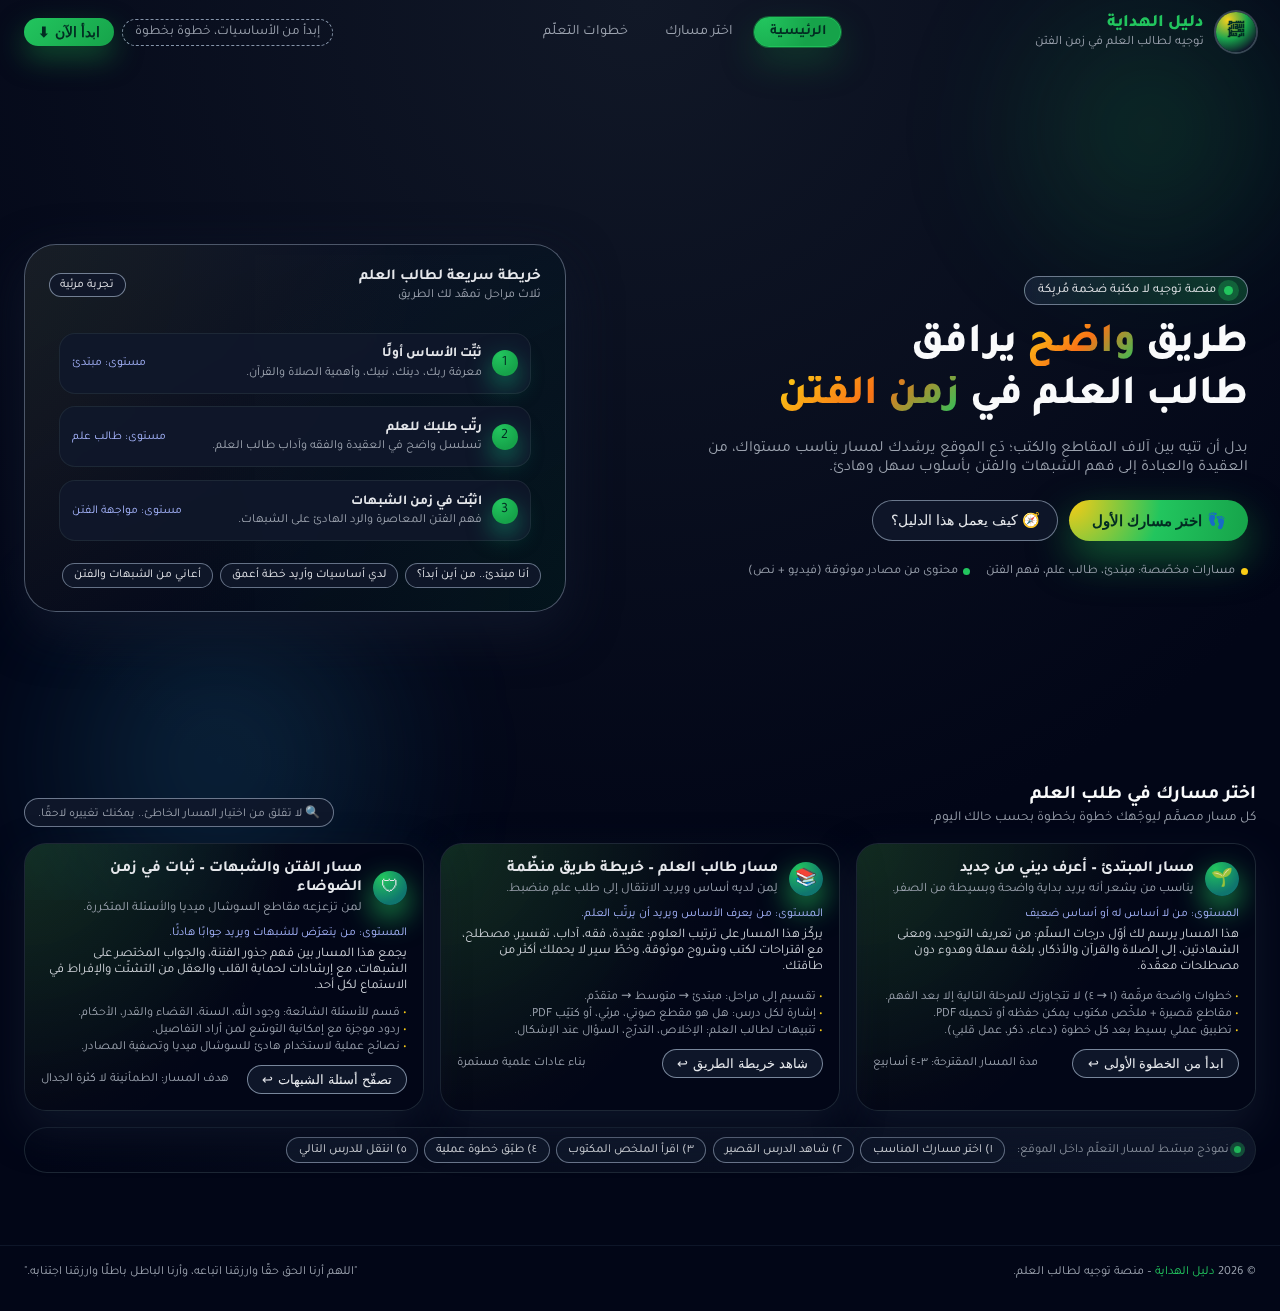
<file: Islamic/index.html>
<!DOCTYPE html>
<html lang="ar" dir="rtl">
<head>
  <meta charset="UTF-8" />
  <title>دليل الهداية – منصة توجيه طالب العلم</title>
  <meta name="viewport" content="width=device-width, initial-scale=1" />
  <link href="https://fonts.googleapis.com/css2?family=Tajawal:wght@400;500;600;700;800&display=swap" rel="stylesheet">
  <style>
    :root {
      --bg-deep: #020617;
      --bg-card: #020817;
      --bg-soft: #0b1120;
      --primary: #22c55e;
      --primary-soft: rgba(34, 197, 94, 0.18);
      --primary-strong: #16a34a;
      --accent-gold: #facc15;
      --text-main: #e5e7eb;
      --text-muted: #9ca3af;
      --border-subtle: #1f2937;
      --shadow-soft: 0 18px 50px rgba(15, 23, 42, 0.9);
      --radius-xl: 22px;
      --radius-2xl: 32px;
      --glass: rgba(15, 23, 42, 0.88);
    }

    * {
      box-sizing: border-box;
      margin: 0;
      padding: 0;
    }

    body {
      font-family: "Tajawal", system-ui, sans-serif;
      background: radial-gradient(circle at top, #111827 0, #020617 60%);
      color: var(--text-main);
      min-height: 100vh;
      overflow-x: hidden;
    }

    a {
      color: inherit;
      text-decoration: none;
    }

    /* ====== Background Ornaments ====== */
    .bg-orbit {
      position: fixed;
      inset: 0;
      pointer-events: none;
      z-index: -1;
      overflow: hidden;
    }

    .bg-orbit::before,
    .bg-orbit::after {
      content: "";
      position: absolute;
      border-radius: 999px;
      filter: blur(65px);
      opacity: 0.65;
      animation: floatSlow 26s infinite alternate ease-in-out;
    }

    .bg-orbit::before {
      width: 420px;
      height: 420px;
      background: radial-gradient(circle, rgba(34, 197, 94, 0.35), transparent 60%);
      top: -80px;
      right: -80px;
    }

    .bg-orbit::after {
      width: 520px;
      height: 520px;
      background: radial-gradient(circle, rgba(56, 189, 248, 0.3), transparent 65%);
      bottom: -120px;
      left: -40px;
      animation-delay: 2s;
    }

   /* نخلي المحتوى أعرض شوي */
.container {
  max-width: 1280px;          /* كانت 1160 */
  margin: 0 auto;
  padding: 0 1.5rem;          /* حافة أكبر شوي */
}

/* نخلي الهيرو أعلى وأعرض */
.hero {
  padding: 3rem 0 2.5rem;     /* تكبير المسافة فوق وتحت */
  display: grid;
  grid-template-columns: minmax(0, 1.4fr) minmax(0, 1.6fr); /* نعطي مساحة أكبر للبوكس اليمين */
  gap: 2.5rem;
  align-items: center;
  min-height: 80vh;           /* تقريبًا يعبي الشاشة */
}

    .nav {
      display: flex;
      align-items: center;
      justify-content: space-between;
      padding: 0.75rem 0;
      gap: 1rem;
    }

    .brand {
      display: flex;
      align-items: center;
      gap: 0.75rem;
    }

    .brand-logo {
      width: 40px;
      height: 40px;
      border-radius: 999px;
      background: radial-gradient(circle at 30% 20%, #facc15, #16a34a 45%, #0f172a 80%);
      display: flex;
      align-items: center;
      justify-content: center;
      color: #022c22;
      font-weight: 800;
      box-shadow: 0 0 0 2px rgba(148, 163, 184, 0.35);
      position: relative;
      overflow: hidden;
    }

    .brand-logo::after {
      content: "";
      position: absolute;
      inset: 0;
      background: linear-gradient(130deg, rgba(255, 255, 255, 0.4), transparent 60%);
      mix-blend-mode: soft-light;
      opacity: 0.5;
    }

    .brand-text {
      display: flex;
      flex-direction: column;
      gap: 0.1rem;
    }

    .brand-title {
      font-size: 1.1rem;
      font-weight: 800;
      letter-spacing: 0.04em;
      color: var(--primary);
    }

    .brand-sub {
      font-size: 0.8rem;
      color: var(--text-muted);
    }

    .nav-links {
      display: flex;
      gap: 0.4rem;
      align-items: center;
      font-size: 0.9rem;
    }

    .nav-links a {
      padding: 0.35rem 0.9rem;
      border-radius: 999px;
      border: 1px solid transparent;
      color: var(--text-muted);
      transition: all 0.18s ease-out;
      position: relative;
      overflow: hidden;
    }

    .nav-links a::before {
      content: "";
      position: absolute;
      inset: 0;
      background: radial-gradient(circle at top, rgba(34, 197, 94, 0.35), transparent 55%);
      opacity: 0;
      transition: opacity 0.18s ease-out;
    }

    .nav-links a span {
      position: relative;
      z-index: 1;
    }

    .nav-links a:hover {
      color: var(--text-main);
      border-color: rgba(148, 163, 184, 0.35);
      background: rgba(15, 23, 42, 0.85);
    }

    .nav-links a:hover::before {
      opacity: 1;
    }

    .nav-links a.active {
      background: radial-gradient(circle at 10% 0, #22c55e, #16a34a 60%);
      color: #022c22;
      border-color: rgba(34, 197, 94, 0.8);
      font-weight: 600;
      box-shadow: 0 0 0 1px rgba(21, 128, 61, 0.7), 0 15px 35px rgba(21, 128, 61, 0.35);
    }

    .nav-cta {
      display: flex;
      align-items: center;
      gap: 0.5rem;
      font-size: 0.85rem;
    }

    .nav-cta-pill {
      padding: 0.25rem 0.75rem;
      border-radius: 999px;
      border: 1px dashed rgba(148, 163, 184, 0.9);
      color: var(--text-muted);
    }

    .nav-cta-btn {
      padding: 0.35rem 0.9rem;
      border-radius: 999px;
      background: linear-gradient(135deg, var(--primary), var(--primary-strong));
      color: #022c22;
      border: none;
      font-weight: 600;
      cursor: pointer;
      box-shadow: 0 12px 28px rgba(21, 128, 61, 0.55);
      font-size: 0.85rem;
      display: inline-flex;
      align-items: center;
      gap: 0.3rem;
      transition: transform 0.12s ease-out, box-shadow 0.12s ease-out;
    }

    .nav-cta-btn:hover {
      transform: translateY(-1px);
      box-shadow: 0 16px 40px rgba(21, 128, 61, 0.7);
    }

    /* ====== Hero ====== */
    main {
      padding-bottom: 3rem;
    }

    .hero {
      padding: 2rem 0 1.5rem;
      display: grid;
      grid-template-columns: minmax(0, 1.7fr) minmax(0, 1.4fr);
      gap: 2rem;
      align-items: center;
    }

    .hero-left {
      position: relative;
      padding-right: 0.5rem;
    }

    .hero-pill {
      display: inline-flex;
      align-items: center;
      gap: 0.5rem;
      padding: 0.35rem 0.85rem;
      border-radius: 999px;
      border: 1px solid rgba(148, 163, 184, 0.7);
      background: radial-gradient(circle at right, rgba(34, 197, 94, 0.25), rgba(15, 23, 42, 0.9));
      font-size: 0.8rem;
      color: #e5e7eb;
      margin-bottom: 0.9rem;
      position: relative;
      overflow: hidden;
    }

    .hero-pill::after {
      content: "";
      position: absolute;
      inset: 0;
      background: linear-gradient(120deg, rgba(255, 255, 255, 0.4), transparent 55%);
      mix-blend-mode: soft-light;
      opacity: 0.5;
    }

    .hero-pill-dot {
      width: 9px;
      height: 9px;
      border-radius: 999px;
      background: var(--primary);
      box-shadow: 0 0 0 6px rgba(34, 197, 94, 0.3);
      animation: pulseDot 1.8s infinite;
    }

    .hero-title {
  font-size: 2.6rem;          /* تكبير النص */
  line-height: 1.25;
  font-weight: 800;
  margin-bottom: 1rem;
  color: #f9fafb;
}


    .hero-title span.highlight {
      background: linear-gradient(135deg, #facc15, #f97316, #22c55e);
      -webkit-background-clip: text;
      background-clip: text;
      color: transparent;
    }

    .hero-subtitle {
      font-size: 0.98rem;
      color: var(--text-muted);
      margin-bottom: 1.4rem;
      max-width: 540px;
    }

    .hero-actions {
      display: flex;
      flex-wrap: wrap;
      gap: 0.7rem;
      margin-bottom: 1.4rem;
    }

    .btn-main {
      padding: 0.7rem 1.4rem;
      border-radius: 999px;
      border: none;
      background: radial-gradient(circle at top left, #facc15, #22c55e 50%, #16a34a 100%);
      color: #022c22;
      font-weight: 700;
      font-size: 0.96rem;
      display: inline-flex;
      align-items: center;
      gap: 0.4rem;
      cursor: pointer;
      box-shadow: 0 17px 40px rgba(21, 128, 61, 0.7);
      transition: transform 0.14s ease-out, box-shadow 0.14s ease-out;
    }

    .btn-main:hover {
      transform: translateY(-2px) scale(1.01);
      box-shadow: 0 20px 45px rgba(22, 163, 74, 0.9);
    }

    .btn-ghost {
      padding: 0.7rem 1.1rem;
      border-radius: 999px;
      border: 1px solid rgba(148, 163, 184, 0.7);
      background: rgba(15, 23, 42, 0.85);
      font-weight: 500;
      color: var(--text-main);
      font-size: 0.9rem;
      display: inline-flex;
      align-items: center;
      gap: 0.4rem;
      cursor: pointer;
      transition: all 0.16s ease-out;
    }

    .btn-ghost:hover {
      border-color: rgba(209, 213, 219, 0.85);
      background: rgba(15, 23, 42, 0.95);
      transform: translateY(-1px);
    }

    .hero-meta {
      display: flex;
      flex-wrap: wrap;
      gap: 1rem;
      font-size: 0.8rem;
      color: var(--text-muted);
    }

    .hero-meta-item {
      display: flex;
      align-items: center;
      gap: 0.35rem;
    }

    .hero-meta-dot {
      width: 7px;
      height: 7px;
      border-radius: 999px;
      background: var(--accent-gold);
    }

    .hero-right {
  position: relative;
}

/* تكبير البوكس */
.hero-panel {
  background: linear-gradient(155deg, var(--glass), #020617);
  border-radius: var(--radius-2xl);
  border: 1px solid rgba(148, 163, 184, 0.5);
  box-shadow: var(--shadow-soft);
  padding: 1.4rem 1.5rem;   /* كانت 1rem */
  position: relative;
  overflow: hidden;
  min-height: 320px;        /* ارتفاع أكبر */
}


    .hero-panel::before {
      content: "";
      position: absolute;
      inset: -50%;
      background-image:
        radial-gradient(circle at 10% 20%, rgba(250, 204, 21, 0.08) 0, transparent 50%),
        radial-gradient(circle at 90% 80%, rgba(34, 197, 94, 0.12) 0, transparent 50%);
      opacity: 0.9;
      pointer-events: none;
    }

    .hero-panel-header {
      display: flex;
      align-items: center;
      justify-content: space-between;
      margin-bottom: 0.7rem;
      position: relative;
      z-index: 1;
    }

    .hero-panel-title {
      font-size: 0.95rem;
      color: #e5e7eb;
      display: flex;
      flex-direction: column;
      gap: 0.15rem;
    }

    .hero-panel-title span:first-child {
      font-weight: 700;
    }

    .hero-panel-title span:last-child {
      font-size: 0.78rem;
      color: #9ca3af;
    }

    .hero-panel-tag {
      padding: 0.25rem 0.65rem;
      border-radius: 999px;
      font-size: 0.75rem;
      border: 1px solid rgba(148, 163, 184, 0.75);
      background: rgba(15, 23, 42, 0.9);
      color: #e5e7eb;
    }

    .hero-steps {
  position: relative;
  z-index: 1;
  margin-top: 1rem;
  padding: 0.9rem 0.6rem 0.6rem;  /* تكبير المسافات الداخلية */
  display: grid;
  gap: 0.8rem;                    /* مسافة أكبر بين الخطوات */
}


    .hero-step {
      display: grid;
      grid-template-columns: auto 1fr auto;
      gap: 0.6rem;
      align-items: center;
      padding: 0.8rem 0.8rem;
      border-radius: 16px;
      background: rgba(15, 23, 42, 0.9);
      border: 1px solid rgba(31, 41, 55, 0.95);
      backdrop-filter: blur(10px);
      transform-origin: right center;
      animation: fadeInUp 0.6s ease-out backwards;
    }

    .hero-step:nth-child(1) { animation-delay: 0.1s; }
    .hero-step:nth-child(2) { animation-delay: 0.25s; }
    .hero-step:nth-child(3) { animation-delay: 0.4s; }

    .hero-step-icon {
      width: 26px;
      height: 26px;
      border-radius: 999px;
      background: radial-gradient(circle at 30% 20%, #22c55e, #16a34a 70%);
      display: flex;
      align-items: center;
      justify-content: center;
      font-size: 0.9rem;
      color: #022c22;
      box-shadow: 0 10px 25px rgba(16, 185, 129, 0.6);
    }

    .hero-step-body {
      display: flex;
      flex-direction: column;
      gap: 0.15rem;
    }

    .hero-step-body strong {
      font-size: 0.85rem;
    }

    .hero-step-body span {
      font-size: 0.78rem;
      color: #9ca3af;
    }

    .hero-step-label {
      font-size: 0.75rem;
      color: #a5b4fc;
    }

    .hero-path-quick {
      position: relative;
      z-index: 1;
      margin-top: 0.75rem;
      display: flex;
      flex-wrap: wrap;
      gap: 0.4rem;
    }

    .path-chip {
      font-size: 0.75rem;
      padding: 0.3rem 0.7rem;
      border-radius: 999px;
      border: 1px solid rgba(148, 163, 184, 0.65);
      background: rgba(15, 23, 42, 0.9);
      color: #e5e7eb;
      cursor: pointer;
      transition: all 0.16s ease-out;
    }

    .path-chip:hover {
      border-color: var(--primary);
      background: rgba(22, 163, 74, 0.08);
      transform: translateY(-1px);
    }

    /* ====== Path Cards Section ====== */
    section {
      padding: 1.5rem 0 1.75rem;
    }

    .section-heading {
      display: flex;
      justify-content: space-between;
      align-items: flex-end;
      margin-bottom: 1rem;
      gap: 1rem;
    }

    .section-title {
      display: flex;
      flex-direction: column;
      gap: 0.2rem;
    }

    .section-title h2 {
      font-size: 1.2rem;
      color: #f9fafb;
    }

    .section-title span {
      font-size: 0.85rem;
      color: var(--text-muted);
    }

    .section-badge {
      font-size: 0.75rem;
      padding: 0.35rem 0.8rem;
      border-radius: 999px;
      border: 1px solid rgba(148, 163, 184, 0.7);
      color: var(--text-muted);
      background: rgba(15, 23, 42, 0.9);
    }

    .paths-grid {
      display: grid;
      grid-template-columns: repeat(auto-fit, minmax(260px, 1fr));
      gap: 1rem;
    }

    .path-card {
      position: relative;
      background: radial-gradient(circle at 0 0, rgba(34, 197, 94, 0.16), #020617 55%);
      border-radius: var(--radius-xl);
      padding: 1rem;
      border: 1px solid rgba(31, 41, 55, 0.95);
      overflow: hidden;
      box-shadow: 0 18px 40px rgba(15, 23, 42, 0.85);
      transform: translateY(0) rotate3d(0, 0, 0, 0deg);
      transform-origin: center;
      transition: transform 0.18s ease-out, box-shadow 0.18s ease-out, border-color 0.18s ease-out;
      cursor: pointer;
    }

    .path-card::before {
      content: "";
      position: absolute;
      inset: -40%;
      background-image: radial-gradient(circle at 0 0, rgba(250, 204, 21, 0.1) 0, transparent 55%);
      opacity: 0.8;
      pointer-events: none;
    }

    .path-card:hover {
      transform: translateY(-4px) rotate3d(1, -1, 0, 6deg);
      box-shadow: 0 26px 55px rgba(15, 23, 42, 0.95);
      border-color: rgba(34, 197, 94, 0.8);
    }

    .path-card-header {
      position: relative;
      z-index: 1;
      display: flex;
      align-items: center;
      gap: 0.7rem;
      margin-bottom: 0.6rem;
    }

    .path-icon {
      width: 34px;
      height: 34px;
      border-radius: 999px;
      background: radial-gradient(circle at 30% 20%, #22c55e, #0f766e 70%);
      display: flex;
      align-items: center;
      justify-content: center;
      font-size: 1.1rem;
      box-shadow: 0 12px 30px rgba(34, 197, 94, 0.8);
    }

    .path-title {
      display: flex;
      flex-direction: column;
      gap: 0.15rem;
    }

    .path-title strong {
      font-size: 0.98rem;
    }

    .path-title span {
      font-size: 0.8rem;
      color: var(--text-muted);
    }

    .path-level {
      position: relative;
      z-index: 1;
      font-size: 0.75rem;
      color: #a5b4fc;
      margin-bottom: 0.4rem;
    }

    .path-body {
      position: relative;
      z-index: 1;
      font-size: 0.82rem;
      color: #d1d5db;
      margin-bottom: 0.7rem;
    }

    .path-bullets {
      position: relative;
      z-index: 1;
      display: flex;
      flex-direction: column;
      gap: 0.2rem;
      margin-bottom: 0.7rem;
      font-size: 0.78rem;
      color: var(--text-muted);
    }

    .path-bullets span::before {
      content: "• ";
      color: var(--accent-gold);
    }

    .path-footer {
      position: relative;
      z-index: 1;
      display: flex;
      justify-content: space-between;
      align-items: center;
      font-size: 0.78rem;
      color: var(--text-muted);
    }

    .path-cta {
      padding: 0.35rem 0.9rem;
      border-radius: 999px;
      border: 1px solid rgba(148, 163, 184, 0.8);
      background: rgba(15, 23, 42, 0.95);
      color: #e5e7eb;
      display: inline-flex;
      align-items: center;
      gap: 0.3rem;
    }

    .path-cta span.arrow {
      transform: translateY(0);
      transition: transform 0.15s ease-out;
    }

    .path-card:hover .path-cta span.arrow {
      transform: translateY(-1px) translateX(-2px);
    }

    /* ====== Steps Strip ====== */
    .steps-strip {
      margin-top: 1rem;
      background: linear-gradient(to left, rgba(15, 23, 42, 0.95), rgba(2, 6, 23, 0.99));
      border-radius: 999px;
      border: 1px solid rgba(31, 41, 55, 0.95);
      padding: 0.6rem 0.9rem;
      display: flex;
      flex-wrap: wrap;
      gap: 0.75rem;
      align-items: center;
      font-size: 0.78rem;
    }

    .steps-label {
      color: var(--text-muted);
      display: flex;
      align-items: center;
      gap: 0.3rem;
    }

    .steps-label-dot {
      width: 7px;
      height: 7px;
      border-radius: 999px;
      background: var(--primary);
      box-shadow: 0 0 0 4px rgba(34, 197, 94, 0.35);
    }

    .steps-pills {
      display: flex;
      flex-wrap: wrap;
      gap: 0.4rem;
    }

    .steps-pills span {
      padding: 0.3rem 0.7rem;
      border-radius: 999px;
      border: 1px solid rgba(148, 163, 184, 0.7);
      background: rgba(15, 23, 42, 0.95);
      color: #e5e7eb;
    }

    /* ====== Modal (Path Details Preview) ====== */
    .modal-backdrop {
      position: fixed;
      inset: 0;
      background: rgba(15, 23, 42, 0.85);
      display: none;
      align-items: center;
      justify-content: center;
      z-index: 50;
      padding: 1rem;
      backdrop-filter: blur(8px);
    }

    .modal-backdrop.visible {
      display: flex;
      animation: fadeIn 0.2s ease-out;
    }

    .modal {
      max-width: 520px;
      width: 100%;
      background: linear-gradient(140deg, #020617, #020817);
      border-radius: 20px;
      border: 1px solid rgba(148, 163, 184, 0.6);
      padding: 1rem 1.1rem;
      box-shadow: 0 25px 70px rgba(15, 23, 42, 0.95);
      position: relative;
      overflow: hidden;
    }

    .modal::before {
      content: "";
      position: absolute;
      inset: -40%;
      background-image:
        radial-gradient(circle at 0 0, rgba(250, 204, 21, 0.12) 0, transparent 50%),
        radial-gradient(circle at 100% 100%, rgba(34, 197, 94, 0.18) 0, transparent 55%);
      opacity: 0.9;
    }

    .modal-content {
      position: relative;
      z-index: 1;
    }

    .modal-header {
      display: flex;
      align-items: center;
      justify-content: space-between;
      margin-bottom: 0.75rem;
      gap: 0.75rem;
    }

    .modal-title-group {
      display: flex;
      flex-direction: column;
      gap: 0.2rem;
    }

    .modal-title-group h3 {
      font-size: 1rem;
      color: #f9fafb;
    }

    .modal-title-group span {
      font-size: 0.8rem;
      color: var(--text-muted);
    }

    .modal-close {
      border-radius: 999px;
      border: 1px solid rgba(148, 163, 184, 0.75);
      width: 28px;
      height: 28px;
      display: flex;
      align-items: center;
      justify-content: center;
      font-size: 1.1rem;
      cursor: pointer;
      background: rgba(15, 23, 42, 0.9);
      color: var(--text-muted);
      transition: all 0.16s ease-out;
    }

    .modal-close:hover {
      background: rgba(15, 23, 42, 1);
      color: #e5e7eb;
    }

    .modal-body {
      font-size: 0.86rem;
      color: #e5e7eb;
      display: grid;
      gap: 0.5rem;
    }

    .modal-body strong {
      color: var(--accent-gold);
    }

    .modal-bullets {
      font-size: 0.8rem;
      color: var(--text-muted);
      display: grid;
      gap: 0.2rem;
      margin-top: 0.35rem;
    }

    .modal-bullets span::before {
      content: "• ";
      color: var(--primary);
    }

    .modal-footer {
      margin-top: 0.8rem;
      display: flex;
      justify-content: space-between;
      align-items: center;
      font-size: 0.8rem;
      color: var(--text-muted);
      flex-wrap: wrap;
      gap: 0.4rem;
    }

    .modal-btn-main {
      padding: 0.55rem 1.1rem;
      border-radius: 999px;
      border: none;
      background: radial-gradient(circle at top left, #facc15, #22c55e 60%, #16a34a 100%);
      color: #022c22;
      font-weight: 700;
      font-size: 0.85rem;
      display: inline-flex;
      align-items: center;
      gap: 0.3rem;
      cursor: pointer;
    }

    /* ====== Footer ====== */
    footer {
      padding: 1.2rem 0 2rem;
      border-top: 1px solid rgba(15, 23, 42, 0.95);
      margin-top: 1.5rem;
    }

    .footer-inner {
      display: flex;
      flex-wrap: wrap;
      justify-content: space-between;
      align-items: center;
      gap: 0.75rem;
      font-size: 0.78rem;
      color: var(--text-muted);
    }

    .footer-inner span.highlight {
      color: var(--primary);
    }

    /* ====== Animations ====== */
    @keyframes pulseDot {
      0% { transform: scale(1); box-shadow: 0 0 0 4px rgba(34, 197, 94, 0.4); }
      50% { transform: scale(1.12); box-shadow: 0 0 0 7px rgba(34, 197, 94, 0); }
      100% { transform: scale(1); box-shadow: 0 0 0 4px rgba(34, 197, 94, 0.4); }
    }

    @keyframes fadeInUp {
      from {
        opacity: 0;
        transform: translateY(12px) scale(0.98);
      }
      to {
        opacity: 1;
        transform: translateY(0) scale(1);
      }
    }

    @keyframes floatSlow {
      0% { transform: translate3d(0, 0, 0); }
      100% { transform: translate3d(24px, -18px, 0); }
    }

    @keyframes fadeIn {
      from { opacity: 0; transform: scale(0.97); }
      to { opacity: 1; transform: scale(1); }
    }

    /* ====== Responsive ====== */
    @media (max-width: 900px) {
      .hero {
        grid-template-columns: minmax(0, 1fr);
      }
      .hero-right {
  position: relative;
  transform: scale(1.03);   /* تكبير بسيط */
  transform-origin: center;
}

    }

    @media (max-width: 640px) {
      .nav {
        flex-wrap: wrap;
      }
      .nav-links {
        display: none;
      }
      .hero-title {
        font-size: 1.7rem;
      }
      .steps-strip {
        border-radius: 18px;
      }
    }
  </style>
</head>
<body>
  <div class="bg-orbit"></div>

  <header>
    <div class="container">
      <nav class="nav">
        <div class="brand">
          <div class="brand-logo">
            ﷽
          </div>
          <div class="brand-text">
            <span class="brand-title">دليل الهداية</span>
            <span class="brand-sub">توجيه لطالب العلم في زمن الفتن</span>
          </div>
        </div>

        <div class="nav-links">
          <a href="#hero" class="active"><span>الرئيسية</span></a>
          <a href="#paths"><span>اختر مسارك</span></a>
          <a href="#steps"><span>خطوات التعلّم</span></a>
        </div>

        <div class="nav-cta">
          <div class="nav-cta-pill">
            إبدأ من الأساسيات، خطوة بخطوة
          </div>
          <button class="nav-cta-btn" data-scroll-to="#paths">
            ابدأ الآن
            <span>⬇</span>
          </button>
        </div>
      </nav>
    </div>
  </header>

  <main>
    <!-- Hero -->
    <section id="hero" class="container">
      <div class="hero">
        <div class="hero-left">
          <div class="hero-pill">
            <div class="hero-pill-dot"></div>
            <span>منصة توجيه لا مكتبة ضخمة مُربِكة</span>
          </div>
          <h1 class="hero-title">
            طريق <span class="highlight">واضح</span> يرافق
            <br />
            طالب العلم في <span class="highlight">زمن الفتن</span>
          </h1>
          <p class="hero-subtitle">
            بدل أن تتيه بين آلاف المقاطع والكتب؛ دَع الموقع يرشدك لمسار يناسب مستواك،
            من العقيدة والعبادة إلى فهم الشبهات والفتن بأسلوب سهل وهادئ.
          </p>

          <div class="hero-actions">
            <button class="btn-main" data-scroll-to="#paths">
              👣 اختر مسارك الأول
            </button>
            <button class="btn-ghost" data-scroll-to="#steps">
              🧭 كيف يعمل هذا الدليل؟
            </button>
          </div>

          <div class="hero-meta">
            <div class="hero-meta-item">
              <div class="hero-meta-dot"></div>
              <span>مسارات مخصّصة: مبتدئ، طالب علم، فهم الفتن</span>
            </div>
            <div class="hero-meta-item">
              <div class="hero-meta-dot" style="background: #22c55e;"></div>
              <span>محتوى من مصادر موثوقة (فيديو + نص)</span>
            </div>
          </div>
        </div>

        <div class="hero-right">
          <div class="hero-panel">
            <div class="hero-panel-header">
              <div class="hero-panel-title">
                <span>خريطة سريعة لطالب العلم</span>
                <span>ثلاث مراحل تمهّد لك الطريق</span>
              </div>
              <div class="hero-panel-tag">تجربة مرئية</div>
            </div>

            <div class="hero-steps">
              <div class="hero-step">
                <div class="hero-step-icon">1</div>
                <div class="hero-step-body">
                  <strong>ثبِّت الأساس أولًا</strong>
                  <span>معرفة ربك، دينك، نبيك، وأهمية الصلاة والقرآن.</span>
                </div>
                <div class="hero-step-label">مستوى: مبتدئ</div>
              </div>

              <div class="hero-step">
                <div class="hero-step-icon">2</div>
                <div class="hero-step-body">
                  <strong>رتّب طلبك للعلم</strong>
                  <span>تسلسل واضح في العقيدة والفقه وآداب طالب العلم.</span>
                </div>
                <div class="hero-step-label">مستوى: طالب علم</div>
              </div>

              <div class="hero-step">
                <div class="hero-step-icon">3</div>
                <div class="hero-step-body">
                  <strong>اثبُت في زمن الشبهات</strong>
                  <span>فهم الفتن المعاصرة والرد الهادئ على الشبهات.</span>
                </div>
                <div class="hero-step-label">مستوى: مواجهة الفتن</div>
              </div>
            </div>

            <div class="hero-path-quick">
              <div class="path-chip" data-path="beginner">أنا مبتدئ.. من أين أبدأ؟</div>
              <div class="path-chip" data-path="student">لدي أساسيات وأريد خطة أعمق</div>
              <div class="path-chip" data-path="fitan">أعاني من الشبهات والفتن</div>
            </div>
          </div>
        </div>
      </div>
    </section>

    <!-- Paths -->
    <section id="paths" class="container">
      <div class="section-heading">
        <div class="section-title">
          <h2>اختر مسارك في طلب العلم</h2>
          <span>كل مسار مصمَّم ليوجّهك خطوة بخطوة بحسب حالك اليوم.</span>
        </div>
        <div class="section-badge">
          🔍 لا تقلق من اختيار المسار الخاطئ.. يمكنك تغييره لاحقًا.
        </div>
      </div>

      <div class="paths-grid">
        <!-- Beginner Path -->
        <article class="path-card" data-path="beginner">
          <div class="path-card-header">
            <div class="path-icon">🌱</div>
            <div class="path-title">
              <strong>مسار المبتدئ – أعرف ديني من جديد</strong>
              <span>يناسب من يشعر أنه يريد بداية واضحة وبسيطة من الصفر.</span>
            </div>
          </div>
          <div class="path-level">المستوى: من لا أساس له أو أساس ضعيف</div>
          <p class="path-body">
            هذا المسار يرسم لك أوّل درجات السلّم: من تعريف التوحيد، ومعنى الشهادتين،
            إلى الصلاة والقرآن والأذكار، بلغة سهلة وهدوء دون مصطلحات معقّدة.
          </p>
          <div class="path-bullets">
            <span>خطوات واضحة مرقّمة (١ → ٤) لا تتجاوزك للمرحلة التالية إلا بعد الفهم.</span>
            <span>مقاطع قصيرة + ملخّص مكتوب يمكن حفظه أو تحميله PDF.</span>
            <span>تطبيق عملي بسيط بعد كل خطوة (دعاء، ذكر، عمل قلبي).</span>
          </div>
          <div class="path-footer">
            <button class="path-cta">
                
              ابدأ من الخطوة الأولى
              <span class="arrow">↩</span>
            </button>
            <span>مدة المسار المقترحة: ٣–٤ أسابيع</span>
          </div>
        </article>

        <!-- Student Path -->
        <article class="path-card" data-path="student">
          <div class="path-card-header">
            <div class="path-icon">📚</div>
            <div class="path-title">
              <strong>مسار طالب العلم – خريطة طريق منظّمة</strong>
              <span>لِمن لديه أساس ويريد الانتقال إلى طلب علمٍ منضبط.</span>
            </div>
          </div>
          <div class="path-level">المستوى: من يعرف الأساس ويريد أن يرتّب العلم.</div>
          <p class="path-body">
            يركّز هذا المسار على ترتيب العلوم: عقيدة، فقه، آداب، تفسير، مصطلح،
            مع اقتراحات لكتب وشروح موثوقة، وخطّ سير لا يحملك أكثر من طاقتك.
          </p>
          <div class="path-bullets">
            <span>تقسيم إلى مراحل: مبتدئ → متوسط → متقدّم.</span>
            <span>إشارة لكل درس: هل هو مقطع صوتي، مرئي، أو كتيّب PDF.</span>
            <span>تنبيهات لطالب العلم: الإخلاص، التدرّج، السؤال عند الإشكال.</span>
          </div>
          <div class="path-footer">
            <button class="path-cta">
              شاهد خريطة الطريق
              <span class="arrow">↩</span>
            </button>
            <span>بناء عادات علمية مستمرة</span>
          </div>
        </article>

        <!-- Fitan / Doubts Path -->
        <article class="path-card" data-path="fitan">
          <div class="path-card-header">
            <div class="path-icon">🛡</div>
            <div class="path-title">
              <strong>مسار الفتن والشبهات – ثبات في زمن الضوضاء</strong>
              <span>لمن تزعزعه مقاطع السوشال ميديا والأسئلة المتكررة.</span>
            </div>
          </div>
          <div class="path-level">المستوى: من يتعرّض للشبهات ويريد جوابًا هادئًا.</div>
          <p class="path-body">
            يجمع هذا المسار بين فهم جذور الفتنة، والجواب المختصر على الشبهات،
            مع إرشادات لحماية القلب والعقل من التشتّت والإفراط في الاستماع لكل أحد.
          </p>
          <div class="path-bullets">
            <span>قسم للأسئلة الشائعة: وجود الله، السنة، القضاء والقدر، الأحكام.</span>
            <span>ردود موجزة مع إمكانية التوسّع لمن أراد التفاصيل.</span>
            <span>نصائح عملية لاستخدام هادئ للسوشال ميديا وتصفية المصادر.</span>
          </div>
          <div class="path-footer">
            <button class="path-cta">
              تصفّح أسئلة الشبهات
              <span class="arrow">↩</span>
            </button>
            <span>هدف المسار: الطمأنينة لا كثرة الجدال</span>
          </div>
        </article>
      </div>

      <div id="steps" class="steps-strip">
        <div class="steps-label">
          <div class="steps-label-dot"></div>
          <span>نموذج مبسّط لمسار التعلّم داخل الموقع:</span>
        </div>
        <div class="steps-pills">
          <span>١) اختر مسارك المناسب</span>
          <span>٢) شاهد الدرس القصير</span>
          <span>٣) اقرأ الملخص المكتوب</span>
          <span>٤) طبّق خطوة عملية</span>
          <span>٥) انتقل للدرس التالي</span>
        </div>
      </div>
    </section>
  </main>

  <!-- Modal -->
  <div class="modal-backdrop" id="modalBackdrop" aria-hidden="true">
    <div class="modal">
      <div class="modal-content">
        <div class="modal-header">
          <div class="modal-title-group">
            <h3 id="modalTitle">عنوان المسار</h3>
            <span id="modalSubtitle">وصف مختصر للمسار.</span>
          </div>
          <button class="modal-close" id="modalCloseBtn" aria-label="إغلاق">
            ×
          </button>
        </div>
        <div class="modal-body">
          <p id="modalIntro">
            هنا شرح عام لما يقدّمه هذا المسار، يمكن تخصيصه لكل نوع.
          </p>
          <div class="modal-bullets" id="modalBullets">
            <!-- Filled by JS -->
          </div>
        </div>
        <div class="modal-footer">
          <span id="modalHint">يمكنك لاحقًا تخصيص هذه الصفحة لعرض الدروس الفعلية.</span>
          <button class="modal-btn-main" id="modalCTA">
            انتقل للصفحة التفصيلية
            <span>↩</span>
          </button>
        </div>
      </div>
    </div>
  </div>

  <footer>
    <div class="container footer-inner">
      <div>
        &copy; <span id="year"></span> <span class="highlight">دليل الهداية</span> – منصة توجيه لطالب العلم.
      </div>
      <div>
        "اللهم أرنا الحق حقًا وارزقنا اتباعه، وأرنا الباطل باطلًا وارزقنا اجتنابه."
      </div>
    </div>
  </footer>

  <script>
    // Year
    document.getElementById("year").textContent = new Date().getFullYear();

    // Smooth scroll
    document.querySelectorAll("[data-scroll-to]").forEach(btn => {
      btn.addEventListener("click", () => {
        const target = btn.getAttribute("data-scroll-to");
        const el = document.querySelector(target);
        if (el) {
          window.scrollTo({
            top: el.getBoundingClientRect().top + window.scrollY - 80,
            behavior: "smooth"
          });
        }
      });
    });

    // Modal data
    const pathDetails = {
      beginner: {
        title: "مسار المبتدئ – بداية صحيحة بلا تعقيد",
        subtitle: "خُطوات هادئة لمن يريد أن يعرف دينه من جديد.",
        intro:
          "إن كنت تشعر أنك تريد أن تبدأ من جديد، دون ضغط أو مصطلحات، فهذا المسار يمسك بيدك من أول تعريف التوحيد ومعنى الشهادتين، إلى الصلاة والقرآن والأذكار، بلغة سهلة ومحتوى قصير.",
        bullets: [
          "مقاطع قصيرة تشرح الأساسيات مع أمثلة يومية قريبة من الواقع.",
          "ملفّات مكتوبة يمكنك تحميلها أو طباعتها للمراجعة.",
          "أسئلة بسيطة بعد كل خطوة لتثبيت الفهم، دون امتحانات مرهقة.",
          "اقتراحات عملية صغيرة بعد كل درس (ذكر، دعاء، موقف تعبّدي).",
        ],
        hint:
          "يمكنك لاحقًا ربط هذا المسار بقائمة دروس من يوتيوب أو ملفات PDF للمبتدئين."
      },
      student: {
        title: "مسار طالب العلم – خريطة طريق منظّمة",
        subtitle: "ترتيب ما تعرفه إلى مشروع طلب علم مستمر.",
        intro:
          "إن كان لديك أساس جيد في الدين وتريد الانتقال لطلب العلم بشكل منضبط، فهذا المسار يقترح لك ترتيبًا للعلوم والكتب والشروح، مع تدرّج لا يرهقك ويُراعي واقعك اليومي.",
        bullets: [
          "تقسيم واضح إلى مراحل: مبتدئ، متوسط، متقدّم.",
          "ترشيح كتب وشروح موثوقة مع الإشارة لمستوى كل مادة.",
          "تنبيهات لطالب العلم: الإخلاص، الصبر، عدم الاستعجال، وعدم التشتّت.",
          "إمكانية ربط كل مرحلة بقائمة تشغيل (Playlist) في يوتيوب أو سلاسل صوتية."
        ],
        hint:
          "يمكنك بناء صفحات فرعية لكل مرحلة وربطها بمواد علمية حقيقية لاحقًا."
      },
      fitan: {
        title: "مسار الفتن والشبهات – ثبات وطمأنينة",
        subtitle: "لفهم الشبهات قبل الرد عليها، وحماية القلب من الاضطراب.",
        intro:
          "هذا المسار لا يكتفي بالرد على الأسئلة، بل يساعدك على فهم جذور الشبهة، وكيف تحمي قلبك وعقلك من التشتّت بكثرة ما تسمع وتشاهد في السوشال ميديا.",
        bullets: [
          "قسم خاص لأكثر الشبهات انتشارًا مع ملخّص جواب في أسطر معدودة.",
          "روابط لمقاطع مطوّلة لمن أراد التفصيل بعد فهم الملخّص.",
          "إرشادات عملية لضبط استهلاك المحتوى وعدم تتبّع كل شبهة جديدة.",
          "تنبيه إلى آداب الحوار وعدم الانجرار للجدال العقيم في التعليقات."
        ],
        hint:
          "يمكنك لاحقًا ربط كل شبهة بمقال تفصيلي أو سلسلة مرئية من قناة موثوقة."
      }
    };

    const modalBackdrop = document.getElementById("modalBackdrop");
    const modalTitle = document.getElementById("modalTitle");
    const modalSubtitle = document.getElementById("modalSubtitle");
    const modalIntro = document.getElementById("modalIntro");
    const modalBullets = document.getElementById("modalBullets");
    const modalHint = document.getElementById("modalHint");
    const modalCTA = document.getElementById("modalCTA");
    const modalCloseBtn = document.getElementById("modalCloseBtn");

    function openModal(pathKey) {
      const data = pathDetails[pathKey];
      if (!data) return;

      modalTitle.textContent = data.title;
      modalSubtitle.textContent = data.subtitle;
      modalIntro.textContent = data.intro;
      modalHint.textContent = data.hint;
      modalBullets.innerHTML = "";
      data.bullets.forEach(text => {
        const span = document.createElement("span");
        span.textContent = text;
        modalBullets.appendChild(span);
      });

        modalCTA.onclick = () => {
    // توجيه بحسب المسار المختار
    if (pathKey === "beginner") {
      window.location.href = "beginner-path.html";   // صفحة مسار المبتدئ
    } else if (pathKey === "student") {
      // لما تعمل صفحة طالب العلم لاحقًا خليه يروح عليها
      // window.location.href = "student-path.html";
      modalBackdrop.classList.remove("visible"); // مؤقتًا بس يسكر
    } else if (pathKey === "fitan") {
      // نفس الفكرة لمسار الفتن لما تنشئه
      // window.location.href = "fitan-path.html";
      modalBackdrop.classList.remove("visible");
    } else {
      modalBackdrop.classList.remove("visible");
    }
  };


      modalBackdrop.classList.add("visible");
      modalBackdrop.setAttribute("aria-hidden", "false");
    }

    document.querySelectorAll(".path-card, .path-chip").forEach(el => {
      el.addEventListener("click", () => {
        const key = el.getAttribute("data-path");
        openModal(key);
      });
    });

    function closeModal() {
      modalBackdrop.classList.remove("visible");
      modalBackdrop.setAttribute("aria-hidden", "true");
    }

    modalCloseBtn.addEventListener("click", closeModal);
    modalBackdrop.addEventListener("click", (e) => {
      if (e.target === modalBackdrop) closeModal();
    });

    document.addEventListener("keydown", (e) => {
      if (e.key === "Escape" && modalBackdrop.classList.contains("visible")) {
        closeModal();
      }
    });
  </script>
</body>
</html>
</file>
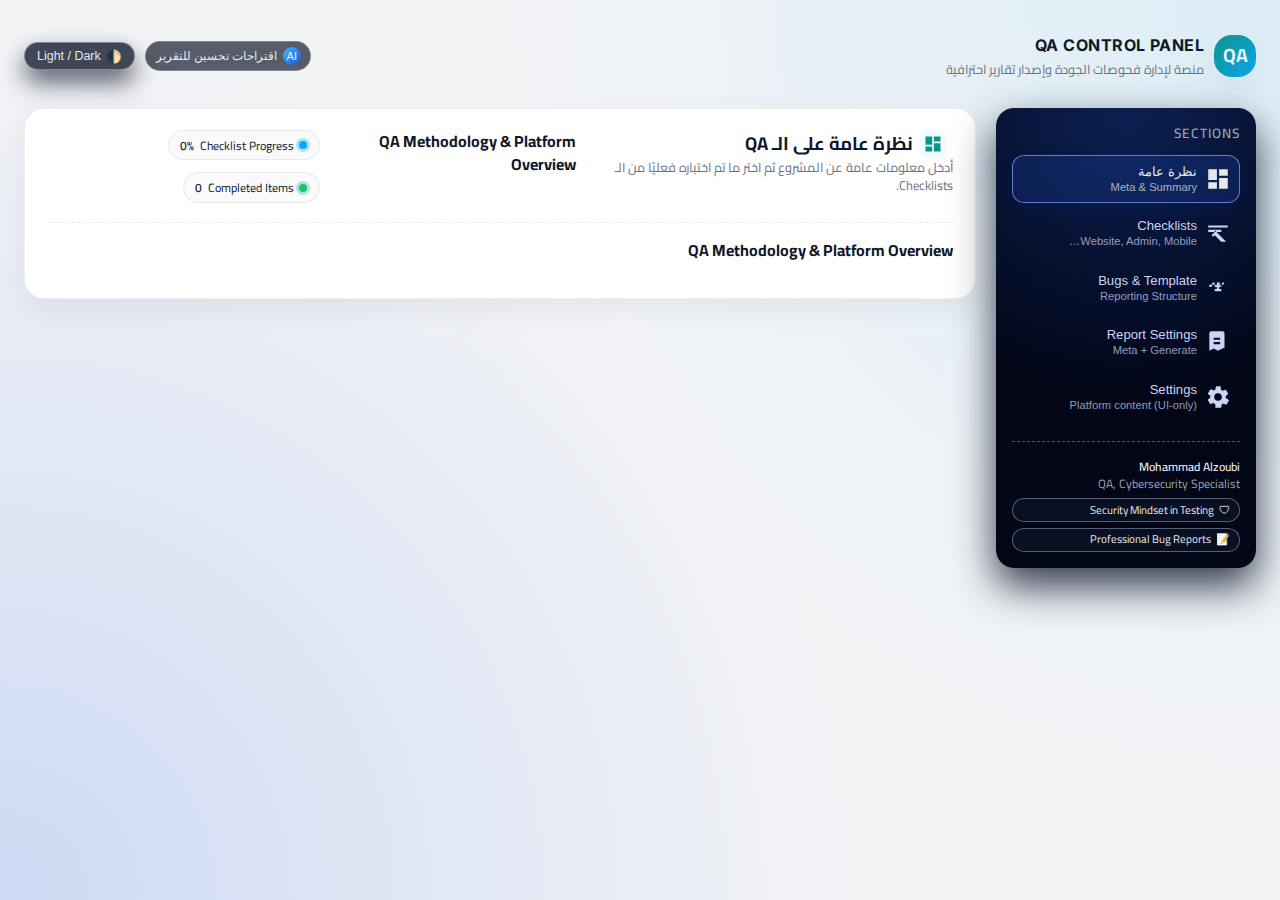
<file: QA 4/index.html>
<!DOCTYPE html>
<html lang="ar" dir="rtl">
<head>
  <meta charset="UTF-8" />
  <title>QA Report – Mohammad Alzoubi</title>
  <meta name="viewport" content="width=device-width, initial-scale=1" />
  <style>
    :root {
      --bg: #f3f4f6;
      --white: #ffffff;
      --primary: #2563eb;
      --primary-soft: #eff6ff;
      --accent: #0ea5e9;
      --dark: #0f172a;
      --muted: #6b7280;
      --border: #e5e7eb;
      --danger: #ef4444;
      --success: #16a34a;
      --warning: #f59e0b;
      --shadow-soft: 0 10px 30px rgba(15, 23, 42, 0.08);
      --shadow-strong: 0 18px 45px rgba(15, 23, 42, 0.16);
      --radius-lg: 18px;
      --radius-xl: 24px;
      --radius-pill: 999px;
      --chip-bg: rgba(37, 99, 235, 0.08);
      --chip-border: rgba(37, 99, 235, 0.22);
      --scrollbar-bg: rgba(148, 163, 184, 0.35);
      --scrollbar-thumb: rgba(37, 99, 235, 0.8);
    }

    body.theme-dark {
      --bg: #020617;
      --white: #020617;
      --primary: #60a5fa;
      --primary-soft: rgba(37, 99, 235, 0.12);
      --accent: #38bdf8;
      --dark: #e5e7eb;
      --muted: #9ca3af;
      --border: #1f2933;
      --danger: #f97373;
      --success: #22c55e;
      --warning: #fbbf24;
      --shadow-soft: 0 10px 30px rgba(15, 23, 42, 0.85);
      --shadow-strong: 0 18px 45px rgba(15, 23, 42, 0.96);
      --chip-bg: rgba(37, 99, 235, 0.18);
      --chip-border: rgba(129, 140, 248, 0.5);
      --scrollbar-bg: rgba(30, 64, 175, 0.6);
      --scrollbar-thumb: rgba(56, 189, 248, 0.9);
    }

    * {
      box-sizing: border-box;
    }

    body {
      margin: 0;
      padding: 0;
      font-family: system-ui, -apple-system, BlinkMacSystemFont, "Segoe UI",
        sans-serif;
      background: radial-gradient(
          circle at top right,
          rgba(56, 189, 248, 0.12),
          transparent 50%
        ),
        radial-gradient(
          circle at bottom left,
          rgba(37, 99, 235, 0.18),
          transparent 55%
        ),
        var(--bg);
      color: var(--dark);
    }

    /* Custom Scrollbar */
    ::-webkit-scrollbar {
      width: 10px;
      height: 10px;
    }
    ::-webkit-scrollbar-track {
      background: transparent;
    }
    ::-webkit-scrollbar-thumb {
      background: var(--scrollbar-thumb);
      border-radius: 999px;
    }
    ::-webkit-scrollbar-thumb:hover {
      background: rgba(37, 99, 235, 1);
    }

    .app-shell {
      min-height: 100vh;
      display: flex;
      flex-direction: column;
      padding: 1.5rem;
      gap: 1.25rem;
      max-width: 1300px;
      margin: 0 auto;
    }

    @media (max-width: 768px) {
      .app-shell {
        padding: 1rem;
      }
    }

    /* Top bar */
    .top-bar {
      display: flex;
      align-items: center;
      justify-content: space-between;
      gap: 1rem;
    }

    .logo {
      display: flex;
      align-items: center;
      gap: 0.6rem;
    }

    .logo-badge {
      width: 42px;
      height: 42px;
      border-radius: 18px;
      background: linear-gradient(135deg, #1d4ed8, #38bdf8);
      box-shadow: 0 12px 30px rgba(37, 99, 235, 0.6);
      display: inline-flex;
      align-items: center;
      justify-content: center;
      color: #e5f2ff;
      font-size: 1.2rem;
    }

    .logo-text {
      display: flex;
      flex-direction: column;
      gap: 0.2rem;
    }

    .logo-text .title {
      font-weight: 800;
      letter-spacing: 0.03em;
      font-size: 1rem;
      text-transform: uppercase;
      color: var(--dark);
    }

    .logo-text .subtitle {
      font-size: 0.8rem;
      color: var(--muted);
    }

    body.theme-dark .logo-text .title {
      color: #e5e7eb;
    }

    .top-actions {
      display: flex;
      align-items: center;
      gap: 0.5rem;
    }

    .chip-btn {
      background: rgba(15, 23, 42, 0.7);
      color: #e2e8f0;
      border-radius: 999px;
      border: 1px solid rgba(148, 163, 184, 0.6);
      padding: 0.3rem 0.6rem;
      font-size: 0.75rem;
      cursor: pointer;
      text-align: right;
      display: flex;
      align-items: center;
      gap: 0.35rem;
      transition: 0.15s;
    }

    .chip-btn:hover {
      background: rgba(15, 23, 42, 0.9);
    }

    .chip-btn span.circle {
      width: 18px;
      height: 18px;
      border-radius: 999px;
      display: inline-flex;
      align-items: center;
      justify-content: center;
      font-size: 0.7rem;
      background: linear-gradient(135deg, #38bdf8, #1d4ed8);
      color: #e5f2ff;
    }

    .theme-toggle {
      border-radius: 999px;
      border: 1px solid rgba(148, 163, 184, 0.7);
      padding: 0.35rem 0.75rem;
      background: rgba(15, 23, 42, 0.8);
      color: #e5e7eb;
      display: inline-flex;
      align-items: center;
      gap: 0.35rem;
      cursor: pointer;
      font-size: 0.78rem;
      box-shadow: 0 12px 25px rgba(15, 23, 42, 0.7);
      transition: 0.15s ease;
    }

    .theme-toggle:hover {
      transform: translateY(-1px);
      box-shadow: 0 16px 32px rgba(15, 23, 42, 0.9);
    }

    /* Layout */
    .grid {
      display: grid;
      grid-template-columns: 260px 1fr;
      gap: 1.25rem;
      align-items: flex-start;
    }

    @media (max-width: 900px) {
      .grid {
        grid-template-columns: 1fr;
      }
    }

    /* Sidebar */
    .sidebar {
      background: radial-gradient(
          circle at top,
          rgba(37, 99, 235, 0.28),
          transparent 60%
        ),
        linear-gradient(145deg, #020617, #020617 55%, #020617);
      border-radius: 24px;
      padding: 1.1rem;
      color: #e5e7eb;
      box-shadow: 0 18px 40px rgba(15, 23, 42, 0.85);
      position: sticky;
      top: 1rem;
    }

    .sidebar .section-title {
      font-size: 0.85rem;
      font-weight: 600;
      letter-spacing: 0.08em;
      text-transform: uppercase;
      color: #9ca3af;
      margin-bottom: 0.7rem;
    }

    .nav {
      display: flex;
      flex-direction: column;
      gap: 0.4rem;
    }

    .nav-btn {
      border-radius: 999px;
      padding: 0.5rem 0.75rem;
      border: 1px solid transparent;
      background: transparent;
      color: #cbd5f5;
      display: flex;
      align-items: center;
      gap: 0.5rem;
      cursor: pointer;
      font-size: 0.82rem;
      transition: 0.15s;
      text-align: right;
    }

    .nav-btn span.icon {
      width: 26px;
      height: 26px;
      border-radius: 999px;
      display: inline-flex;
      align-items: center;
      justify-content: center;
      background: rgba(15, 23, 42, 0.7);
      font-size: 1rem;
    }

    .nav-btn span.label {
      flex: 1;
    }

    .nav-btn small {
      font-size: 0.7rem;
      opacity: 0.7;
    }

    .nav-btn:hover {
      background: rgba(15, 23, 42, 0.6);
    }

    .nav-btn.active {
      background: rgba(37, 99, 235, 0.16);
      border-color: rgba(129, 140, 248, 0.8);
      box-shadow: 0 0 0 1px rgba(129, 140, 248, 0.7);
      color: #e5e7eb;
    }

    .sidebar-footer {
      margin-top: 1.25rem;
      padding-top: 1rem;
      border-top: 1px dashed rgba(148, 163, 184, 0.5);
      font-size: 0.75rem;
      color: #9ca3af;
      display: flex;
      flex-direction: column;
      gap: 0.35rem;
    }

    .sidebar-footer strong {
      color: #e5e7eb;
      font-weight: 600;
    }

    .sidebar-footer .tag {
      display: inline-flex;
      align-items: center;
      gap: 0.3rem;
      padding: 0.18rem 0.55rem;
      border-radius: 999px;
      border: 1px solid rgba(148, 163, 184, 0.55);
      font-size: 0.7rem;
      color: #e5e7eb;
      background: rgba(15, 23, 42, 0.6);
    }

    /* Main content */
    .main-content {
      display: flex;
      flex-direction: column;
      gap: 1rem;
    }

    .section {
      background: var(--white);
      border-radius: 24px;
      padding: 1.3rem 1.4rem 1.4rem;
      box-shadow: var(--shadow-soft);
      border: 1px solid rgba(148, 163, 184, 0.18);
      display: none;
    }

    .section-active {
      display: block;
    }

    body.theme-dark .section {
      border-color: rgba(148, 163, 184, 0.25);
    }

    .section-header {
      display: flex;
      justify-content: space-between;
      align-items: flex-start;
      gap: 1rem;
      margin-bottom: 0.85rem;
    }

    .section-header h1 {
      margin: 0;
      font-size: 1.15rem;
      display: flex;
      align-items: center;
      gap: 0.35rem;
      color: var(--dark);
    }

    .section-header h1 span.icon {
      width: 26px;
      height: 26px;
      border-radius: 999px;
      display: inline-flex;
      align-items: center;
      justify-content: center;
      font-size: 1.1rem;
      background: var(--primary-soft);
      color: var(--primary);
    }

    .section-header .subtitle {
      margin: 0;
      color: var(--muted);
      font-size: 0.8rem;
    }

    body.theme-dark .section-header .subtitle {
      color: #9ca3af;
    }

    .section-tools {
      display: flex;
      justify-content: space-between;
      align-items: center;
      gap: 0.5rem;
      flex-wrap: wrap;
    }

    .metrics {
      display: flex;
      gap: 0.75rem;
      flex-wrap: wrap;
    }

    .metric-pill {
      border-radius: 999px;
      padding: 0.35rem 0.7rem;
      border: 1px solid var(--border);
      font-size: 0.75rem;
      display: inline-flex;
      align-items: center;
      gap: 0.35rem;
      background: rgba(15, 23, 42, 0.02);
    }

    body.theme-dark .metric-pill {
      background: rgba(15, 23, 42, 0.7);
      border-color: rgba(148, 163, 184, 0.5);
      color: #e5e7eb;
    }

    .metric-pill span.dot {
      width: 8px;
      height: 8px;
      border-radius: 999px;
      background: var(--accent);
      box-shadow: 0 0 0 3px rgba(56, 189, 248, 0.4);
    }

    .metric-pill span.value {
      font-weight: 600;
    }

    /* Buttons */
    .btn {
      border-radius: 999px;
      border: 1px solid transparent;
      padding: 0.45rem 0.9rem;
      font-size: 0.78rem;
      cursor: pointer;
      display: inline-flex;
      align-items: center;
      gap: 0.35rem;
      transition: 0.15s;
      white-space: nowrap;
    }

    .btn-primary {
      background: linear-gradient(135deg, #2563eb, #1d4ed8);
      color: #e5f2ff;
      box-shadow: 0 15px 35px rgba(37, 99, 235, 0.55);
    }

    .btn-primary:hover {
      transform: translateY(-1px);
      box-shadow: var(--shadow-strong);
    }

    .btn-outline {
      background: transparent;
      border-color: var(--border);
      color: var(--dark);
    }

    body.theme-dark .btn-outline {
      color: #e5e7eb;
      border-color: rgba(148, 163, 184, 0.6);
      background: rgba(15, 23, 42, 0.7);
    }

    .btn-outline:hover {
      border-color: var(--primary);
    }

    /* Meta grid */
    .meta-grid {
      display: grid;
      grid-template-columns: repeat(auto-fit, minmax(190px, 1fr));
      gap: 0.75rem;
      margin-top: 0.75rem;
    }

    .meta-field {
      display: flex;
      flex-direction: column;
      gap: 0.2rem;
      font-size: 0.8rem;
    }

    .meta-field label {
      font-weight: 600;
      color: var(--dark);
    }

    body.theme-dark .meta-field label {
      color: #e5e7eb;
    }

    .meta-field input,
    .meta-field textarea {
      border-radius: 12px;
      border: 1px solid var(--border);
      padding: 0.4rem 0.5rem;
      font-size: 0.8rem;
      font-family: inherit;
      outline: none;
      background: rgba(255, 255, 255, 0.9);
    }

    .meta-field select {
      border-radius: 12px;
      border: 1px solid var(--border);
      padding: 0.4rem 0.5rem;
      font-size: 0.8rem;
      font-family: inherit;
      outline: none;
      background: rgba(255, 255, 255, 0.9);
    }

    body.theme-dark .meta-field input,
    body.theme-dark .meta-field textarea,
    body.theme-dark .meta-field select {
      background: rgba(15, 23, 42, 0.9);
      color: #e5e7eb;
      border-color: rgba(148, 163, 184, 0.7);
    }

    .meta-field textarea {
      min-height: 70px;
      resize: vertical;
    }

    /* Columns inside sections */
    .section-body {
      display: grid;
      grid-template-columns: 1.3fr 1fr;
      gap: 1.2rem;
      margin-top: 0.8rem;
    }

    @media (max-width: 900px) {
      .section-body {
        grid-template-columns: 1fr;
      }
    }

    .card {
      border-radius: 18px;
      padding: 0.75rem 0.9rem;
      border: 1px solid var(--border);
      background: rgba(255, 255, 255, 0.9);
    }

    body.theme-dark .card {
      background: rgba(15, 23, 42, 0.95);
      border-color: rgba(148, 163, 184, 0.6);
      color: #e5e7eb;
    }

    .card-header {
      display: flex;
      align-items: center;
      justify-content: space-between;
      gap: 0.5rem;
      margin-bottom: 0.4rem;
    }

    .card-header h2 {
      margin: 0;
      font-size: 0.9rem;
      display: flex;
      align-items: center;
      gap: 0.35rem;
    }

    .card-header h2 span.icon {
      width: 22px;
      height: 22px;
      border-radius: 999px;
      background: var(--primary-soft);
      color: var(--primary);
      display: inline-flex;
      align-items: center;
      justify-content: center;
      font-size: 1rem;
    }

    .card-header small {
      font-size: 0.7rem;
      color: var(--muted);
    }

    body.theme-dark .card-header small {
      color: #9ca3af;
    }

    .chip-row {
      display: flex;
      flex-wrap: wrap;
      gap: 0.35rem;
      margin-top: 0.35rem;
    }

    .chip {
      border-radius: 999px;
      padding: 0.16rem 0.55rem;
      border: 1px solid var(--chip-border);
      background: var(--chip-bg);
      color: #0f172a;
      font-size: 0.7rem;
      display: inline-flex;
      align-items: center;
      gap: 0.25rem;
    }

    body.theme-dark .chip {
      color: #e5e7eb;
    }

    .chip span.dot {
      width: 7px;
      height: 7px;
      border-radius: 999px;
      background: #22c55e;
      box-shadow: 0 0 0 2px rgba(34, 197, 94, 0.5);
    }

    /* Checklist */
    .pill-tabs {
      display: inline-flex;
      flex-wrap: wrap;
      gap: 0.35rem;
      margin-bottom: 0.6rem;
    }

    .pill-tab {
      border-radius: 999px;
      padding: 0.18rem 0.65rem;
      background: rgba(15, 23, 42, 0.025);
      border: 1px solid var(--border);
      font-size: 0.75rem;
      color: var(--muted);
      cursor: pointer;
      display: inline-flex;
      align-items: center;
      gap: 0.25rem;
      transition: 0.15s;
    }

    .pill-tab span.count {
      background: rgba(15, 23, 42, 0.06);
      padding: 0.05rem 0.4rem;
      border-radius: 999px;
      font-size: 0.7rem;
    }

    .pill-tab.active {
      background: rgba(37, 99, 235, 0.12);
      border-color: rgba(37, 99, 235, 0.8);
      color: #1d4ed8;
    }

    body.theme-dark .pill-tab {
      background: rgba(15, 23, 42, 0.9);
      border-color: rgba(148, 163, 184, 0.7);
      color: #9ca3af;
    }

    body.theme-dark .pill-tab span.count {
      background: rgba(15, 23, 42, 0.8);
      color: #e5e7eb;
    }

    body.theme-dark .pill-tab.active {
      background: rgba(37, 99, 235, 0.35);
      border-color: rgba(96, 165, 250, 0.9);
      color: #e5e7eb;
    }

    .checklist {
      margin-top: 0.2rem;
      max-height: 300px;
      overflow: auto;
      padding-right: 0.25rem;
    }

    .check-item {
      display: flex;
      align-items: flex-start;
      gap: 0.4rem;
      padding: 0.45rem 0.4rem;
      border-radius: 12px;
      border: 1px solid transparent;
      position: relative;
      font-size: 0.8rem;
      cursor: pointer;
      transition: 0.15s;
    }

    .check-item:hover {
      background: rgba(15, 23, 42, 0.02);
    }

    body.theme-dark .check-item:hover {
      background: rgba(15, 23, 42, 0.8);
    }

    .check-item.done {
      background: rgba(22, 163, 74, 0.06);
      border-color: rgba(22, 163, 74, 0.4);
    }

    body.theme-dark .check-item.done {
      background: rgba(22, 163, 74, 0.2);
      border-color: rgba(74, 222, 128, 0.7);
    }

    .check-item input {
      margin-top: 0.1rem;
      cursor: pointer;
      accent-color: #16a34a;
    }

    .check-item-main {
      flex: 1;
      display: flex;
      flex-direction: column;
      gap: 0.15rem;
    }

    .check-item-title {
      font-weight: 600;
      color: var(--dark);
    }

    body.theme-dark .check-item-title {
      color: #e5e7eb;
    }

    .check-item-desc {
      font-size: 0.75rem;
      color: var(--muted);
    }

    body.theme-dark .check-item-desc {
      color: #9ca3af;
    }

    .check-item-tags {
      display: flex;
      flex-wrap: wrap;
      gap: 0.25rem;
      margin-top: 0.1rem;
    }

    .tag {
      font-size: 0.7rem;
      padding: 0.1rem 0.4rem;
      border-radius: 999px;
      background: rgba(15, 23, 42, 0.03);
      border: 1px solid var(--border);
    }

    body.theme-dark .tag {
      background: rgba(15, 23, 42, 0.9);
      border-color: rgba(148, 163, 184, 0.7);
      color: #e5e7eb;
    }

    .tag.critical {
      border-color: var(--danger);
      color: var(--danger);
      background: rgba(248, 113, 113, 0.06);
    }

    .tag.high {
      border-color: var(--warning);
      color: var(--warning);
      background: rgba(251, 191, 36, 0.06);
    }

    .tag.medium {
      border-color: #38bdf8;
      color: #0284c7;
      background: rgba(56, 189, 248, 0.06);
    }

    .tag.low {
      border-color: #a1a1aa;
      color: #6b7280;
      background: rgba(229, 231, 235, 0.4);
    }

    /* Guides */
    .guide-list {
      display: flex;
      flex-direction: column;
      gap: 0.6rem;
      font-size: 0.8rem;
    }

    .guide-item {
      display: flex;
      gap: 0.5rem;
      align-items: flex-start;
      padding: 0.55rem 0.6rem;
      border-radius: 14px;
      border: 1px dashed var(--border);
      background: rgba(15, 23, 42, 0.01);
    }

    body.theme-dark .guide-item {
      background: rgba(15, 23, 42, 0.9);
      border-color: rgba(148, 163, 184, 0.7);
    }

    .guide-item-icon {
      width: 26px;
      height: 26px;
      border-radius: 12px;
      background: var(--primary-soft);
      display: inline-flex;
      align-items: center;
      justify-content: center;
      font-size: 1rem;
      color: var(--primary);
    }

    .guide-item-body {
      flex: 1;
    }

    .guide-item-body h3 {
      margin: 0 0 0.2rem;
      font-size: 0.83rem;
      color: var(--dark);
    }

    body.theme-dark .guide-item-body h3 {
      color: #e5e7eb;
    }

    .guide-item-body ul {
      margin: 0.15rem 0 0;
      padding-left: 1rem;
    }

    .guide-item-body li {
      margin-bottom: 0.15rem;
      color: var(--muted);
    }

    body.theme-dark .guide-item-body li {
      color: #9ca3af;
    }

    /* Tables */
    .table-card {
      border-radius: 18px;
      border: 1px solid var(--border);
      overflow: hidden;
      margin-top: 0.6rem;
    }

    body.theme-dark .table-card {
      border-color: rgba(148, 163, 184, 0.7);
    }

    table {
      width: 100%;
      border-collapse: collapse;
      font-size: 0.78rem;
    }

    th,
    td {
      padding: 0.45rem 0.55rem;
      border-bottom: 1px solid var(--border);
      text-align: right;
    }

    thead th {
      background: rgba(15, 23, 42, 0.02);
      color: var(--dark);
      font-weight: 600;
      font-size: 0.78rem;
    }

    body.theme-dark thead th {
      background: rgba(15, 23, 42, 0.92);
      color: #e5e7eb;
      border-color: rgba(148, 163, 184, 0.7);
    }

    tbody tr:nth-child(even) td {
      background: rgba(15, 23, 42, 0.01);
    }

    body.theme-dark tbody tr:nth-child(even) td {
      background: rgba(15, 23, 42, 0.9);
    }

    tbody tr:last-child td {
      border-bottom: none;
    }

    /* Progress bar */
    .progress-bar {
      width: 150px;
      height: 7px;
      border-radius: 999px;
      background: rgba(15, 23, 42, 0.08);
      overflow: hidden;
      position: relative;
    }

    body.theme-dark .progress-bar {
      background: rgba(15, 23, 42, 0.9);
    }

    .progress-bar-inner {
      height: 100%;
      border-radius: inherit;
      background: linear-gradient(90deg, #22c55e, #facc15, #ef4444);
      width: 0%;
      transition: width 0.25s ease-out;
    }

    .progress-label {
      font-size: 0.75rem;
      color: var(--muted);
    }

    body.theme-dark .progress-label {
      color: #9ca3af;
    }

    /* Report preview */
    .report-preview {
      font-size: 0.8rem;
      color: var(--muted);
      margin-top: 0.6rem;
      padding: 0.5rem 0.55rem;
      border-radius: 14px;
      background: rgba(15, 23, 42, 0.02);
      border: 1px dashed var(--border);
    }

    body.theme-dark .report-preview {
      background: rgba(15, 23, 42, 0.9);
      border-color: rgba(148, 163, 184, 0.7);
    }

    .report-preview strong {
      color: var(--dark);
    }

    body.theme-dark .report-preview strong {
      color: #e5e7eb;
    }

    /* Report document (print) */
    .report-doc {
      max-width: 900px;
      margin: 0 auto;
      padding: 1.5rem;
      font-family: system-ui, -apple-system, BlinkMacSystemFont, "Segoe UI",
        sans-serif;
      color: #0f172a;
    }

    .report-header {
      display: flex;
      flex-direction: column;
      gap: 0.2rem;
      margin-bottom: 1rem;
      border-bottom: 1px solid #e5e7eb;
      padding-bottom: 0.65rem;
    }

    .report-header h1 {
      margin: 0;
      font-size: 1.3rem;
      color: #111827;
    }

    .report-header p {
      margin: 0;
      font-size: 0.8rem;
      color: #6b7280;
    }

    .report-section-title {
      font-weight: 700;
      font-size: 0.95rem;
      margin: 0 0 0.35rem;
      color: #111827;
    }

    .report-sub {
      margin: 0 0 0.4rem;
      font-size: 0.8rem;
      color: #4b5563;
    }

    .report-table {
      width: 100%;
      border-collapse: collapse;
      margin-top: 0.4rem;
      font-size: 0.8rem;
    }

    .report-table th,
    .report-table td {
      border: 1px solid #e5e7eb;
      padding: 0.35rem 0.4rem;
      text-align: right;
    }

    .report-table thead th {
      background: #f9fafb;
      font-weight: 600;
    }

    .badge {
      display: inline-flex;
      align-items: center;
      gap: 0.35rem;
      border-radius: 999px;
      padding: 0.2rem 0.6rem;
      border: 1px solid rgba(37, 99, 235, 0.4);
      font-size: 0.75rem;
      color: #1d4ed8;
      background: #eff6ff;
    }

    .badge::before {
      content: "";
      width: 7px;
      height: 7px;
      border-radius: 999px;
      background: #22c55e;
      box-shadow: 0 0 0 3px rgba(34, 197, 94, 0.45);
    }

    .report-footer {
      margin-top: 1.5rem;
      padding-top: 0.7rem;
      border-top: 1px solid #e5e7eb;
      font-size: 0.75rem;
      color: #6b7280;
      display: flex;
      justify-content: space-between;
      gap: 0.75rem;
    }

    @media print {
      body {
        background: #ffffff;
      }
      .app-shell {
        padding: 0;
      }
      .sidebar,
      .theme-toggle,
      .btn,
      .chip-btn {
        display: none !important;
      }
      .grid {
        display: block;
      }
      .section {
        box-shadow: none;
        border-radius: 0;
      }
    }
  </style>
  <link href="https://fonts.googleapis.com/css2?family=Cairo:wght@300;400;600;700;800&family=Inter:wght@300;400;600;700;800&display=swap" rel="stylesheet">
  <link rel="stylesheet" href="styles.css">
  <!-- SVG icon sprite (used by UI) -->
  <svg xmlns="http://www.w3.org/2000/svg" style="display:none">
    <symbol id="icon-overview" viewBox="0 0 24 24">
      <path d="M3 13h8V3H3v10zm0 8h8v-6H3v6zM13 21h8V11h-8v10zm0-18v6h8V3h-8z" />
    </symbol>
    <symbol id="icon-checklist" viewBox="0 0 24 24">
      <path d="M9 11l-3 3 1.5 1.5L9 14l6 6L19.5 20 9 9.5 9 11zM3 5h18v2H3V5zM3 9h12v2H3V9z" />
    </symbol>
    <symbol id="icon-bug" viewBox="0 0 24 24">
      <path d="M13 7h-2v2H8.5l.5-1.5L9 7H7l-.5 1.5L6 9H4v2h2l.5-1.5L7 9h2v2h2v2H9v2h6v-2h-2v-2h2v-2h-2l.5-1.5L15 9h2l.5-1.5L18 7h-2l-.5 1.5L15 10h-1V7z" />
    </symbol>
    <symbol id="icon-report" viewBox="0 0 24 24">
      <path d="M14 2H6a2 2 0 0 0-2 2v16l4-2 4 2 6-3V4a2 2 0 0 0-2-2h-2zM8 8h6v2H8V8zm0 4h6v2H8v-2z" />
    </symbol>
    <symbol id="icon-settings" viewBox="0 0 24 24">
      <path d="M19.14 12.936a7.007 7.007 0 0 0 0-1.872l2.036-1.58a.5.5 0 0 0 .12-.637l-1.928-3.337a.5.5 0 0 0-.607-.22l-2.396.96a7.016 7.016 0 0 0-1.62-.936l-.36-2.54A.5.5 0 0 0 14.5 2h-4a.5.5 0 0 0-.494.424l-.36 2.54a7.016 7.016 0 0 0-1.62.936l-2.396-.96a.5.5 0 0 0-.607.22L2.704 8.65a.5.5 0 0 0 .12.637l2.036 1.58a7.007 7.007 0 0 0 0 1.872l-2.036 1.58a.5.5 0 0 0-.12.637l1.928 3.337c.14.243.44.344.707.26l2.396-.96c.5.34 1.05.62 1.62.936l.36 2.54A.5.5 0 0 0 10.5 22h4a.5.5 0 0 0 .494-.424l.36-2.54c.57-.316 1.12-.596 1.62-.936l2.396.96c.267.084.567-.017.707-.26l1.928-3.337a.5.5 0 0 0-.12-.637l-2.036-1.58zM12 15.5A3.5 3.5 0 1 1 12 8.5a3.5 3.5 0 0 1 0 7z" />
    </symbol>
    <symbol id="icon-folder" viewBox="0 0 24 24">
      <path d="M10 4H4a2 2 0 0 0-2 2v12a2 2 0 0 0 2 2h16a2 2 0 0 0 2-2V8a2 2 0 0 0-2-2h-8l-2-2z"/>
    </symbol>
    <symbol id="icon-lab" viewBox="0 0 24 24">
      <path d="M19 20H5v-2l4-4V7h6v7l4 4v2zM6 2h12v2H6V2z"/>
    </symbol>
    <symbol id="icon-chart" viewBox="0 0 24 24">
      <path d="M3 3v18h18v-2H5V3H3zm6 12h2V8H9v7zm4 0h2V5h-2v10z"/>
    </symbol>
  </svg>
</head>
<body>
  <div class="app-shell">
    <header class="top-bar">
      <div class="logo">
        <div class="logo-badge">QA</div>
        <div class="logo-text">
          <div class="title">QA CONTROL PANEL</div>
          <div class="subtitle">
            منصة لإدارة فحوصات الجودة وإصدار تقارير احترافية
          </div>
        </div>
      </div>
      <div class="top-actions">
        <button id="aiHintsBtn" class="chip-btn" type="button">
          <span class="circle">AI</span>
          <span>اقتراحات تحسين للتقرير</span>
        </button>
        <button id="themeToggle" class="theme-toggle" type="button">
          <span>🌓</span>
          <span>Light / Dark</span>
        </button>
      </div>
    </header>

      

    <div class="grid">
      <!-- Sidebar -->
      <aside class="sidebar">
        <div class="section-title">SECTIONS</div>
        <div class="nav">
          <button class="nav-btn active" data-section="overview">
            <svg class="icon" aria-hidden="true"><use href="#icon-overview"></use></svg>
            <span class="label">
              نظرة عامة
              <br />
              <small>Meta & Summary</small>
            </span>
          </button>
          <button class="nav-btn" data-section="checklists">
            <svg class="icon" aria-hidden="true"><use href="#icon-checklist"></use></svg>
            <span class="label">
              Checklists
              <br />
              <small>Website, Admin, Mobile…</small>
            </span>
          </button>
          <button class="nav-btn" data-section="bugs">
            <svg class="icon" aria-hidden="true"><use href="#icon-bug"></use></svg>
            <span class="label">
              Bugs & Template
              <br />
              <small>Reporting Structure</small>
            </span>
          </button>
          <button class="nav-btn" data-section="report">
            <svg class="icon" aria-hidden="true"><use href="#icon-report"></use></svg>
            <span class="label">
              Report Settings
              <br />
              <small>Meta + Generate</small>
            </span>
          </button>
              <button class="nav-btn" data-section="settings">
                <svg class="icon" aria-hidden="true"><use href="#icon-settings"></use></svg>
                <span class="label">
                  Settings
                  <br />
                  <small>Platform content (UI-only)</small>
                </span>
              </button>
        </div>

        <div class="sidebar-footer">
          <div>
            <strong>Mohammad Alzoubi</strong> <br />
            QA, Cybersecurity Specialist
          </div>
          <div class="tag">
            <span>🛡</span>
            <span>Security Mindset in Testing</span>
          </div>
          <div class="tag">
            <span>📝</span>
            <span>Professional Bug Reports</span>
          </div>
        </div>
      </aside>

      <!-- Main content -->
      <main class="main-content">
        <!-- OVERVIEW -->
        <section class="section section-active" id="overview">
          <div class="section-header">
            <div>
                <h1>
                  <svg class="icon" aria-hidden="true"><use href="#icon-overview"></use></svg>
                  نظرة عامة على الـ QA
                </h1>
              <p class="subtitle">
                أدخل معلومات عامة عن المشروع ثم اختر ما تم اختباره فعليًا من
                الـ Checklists.
              </p>
            </div>
                              <h2 style="margin:0;font-size:1rem;">QA Methodology & Platform Overview</h2>
            <div class="section-tools">
              <div class="metrics">
                <div class="metric-pill">
                  <span class="dot"></span>
                  <span class="label">Checklist Progress</span>
                  <span class="value" id="overallProgress">0%</span>
                </div>
                <div class="metric-pill">
                  <span class="dot" style="background:#22c55e;"></span>
                  <span class="label">Completed Items</span>
                  <span class="value" id="completedCount">0</span>
                </div>
              </div>
              <!-- Generate report button moved to Report Settings (removed from Overview) -->
            </div>
          </div>

          <!-- Meta fields removed from Overview per user request.
               Project/Client/Environment/Build/Test Date/Browsers inputs were moved out of Overview.
               If you want them restored in another location (Report Settings), tell me and I will add them there. -->

          <!-- Executive Summary (removed from Overview per user request) -->

          <div style="margin-top:1.2rem;border-top:1px dashed var(--border);padding-top:1rem;">
            <h2 style="margin:0 0 0.8rem;font-size:1rem;">QA Methodology & Platform Overview</h2>
            <div id="overviewGuides" style="display:grid;grid-template-columns:repeat(auto-fit,minmax(250px,1fr));gap:0.8rem;"></div>
          </div>
        </section>
        <!-- SETTINGS (UI-only) -->
        <section class="section" id="settings">
          <div class="section-header">
            <div>
              <h1>
                <span class="icon">⚙️</span>
                Settings (Platform Content)
              </h1>
              <p class="subtitle">
                عناصر واجهة المنصة: عناوين، أسماء التصنيفات (Checklists) وإضافة أقسام جديدة. هذه الإعدادات تخص واجهة التطبيق فقط ولا تتعلق بخيارات الطباعة.
              </p>
            </div>
          </div>

          <div class="meta-grid">
            <div class="meta-field">
              <label>UI Title</label>
              <input id="uiTitle" type="text" placeholder="QA CONTROL PANEL" />
            </div>
            <div class="meta-field">
              <label>UI Subtitle</label>
              <input id="uiSubtitle" type="text" placeholder="منصة لإدارة فحوصات الجودة وإصدار تقارير احترافية" />
            </div>
          </div>

          <div style="margin-top:0.9rem;">
            <div class="card">
              <div class="card-header">
                <div>
                  <h2>
                    <svg class="icon" aria-hidden="true"><use href="#icon-folder"></use></svg>
                    Checklist Categories (edit labels / add / delete)
                  </h2>
                  <small>قم بتعديل أسماء التصنيفات لتظهر في Tabs والتقرير (المحتوى نفسه يظل ضمن state.checklists).</small>
                </div>
              </div>

              <div style="display:flex;flex-direction:column;gap:0.6rem;padding:0.6rem;">
                <div id="settingsCategories"></div>

                <div style="display:flex;gap:0.5rem;align-items:center;margin-top:0.4rem;">
                  <input id="newCatKey" type="text" placeholder="key (e.g. docs)" style="padding:0.45rem;border-radius:8px;border:1px solid var(--border);flex:0 0 160px;" />
                  <input id="newCatLabel" type="text" placeholder="Label (e.g. Docs)" style="padding:0.45rem;border-radius:8px;border:1px solid var(--border);flex:1;" />
                  <button class="btn btn-primary" type="button" onclick="addCategoryFromInputs()">➕ Add Category</button>
                </div>
              </div>
            </div>
          </div>
          <div style="margin-top:0.8rem;">
            <div class="card">
              <div class="card-header">
                <div>
                  <h2><svg class="icon" aria-hidden="true"><use href="#icon-folder"></use></svg> Overview Cards (edit)</h2>
                  <small>Edit Overview cards that appear on the Overview page</small>
                </div>
              </div>
              <div style="padding:0.6rem;">
                <div id="guideSettings"></div>
              </div>
            </div>
          </div>
        </section>

        <!-- CHECKLISTS -->
        <section class="section" id="checklists">
          <div class="section-header">
            <div>
              <h1>
                <svg class="icon" aria-hidden="true"><use href="#icon-checklist"></use></svg>
                QA Checklists – Web, Admin, Mobile, API
              </h1>
              <p class="subtitle">
                علّم فقط على ما تم تنفيذه فعليًا في هذا الـ Test Cycle. هذه
                التشيك ليست لإدارة التست كيس، بل لتوثيق التغطية في التقرير.
              </p>
            </div>
            <div class="section-tools">
              <div class="pill-tabs" id="checklistTabs"></div>
              <button class="btn btn-outline" type="button" onclick="clearAllChecks()">
                🧹 Reset All
              </button>
            </div>
          </div>

          <div class="section-body">
            <div class="card">
              <div class="card-header">
                <div>
                  <h2>
                    <svg class="icon" aria-hidden="true"><use href="#icon-lab"></use></svg>
                    عناصر الفحص حسب التصنيف
                  </h2>
                  <small>Website, Platform, E-commerce, Mobile, API, Performance</small>
                </div>
                  <div style="display:flex;gap:0.5rem;align-items:center;">
                    <button class="btn btn-outline" type="button" onclick="addChecklistItem()" style="font-size:0.75rem;">
                      ➕ New Item
                    </button>
                    <button class="btn btn-outline" type="button" onclick="openBulkImport()" style="font-size:0.75rem;">📥 Bulk Import</button>
                    <button class="btn btn-outline" type="button" onclick="toggleShowOrderHelp()" style="font-size:0.75rem;">⇅ Reorder</button>
                  </div>
              </div>
              <div class="checklist" id="checklistContainer"></div>
            </div>

            <div class="card">
              <div class="card-header">
                <div>
                  <h2>
                    <svg class="icon" aria-hidden="true"><use href="#icon-chart"></use></svg>
                    ملخص سريع للتغطية
                  </h2>
                  <small>تحديث تلقائي بناءً على التشيك الموجود في اليسار</small>
                </div>
              </div>
              <div style="display:flex;flex-direction:column;gap:0.7rem;">
                <div>
                  <div class="progress-bar">
                    <div class="progress-bar-inner" id="progressBar"></div>
                  </div>
                  <div class="progress-label">
                    Coverage: <span id="coverageLabel">0%</span>
                  </div>
                </div>
                <div class="chip-row" id="coverageChips"></div>
                <div class="report-preview" id="coverageNotes">
                  سيتم عرض ملخص نصي قصير هنا يوضح ما هي المناطق التي تم تغطيتها
                  (مثال: Website + Admin فقط، أو Web + Mobile + API...).
                </div>
              </div>
            </div>
          </div>
        </section>

        <!-- BUGS & TEMPLATE -->
        <section class="section" id="bugs">
          <div class="section-header">
            <div>
              <h1>
                <svg class="icon" aria-hidden="true"><use href="#icon-bug"></use></svg>
                Bug Reporting Framework
              </h1>
              <p class="subtitle">
                هنا الإطار الذي ستستخدمه لتوثيق الـ Bugs: Template جاهز + Matrix
                للـ Severity / Priority + دورة حياة الـ Bug + تسجيل Bugs حقيقية.
              </p>
            </div>
          </div>

          <div class="section-body">
            <!-- Template + Checklist -->
            <div class="card">
              <div class="card-header">
                <div>
                  <h2>
                    <span class="icon">📄</span>
                    Standard Bug Report Template
                  </h2>
                  <small>الصيغة التي سترسل بها Bugs للعميل أو فريق التطوير</small>
                </div>
              </div>
              <div>
                <h3 style="margin:0 0 0.3rem;">Fields</h3>
                <div class="table-card">
                  <table>
                    <thead>
                      <tr>
                        <th>Field</th>
                        <th>Example</th>
                        <th>شرح</th>
                      </tr>
                    </thead>
                    <tbody id="bugTemplate"></tbody>
                  </table>
                </div>
                <div style="margin-top:0.6rem;">
                  <label style="font-weight:600;">Edit Template (one per line: field|example|desc)</label>
                  <textarea id="bugTemplateEditor" style="width:100%;min-height:80px;padding:0.5rem;border-radius:8px;border:1px solid var(--border);"></textarea>
                  <div style="display:flex;gap:0.5rem;justify-content:flex-end;margin-top:0.4rem;">
                    <button class="btn btn-outline" type="button" onclick="applyBugTemplateEditor()">Save Template</button>
                    <button class="btn btn-outline" type="button" onclick="resetBugTemplateToDefault()">Reset Default</button>
                  </div>
                </div>
              </div>

              <div style="margin-top:1rem;">
                <h3>✅ Bug Report Checklist (تحقق قبل الإرسال)</h3>
                <div class="table-card">
                  <table>
                    <thead>
                      <tr>
                        <th>#</th>
                        <th>Item</th>
                      </tr>
                    </thead>
                    <tbody id="bugChecklist"></tbody>
                  </table>
                </div>
                <div style="margin-top:0.6rem;">
                  <label style="font-weight:600;">Edit Bug Checklist (one item per line)</label>
                  <textarea id="bugChecklistEditor" style="width:100%;min-height:80px;padding:0.5rem;border-radius:8px;border:1px solid var(--border);"></textarea>
                  <div style="display:flex;gap:0.5rem;justify-content:flex-end;margin-top:0.4rem;">
                    <button class="btn btn-outline" type="button" onclick="applyBugChecklistEditor()">Save Checklist</button>
                  </div>
                </div>
              </div>
            </div>

            <!-- Real Bugs + Severity / Life Cycle / Tips -->
            <div class="card">
              <div class="card-header">
                <div>
                  <h2>
                    <span class="icon">🐛</span>
                    Real Bugs – Current Cycle
                  </h2>
                  <small>سجّل هنا المشاكل الفعلية ليتم سحبها تلقائياً في التقرير النهائي.</small>
                </div>
              </div>

              <!-- Form إدخال Bug جديد -->
              <div>
                <div class="meta-grid">
                  <div class="meta-field">
                    <label>Area / Screen</label>
                    <input id="bugArea" type="text" placeholder="مثال: Website – Booking page" />
                  </div>
                  <div class="meta-field">
                    <label>Severity</label>
                    <select id="bugSeverity">
                      <option value="Critical">Critical</option>
                      <option value="Major" selected>Major</option>
                      <option value="Minor">Minor</option>
                    </select>
                  </div>
                  <div class="meta-field">
                    <label>Priority</label>
                    <select id="bugPriority">
                      <option value="P1">P1</option>
                      <option value="P2" selected>P2</option>
                      <option value="P3">P3</option>
                    </select>
                  </div>
                  <div class="meta-field">
                    <label>Status</label>
                    <select id="bugStatus">
                      <option value="Open" selected>Open</option>
                      <option value="In Progress">In Progress</option>
                      <option value="Closed">Closed</option>
                    </select>
                  </div>
                  <div class="meta-field">
                    <label>Short title</label>
                    <input id="bugTitle" type="text" placeholder="مثال: Booking fails with valid data" />
                  </div>
                  <div class="meta-field">
                    <label>Notes / Suggested fix</label>
                    <input id="bugNotes" type="text" placeholder="Optional notes for developer..." />
                  </div>
                </div>

                <div style="margin-top:0.6rem;display:flex;justify-content:flex-end;">
                  <button class="btn btn-primary" type="button" onclick="addBug()">
                    ➕ Add Bug
                  </button>
                  <button id="exportBugsBtn" class="btn btn-outline" type="button" style="margin-inline-start:0.6rem;">⬇ Export CSV</button>
                </div>

                <!-- جدول عرض البجز -->
                <div class="table-card" style="margin-top:0.6rem;max-height:210px;overflow:auto;">
                  <table class="report-table">
                    <thead>
                      <tr>
                        <th>ID</th>
                        <th>Area</th>
                        <th>Severity</th>
                        <th>Priority</th>
                        <th>Status</th>
                        <th>Title</th>
                        <th>Notes</th>
                        <th>Actions</th>
                      </tr>
                    </thead>
                    <tbody id="bugsTableBody">
                      <!-- filled by JS -->
                    </tbody>
                  </table>
                </div>
              </div>

              <!-- Reference -->
              <div style="margin-top:1rem;border-top:1px dashed var(--border);padding-top:0.7rem;">
                <h3 style="margin:0 0 0.3rem;">Severity → Priority Matrix</h3>
                <div class="table-card">
                  <table>
                    <thead>
                      <tr>
                        <th>Severity</th>
                          <th>Priority</th>
                          <th>Recommended SLA</th>
                          <th>شرح</th>
                      </tr>
                    </thead>
                      <tbody id="sevMatrix"></tbody>
                  </table>
                </div>
                  <div style="margin-top:0.6rem;display:flex;gap:0.5rem;align-items:center;">
                    <input id="newSevName" placeholder="Severity name (e.g. Critical)" style="padding:0.4rem;border-radius:8px;border:1px solid var(--border);flex:1;" />
                    <input id="newSevPriority" placeholder="Priority (P1)" style="padding:0.4rem;border-radius:8px;border:1px solid var(--border);width:120px;" />
                    <input id="newSevSla" placeholder="SLA (e.g. 24h)" style="padding:0.4rem;border-radius:8px;border:1px solid var(--border);width:120px;" />
                    <button class="btn btn-primary" type="button" onclick="addSeverityEntry()">➕ Add Severity</button>
                  </div>

                <div style="margin-top:1rem;">
                  <h3>Bug Life Cycle</h3>
                  <div class="table-card">
                    <table>
                      <thead>
                        <tr>
                          <th>Status</th>
                          <th>شرح</th>
                        </tr>
                      </thead>
                      <tbody id="bugLife"></tbody>
                    </table>
                  </div>
                </div>

                <div style="margin-top:1rem;">
                  <h3>Pro Tips (نصائح لكتابة تقارير احترافية)</h3>
                  <div class="table-card">
                    <table>
                      <thead>
                        <tr>
                          <th>#</th>
                          <th>Tip</th>
                        </tr>
                      </thead>
                      <tbody id="proTips"></tbody>
                    </table>
                  </div>
                </div>
              </div>
            </div>
          </div>
        </section>

        <!-- REPORT SETTINGS -->
        <section class="section" id="report">
          <div class="section-header">
            <div>
              <h1>
                <svg class="icon" aria-hidden="true"><use href="#icon-report"></use></svg>
                Report Settings & Meta
              </h1>
              <p class="subtitle">
                البيانات التي ستظهر في التقرير الإنجليزي (Header + Summary Table). احفظها مرة ثم
                استخدم Generate EN Report.
              </p>
            </div>
            <div class="section-tools">
              <button class="btn btn-primary" type="button" onclick="generateEnReport()">
                <span>📄</span>
                <span>Generate EN Report</span>
              </button>
            </div>
          </div>

          <div class="meta-grid">
              <div class="meta-field">
                <label>Report Author</label>
                <input id="reportAuthor" type="text" placeholder="Name that will appear in the report" />
              </div>
              <div class="meta-field">
                <label>Project Code</label>
                <input id="projectCode" type="text" placeholder="Project code / ID" />
              </div>
              <div class="meta-field">
                <label>Scope</label>
                <input id="scope" type="text" placeholder="Short scope description" />
              </div>
            <div class="meta-field">
              <label>Project / Product Name</label>
              <input id="projectName2" type="text" placeholder="Same as Arabic project name" />
            </div>
            <div class="meta-field">
              <label>Client / Company</label>
              <input id="clientName2" type="text" placeholder="Client name in English" />
            </div>
            <div class="meta-field">
              <label>Environment</label>
              <input id="env2" type="text" value="Staging" />
            </div>
            <div class="meta-field">
              <label>Build / Version</label>
              <input id="build2" type="text" placeholder="Release-2025.11.13" />
            </div>
            <div class="meta-field">
              <label>Test Date</label>
              <input id="testDate2" type="date" />
            </div>
            <div class="meta-field">
              <label>Browsers / Devices</label>
              <input
                id="browsers2"
                type="text"
                placeholder="Chrome, Firefox, Edge, Android, iOS..."
              />
            </div>
          </div>

          <div style="margin-top:0.8rem;">
            <div class="meta-field">
              <label>Executive Summary (English)</label>
              <textarea
                id="summaryNotes2"
                placeholder="Short English summary that will appear at the top of the generated report."
              ></textarea>
            </div>
            <div style="margin-top:0.6rem;">
              <label style="font-weight:600;">Default Executive Summary (editable template)</label>
              <textarea id="defaultExecSummary" placeholder="Default template used when no summary provided..." style="width:100%;min-height:80px;margin-top:0.4rem;padding:0.5rem;border-radius:8px;border:1px solid var(--border);"></textarea>
            </div>

            <div style="margin-top:0.6rem;display:flex;gap:0.6rem;align-items:center;">
              <label style="display:flex;align-items:center;gap:0.5rem;">
                <input id="includeAllChecklistItems" type="checkbox" style="transform:scale(1.1);" />
                <span>Include all checklist items in report (show status for each)</span>
              </label>
            </div>
          </div>

          <div class="report-preview" id="execSummaryPreviewEn">
            <strong>Preview:</strong> If you leave the summary empty, a generic
            executive summary will be generated using the checklists coverage
            and meta information.
          </div>
        </section>
      </main>
    </div>
  </div>

  <script>
    const DEFAULT_STATE = {
      meta: {
        projectName: "",
        clientName: "",
        reportAuthor: "",
        projectCode: "",
        scope: "",
        env: "Staging",
        build: "",
        testDate: "",
        browsers: "",
        summaryNotes: "",
        summaryNotesEn: ""
      },
        // Settings are UI-only controls (do NOT affect print options directly)
        settings: {
          uiTitle: "QA CONTROL PANEL",
          uiSubtitle: "منصة لإدارة فحوصات الجودة وإصدار تقارير احترافية",
          // labels for checklist categories (used in tabs and report headings)
          checklistLabels: {
            website: 'Website – واجهة المستخدم',
            platform: 'Platform / Admin – لوحة التحكم',
            ecom: 'E-Commerce',
            mobile: 'Mobile App – تطبيق الموبايل',
            api: 'API',
            perf: 'Performance'
          }
        },
      checklists: {
        website: [
          {
            id: "w1",
            title: "الصفحة الرئيسية تعرض بدون أخطاء",
            desc: "جميع العناصر (الهيدر، السلايدر، الأقسام الرئيسية) تظهر بشكل صحيح على الشاشات المختلفة.",
            done: false
          },
          {
            id: "w2",
            title: "الروابط الأساسية تعمل",
            desc: "الروابط في الهيدر والفوتر لا تعطي 404، وتذهب إلى الوجهة الصحيحة.",
            done: false
          },
          {
            id: "w3",
            title: "النماذج (Contact / Booking)",
            desc: "يمكن إرسال النموذج، ويتم التحقق من الحقول المطلوبة والـ Email والـ Phone.",
            done: false
          },
          {
            id: "w4",
            title: "الدعم للّغتين (إن وجد)",
            desc: "التبديل بين العربية والإنجليزية لا يكسر التصميم، وكل المحتوى مترجم.",
            done: false
          },
          {
            id: "w5",
            title: "التجاوب مع الموبايل",
            desc: "الموقع يظهر بشكل جيد على شاشات مختلفة، بدون Scroll أفقي أو عناصر مكسورة.",
            done: false
          },
          {
            id: "w6",
            title: "الهيدر Header",
            desc: "هل الشعار Logo واضح ويأخذك للـ Home؟",
            done: false
          },
          {
            id: "w7",
            title: "القائمة الرئيسية",
            desc: "جميع الروابط في المنيو تفتح صفحات صحيحة؟",
            done: false
          },
          {
            id: "w8",
            title: "الـ Active State",
            desc: "هل الصفحة الحالية مميزة (لون مختلف في المنيو)؟",
            done: false
          },
          {
            id: "w9",
            title: "الـ Hero Section",
            desc: "العنوان الرئيسي واضح ويشرح الخدمة؟",
            done: false
          },
          {
            id: "w10",
            title: "زر الـ CTA الرئيسي",
            desc: "زر مثل 'احجز الآن' / 'تواصل معنا' واضح وبارز؟",
            done: false
          },
          {
            id: "w11",
            title: "الأزرار الثانوية",
            desc: "أزرار مثل 'اقرأ المزيد' تعمل وتفتح المكان الصحيح؟",
            done: false
          },
          {
            id: "w12",
            title: "النصوص",
            desc: "لا يوجد أخطاء إملائية / تكرار / ترجمة ناقصة؟",
            done: false
          },
          {
            id: "w13",
            title: "الصور",
            desc: "الصور واضحة وغير مكسّرة (لا تظهر مقصوصة أو مشوشة)؟",
            done: false
          },
          {
            id: "w14",
            title: "الأقسام (Sections)",
            desc: "ترتيب الأقسام منطقي (مقدمة → شرح → فوائد → CTA)؟",
            done: false
          },
          {
            id: "w15",
            title: "الفوتر Footer",
            desc: "معلومات التواصل صحيحة + روابط السوشال تعمل؟",
            done: false
          },
          {
            id: "w16",
            title: "الـ Forms – الحقول المطلوبة",
            desc: "الحقول المطلوبة Required لا تسمح بالإرسال الفارغ؟",
            done: false
          },
          {
            id: "w17",
            title: "رسائل الخطأ",
            desc: "عند إدخال بيانات خاطئة، هل تظهر رسالة مفهومة؟",
            done: false
          },
          {
            id: "w18",
            title: "رسائل النجاح",
            desc: "بعد إرسال النموذج، هل يظهر تأكيد واضح للمستخدم؟",
            done: false
          },
          {
            id: "w19",
            title: "تعدد اللغات",
            desc: "لو في عربي/إنجليزي، هل كل النصوص مترجمة؟",
            done: false
          },
          {
            id: "w20",
            title: "الوضوح البصري والتباين",
            desc: "النص واضح فوق الخلفية والمسافات منطقية؟",
            done: false
          }
        ],
        platform: [
          {
            id: "p1",
            title: "تسجيل الدخول والصلاحيات",
            desc: "لا يمكن دخول لوحة التحكم بدون Login، وحسب الـ Role تظهر القوائم الصحيحة.",
            done: false
          },
          {
            id: "p2",
            title: "إدارة المحتوى / البيانات",
            desc: "العمليات الأساسية (إضافة، تعديل، حذف) تعمل بدون أخطاء.",
            done: false
          },
          {
            id: "p3",
            title: "العمليات الحرجة",
            desc: "إضافة/تعديل/حذف بيانات (CRUD) تعمل من A إلى Z مع رسائل تأكيد.",
            done: false
          },
          {
            id: "p4",
            title: "الجداول والفلترة والتصدير",
            desc: "جدولة البيانات تدعم البحث، الترتيب، والـ export (Excel / PDF) إن وجد.",
            done: false
          },
          {
            id: "p5",
            title: "تسجيل الدخول – معالجة الأخطاء",
            desc: "إدخال بيانات خاطئة يعطي رسالة واضحة.",
            done: false
          },
          {
            id: "p6",
            title: "حماية الصفحات",
            desc: "هل يمكن فتح صفحة Admin بدون Login؟",
            done: false
          },
          {
            id: "p7",
            title: "إدارة الصلاحيات Roles",
            desc: "المستخدم ذو صلاحية أقل لا يرى خيارات حساسة (Users, Settings).",
            done: false
          },
          {
            id: "p8",
            title: "لوحة المعلومات Dashboard",
            desc: "الأرقام الظاهرة منطقية ومحدثة؟",
            done: false
          },
          {
            id: "p9",
            title: "الروابط داخل Dashboard",
            desc: "أزرار مثل View All / Details تنقلك للصفحة الصحيحة.",
            done: false
          },
          {
            id: "p10",
            title: "قائمة المستخدمين",
            desc: "البحث عن مستخدم يعمل بشكل صحيح.",
            done: false
          },
          {
            id: "p11",
            title: "الفرز / Sorting",
            desc: "لو في ترتيب حسب التاريخ/الاسم، هل يعمل صح؟",
            done: false
          },
          {
            id: "p12",
            title: "Pagination",
            desc: "التنقل بين الصفحات 1, 2, 3… يعمل بدون أخطاء.",
            done: false
          },
          {
            id: "p13",
            title: "إضافة عنصر جديد",
            desc: "عند Create (User/Service/Booking)، هل التحقق من الحقول صحيح؟",
            done: false
          },
          {
            id: "p14",
            title: "تعديل عنصر",
            desc: "Edit يحفظ التعديلات وينعكس في الجدول والواجهة الأمامية.",
            done: false
          },
          {
            id: "p15",
            title: "حذف / Archive",
            desc: "عند Delete يظهر تأكيد قبل الحذف.",
            done: false
          },
          {
            id: "p16",
            title: "حالات العناصر",
            desc: "تغيّر حالة (Active / Inactive / Pending) ينعكس في الواجهة.",
            done: false
          },
          {
            id: "p17",
            title: "فلترة البيانات",
            desc: "فلاتر مثل (Status, Date Range) تعمل كما يجب.",
            done: false
          },
          {
            id: "p18",
            title: "Settings – بيانات الموقع",
            desc: "تعديل رقم الهاتف/الإيميل يظهر في الموقع.",
            done: false
          },
          {
            id: "p19",
            title: "Settings – روابط السوشال",
            desc: "تعديل روابط السوشال ينعكس في الأيقونات الأمامية.",
            done: false
          },
          {
            id: "p20",
            title: "تسجيل الخروج",
            desc: "زر تسجيل الخروج يعمل فعلاً ويمسح Session.",
            done: false
          }
        ],
        ecom: [
          {
            id: "e1",
            title: "سلة المشتريات",
            desc: "إضافة/حذف المنتجات من السلة يعمل بشكل صحيح.",
            done: false
          },
          {
            id: "e2",
            title: "إتمام الطلب (Checkout)",
            desc: "من اختيار المنتج وحتى الدفع/تأكيد الطلب بدون أخطاء.",
            done: false
          },
          {
            id: "e3",
            title: "تجربة Guest Checkout",
            desc: "الشراء بدون إنشاء حساب (إن كان مدعوم) يعمل بلا مشاكل.",
            done: false
          },
          {
            id: "e4",
            title: "إشعارات الطلب",
            desc: "رسائل الـ Email / SMS / WhatsApp عن الطلب تصل بالبيانات الصحيحة.",
            done: false
          }
        ],
        mobile: [
          {
            id: "m1",
            title: "شاشة الدخول",
            desc: "إدخال بيانات خاطئة يعطي رسالة واضحة.",
            done: false
          },
          {
            id: "m2",
            title: "تجربة أول دخول",
            desc: "هل المستخدم يفهم ماذا يفعل أول ما يفتح التطبيق؟",
            done: false
          },
          {
            id: "m3",
            title: "حجم العناصر",
            desc: "الأزرار والنصوص قابلة للقراءة والضغط بسهولة.",
            done: false
          },
          {
            id: "m4",
            title: "التنقل Navigation",
            desc: "الأيقونات (Bottom Menu / Drawer) تنقلك للشاشات الصحيحة.",
            done: false
          },
          {
            id: "m5",
            title: "العودة Back",
            desc: "زر Back يرجعك خطوة منطقية وليس يخرج من التطبيق فجأة.",
            done: false
          },
          {
            id: "m6",
            title: "الشاشات الفارغة",
            desc: "لو ما في بيانات (لا حجوزات مثلاً)، هل يظهر 'لا توجد بيانات'؟",
            done: false
          },
          {
            id: "m7",
            title: "النماذج Forms",
            desc: "الحقول المطلوبة لا تسمح بالإرسال الفارغ.",
            done: false
          },
          {
            id: "m8",
            title: "رسائل الخطأ",
            desc: "النص واضح ومفهوم (بدون رسائل تقنية غريبة).",
            done: false
          },
          {
            id: "m9",
            title: "رسائل النجاح",
            desc: "عند إتمام حجز/طلب، هل يظهر تأكيد مريح للمستخدم؟",
            done: false
          },
          {
            id: "m10",
            title: "تحميل البيانات",
            desc: "هل تظهر Loading Indicator عند جلب البيانات؟",
            done: false
          },
          {
            id: "m11",
            title: "الأخطاء من السيرفر",
            desc: "في حال فشل الاتصال (No Internet)، هل تظهر رسالة واضحة؟",
            done: false
          },
          {
            id: "m12",
            title: "الأداء",
            desc: "هل التنقل بين الشاشات سلس أو في تهنيج؟",
            done: false
          },
          {
            id: "m13",
            title: "الاتساق مع الموقع",
            desc: "هل الألوان، الشعار، اللغة متوافقة مع الموقع؟",
            done: false
          },
          {
            id: "m14",
            title: "الوصولية (اختياري)",
            desc: "النصوص لا تعتمد فقط على اللون (مثلاً الحالة: Pending بلون + كلمة).",
            done: false
          },
          {
            id: "m15",
            title: "الإشعارات (لو موجودة)",
            desc: "الضغط على Notification يفتح الشاشة الصحيحة داخل التطبيق.",
            done: false
          }
        ],
        api: [
          {
            id: "a1",
            title: "الـ Endpoints الرئيسية",
            desc: "الـ APIs المستخدمة في العمليات الحرجة ترجع Status Codes صحيحة.",
            done: false
          },
          {
            id: "a2",
            title: "التحقق من المدخلات (Validation)",
            desc: "طلبات ناقصة أو خاطئة ترجع Messages واضحة و 4xx مناسب.",
            done: false
          },
          {
            id: "a3",
            title: "الأمان الأساسي",
            desc: "الـ Auth Tokens / API Keys محمية ولا تظهر في الـ Logs بشكل خام.",
            done: false
          },
          {
            id: "a4",
            title: "التحمل (Rate limiting)",
            desc: "إرسال عدة طلبات متتالية لا يكسر الخدمة، ويوجد حماية من الـ Abuse إن أمكن.",
            done: false
          }
        ],
        perf: [
          {
            id: "pf1",
            title: "سرعة تحميل الصفحات",
            desc: "الصفحات الأساسية تُحمّل في وقت مقبول على 3G / 4G.",
            done: false
          },
          {
            id: "pf2",
            title: "حجم الصور والملفات",
            desc: "استخدام صور مضغوطة وملفات Static ليست ضخمة.",
            done: false
          },
          {
            id: "pf3",
            title: "عدم وجود Errors في الـ Console",
            desc: "مراجعة متصفح Chrome DevTools / Console أثناء التصفح.",
            done: false
          },
          {
            id: "pf4",
            title: "ثبات الخدمة",
            desc: "عدم وجود Crash أو توقف كامل أثناء التجربة.",
            done: false
          }
        ]
      },
      // Report-specific settings (affect printed report)
      reportSettings: {
        includeAllChecklistItems: false,
        defaultExecutiveSummary: ""
      },
      guide: [
        {
          id: "g1",
          icon: "📍",
          title: "STLC – دورة حياة اختبار البرمجيات",
          bullets: [
            "Requirement Analysis: فهم متطلبات العميل وتحديد ما يمكن وما لا يمكن اختباره.",
            "Test Planning: تحديد Scope, Types of testing, Tools, وTimeline.",
            "Test Case Design: كتابة سيناريوهات واضحة مع Expected Result.",
            "Test Execution & Defect Logging: تنفيذ التستات وتوثيق أي خلل.",
            "Closure & Lessons Learned: ملخص تغطية الاختبارات والدروس المستفادة."
          ]
        },
        {
          id: "g2",
          icon: "🧪",
          title: "أنواع الاختبارات الأساسية",
          bullets: [
            "Functional Testing: التحقق من أن النظام يعمل حسب المتطلبات.",
            "UI / UX Testing: وضوح الواجهة وسهولة الاستخدام وتناسق العناصر.",
            "Regression Testing: التأكد أن التعديلات الجديدة لم تكسر شيء قديم.",
            "Integration / API Testing: التأكد من تكامل الخدمات والـ microservices.",
            "Non-Functional: الأداء، الأمان، قابلية الاستخدام، الاستقرارية."
          ]
        },
        {
          id: "g3",
          icon: "📊",
          title: "عقلية الـ QA المحترف",
          bullets: [
            "التفكير كسيناريوهات حقيقية للمستخدم وليس فقط كنصوص Requirements.",
            "الموازنة بين سرعة التسليم وجودة المخرجات.",
            "معرفة أساسيات الـ Dev، الـ DB، والـ Infrastructure تعطيك قوة في التحليل.",
            "كتابة تقارير واضحة يوفر وقت الفريق بالكامل."
          ]
        }
      ],
      bugTemplate: [
        {
          field: "Summary / Title",
          example: "Login – error when using valid credentials",
          desc: "عنوان قصير يصف المشكلة بوضوح."
        },
        {
          field: "Environment",
          example: "Staging – https://stg.example.com",
          desc: "المكان الذي حدث فيه الـ bug (Staging / UAT / Prod)."
        },
        {
          field: "Pre-conditions",
          example: "User already registered and activated",
          desc: "ما الذي يجب أن يكون موجودًا قبل بدء الخطوات."
        },
        {
          field: "Steps to Reproduce",
          example: "1) Go to login page 2) Enter valid email/password 3) Click Login",
          desc: "خطوات مفصلة يمكن لأي شخص اتباعها لإعادة المشكلة."
        },
        {
          field: "Expected result",
          example: "User should be redirected to dashboard",
          desc: "ما هو السلوك المتوقع."
        },
        {
          field: "Actual result",
          example: "System shows 'Invalid credentials' error",
          desc: "ما الذي حدث فعليًا."
        },
        {
          field: "Attachments",
          example: "Screenshot, video, console log, network log",
          desc: "أي شيء يساعد الفريق على فهم المشكلة أسرع."
        }
      ],
      bugChecklist: [
        "هل الخطوات واضحة ويمكن لأي شخص إعادة المشكلة؟",
        "هل أوضحت البيئة (Staging / Prod) والمتصفح / الجهاز؟",
        "هل أرفقت Screenshot / Video إن أمكن؟",
        "هل فرّقت بين Expected و Actual Result بوضوح؟",
        "هل حدّدت Severity منطقية بناءً على تأثير المشكلة؟",
        "هل ربطت الـ bug بـ Module أو Feature واضحة؟"
      ],
      sevMatrix: [
        {
          sev: "Blocker",
          desc: "يمنع استخدام النظام أو مسار رئيسي بالكامل.",
          priority: "P0 – يُعالَج فورًا قبل أي شيء آخر."
        },
        {
          sev: "Critical",
          desc: "يعطل وظيفة مهمة، لكن يوجد Workaround محدود.",
          priority: "P1 – يُعالَج بأسرع وقت ممكن."
        },
        {
          sev: "Major",
          desc: "مشكلة مؤثرة لكنها لا توقف العمل بالكامل.",
          priority: "P2 – يُجدول في Sprint قريب."
        },
        {
          sev: "Minor",
          desc: "مشاكل شكلية أو بسيطة لا تؤثر على العمل.",
          priority: "P3 – تحسينات لاحقة / UI polish."
        }
      ],
      bugLife: [
        { status: "New", desc: "تم تسجيل الـ bug حديثًا ولم يتم مراجعته بعد." },
        { status: "Triaged", desc: "تم تقييمه وتحديد Severity / Priority وAssigned To." },
        { status: "In Progress", desc: "المطور يعمل حاليًا على إصلاحه." },
        { status: "Ready for Test", desc: "تم الإصلاح وينتظر إعادة الاختبار من QA." },
        { status: "Verified / Closed", desc: "تم التحقق من الإصلاح ولم تعد المشكلة تظهر." },
        { status: "Rejected / Won't Fix", desc: "لن يتم الإصلاح (سلوك مقبول أو خارج الـ Scope)." }
      ],
      proTips: [
        "استخدم لغة هادئة وموضوعية في تقارير الـ bugs (بدون اتهام أو لوم).",
        "ضمّن بيانات واضحة في عنوان الـ bug: Module – Short description.",
        "اربط الـ bug بمتطلب أو User Story إن وجد.",
        "كلما كان التقرير أوضح، كان الوقت أقل في النقاشات والاجتماعات."
      ],
      // 🔹 Bugs الحقيقية لهذا التست سايكل
      bugs: []
    };

    const STORAGE_KEY = "qa_report_v2_state";
    const THEME_KEY = "qa_report_theme";

    function deepClone(obj) {
      return JSON.parse(JSON.stringify(obj));
    }

    function loadState() {
      try {
        const stored = localStorage.getItem(STORAGE_KEY);
        if (!stored) return deepClone(DEFAULT_STATE);
        const parsed = JSON.parse(stored);
        return {
          ...deepClone(DEFAULT_STATE),
          ...parsed,
          meta: { ...deepClone(DEFAULT_STATE.meta), ...(parsed.meta || {}) },
            checklists: {
              ...deepClone(DEFAULT_STATE.checklists),
              ...(parsed.checklists || {})
            },
            settings: { ...deepClone(DEFAULT_STATE.settings), ...(parsed.settings || {}) }
        };
      } catch {
        return deepClone(DEFAULT_STATE);
      }
    }

    function saveState() {
      localStorage.setItem(STORAGE_KEY, JSON.stringify(state));
    }

    let state = loadState();

    function renderChecklistTabs() {
      const container = document.getElementById("checklistTabs");
      if (!container) return;
      // preserve currently active tab if any
      const prevActive = document.querySelector(".pill-tab.active");
      const prevKey = prevActive ? prevActive.dataset.key : null;
      container.innerHTML = "";
      const iconsMap = {
        website: '<svg class="icon" aria-hidden="true"><use href="#icon-overview"></use></svg>',
        platform: '<svg class="icon" aria-hidden="true"><use href="#icon-checklist"></use></svg>',
        ecom: '<svg class="icon" aria-hidden="true"><use href="#icon-folder"></use></svg>',
        mobile: '<svg class="icon" aria-hidden="true"><use href="#icon-lab"></use></svg>',
        api: '<svg class="icon" aria-hidden="true"><use href="#icon-chart"></use></svg>',
        perf: '<svg class="icon" aria-hidden="true"><use href="#icon-chart"></use></svg>'
      };

      const keys = Object.keys(state.checklists || {});
      keys.forEach((k, idx) => {
        const list = state.checklists[k] || [];
        const doneCount = list.filter(i => i.done).length;
        const btn = document.createElement("button");
        btn.type = "button";
        const makeActive = prevKey ? (k === prevKey) : (idx === 0);
        btn.className = "pill-tab" + (makeActive ? " active" : "");
        btn.dataset.key = k;
        const labelMap = (state.settings && state.settings.checklistLabels) || {};
        const label = labelMap[k] || k;
        const icon = iconsMap[k] || '📁';
        btn.innerHTML = `
          <span class="icon">${icon}</span>
          <span>${label}</span>
          <span class="count">${doneCount}/${list.length}</span>
        `;
        btn.addEventListener("click", () => {
          document
            .querySelectorAll(".pill-tab")
            .forEach(b => b.classList.remove("active"));
          btn.classList.add("active");
          renderChecklist(k);
        });
        container.appendChild(btn);
      });

      // render the tab that is active (either preserved one or first)
      const activeBtn = container.querySelector('.pill-tab.active');
      const keyToRender = activeBtn ? activeBtn.dataset.key : (sections[0] && sections[0].key);
      if (keyToRender) renderChecklist(keyToRender);
    }

    function renderChecklist(key) {
      const container = document.getElementById("checklistContainer");
      if (!container) return;
      const list = state.checklists[key] || [];
      container.innerHTML = "";
      // enable drag & drop reordering
      container.dataset.activeKey = key;
      list.forEach((item, idx) => {
        const div = document.createElement("div");
        div.className = "check-item" + (item.done ? " done" : "");
        div.draggable = true;
        div.dataset.idx = idx;
        div.addEventListener('dragstart', (e)=>{ e.dataTransfer.setData('text/plain', idx); div.classList.add('dragging'); });
        div.addEventListener('dragend', ()=>{ div.classList.remove('dragging'); });
        div.addEventListener('dragover', (e)=>{ e.preventDefault(); const dragging = document.querySelector('.dragging'); if(!dragging) return; const over = e.currentTarget; const rect = over.getBoundingClientRect(); const after = (e.clientY - rect.top) > rect.height/2; if(after) over.parentNode.insertBefore(dragging, over.nextSibling); else over.parentNode.insertBefore(dragging, over); });
        div.addEventListener('drop', (e)=>{ e.preventDefault(); const from = parseInt(e.dataTransfer.getData('text/plain'),10); const to = Array.from(container.children).indexOf(div); if(isNaN(from) || to<0) return; const arr = state.checklists[key]; const [moved] = arr.splice(from,1); arr.splice(to,0,moved); saveState(); renderChecklist(key); renderChecklistTabs(); updateChecklistStats(); });
        div.innerHTML = `
          <input type="checkbox" ${item.done ? "checked" : ""} />
          <div class="check-item-main">
            <div class="check-item-title">${item.title}</div>
            <div class="check-item-desc">${item.desc}</div>
            <div class="check-item-tags">
              <span class="tag medium">Area: ${key}</span>
            </div>
          </div>
          <div style="display:flex;gap:0.3rem;margin-inline-start:0.5rem;">
            <button type="button" class="btn btn-outline" style="padding:0.2rem 0.4rem;font-size:0.7rem;" onclick="editChecklistItem('${key}', ${idx})">✎</button>
            <button type="button" class="btn btn-outline" style="padding:0.2rem 0.4rem;font-size:0.7rem;" onclick="deleteChecklistItem('${key}', ${idx})">✕</button>
          </div>
        `;
        const checkbox = div.querySelector("input");
        checkbox.addEventListener("change", () => {
          item.done = checkbox.checked;
          if (item.done) {
            div.classList.add("done");
          } else {
            div.classList.remove("done");
          }
          saveState();
          updateChecklistStats();
          renderChecklistTabs();
        });
        container.appendChild(div);
      });
    }

    function editChecklistItem(key, idx) {
      const list = state.checklists[key] || [];
      const item = list[idx];
      if (!item) return;

      const newTitle = prompt("Item title:", item.title || "");
      if (newTitle === null) return;

      const newDesc = prompt("Item description:", item.desc || "");
      if (newDesc === null) return;

      item.title = newTitle.trim();
      item.desc = newDesc.trim();
      saveState();
      renderChecklist(key);
      renderChecklistTabs();
    }

    function deleteChecklistItem(key, idx) {
      if (!confirm("Delete this checklist item?")) return;
      const list = state.checklists[key] || [];
      list.splice(idx, 1);
      saveState();
      renderChecklist(key);
      renderChecklistTabs();
      updateChecklistStats();
    }

    function addChecklistItem() {
      const activeTab = document.querySelector(".pill-tab.active");
      if (!activeTab) {
        alert("Please select a category first.");
        return;
      }
      const key = activeTab.dataset.key;
      const title = prompt("New item title:");
      if (title === null) return;

      const desc = prompt("Item description:");
      if (desc === null) return;

      const list = state.checklists[key] || [];
      const id = key.substring(0, 1).toLowerCase() + Math.floor(Math.random() * 1000);
      list.push({
        id,
        title: title.trim(),
        desc: desc.trim(),
        done: false
      });
      saveState();
      renderChecklist(key);
      renderChecklistTabs();
      updateChecklistStats();
    }

    function openBulkImport() {
      const activeTab = document.querySelector('.pill-tab.active');
      if (!activeTab) { alert('Select a category first'); return; }
      const key = activeTab.dataset.key;
      const payload = prompt('Paste items to import, one per line. Use "Title|Description" per line.');
      if (payload === null) return;
      const lines = payload.split(/\r?\n/).map(l=>l.trim()).filter(Boolean);
      if (!lines.length) return;
      const list = state.checklists[key] || [];
      lines.forEach(l=>{
        const parts = l.split('|');
        list.push({ id: key + Math.floor(Math.random()*10000), title: (parts[0]||'').trim(), desc: (parts[1]||'').trim(), done:false });
      });
      state.checklists[key] = list;
      saveState();
      renderChecklist(key);
      renderChecklistTabs();
      updateChecklistStats();
    }

    function toggleShowOrderHelp() {
      alert('To reorder items: drag an item up or down within the list. Changes are saved automatically.');
    }

    function updateChecklistStats() {
      const allLists = Object.values(state.checklists);
      const total = allLists.reduce((acc, list) => acc + list.length, 0);
      const done = allLists.reduce(
        (acc, list) => acc + list.filter(i => i.done).length,
        0
      );
      const percent = total ? Math.round((done / total) * 100) : 0;

      const progressBar = document.getElementById("progressBar");
      const coverageLabel = document.getElementById("coverageLabel");
      const completedCount = document.getElementById("completedCount");
      const overallProgress = document.getElementById("overallProgress");
      const coverageChips = document.getElementById("coverageChips");
      const coverageNotes = document.getElementById("coverageNotes");

      if (progressBar) progressBar.style.width = percent + "%";
      if (coverageLabel) coverageLabel.textContent = percent + "%";
      if (overallProgress) overallProgress.textContent = percent + "%";
      if (completedCount) completedCount.textContent = done;

      const activeAreas = [];
      Object.entries(state.checklists).forEach(([key, list]) => {
        if (list.some(i => i.done)) activeAreas.push(key);
      });

      if (coverageChips) {
        coverageChips.innerHTML = "";
        activeAreas.forEach(area => {
          const chip = document.createElement("div");
          chip.className = "chip";
          chip.innerHTML = `
            <span class="dot"></span>
            <span>${area}</span>
          `;
          coverageChips.appendChild(chip);
        });
      }

      if (coverageNotes) {
        if (!activeAreas.length) {
          coverageNotes.innerHTML =
            "لم يتم اختيار أي عناصر بعد. يمكنك البدء بتعليم ما تم اختباره من Website أو Admin أو Mobile...";
        } else {
          coverageNotes.innerHTML =
            "تم تغطية المناطق التالية في هذا الـ Test Cycle: " +
            activeAreas.join("، ") +
            ". يمكنك توسيع التغطية في دورات لاحقة ثم توليد تقرير جديد.";
        }
      }
    }

    function renderBugTables() {
      const bugTemplateBody = document.getElementById("bugTemplate");
      const bugChecklistBody = document.getElementById("bugChecklist");
      const sevMatrixBody = document.getElementById("sevMatrix");
      const bugLifeBody = document.getElementById("bugLife");
      const proTipsBody = document.getElementById("proTips");
      const bugTemplateEditor = document.getElementById('bugTemplateEditor');
      const bugChecklistEditor = document.getElementById('bugChecklistEditor');
      const exportBugsBtn = document.getElementById('exportBugsBtn');

      if (bugTemplateBody) {
        bugTemplateBody.innerHTML = "";
        state.bugTemplate.forEach(row => {
          const tr = document.createElement("tr");
          tr.innerHTML = `
            <td>${row.field}</td>
            <td>${row.example}</td>
            <td>${row.desc}</td>
          `;
          bugTemplateBody.appendChild(tr);
        });
      }

      if (bugTemplateEditor) {
        bugTemplateEditor.value = (state.bugTemplate || []).map(r => `${r.field}|${r.example}|${r.desc}`).join('\n');
      }

      if (bugChecklistBody) {
        bugChecklistBody.innerHTML = "";
        state.bugChecklist.forEach((item, idx) => {
          const tr = document.createElement("tr");
          tr.innerHTML = `
            <td>${idx + 1}</td>
            <td>${item}</td>
          `;
          bugChecklistBody.appendChild(tr);
        });
      }

      if (bugChecklistEditor) {
        bugChecklistEditor.value = (state.bugChecklist || []).join('\n');
      }

      if (sevMatrixBody) {
        sevMatrixBody.innerHTML = "";
        state.sevMatrix.forEach((row, idx) => {
          const tr = document.createElement("tr");
          tr.innerHTML = `
            <td>${escapeHtml(row.sev)}</td>
            <td>${escapeHtml(row.priority)}</td>
            <td>${escapeHtml(row.sla || '')}</td>
            <td>${escapeHtml(row.desc || '')}</td>
          `;
          const del = document.createElement('td');
          const btn = document.createElement('button');
          btn.className = 'btn btn-outline'; btn.style.padding='0.15rem 0.45rem'; btn.textContent='Delete';
          btn.addEventListener('click', ()=>{ if(confirm('Delete severity entry?')){ state.sevMatrix.splice(idx,1); saveState(); renderBugTables(); } });
          del.appendChild(btn);
          tr.appendChild(del);
          sevMatrixBody.appendChild(tr);
        });
      }

      if (bugLifeBody) {
        bugLifeBody.innerHTML = "";
        state.bugLife.forEach(row => {
          const tr = document.createElement("tr");
          tr.innerHTML = `
            <td>${row.status}</td>
            <td>${row.desc}</td>
          `;
          bugLifeBody.appendChild(tr);
        });
      }

      // hook apply/save buttons for editors
      window.applyBugTemplateEditor = function() {
        const el = document.getElementById('bugTemplateEditor');
        if (!el) return;
        const lines = el.value.split(/\r?\n/).map(l=>l.trim()).filter(Boolean);
        const parsed = lines.map(l => {
          const parts = l.split('|');
          return { field: (parts[0]||'').trim(), example: (parts[1]||'').trim(), desc: (parts[2]||'').trim() };
        }).filter(r => r.field);
        if (!parsed.length) { if(!confirm('Template seems empty. Clear existing template?')) return; }
        state.bugTemplate = parsed;
        saveState();
        renderBugTables();
      };

      window.resetBugTemplateToDefault = function() {
        if (!confirm('Reset bug template to defaults?')) return;
        state.bugTemplate = deepClone(DEFAULT_STATE.bugTemplate || []);
        saveState();
        renderBugTables();
      };

      window.applyBugChecklistEditor = function() {
        const el = document.getElementById('bugChecklistEditor');
        if (!el) return;
        const lines = el.value.split(/\r?\n/).map(l=>l.trim()).filter(Boolean);
        state.bugChecklist = lines;
        saveState();
        renderBugTables();
      };

      window.addSeverityEntry = function() {
        const name = (document.getElementById('newSevName')?.value||'').trim();
        const pri = (document.getElementById('newSevPriority')?.value||'').trim();
        const sla = (document.getElementById('newSevSla')?.value||'').trim();
        if (!name) { alert('Enter severity name'); return; }
        state.sevMatrix = state.sevMatrix || [];
        state.sevMatrix.push({sev:name, priority: pri || '', sla: sla || '', desc: ''});
        saveState();
        renderBugTables();
        document.getElementById('newSevName').value=''; document.getElementById('newSevPriority').value=''; document.getElementById('newSevSla').value='';
      };

      if (proTipsBody) {
        proTipsBody.innerHTML = "";
        state.proTips.forEach((tip, idx) => {
          const tr = document.createElement("tr");
          tr.innerHTML = `
            <td>${idx + 1}</td>
            <td>${tip}</td>
          `;
          proTipsBody.appendChild(tr);
        });
      }

      if (exportBugsBtn) {
        exportBugsBtn.addEventListener('click', () => {
          const rows = state.bugs || [];
          if (!rows.length) { alert('No bugs to export.'); return; }
          const header = ['ID','Area','Severity','Priority','Status','Title','Notes'];
          const csv = [header.join(',')].concat(rows.map(b => [b.id||'', b.area||'', b.severity||'', b.priority||'', b.status||'', '"'+(String(b.title||'').replace(/"/g,'""'))+'"', '"'+(String(b.notes||'').replace(/"/g,'""'))+'"'].join(','))).join('\n');
          const blob = new Blob([csv], {type:'text/csv;charset=utf-8;'});
          const url = URL.createObjectURL(blob);
          const a = document.createElement('a');
          a.href = url; a.download = 'bugs-export.csv'; a.style.display='none';
          document.body.appendChild(a); a.click(); setTimeout(()=>{ document.body.removeChild(a); URL.revokeObjectURL(url); }, 500);
        });
      }
    }

    function renderGuides() {
      const container = document.getElementById('overviewGuides');
      if (!container) return;
      container.innerHTML = '';
      const list = state.guide || [];
      const guideIconMap = {
        '📍': '#icon-overview',
        '🧪': '#icon-lab',
        '📊': '#icon-chart'
      };
      list.forEach((g, idx) => {
        const card = document.createElement('div');
        card.className = 'card';
        card.style.marginBottom = '0.5rem';
        const header = document.createElement('div');
        header.className = 'card-header';
        const iconHtml = (guideIconMap[g.icon] ? `<svg class="icon" aria-hidden="true"><use href="${guideIconMap[g.icon]}"></use></svg>` : (g.icon || ''));
        header.innerHTML = `<h3 style="margin:0;font-size:0.9rem;">${iconHtml} ${escapeHtml(g.title)}</h3>`;
        const body = document.createElement('div');
        body.style.padding = '0.6rem 0';
        const ul = document.createElement('ul');
        ul.style.margin = '0.5rem 0 0'; ul.style.paddingLeft='1.1rem'; ul.style.fontSize='0.75rem'; ul.style.lineHeight='1.5';
        (g.bullets||[]).forEach(b => { const li = document.createElement('li'); li.textContent = b; ul.appendChild(li); });
        body.appendChild(ul);
        card.appendChild(header);
        card.appendChild(body);
        container.appendChild(card);
      });
    }

    function renderRealBugs() {
      const tbody = document.getElementById("bugsTableBody");
      if (!tbody) return;

      const list = state.bugs || [];
      tbody.innerHTML = "";

      if (!list.length) {
        const tr = document.createElement("tr");
        tr.innerHTML =
          '<td colspan="8" style="text-align:center;color:#6b7280;font-size:0.78rem;">No bugs recorded yet for this cycle.</td>';
        tbody.appendChild(tr);
        return;
      }

      list.forEach((bug, index) => {
        const tr = document.createElement("tr");
        tr.innerHTML = `
          <td>${escapeHtml(bug.id || ("BUG-" + (index + 1).toString().padStart(3, "0")))}</td>
          <td>${escapeHtml(bug.area || "")}</td>
          <td>${escapeHtml(bug.severity || "")}</td>
          <td>${escapeHtml(bug.priority || "")}</td>
          <td>${escapeHtml(bug.status || "")}</td>
          <td>${escapeHtml(bug.title || "")}</td>
          <td>${escapeHtml(bug.notes || "")}</td>
          <td>
            <button type="button"
              class="btn btn-outline"
              style="padding:0.2rem 0.55rem;font-size:0.7rem;margin-inline:0.1rem;"
              onclick="editBug(${index})">Edit</button>
            <button type="button"
              class="btn btn-outline"
              style="padding:0.2rem 0.55rem;font-size:0.7rem;margin-inline:0.1rem;"
              onclick="deleteBug(${index})">✕</button>
          </td>
        `;
        tbody.appendChild(tr);
      });
    }

    /* Settings (UI-only) helpers */
    function applySettingsToUI() {
      const s = state.settings || {};
      const titleEl = document.querySelector('.logo-text .title');
      const subEl = document.querySelector('.logo-text .subtitle');
      if (titleEl) titleEl.textContent = s.uiTitle || 'QA CONTROL PANEL';
      if (subEl) subEl.textContent = s.uiSubtitle || 'منصة لإدارة فحوصات الجودة وإصدار تقارير احترافية';
      // ensure tabs re-render with updated labels
      renderChecklistTabs();
    }

    function renderSettingsCategories() {
      const container = document.getElementById('settingsCategories');
      if (!container) return;
      container.innerHTML = '';
      const labels = (state.settings && state.settings.checklistLabels) || {};
      Object.keys(state.checklists || {}).forEach(key => {
        const row = document.createElement('div');
        row.style.display = 'flex';
        row.style.gap = '0.5rem';
        row.style.alignItems = 'center';
        row.style.marginBottom = '0.45rem';

        const keyBox = document.createElement('div');
        keyBox.textContent = key;
        keyBox.style.minWidth = '90px';
        keyBox.style.opacity = '0.85';

        const input = document.createElement('input');
        input.type = 'text';
        input.value = labels[key] || key;
        input.style.flex = '1';
        input.style.padding = '0.45rem';
        input.style.borderRadius = '8px';
        input.style.border = '1px solid var(--border)';
        input.addEventListener('change', () => {
          state.settings = state.settings || {};
          state.settings.checklistLabels = state.settings.checklistLabels || {};
          state.settings.checklistLabels[key] = input.value.trim() || key;
          saveState();
          renderChecklistTabs();
        });

        const delBtn = document.createElement('button');
        delBtn.className = 'btn btn-outline';
        delBtn.style.padding = '0.28rem 0.45rem';
        delBtn.style.fontSize = '0.75rem';
        delBtn.textContent = 'Delete';
        const renameBtn = document.createElement('button');
        renameBtn.className = 'btn btn-outline'; renameBtn.style.padding='0.28rem 0.45rem'; renameBtn.style.fontSize='0.75rem'; renameBtn.textContent='Rename Key';
        renameBtn.addEventListener('click', ()=>{
          const newKey = prompt('Enter new key for category (no spaces):', key);
          if (!newKey) return;
          if (newKey === key) return;
          if (state.checklists[newKey]) { alert('Key already exists.'); return; }
          // move items
          state.checklists[newKey] = state.checklists[key] || [];
          delete state.checklists[key];
          // move label if existed
          if (state.settings && state.settings.checklistLabels) {
            state.settings.checklistLabels[newKey] = state.settings.checklistLabels[key] || key;
            delete state.settings.checklistLabels[key];
          }
          saveState();
          renderSettingsCategories();
          renderChecklistTabs();
        });
        delBtn.addEventListener('click', () => {
          const list = state.checklists[key] || [];
          if (list.length) {
            alert('Cannot delete a category that still has items. Move or remove items first.');
            return;
          }
          if (!confirm('Delete category "' + key + '"?')) return;
          delete state.checklists[key];
          if (state.settings && state.settings.checklistLabels) delete state.settings.checklistLabels[key];
          saveState();
          renderSettingsCategories();
          renderChecklistTabs();
        });

        row.appendChild(keyBox);
        row.appendChild(input);
        row.appendChild(renameBtn);
        row.appendChild(delBtn);
        container.appendChild(row);
      });
    }

    // Overview guides editor in Settings
    function renderGuideSettings() {
      const container = document.getElementById('guideSettings');
      if (!container) return;
      container.innerHTML = '';
      (state.guide || []).forEach((g, idx) => {
        const box = document.createElement('div'); box.style.display='flex'; box.style.flexDirection='column'; box.style.gap='0.35rem'; box.style.borderBottom='1px dashed var(--border)'; box.style.padding='0.45rem 0';
        const title = document.createElement('input'); title.value = g.title || ''; title.style.padding='0.4rem'; title.addEventListener('change', ()=>{ state.guide[idx].title = title.value; saveState(); renderGuides(); });
        const icon = document.createElement('input'); icon.value = g.icon || ''; icon.style.padding='0.4rem'; icon.placeholder='icon e.g. 📍'; icon.addEventListener('change', ()=>{ state.guide[idx].icon = icon.value; saveState(); renderGuides(); });
        const bullets = document.createElement('textarea'); bullets.value = (g.bullets||[]).join('\n'); bullets.style.minHeight='80px'; bullets.addEventListener('change', ()=>{ state.guide[idx].bullets = bullets.value.split(/\r?\n/).map(s=>s.trim()).filter(Boolean); saveState(); renderGuides(); });
        const actions = document.createElement('div'); actions.style.display='flex'; actions.style.gap='0.4rem'; actions.style.justifyContent='flex-end';
        const del = document.createElement('button'); del.className='btn btn-outline'; del.textContent='Delete'; del.addEventListener('click', ()=>{ if(!confirm('Delete guide card?')) return; state.guide.splice(idx,1); saveState(); renderGuideSettings(); renderGuides(); });
        const up = document.createElement('button'); up.className='btn btn-outline'; up.textContent='↑'; up.addEventListener('click', ()=>{ if(idx===0) return; const a = state.guide[idx-1]; state.guide[idx-1]=state.guide[idx]; state.guide[idx]=a; saveState(); renderGuideSettings(); renderGuides(); });
        const down = document.createElement('button'); down.className='btn btn-outline'; down.textContent='↓'; down.addEventListener('click', ()=>{ if(idx===state.guide.length-1) return; const a = state.guide[idx+1]; state.guide[idx+1]=state.guide[idx]; state.guide[idx]=a; saveState(); renderGuideSettings(); renderGuides(); });
        actions.appendChild(up); actions.appendChild(down); actions.appendChild(del);
        box.appendChild(icon); box.appendChild(title); box.appendChild(bullets); box.appendChild(actions);
        container.appendChild(box);
      });
      const addBtn = document.createElement('button'); addBtn.className='btn btn-primary'; addBtn.textContent='➕ Add Guide Card'; addBtn.addEventListener('click', ()=>{ state.guide = state.guide || []; state.guide.push({id:'g'+Date.now(), icon:'📌', title:'New Card', bullets:['New bullet']}); saveState(); renderGuideSettings(); renderGuides(); });
      container.appendChild(addBtn);
    }

    function addCategoryFromInputs() {
      const keyEl = document.getElementById('newCatKey');
      const labelEl = document.getElementById('newCatLabel');
      if (!keyEl || !labelEl) return;
      const key = (keyEl.value || '').trim();
      const label = (labelEl.value || '').trim() || key;
      if (!key) {
        alert('Please enter a key for the category. Use simple letters/numbers (no spaces).');
        return;
      }
      if (state.checklists && state.checklists[key]) {
        alert('Category key already exists. Choose a different key.');
        return;
      }
      state.checklists = state.checklists || {};
      state.checklists[key] = [];
      state.settings = state.settings || {};
      state.settings.checklistLabels = state.settings.checklistLabels || {};
      state.settings.checklistLabels[key] = label;
      saveState();
      keyEl.value = '';
      labelEl.value = '';
      renderSettingsCategories();
      renderChecklistTabs();
    }

    function addBug() {
      const areaEl = document.getElementById("bugArea");
      const sevEl = document.getElementById("bugSeverity");
      const prioEl = document.getElementById("bugPriority");
      const statusEl = document.getElementById("bugStatus");
      const titleEl = document.getElementById("bugTitle");
      const notesEl = document.getElementById("bugNotes");

      const area = (areaEl?.value || "").trim();
      const severity = (sevEl?.value || "").trim();
      const priority = (prioEl?.value || "").trim();
      const status = (statusEl?.value || "").trim() || "Open";
      const title = (titleEl?.value || "").trim();
      const notes = (notesEl?.value || "").trim();

      if (!title) {
        alert("Please enter at least a short title for the bug.");
        return;
      }

      if (!state.bugs) state.bugs = [];
      const nextIndex = state.bugs.length + 1;
      const id = "BUG-" + nextIndex.toString().padStart(3, "0");

      state.bugs.push({
        id,
        area,
        severity,
        priority,
        status,
        title,
        notes
      });

      saveState();
      renderRealBugs();

      if (titleEl) titleEl.value = "";
      if (notesEl) notesEl.value = "";
    }

    function editBug(idx) {
      if (!state.bugs || !state.bugs[idx]) return;
      const bug = state.bugs[idx];

      const title = prompt("Bug title:", bug.title || "");
      if (title === null) return;

      const area = prompt("Area / screen:", bug.area || "");
      if (area === null) return;

      const severity = prompt("Severity (Critical/Major/Minor):", bug.severity || "");
      if (severity === null) return;

      const priority = prompt("Priority (P1/P2/P3):", bug.priority || "");
      if (priority === null) return;

      const status = prompt("Status (Open/In Progress/Closed):", bug.status || "");
      if (status === null) return;

      const notes = prompt("Notes / suggested fix:", bug.notes || "");
      if (notes === null) return;

      Object.assign(bug, {
        title: title.trim(),
        area: area.trim(),
        severity: severity.trim(),
        priority: priority.trim(),
        status: status.trim(),
        notes: notes.trim()
      });

      saveState();
      renderRealBugs();
    }

    function deleteBug(idx) {
      if (!state.bugs || !state.bugs[idx]) return;
      if (!confirm("Delete this bug?")) return;
      state.bugs.splice(idx, 1);
      saveState();
      renderRealBugs();
    }

    function updateMetaFromFields() {
      const m = state.meta;
      const fieldMap = [
        ["projectName", "projectName"],
        ["clientName", "clientName"],
        ["reportAuthor", "reportAuthor"],
        ["projectCode", "projectCode"],
        ["scope", "scope"],
        ["env", "env"],
        ["build", "build"],
        ["testDate", "testDate"],
        ["browsers", "browsers"],
        ["summaryNotes", "summaryNotes"]
      ];

      fieldMap.forEach(([key, id]) => {
        const el = document.getElementById(id);
        if (el) m[key] = el.value;
      });

      const fieldMap2 = [
        ["projectName", "projectName2"],
        ["clientName", "clientName2"],
        ["reportAuthor", "reportAuthor"],
        ["projectCode", "projectCode"],
        ["scope", "scope"],
        ["env", "env2"],
        ["build", "build2"],
        ["testDate", "testDate2"],
        ["browsers", "browsers2"],
        ["summaryNotesEn", "summaryNotes2"]
      ];
      fieldMap2.forEach(([key, id]) => {
        const el = document.getElementById(id);
        if (el && el.value) {
          if (key === "summaryNotesEn") {
            m.summaryNotesEn = el.value;
          } else {
            m[key] = el.value;
          }
        }
      });

      saveState();
      updateExecSummaryPreview();
    }

    function applyMetaToFields() {
      const m = state.meta;
      const fieldMap = [
        ["projectName", "projectName"],
        ["clientName", "clientName"],
        ["reportAuthor", "reportAuthor"],
        ["projectCode", "projectCode"],
        ["scope", "scope"],
        ["env", "env"],
        ["build", "build"],
        ["testDate", "testDate"],
        ["browsers", "browsers"],
        ["summaryNotes", "summaryNotes"],
        ["projectName", "projectName2"],
        ["clientName", "clientName2"],
        ["reportAuthor", "reportAuthor"],
        ["projectCode", "projectCode"],
        ["scope", "scope"],
        ["env", "env2"],
        ["build", "build2"],
        ["testDate", "testDate2"],
        ["browsers", "browsers2"]
      ];

      fieldMap.forEach(([key, id]) => {
        const el = document.getElementById(id);
        if (el) {
          el.value = m[key] || "";
        }
      });

      const el2 = document.getElementById("summaryNotes2");
      if (el2) el2.value = m.summaryNotesEn || "";
      const ra = document.getElementById('reportAuthor'); if (ra) ra.value = m.reportAuthor || '';
      const pc = document.getElementById('projectCode'); if (pc) pc.value = m.projectCode || '';
      const sc = document.getElementById('scope'); if (sc) sc.value = m.scope || '';

      // apply reportSettings
      const def = document.getElementById('defaultExecSummary'); if (def) def.value = (state.reportSettings && state.reportSettings.defaultExecutiveSummary) || '';
      const inc = document.getElementById('includeAllChecklistItems'); if (inc) inc.checked = !!(state.reportSettings && state.reportSettings.includeAllChecklistItems);
    }

    function updateExecSummaryPreview() {
      const preview = document.getElementById("execSummaryPreview");
      const previewEn = document.getElementById("execSummaryPreviewEn");
      const m = state.meta;
      const total = Object.values(state.checklists).reduce(
        (acc, list) => acc + list.length,
        0
      );
      const done = Object.values(state.checklists).reduce(
        (acc, list) => acc + list.filter(i => i.done).length,
        0
      );
      const percent = total ? Math.round((done / total) * 100) : 0;

      if (preview) {
        preview.innerHTML =
          "<strong>ملخص متوقع:</strong> سيتم ذكر أن المشروع " +
          (m.projectName || "Current Project") +
          " تم اختباره على بيئة " +
          (m.env || "Staging") +
          " بتاريخ " +
          (m.testDate || "—") +
          " مع تغطية تقريبية " +
          percent +
          "% من الـ Checklists المحددة، والتركيز على المناطق التي تم تعليمها.";
      }

      if (previewEn) {
        const summary =
          m.summaryNotesEn ||
          `Main user journeys for ${
            m.projectName || "the current project"
          } were validated on ${
            m.env || "Staging"
          } environment. Around ${percent}% of the defined QA checklist items were executed in this cycle.`;
        previewEn.innerHTML =
          "<strong>Preview:</strong> " + summary.replace(/\n/g, "<br>");
      }
    }

    function clearAllChecks() {
      Object.values(state.checklists).forEach(list => {
        list.forEach(i => (i.done = false));
      });
      saveState();
      renderChecklistTabs();
      updateChecklistStats();
    }

    function switchSection(sectionId) {
      document
        .querySelectorAll(".section")
        .forEach(sec => sec.classList.remove("section-active"));
      const target = document.getElementById(sectionId);
      if (target) target.classList.add("section-active");

      document
        .querySelectorAll(".nav-btn")
        .forEach(btn => btn.classList.remove("active"));
      const btn = document.querySelector(
        `.nav-btn[data-section="${sectionId}"]`
      );
      if (btn) btn.classList.add("active");
    }

    function loadTheme() {
      const stored = localStorage.getItem(THEME_KEY);
      if (stored === "dark") {
        document.body.classList.add("theme-dark");
      }
    }

    function toggleTheme() {
      document.body.classList.toggle("theme-dark");
      localStorage.setItem(
        THEME_KEY,
        document.body.classList.contains("theme-dark") ? "dark" : "light"
      );
    }

    function openAiHints() {
      const hints = [
        "اكتب في Executive Summary نتائج ملموسة: عدد الـ Bugs الحرجة، أهم المناطق التي تم تغطيتها، وأي مخاطر باقية.",
        "استخدم لغة هادئة ومحايدة: لا تهاجم الكود أو الفريق، ركّز على الـ System Behavior.",
        "اربط بين الـ Bugs والمتطلبات أو الـ User Stories، هذا يساعد الفريق في الأولويات.",
        "في التقارير الكبيرة، أضف قسم Risks & Recommendations مع 3–5 نقاط واضحة."
      ];
      alert(
        "AI Hints (أفكار يمكنك استخدامها في التقرير):\n\n- " +
          hints.join("\n- ")
      );
    }

    function generateEnReport() {
      // تحديث الميتا من الحقول قبل توليد التقرير
      updateMetaFromFields();

      const total = Object.values(state.checklists)
        .reduce((acc, list) => acc + list.length, 0);
      const done = Object.values(state.checklists)
        .reduce((acc, list) => acc + list.filter(i => i.done).length, 0);
      const percent = total ? Math.round((done / total) * 100) : 0;

      const win = window.open("", "_blank");
      if (!win) {
        alert("Please allow popups to generate the report.");
        return;
      }

      const meta = state.meta;
      const scope = meta.projectName || "Current Project";
      const company = meta.clientName || "Client";
      const env = meta.env || "Staging";
      const build = meta.build || "-";
      const date = meta.testDate || new Date().toISOString().slice(0, 10);
      const browsers = meta.browsers || "Chrome, Edge, Mobile";
      const summary =
        meta.summaryNotesEn ||
        meta.summaryNotes ||
        "Main flows were tested across website, admin dashboard and mobile app. No blocking issues were found, but several usability, performance and security points require attention.";

      // ===== 3. Coverage – Only badge, no detailed scenarios =====
      let coverageSectionHtml = "";

      // ===== Arabic Tables moved to Checklists, not in report =====
      const arabicTablesHtml = "";

      // ===== Insert Checklists into report =====
      const checklistLabels = (state.settings && state.settings.checklistLabels) ? state.settings.checklistLabels : {
        website: 'Website – واجهة المستخدم',
        platform: 'Platform / Admin – لوحة التحكم',
        ecom: 'E-Commerce',
        mobile: 'Mobile App – تطبيق الموبايل',
        api: 'API',
        perf: 'Performance'
      };

      const checklistsData = state.checklists || {};
      let checklistsHtml = "";
      Object.keys(checklistsData).forEach((key) => {
        const allItems = (checklistsData[key] || []);
        const items = (state.reportSettings && state.reportSettings.includeAllChecklistItems) ? allItems : allItems.filter((it) => it && it.done);
        if (!items.length) return; // skip categories with no selected items (or none to show)

        const rows = items
          .map((it, i) => `
            <tr>
              <td>${i + 1}</td>
              <td>${escapeHtml(it.title || '')}</td>
              <td>${escapeHtml(it.desc || '')}</td>
              <td style="text-align:center;">✔</td>
            </tr>
          `)
          .join('');

        checklistsHtml += `
          <div style="margin-top:16px;">
            <div class="report-section-title">${escapeHtml(checklistLabels[key] || key)}</div>
            <table class="report-table">
              <thead>
                <tr>
                  <th>#</th>
                  <th>Item</th>
                  <th>Description</th>
                </tr>
              </thead>
              <tbody>
                ${rows}
              </tbody>
            </table>
          </div>
        `;
      });

      // ===== 5. Issues & Bugs Summary – من الـ Bugs الحقيقية =====
      const bugsList = state.bugs || [];
      let issuesSectionHtml = "";

      if (bugsList.length) {
        const rows = bugsList
          .map((b, i) => `
            <tr>
              <td>${escapeHtml(b.id || ("BUG-" + (i + 1).toString().padStart(3, "0")))}</td>
              <td>${escapeHtml(b.area || "")}</td>
              <td>${escapeHtml(b.severity || "")}</td>
              <td>${escapeHtml(b.priority || "")}</td>
              <td>${escapeHtml(b.status || "")}</td>
              <td>${escapeHtml(b.title || "")}</td>
              <td>${escapeHtml(b.notes || "")}</td>
            </tr>
          `)
          .join("");

        issuesSectionHtml = `
          <div style="margin-top:16px;">
            <div class="report-section-title">4. Issues & Bugs Summary</div>
            <p class="report-sub">
              The following table lists the main issues discovered during this QA cycle, as recorded inside the QA panel.
            </p>
            <table class="report-table">
              <thead>
                <tr>
                  <th>ID</th>
                  <th>Area</th>
                  <th>Severity</th>
                  <th>Priority</th>
                  <th>Status</th>
                  <th>Short description</th>
                  <th>Notes / Suggested fix</th>
                </tr>
              </thead>
              <tbody>
                ${rows}
              </tbody>
            </table>
          </div>
        `;
      } else {
        issuesSectionHtml = `
          <div style="margin-top:16px;">
            <div class="report-section-title">4. Issues & Bugs Summary</div>
            <p class="report-sub">
              No issues were recorded inside the QA panel for this cycle. If bugs are found later,
              you can add them in the Bugs section and regenerate this report.
            </p>
          </div>
        `;
      }

      // ===== 6. Bug Reporting Framework (Reference) =====
      const bugTemplateRowsHtml = (state.bugTemplate || [])
        .map(
          (row) => `
          <tr>
            <td>${escapeHtml(row.field)}</td>
            <td>${escapeHtml(row.example)}</td>
            <td>${escapeHtml(row.desc)}</td>
          </tr>
        `
        )
        .join("");

      const sevMatrixRowsHtml = (state.sevMatrix || [])
        .map(
          (row) => `
          <tr>
            <td>${escapeHtml(row.sev || row.severity)}</td>
            <td>${escapeHtml(row.priority)}</td>
            <td>${escapeHtml(row.desc)}</td>
          </tr>
        `
        )
        .join("");

      const bugLifeRowsHtml = (state.bugLife || [])
        .map(
          (row) => `
          <tr>
            <td>${escapeHtml(row.status)}</td>
            <td>${escapeHtml(row.desc || row.when || "")}</td>
          </tr>
        `
        )
        .join("");

      const bugChecklistItemsHtml = (state.bugChecklist || [])
        .map((item) => `<li>${escapeHtml(item)}</li>`)
        .join("");

      const proTipsItemsHtml = (state.proTips || [])
        .map((item) => `<li>${escapeHtml(item)}</li>`)
        .join("");

      // ===== Bug Reporting Framework removed from report =====
      const bugFrameworkHtml = "";

      const css = document.querySelector("style").textContent;

      const html = `
<!DOCTYPE html>
<html lang="en">
<head>
<meta charset="UTF-8">
<title>QA Report – ${escapeHtml(scope)}</title>
<style>
${css}
</style>
</head>
<body>
<div class="report-doc">
  <div class="report-header">
    <h1>QA Report – ${escapeHtml(scope)}</h1>
    <p>Prepared by: Mohammad Alzoubi – Environment: ${escapeHtml(env)} – Date: ${escapeHtml(date)}</p>
  </div>

  <div>
    <div class="report-section-title">1. Executive Summary</div>
    <p class="report-sub">${escapeHtml(summary)}</p>
    <div style="margin-top:4px;">
      <span class="badge">Coverage: ${percent}% (${done}/${total} checklist items)</span>
    </div>
  </div>

  <div>
    <div class="report-section-title">2. Test Meta</div>
    <table class="report-table">
      <thead>
        <tr><th>Field</th><th>Value</th></tr>
      </thead>
      <tbody>
        <tr><td>Project / Product</td><td>${escapeHtml(scope)}</td></tr>
        <tr><td>Client / Company</td><td>${escapeHtml(company)}</td></tr>
        <tr><td>Environment</td><td>${escapeHtml(env)}</td></tr>
        <tr><td>Build / Version</td><td>${escapeHtml(build)}</td></tr>
        <tr><td>Test Date</td><td>${escapeHtml(date)}</td></tr>
        <tr><td>Browsers / Devices</td><td>${escapeHtml(browsers)}</td></tr>
      </tbody>
    </table>
  </div>

  ${coverageSectionHtml}
  ${checklistsHtml}
  ${issuesSectionHtml}
  ${bugFrameworkHtml}

  <div class="report-footer">
    <span>Prepared by: Mohammad Alzoubi (QA & Cybersecurity)</span>
    <span>Generated on: ${new Date().toLocaleString()}</span>
  </div>
</div>
</body>
</html>
      `;

      win.document.open();
      win.document.write(html);
      win.document.close();
      win.focus();
      win.print(); // من نافذة الطباعة اختار Save as PDF
    }

    function escapeHtml(str) {
      return String(str || "")
        .replace(/&/g, "&amp;")
        .replace(/</g, "&lt;")
        .replace(/>/g, "&gt;")
        .replace(/"/g, "&quot;");
    }

    document.addEventListener("DOMContentLoaded", () => {
      document.querySelectorAll(".nav-btn").forEach(btn => {
        btn.addEventListener("click", () => switchSection(btn.dataset.section));
      });
      renderChecklistTabs();
      renderBugTables();
      renderRealBugs();
      updateChecklistStats();
      updateExecSummaryPreview();
      applyMetaToFields();
      // Apply UI-only settings and render settings panel
      applySettingsToUI();
      renderSettingsCategories();
      renderGuideSettings();
      loadTheme();

      const themeToggle = document.getElementById("themeToggle");
      if (themeToggle) {
        themeToggle.addEventListener("click", toggleTheme);
      }

      const aiHintsBtn = document.getElementById("aiHintsBtn");
      if (aiHintsBtn) {
        aiHintsBtn.addEventListener("click", openAiHints);
      }

      const metaIds = [
        "projectName","clientName","env","build","testDate","browsers",
        "summaryNotes","projectName2","clientName2","env2","build2",
        "testDate2","browsers2","summaryNotes2"
      ];
      metaIds.forEach(id => {
        const el = document.getElementById(id);
        if (el) {
          el.addEventListener("change", updateMetaFromFields);
          el.addEventListener("input", updateMetaFromFields);
        }
      });

      // reportSettings bindings
      const defExec = document.getElementById('defaultExecSummary');
      const incAll = document.getElementById('includeAllChecklistItems');
      if (defExec) {
        defExec.addEventListener('change', () => {
          state.reportSettings = state.reportSettings || {};
          state.reportSettings.defaultExecutiveSummary = defExec.value || '';
          saveState();
        });
      }
      if (incAll) {
        incAll.addEventListener('change', () => {
          state.reportSettings = state.reportSettings || {};
          state.reportSettings.includeAllChecklistItems = !!incAll.checked;
          saveState();
        });
      }

      // UI Settings inputs
      const uiTitleEl = document.getElementById('uiTitle');
      const uiSubEl = document.getElementById('uiSubtitle');
      if (uiTitleEl) {
        uiTitleEl.value = (state.settings && state.settings.uiTitle) || '';
        uiTitleEl.addEventListener('change', () => {
          state.settings = state.settings || {};
          state.settings.uiTitle = uiTitleEl.value || '';
          saveState();
          applySettingsToUI();
        });
      }
      if (uiSubEl) {
        uiSubEl.value = (state.settings && state.settings.uiSubtitle) || '';
        uiSubEl.addEventListener('change', () => {
          state.settings = state.settings || {};
          state.settings.uiSubtitle = uiSubEl.value || '';
          saveState();
          applySettingsToUI();
        });
      }
    });
  </script>
</body>
</html>
</file>
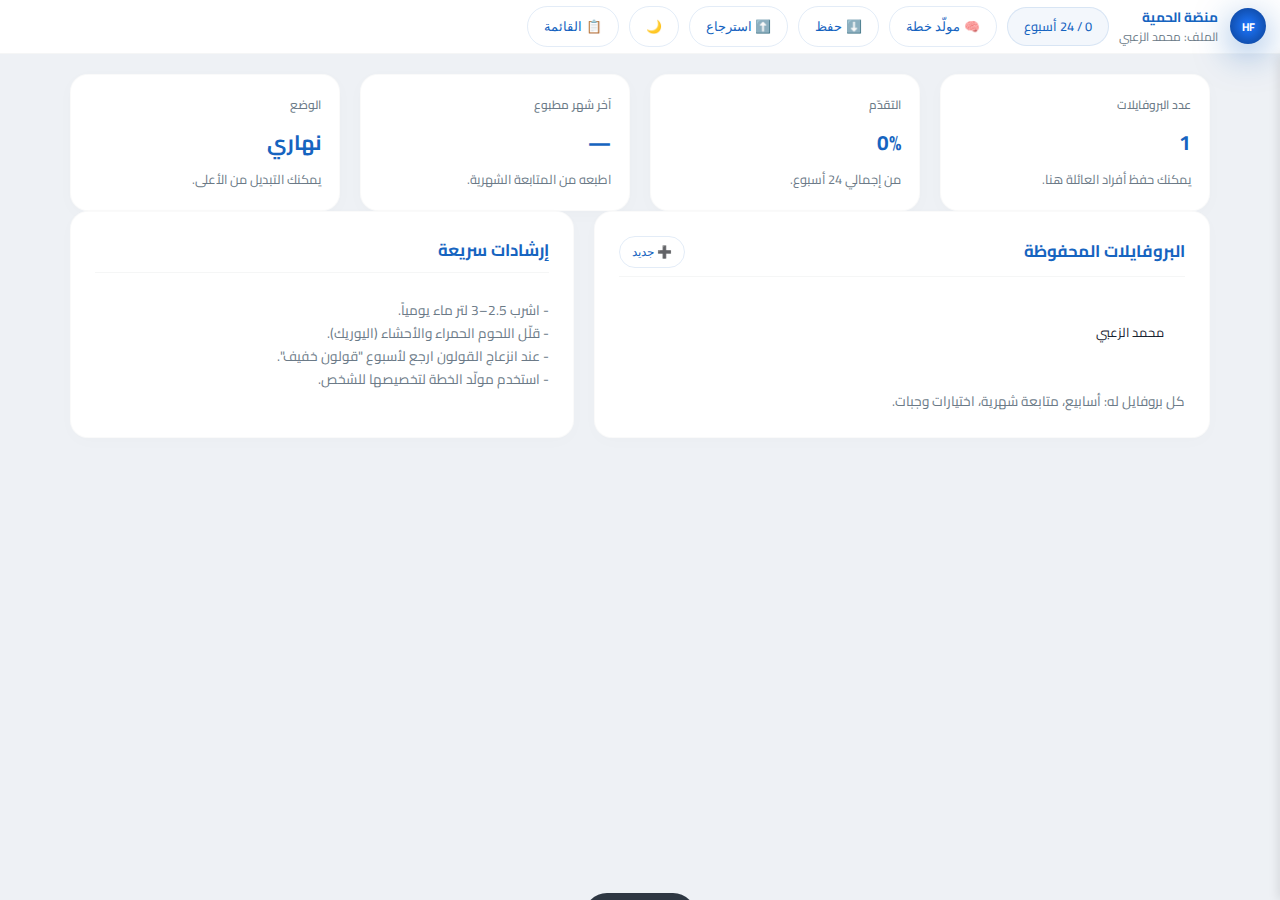
<file: Smart Diet Platform/index.html>
<!DOCTYPE html>
<html lang="ar" dir="rtl">
<head>
  <meta charset="UTF-8" />
  <title>منصّة الحمية الذكية</title>
  <meta name="viewport" content="width=device-width,initial-scale=1" />
  <link rel="preconnect" href="https://fonts.googleapis.com" />
  <link rel="preconnect" href="https://fonts.gstatic.com" crossorigin />
  <link href="https://fonts.googleapis.com/css2?family=Cairo:wght@400;500;700&display=swap" rel="stylesheet" />
  <link rel="stylesheet" href="style.css" />
  <script defer src="app.js"></script>
</head>
<body>
  <!-- Topbar -->
  <header class="topbar">
    <div class="brand">
      <div class="brand-circle">HF</div>
      <div class="brand-meta">
        <div class="brand-title">منصّة الحمية</div>
        <div class="brand-sub" id="active-profile-label">لا يوجد ملف</div>
      </div>
    </div>
    <div class="top-actions">
      <div class="progress-pill" id="progress-mini">0 / 24 أسبوع</div>
      <button class="btn" id="open-wizard-btn">🧠 مولّد خطة</button>
      <button class="btn" id="toggle-sidebar-btn">📋 القائمة</button>
      <button class="btn" id="export-btn">⬇️ حفظ</button>
      <button class="btn" id="import-btn">⬆️ استرجاع</button>
      <input type="file" id="import-input" accept="application/json" style="display:none" />
      <button class="btn" id="theme-toggle">🌙</button>
    </div>
  </header>

  <div class="app-shell">
    <!-- Sidebar trigger area (desktop hover zone) -->
    <div class="sidebar-trigger" id="sidebar-trigger"></div>

    <!-- Sidebar -->
    <aside class="sidebar" id="sidebar">
      <div class="side-group">
        <div class="side-head">
          <span>التنقّل</span>
          <button class="btn btn-small" id="close-sidebar-btn">✖</button>
        </div>
        <button class="nav-btn active" data-page="dashboard">🏠 الداشبورد</button>
        <button class="nav-btn" data-page="plan">📅 الخطة الغذائية</button>
      </div>

      <div class="side-group">
        <div class="side-head">
          <span>البروفايلات</span>
          <button class="btn btn-small" id="add-profile-btn">➕</button>
        </div>
        <div id="side-profiles" class="side-profiles"></div>
      </div>

      <div class="side-group">
        <span class="side-caption">عمليات</span>
        <button class="nav-btn" id="add-month-btn">➕ إضافة شهر</button>
        <button class="nav-btn danger" id="clear-profile-btn">🗑️ مسح بيانات البروفايل</button>
      </div>
    </aside>

    <!-- Main content -->
    <main class="content" id="content">
      <!-- Dashboard page -->
      <section id="page-dashboard" class="page">
        <div class="dash-grid">
          <div class="dash-card">
            <small>عدد البروفايلات</small>
            <h3 id="dash-profiles">1</h3>
            <p>يمكنك حفظ أفراد العائلة هنا.</p>
          </div>
          <div class="dash-card">
            <small>التقدّم</small>
            <h3 id="dash-progress">0%</h3>
            <p>من إجمالي 24 أسبوع.</p>
          </div>
          <div class="dash-card">
            <small>آخر شهر مطبوع</small>
            <h3 id="dash-last-print">—</h3>
            <p>اطبعه من المتابعة الشهرية.</p>
          </div>
          <div class="dash-card">
            <small>الوضع</small>
            <h3 id="dash-mode">نهاري</h3>
            <p>يمكنك التبديل من الأعلى.</p>
          </div>
        </div>

        <div class="two-col">
          <div class="card">
            <div class="card-head">
              <h2>البروفايلات المحفوظة</h2>
              <button class="btn btn-small" id="add-profile-btn-2">➕ جديد</button>
            </div>
            <div id="profile-list" class="profile-list"></div>
            <p class="muted" style="margin-top:8px;">كل بروفايل له: أسابيع، متابعة شهرية، اختيارات وجبات.</p>
          </div>
          <div class="card">
            <div class="card-head">
              <h2>إرشادات سريعة</h2>
            </div>
            <p class="muted">
              - اشرب 2.5–3 لتر ماء يومياً.<br />
              - قلّل اللحوم الحمراء والأحشاء (اليوريك).<br />
              - عند انزعاج القولون ارجع لأسبوع "قولون خفيف".<br />
              - استخدم مولّد الخطة لتخصيصها للشخص.
            </p>
          </div>
        </div>
      </section>

      <!-- Plan page -->
      <section id="page-plan" class="page hidden">
        <div class="card filter-card">
          <input type="text" class="search-input" id="week-search" placeholder="ابحث عن أسبوع (سمك، تثبيت، قولون…)" />
          <span class="muted">ابحث بسرعة بين 24 أسبوع.</span>
        </div>

        <div class="card" id="allow-block">
          <div class="card-head">
            <h2>المسموحات والممنوعات</h2>
          </div>
          <div class="allow-flex">
            <div>
              <h3 class="mini-title">المسموحات اليومية</h3>
              <ul class="tags">
                <li>ماء 3 لتر</li>
                <li>دجاج بدون جلد</li>
                <li>خضار وسلطة</li>
                <li>سمك مشوي</li>
                <li>زبادي لايت</li>
                <li>خبز أسمر</li>
                <li>فاكهة مسموحة</li>
              </ul>
            </div>
            <div>
              <h3 class="mini-title">ممنوعات اليوريك أسيد</h3>
              <ul class="tags danger">
                <li>أحشاء ولحوم أعضاء</li>
                <li>سردين وروبيان متكرر</li>
                <li>بقوليات كثيرة</li>
              </ul>
              <h3 class="mini-title" style="margin-top:6px;">ممنوعات القولون</h3>
              <ul class="tags warn">
                <li>غازيات</li>
                <li>مقالي</li>
                <li>بصل/ثوم كثير</li>
              </ul>
            </div>
          </div>
        </div>

        <div class="card" id="exercise-block">
          <div class="card-head">
            <h2>التمارين الرياضية (3 أيام)</h2>
          </div>
          <p class="muted">مشي + سكوات + بلانك + تمارين وزن جسم. زوّدها لو النشاط أعلى.</p>
          <table class="simple-table">
            <tr><th>المستوى</th><th>التمرين</th><th>المدة/التكرار</th><th>ملاحظات</th></tr>
            <tr><td>مبتدئ</td><td>مشي في المكان</td><td>10–15 دقيقة</td><td>إحماء</td></tr>
            <tr><td>مبتدئ</td><td>Push-up على الحائط</td><td>3×8</td><td>بديل الضغط</td></tr>
            <tr><td>متوسط</td><td>سكوات</td><td>3×12</td><td>ظهر مستقيم</td></tr>
            <tr><td>متوسط</td><td>بلانك</td><td>20–30ث ×3</td><td>يرفع الحرق</td></tr>
            <tr><td>متوسط</td><td>Lunges</td><td>3×10 لكل رجل</td><td>خفف لو ركبة</td></tr>
          </table>
        </div>

        <div class="card" id="monthly-notes">
          <div class="card-head">
            <h2>المتابعة الشهرية</h2>
          </div>
          <div id="monthly-boxes" class="monthly-grid"></div>
        </div>

        <div id="weeks-wrapper"></div>
      </section>
    </main>
  </div>

  <!-- Wizard Modal -->
  <div class="modal-backdrop" id="wizard-modal">
    <div class="modal">
      <h2>مولّد خطة مبدئية</h2>
      <div class="form-group">
        <label>الهدف الرئيسي</label>
        <select id="w-goal">
          <option value="weight">تخفيف وزن</option>
          <option value="uric">تقليل يوريك أسيد</option>
          <option value="colon">راحة للقولون</option>
        </select>
      </div>
      <div class="form-group">
        <label>النشاط الرياضي</label>
        <select id="w-activity">
          <option value="low">قليل (لا يتمرن)</option>
          <option value="mid">متوسط (3 أيام)</option>
          <option value="high">عالٍ (5 أيام)</option>
        </select>
      </div>
      <div class="form-group">
        <label>حساسية القولون</label>
        <select id="w-colon">
          <option value="no">لا</option>
          <option value="yes">نعم</option>
        </select>
      </div>
      <div class="form-group">
        <label>مدة الخطة</label>
        <select id="w-duration">
          <option value="6">6 شهور (24 أسبوع)</option>
          <option value="3">3 شهور (12 أسبوع)</option>
        </select>
      </div>
      <div class="modal-actions">
        <button class="btn" id="wizard-cancel">إلغاء</button>
        <button class="btn" id="wizard-apply">تطبيق</button>
      </div>
    </div>
  </div>

  <!-- Toast -->
  <div id="toast" class="toast">تم الحفظ ✅</div>
</body>
</html>
</file>
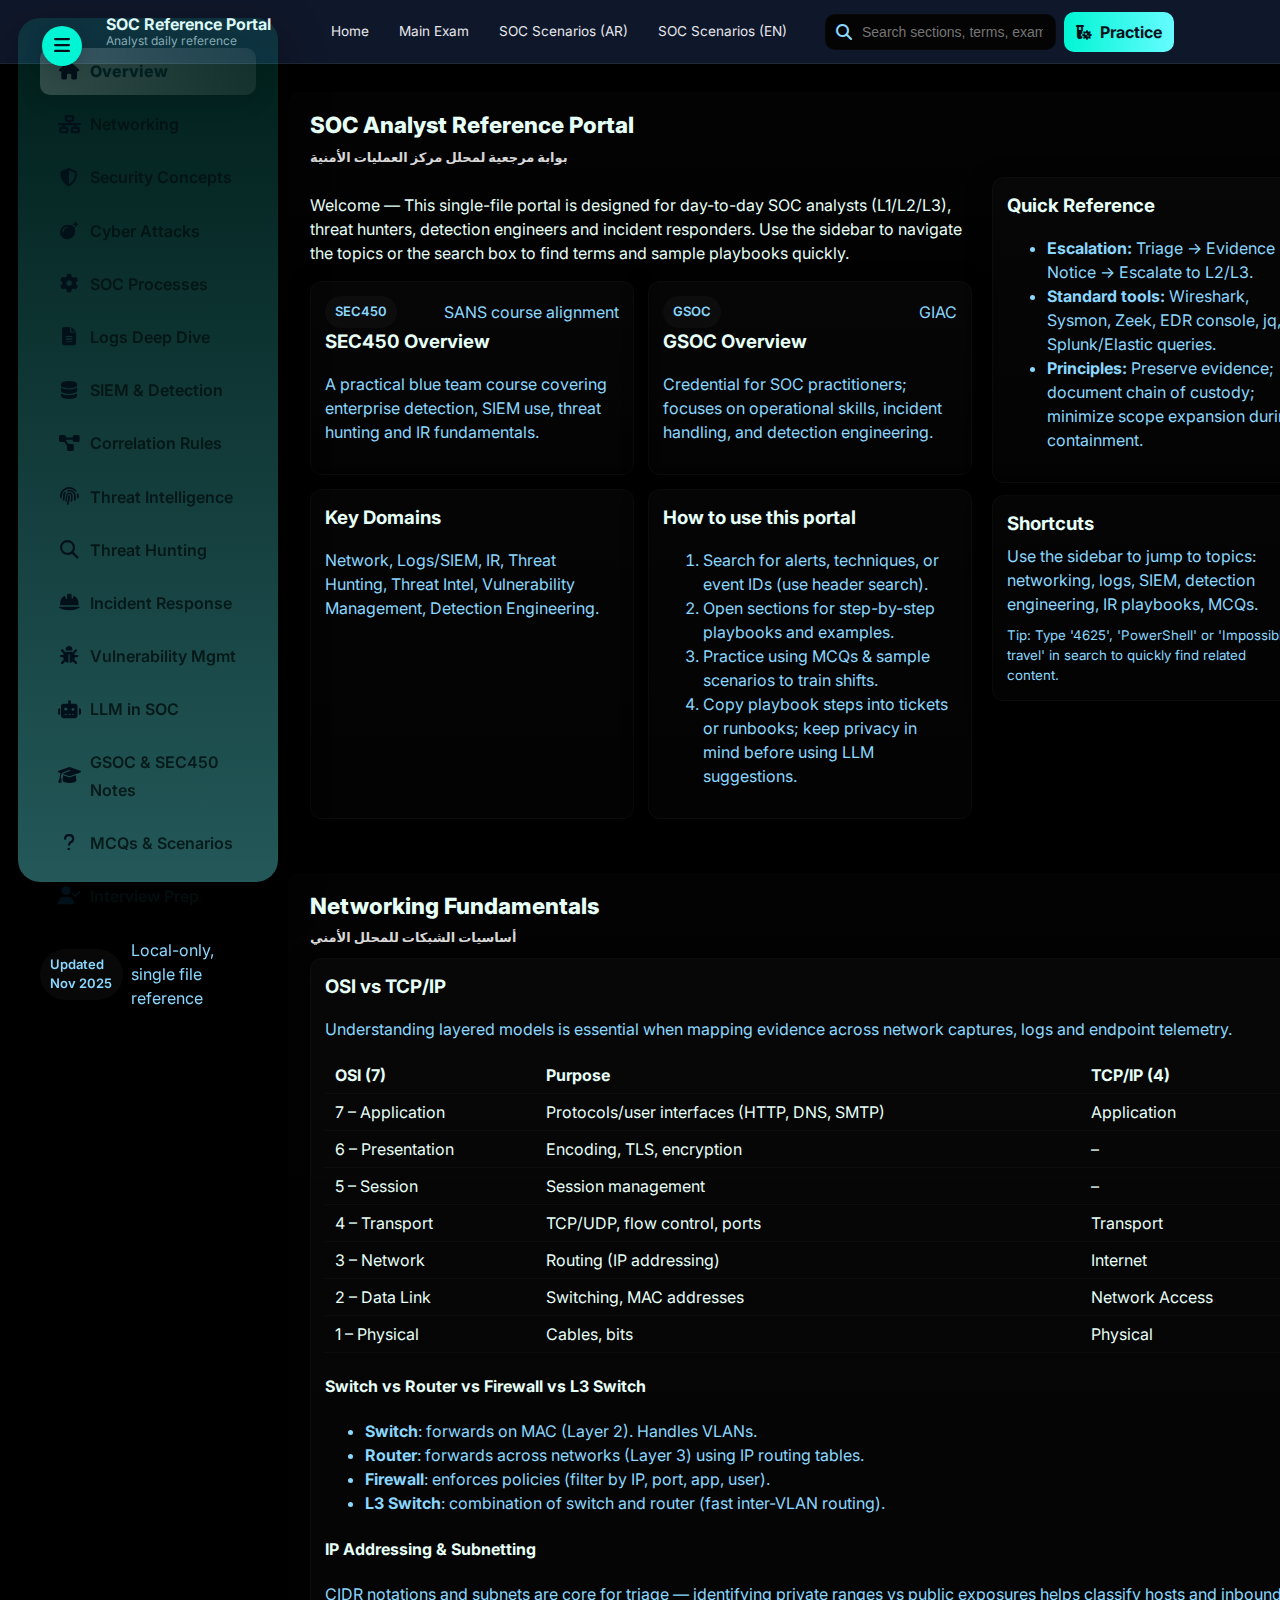
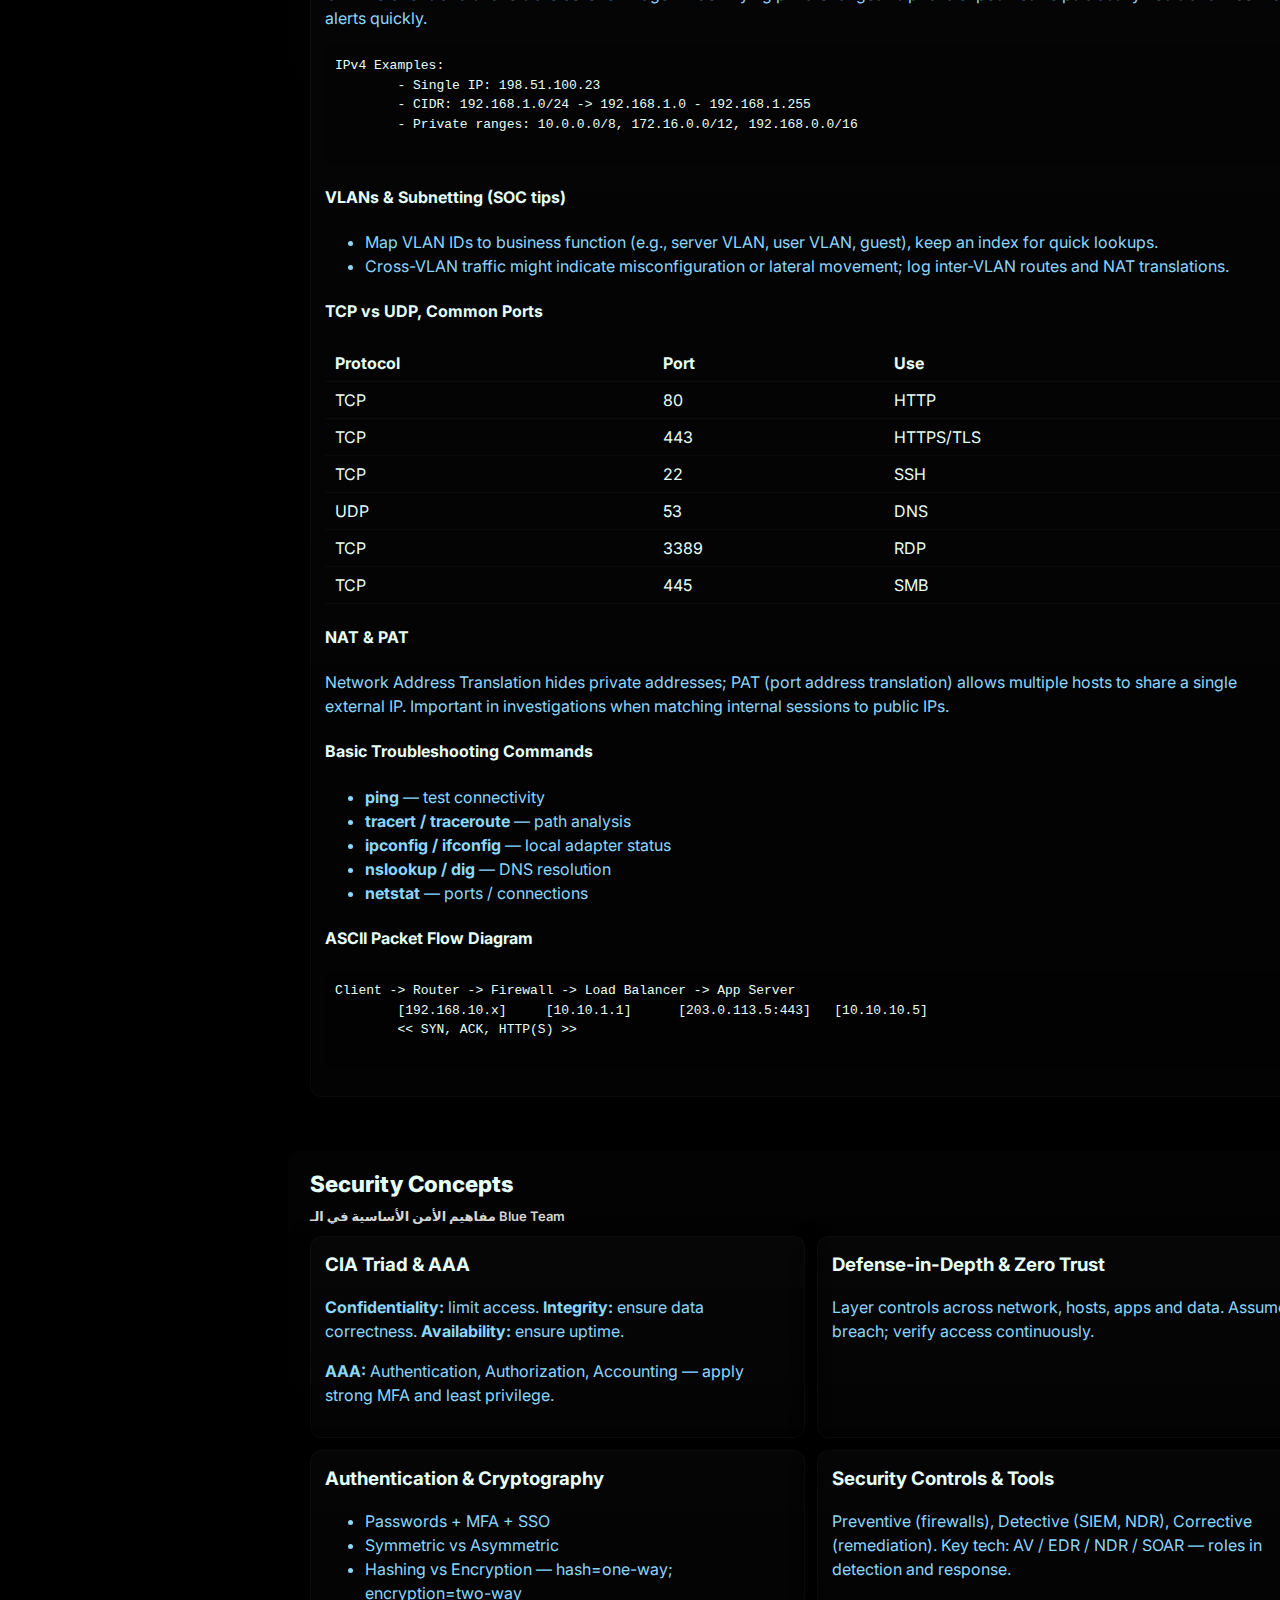
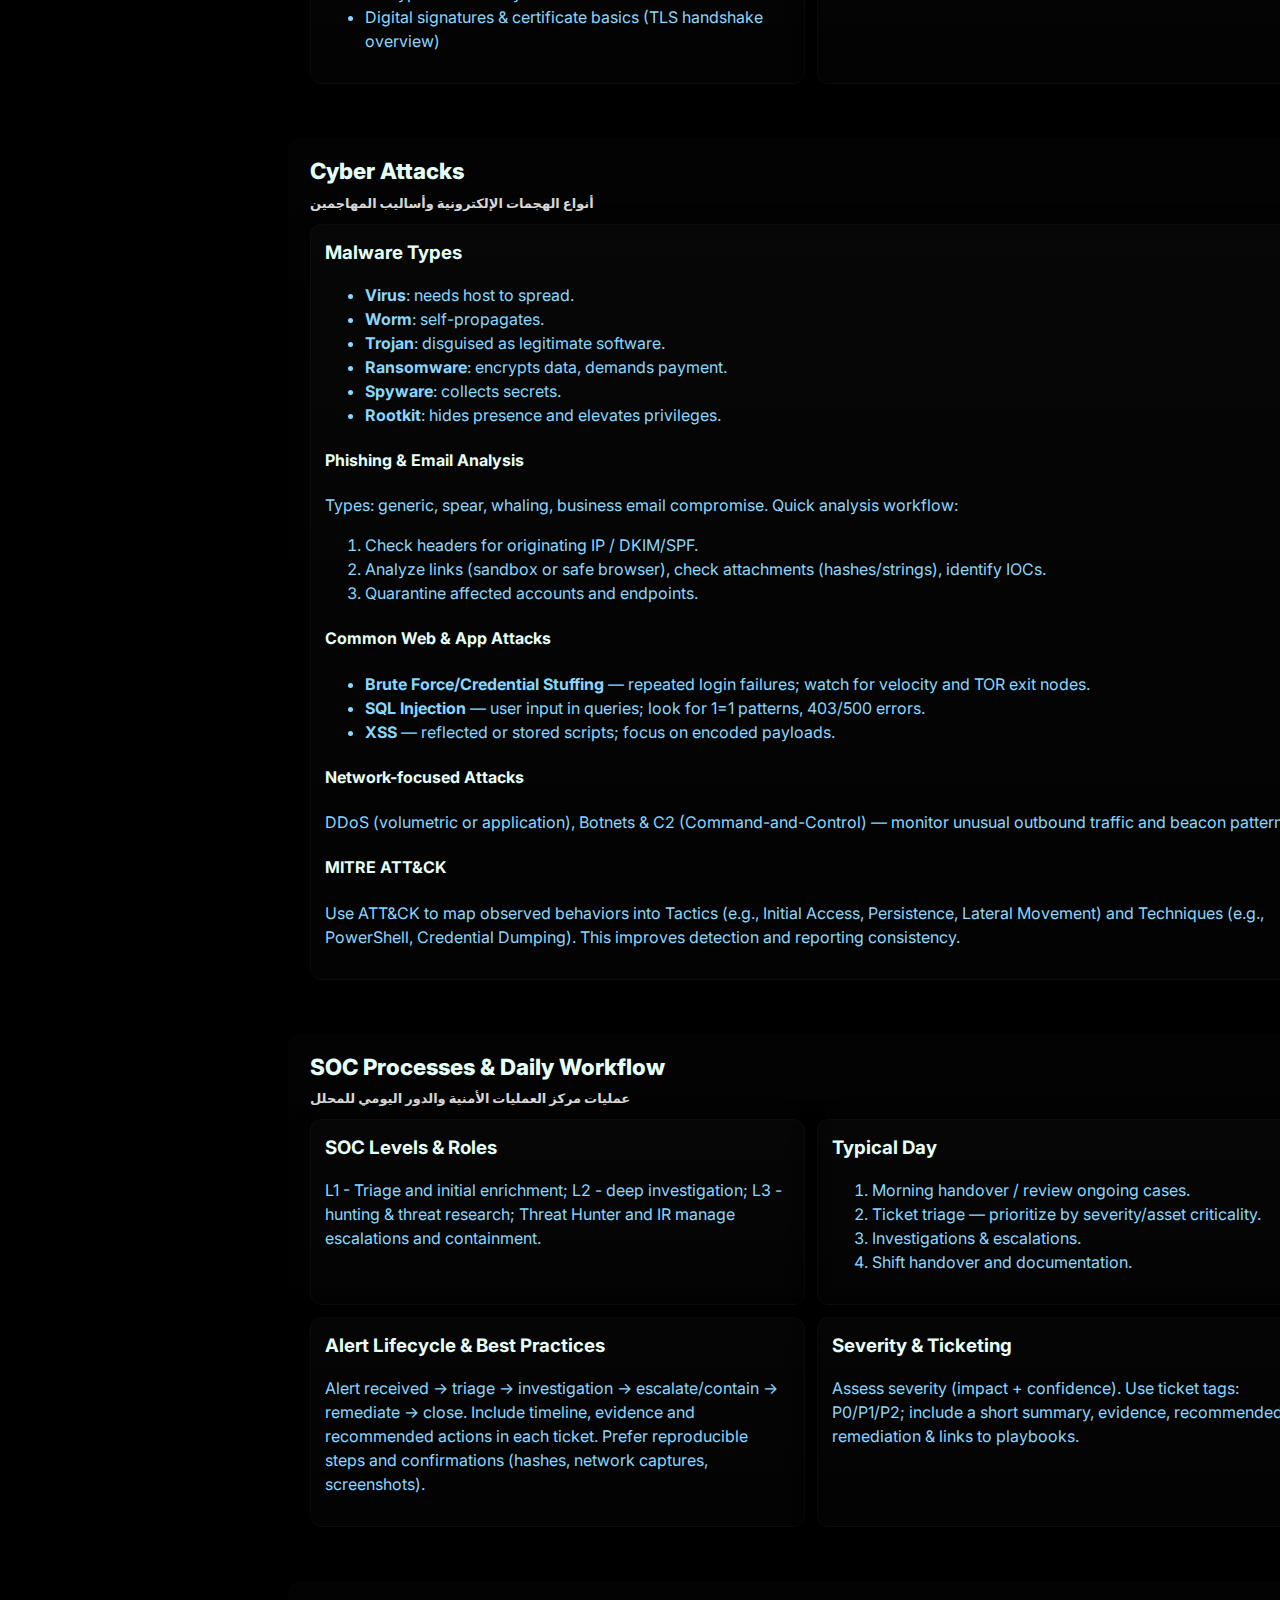
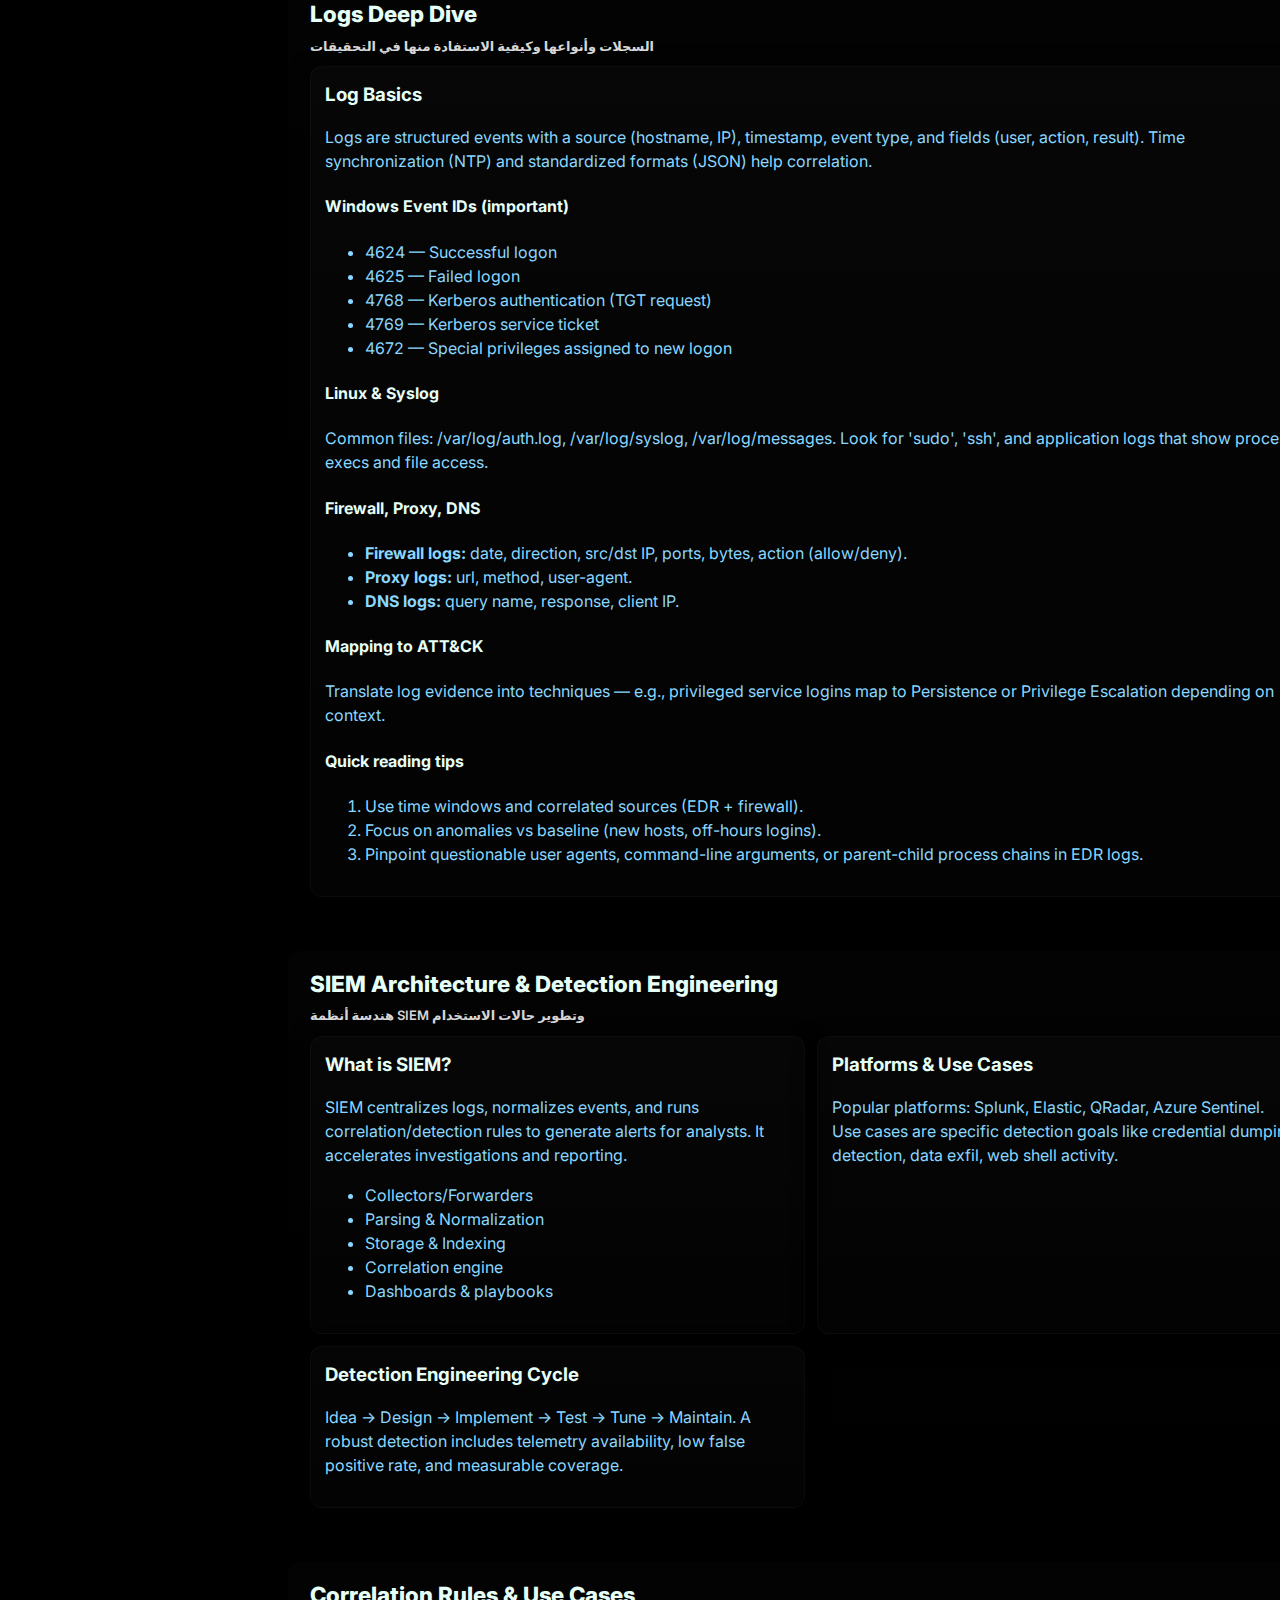
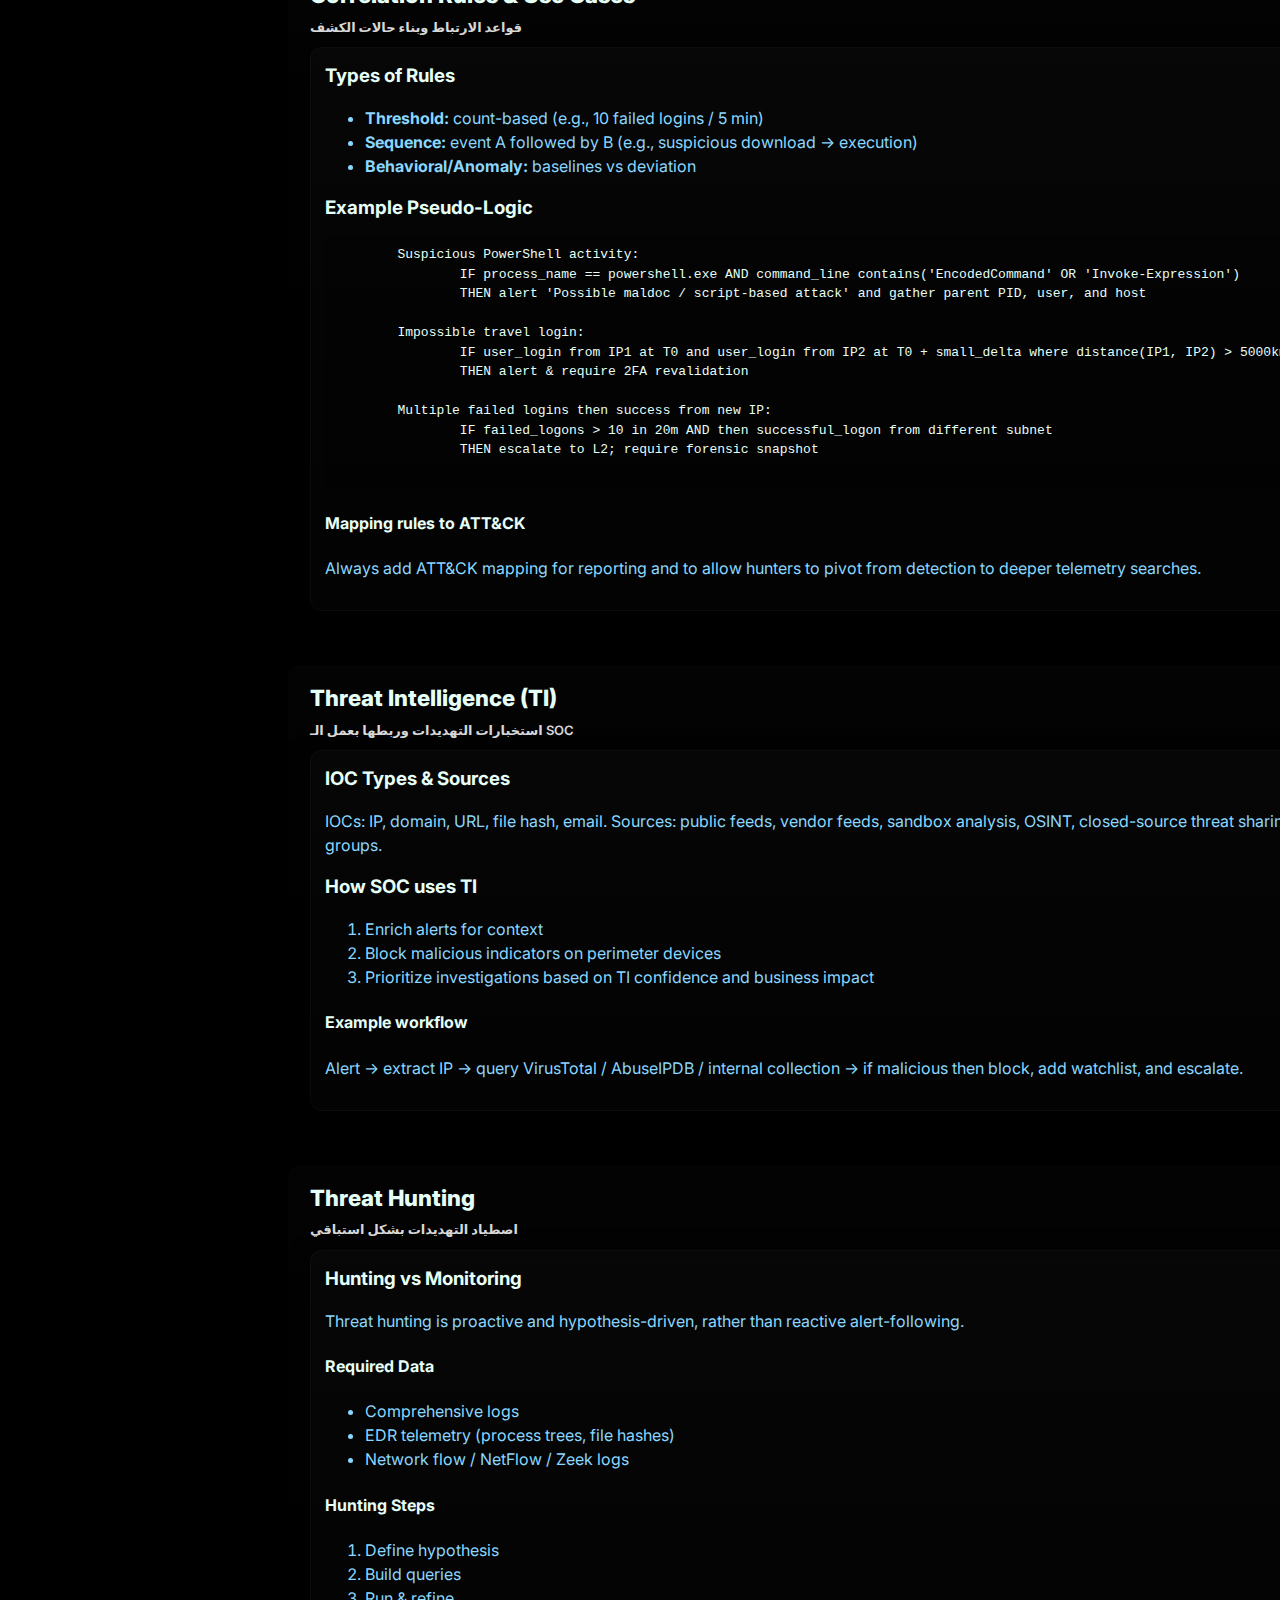
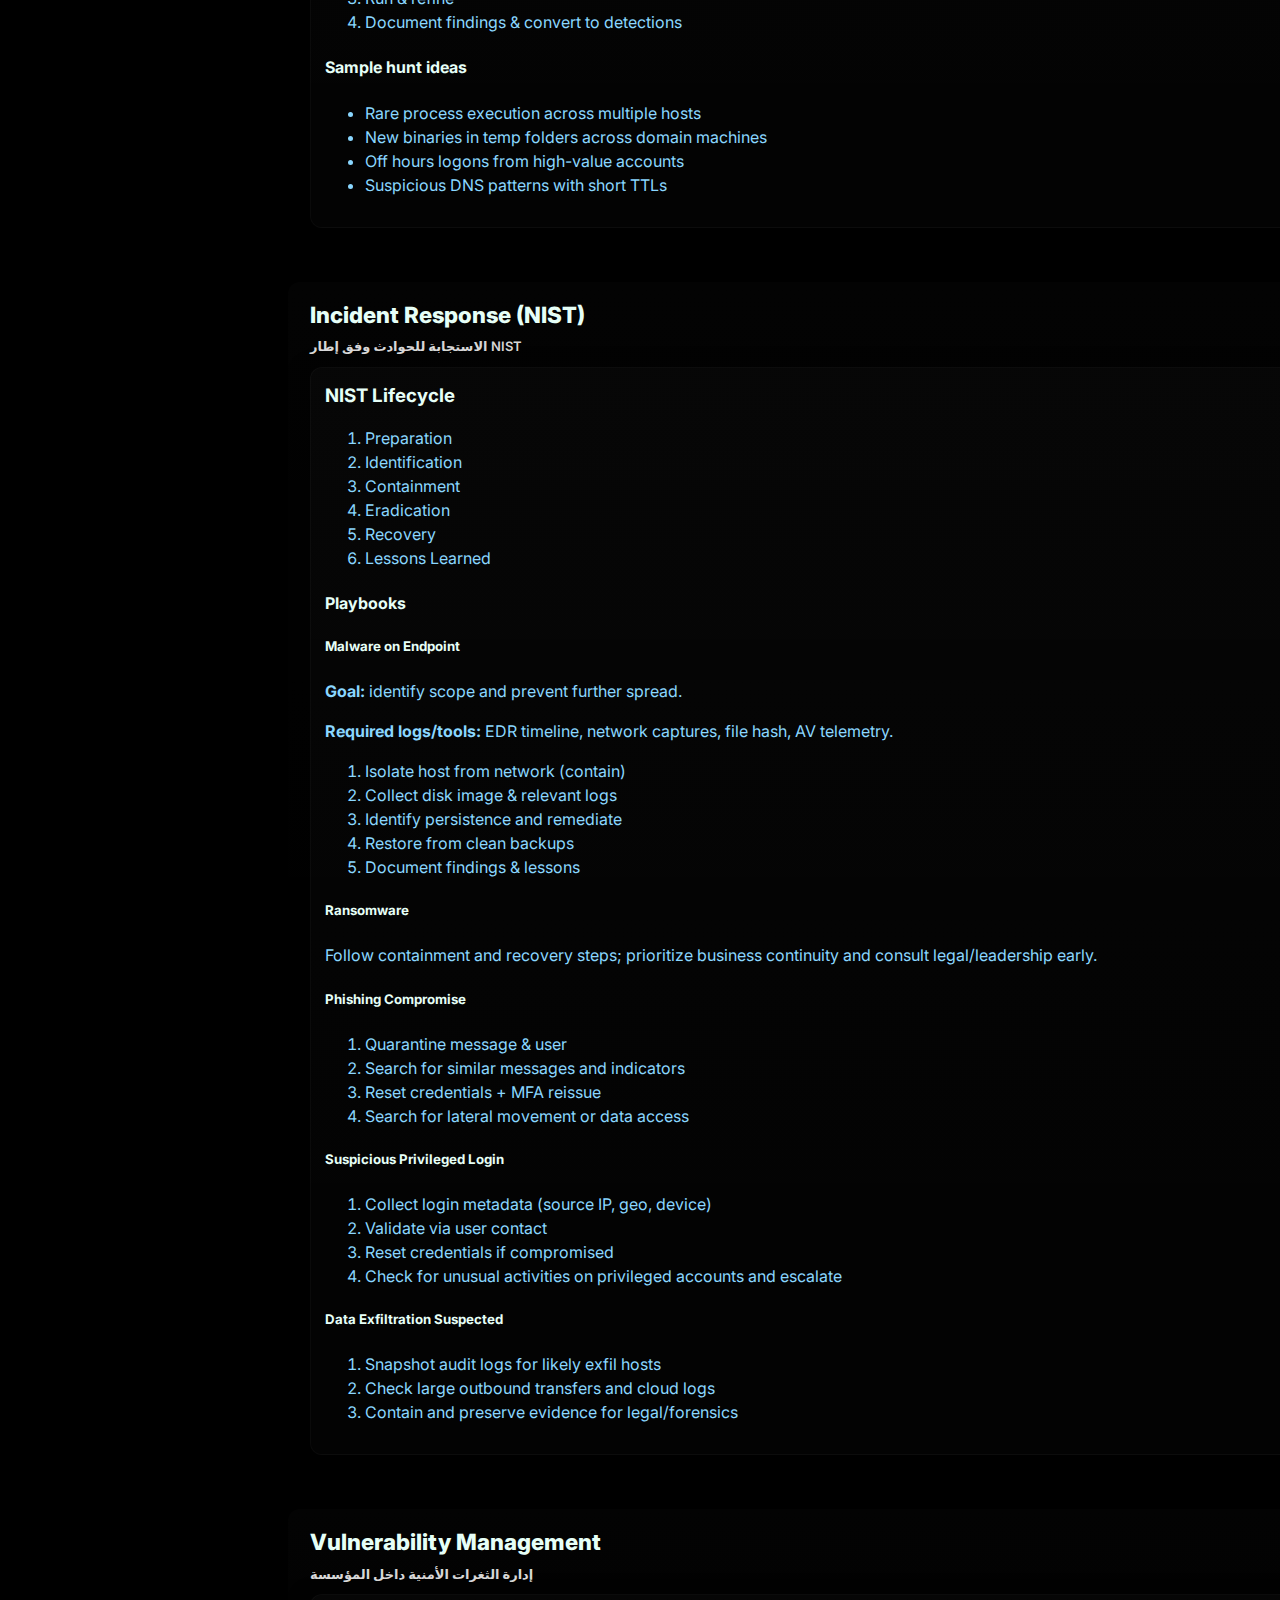
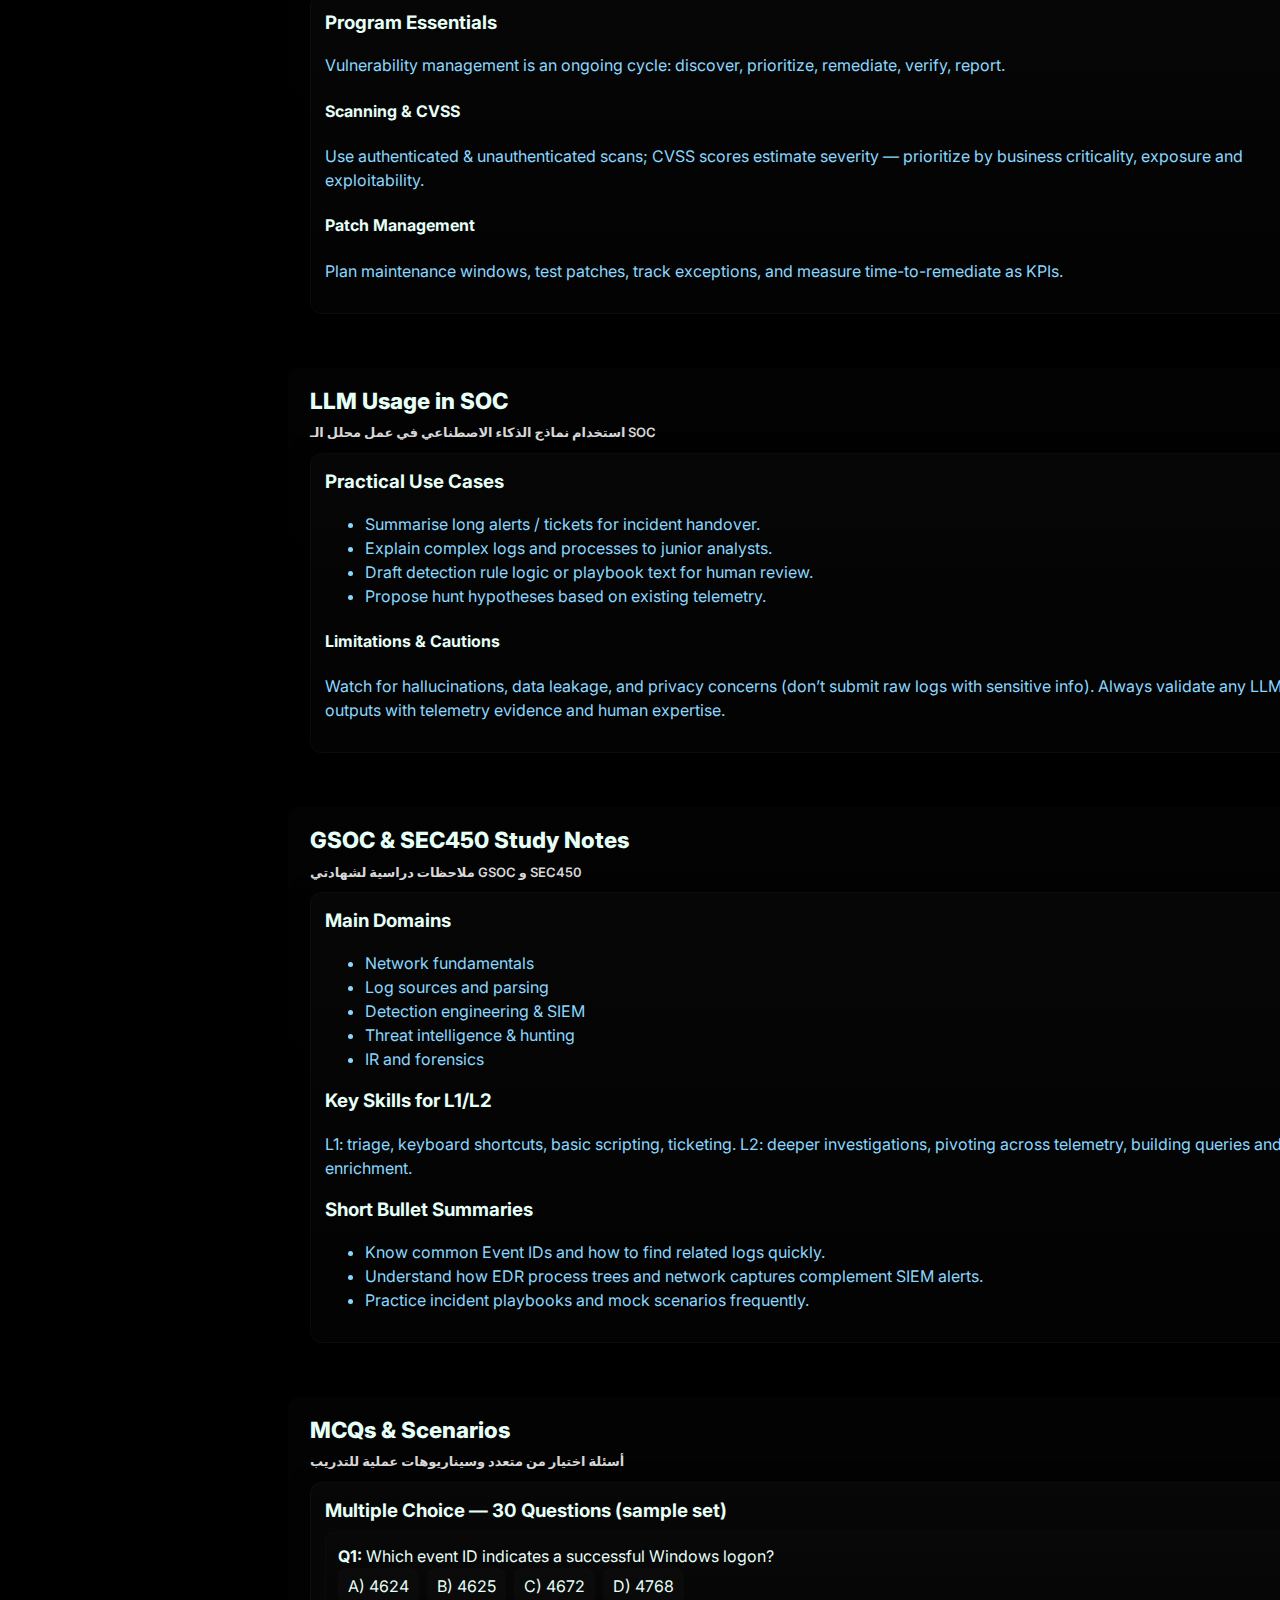
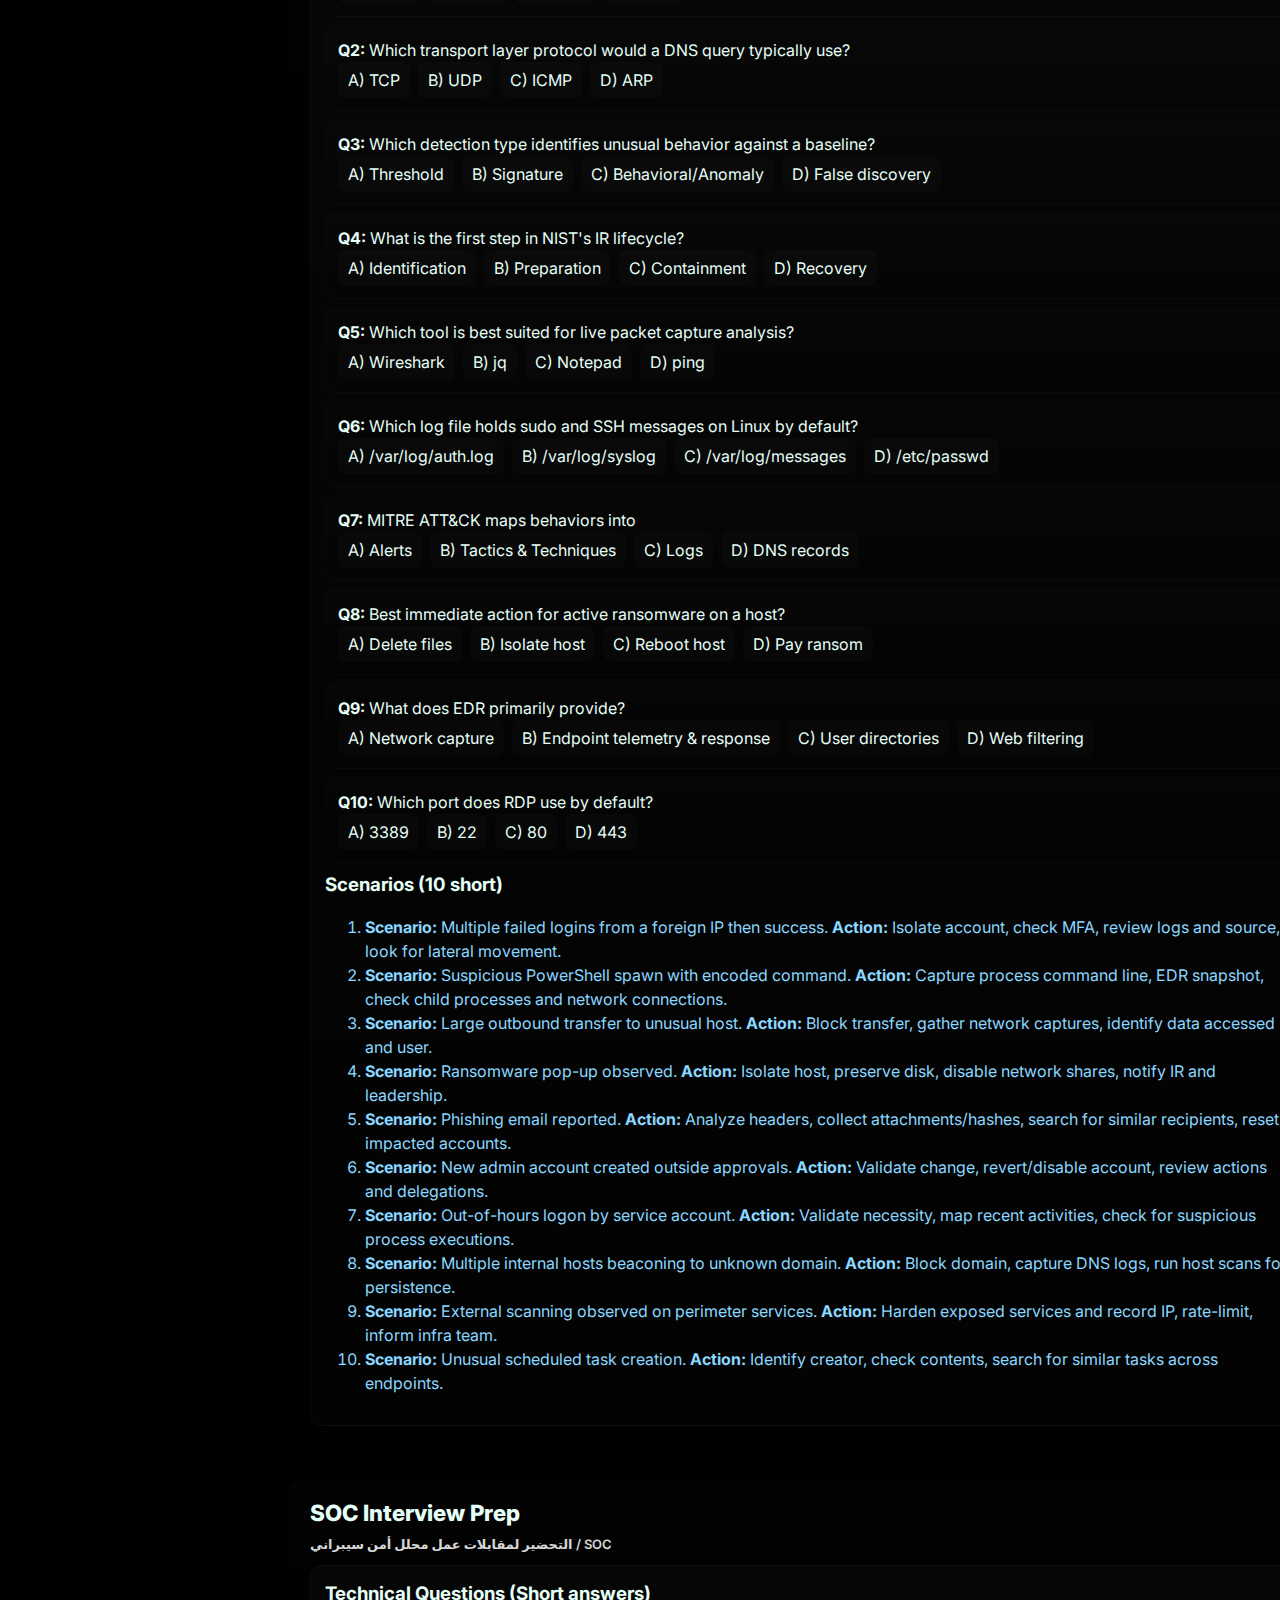
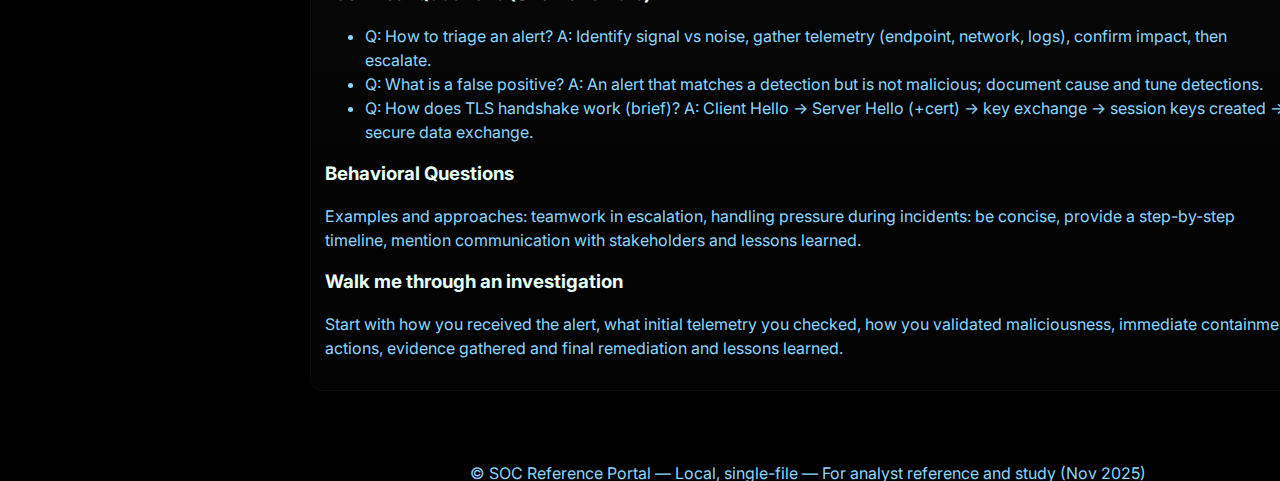
<file: SOC/index.html>
<style>
			/* زر عائم لإظهار/إخفاء السايدبار */
			.sidebar-toggle-fab {
				position: fixed;
				left: 24px;
				top: 8px;
				z-index: 100;
				background: var(--accent);
				color: #021019;
				border: none;
				border-radius: 50%;
				width: 40px;
				height: 40px;
				box-shadow: 0 4px 18px rgba(0,0,0,0.18);
				display: flex;
				align-items: center;
				justify-content: center;
				font-size: 1.15em;
				cursor: pointer;
				transition: background 0.18s, color 0.18s, box-shadow 0.18s;
			}
			.sidebar-toggle-fab:hover {
				background: var(--accent-2);
				color: #000;
				box-shadow: 0 8px 24px rgba(0,0,0,0.22);
			}
			@media (max-width: 980px) {
				.sidebar-toggle-fab { display: none; }
			}
			/* مؤشر جانبي (handle) لفتح السايدبار عند التأشير بالقلم/المؤشر */
			.sidebar-handle {
				position: fixed;
				left: 12px;
				top: 50%;
				transform: translateY(-50%);
				z-index: 115;
				display: none; /* controlled via JS */
				width: 44px;
				height: 88px;
				border-radius: 12px;
				background: linear-gradient(180deg, rgba(255,255,255,0.06), rgba(255,255,255,0.02));
				box-shadow: 0 6px 20px rgba(0,0,0,0.38);
				align-items: center;
				justify-content: center;
				cursor: pointer;
				transition: transform .22s cubic-bezier(.2,.9,.2,1), opacity .18s;
				backdrop-filter: blur(6px);
			}
			.sidebar-handle i{ color: #021019; font-size:1.05rem; transform:translateX(-1px); }
			.sidebar-handle:hover{ transform: translateY(-50%) scale(1.06); opacity:0.98; }
			@media (max-width:980px){ .sidebar-handle{ display:none!important; } }
		</style>
<!doctype html>
<html lang="en">
	<head>
		<meta charset="utf-8" />
		<meta name="viewport" content="width=device-width,initial-scale=1" />
		<title>SOC Analyst Reference Portal — Mini SEC450 / GSOC</title>
		<meta name="description" content="SOC Analyst Reference Portal — daily analyst toolkit, study notes, playbooks, SIEM guidance and more (single-file)." />

		<!-- Google Fonts -->
		<link href="https://fonts.googleapis.com/css2?family=Inter:wght@300;400;600;700;800&family=Poppins:wght@400;600;700&display=swap" rel="stylesheet">
		<!-- Font Awesome -->
		<link rel="stylesheet" href="https://cdnjs.cloudflare.com/ajax/libs/font-awesome/6.5.0/css/all.min.css">

		<style>
			/* ----------------------------------------------
				 SOC Reference Portal - Single File Styles
				 Organized: Root variables, Layout, Header,
				 Sidebar, Content/Cards, Themes, Responsive
				 ---------------------------------------------- */

			:root{
				--bg: #0f1720; /* default dark */
				--panel: #111827;
				--muted: #9aa5b1;
				--text: #e6eef6;
				--accent: #31c5be; /* teal */
				--accent-2:#4da6ff;
				--glass: rgba(255,255,255,0.03);
				--card: linear-gradient(180deg, rgba(255,255,255,0.02), rgba(255,255,255,0.01));
				--shadow: 0 6px 20px rgba(2,6,23,0.6);
				--radius: 12px;
				--ui-gap: 18px;
				--max-width: 1100px;
			}

			/* ---------- THEME VARIABLES (overridden by body themes) ---------- */
			body.theme-light{ --bg:#f4f7fb; --panel:#ffffff; --muted:#475569; --text:#0f1720; --accent:#0b7285; --accent-2:#2563eb; --glass: rgba(16,24,39,0.03); --card: linear-gradient(180deg, rgba(255,255,255,0.8), rgba(255,255,255,0.6)); --shadow: 0 6px 22px rgba(14,30,37,0.06);} 
			body.theme-amoled{ --bg:#000; --panel:#040404; --muted:#8ad7ff; --text:#e6fff7; --accent:#00f5d4; --accent-2:#66fcff; --glass: rgba(255,255,255,0.02); --card: linear-gradient(180deg, rgba(255,255,255,0.02), rgba(255,255,255,0.01)); --shadow: 0 6px 22px rgba(0,0,0,0.7);} 
			body.theme-hc{ --bg:#000; --panel:#fff100; --muted:#000; --text:#000; --accent:#000; --accent-2:#fff; --glass: rgba(0,0,0,0.03); --card: linear-gradient(180deg, rgba(255,255,255,1), rgba(255,255,255,0.9)); --shadow: 0 6px 6px rgba(0,0,0,0.2);} 
			/* theme-dark uses root defaults (balanced high-contrast teal) */

			/* ---------- Layout ---------- */
			*{box-sizing:border-box}
			html,body{height:100%;}
			body{font-family:Inter, Poppins, system-ui, -apple-system, 'Segoe UI', Roboto, 'Helvetica Neue', Arial; background:var(--bg); color:var(--text); margin:0; -webkit-font-smoothing:antialiased; -moz-osx-font-smoothing:grayscale; font-size:16px; line-height:1.5; transition:background .32s ease, color .32s ease}
			.app{display:flex; min-height:100vh;}

			/* ---------- Sidebar ---------- */
						.sidebar{width:260px; background:linear-gradient(180deg, rgba(0,245,212,0.12), rgba(102,252,255,0.35)); border-radius:22px; padding:22px; display:flex; flex-direction:column; gap:18px; position:fixed; left:18px; top:18px; bottom:18px; z-index:40; transform:translateX(-110%); box-shadow:0 18px 48px 0 rgba(0,0,0,0.36); transition:transform .36s cubic-bezier(.2,.9,.2,1), margin-top .28s; margin-top:0; border:none;}
						.sidebar.open{transform:translateX(0)}
						@media (min-width: 981px) {
							.sidebar{transform:translateX(0);}
							.sidebar:not(.open){transform:translateX(-110%);}
						}
			.sidebar.collapsed{width:72px}
			.sidebar .brand{display:flex; align-items:center; gap:12px; padding-bottom:6px}
			.logo{height:44px; width:44px; border-radius:10px; background: linear-gradient(135deg,var(--accent),var(--accent-2)); display:flex; align-items:center; justify-content:center; color:#051017; font-weight:700; box-shadow: 0 6px 16px rgba(0,0,0,0.3)}
			.title {font-weight:700; font-size:14px;}
			.subtitle{font-size:12px; color:var(--muted)}

			nav.nav{display:flex; flex-direction:column; gap:6px; margin-top:8px}
			.nav a{display:flex; gap:10px; align-items:center; color:rgba(2,16,17,0.85); text-decoration:none; padding:10px 18px; border-radius:10px; transition:background .18s ease, color .18s ease; font-weight:600; line-height:1.7;}
			.nav a .fa-fw{width:22px; text-align:center; font-size:1.15em; display:flex; align-items:center; justify-content:center; color:#021019;}
			.nav a:hover{background:linear-gradient(90deg, rgba(255,255,255,0.02), rgba(255,255,255,0.01)); color:var(--text)}
						.nav a.active{
							background:linear-gradient(90deg, rgba(255,255,255,0.18), rgba(255,255,255,0.07));
							color:#001f1e; /* darker accent for active */
							font-weight:800;
							box-shadow:0 6px 22px rgba(0,0,0,0.12);
						}

			.sidebar .bottom{margin-top:auto; display:flex; gap:8px; align-items:center}

			/* Mobile overlay */
			.sidebar-overlay{position:fixed; inset:0; background:rgba(2,6,23,0.5); display:none; z-index:20}

			/* ---------- Header ---------- */
			header.header{display:flex; align-items:center; gap:14px; padding:18px; border-bottom:1px solid rgba(255,255,255,0.03); background:linear-gradient(180deg, rgba(255,255,255,0.01), rgba(255,255,255,0.00)); position:sticky; top:0; z-index:15}
			.menu-btn{display:flex; align-items:center; gap:10px; border-radius:10px; padding:8px; cursor:pointer; background:var(--panel); border:1px solid rgba(255,255,255,0.02)}

			.search{display:flex; gap:8px; align-items:center; background:var(--panel); border-radius:10px; padding:8px 10px; flex:1; border:1px solid rgba(255,255,255,0.02)}
			.search input{background:transparent; border:0; outline:0; color:var(--text); width:100%; font-size:14px}

			.header-actions{display:flex; gap:8px; align-items:center}
			.theme-toggle{padding:8px; border-radius:10px; cursor:pointer; border:1px solid rgba(255,255,255,0.02); background:var(--panel); display:flex; gap:8px; align-items:center}

			/* ---------- Main Content ---------- */
			main.container{flex:1; padding:28px; display:flex; justify-content:center; margin-left:0; transition:margin-left .28s;}
			.content{max-width:var(--max-width); width:100%; display:flex; flex-direction:column; gap:20px}

			.top-grid{display:grid; grid-template-columns:1fr 320px; gap:20px; align-items:start}
			.cards{display:grid; grid-template-columns:repeat(2,1fr); gap:14px}

			.card{background:var(--card); padding:14px; border-radius:12px; box-shadow:var(--shadow); border:1px solid rgba(255,255,255,0.03); transition:transform .12s ease, box-shadow .12s ease;}
			.card:hover{transform:translateY(-6px); box-shadow:0 18px 36px rgba(0,0,0,0.35)}
			.card h3{margin:0 0 6px 0}
			.kpi{display:flex; gap:10px; align-items:center}

			section{margin-bottom:18px}
			/* Make sections more prominent and readable */
			section{ padding:16px; border-radius:12px; background:linear-gradient(180deg, rgba(255,255,255,0.01), rgba(255,255,255,0.00)); border-left:6px solid rgba(0,0,0,0.0); box-shadow:0 8px 30px rgba(0,0,0,0.35); transition:transform .18s ease, box-shadow .18s ease; }
			section:hover{ transform: translateY(-4px); box-shadow:0 18px 40px rgba(0,0,0,0.45); }
			section h1, section h2{margin:0 0 6px 0; font-weight:800; font-size:1.4rem; color:var(--text)}
			section .subtitle-ar{color:rgba(255,255,255,0.85); font-weight:600}
			.subtitle-ar{margin:0 0 10px 0; color:var(--muted); font-weight:500; font-size:13px}

			.grid{display:grid; grid-template-columns:repeat(2,1fr); gap:12px}
			pre{background:rgba(0,0,0,0.2); padding:10px; border-radius:8px; overflow:auto; font-family:ui-monospace, SFMono-Regular, Menlo, Monaco, monospace; font-size:13px}

			.table{width:100%; border-collapse:collapse}
			.table th, .table td{padding:8px 10px; text-align:left; border-bottom:1px solid rgba(255,255,255,0.03)}

			.tag{display:inline-flex; padding:6px 10px; background:rgba(255,255,255,0.03); border-radius:999px; font-weight:600; color:var(--muted); font-size:13px}

			/* MCQ styling */
			.mcq-list .mcq{padding:12px; border-radius:10px; background:linear-gradient(180deg, rgba(255,255,255,0.01), rgba(255,255,255,0.00)); border:1px solid rgba(255,255,255,0.02); margin-bottom:8px}
			.mcq .answers{display:flex; gap:8px; flex-wrap:wrap}
			.mcq .ans{padding:6px 10px; border-radius:8px; background:rgba(255,255,255,0.02); cursor:default}

			/* No results */
			.no-results{padding:20px; border-radius:10px; text-align:center; color:var(--muted)}

			/* ---------- Responsive ---------- */
						.sidebar-overlay{display:none}
						@media (min-width: 981px) {
							/* Only shift content when sidebar is open */
							.sidebar.open ~ div main.container { margin-left:260px; transition: margin-left .36s cubic-bezier(.2,.9,.2,1);} 
							.sidebar:not(.open) ~ div main.container { margin-left:0; transition: margin-left .36s cubic-bezier(.2,.9,.2,1);} 
							.sidebar-overlay{display:none}
						}
						@media (max-width: 980px){
							.top-grid{grid-template-columns:1fr}
							.cards{grid-template-columns:1fr}
							.grid{grid-template-columns:1fr}
							.sidebar{position:fixed; left:0; top:0; bottom:0; z-index:40; transform:translateX(-110%); box-shadow:0 30px 60px rgba(0,0,0,0.4)}
							.sidebar.open{transform:translateX(0)}
							.sidebar-overlay{display:block}
							main.container{margin-left:0 !important;}
						}

			@media (max-width: 740px){ .header{padding:10px} .search{display:none} .logo{height:36px;width:36px} body{font-size:15px} }

			/* ---------- Small helpers ---------- */
			.muted{color:var(--muted)}
			.flex{display:flex; gap:10px; align-items:center}
			.right{margin-left:auto}
			a.btn{display:inline-flex; gap:8px; align-items:center; padding:8px 12px; border-radius:10px; background:linear-gradient(90deg,var(--accent),var(--accent-2)); color:#021019; font-weight:700; text-decoration:none}


			.top-nav {
				background: #0f172a;           /* dark base */
				color: #f9fafb;
				border-bottom: 1px solid #1f2937;
				height: 64px; /* fixed header height for consistency */
			}

			.nav-container {
				max-width: 1100px;
				margin: 0 auto;
				padding: 8px 16px; /* slightly reduced padding to fit fixed height */
				display: flex;
				align-items: center;
				gap: 16px;
				height: 100%;
				direction: ltr; /* enforce same logo/link sides across pages */
			}

.nav-logo {
  display: flex;
  flex-direction: column;
  line-height: 1.1;
}

.nav-logo-title {
  font-weight: 700;
  font-size: 1rem;
}

.nav-logo-sub {
  font-size: 0.75rem;
  color: #9ca3af;
}

.nav-links {
  margin-left: auto;
  display: flex;
  align-items: center;
  gap: 10px;
}

.nav-link {
  font-size: 0.85rem;
  color: #e5e7eb;
  text-decoration: none;
  padding: 6px 10px;
  border-radius: 999px;
  transition: background 0.15s ease, color 0.15s ease, transform 0.08s ease;
}

.nav-link:hover {
  background: #1f2937;
  transform: translateY(-1px);
}

.nav-link.active {
  background: #2563eb;
  color: #ffffff;
}

/* زر القائمة للموبايل */
.nav-toggle {
  display: none;
  margin-left: auto;
  background: transparent;
  border: 1px solid #4b5563;
  border-radius: 999px;
  color: #e5e7eb;
  font-size: 1.1rem;
  padding: 4px 10px;
  cursor: pointer;
}

/* موبايل */
@media (max-width: 700px) {
  .nav-container {
    flex-wrap: wrap;
  }
  .nav-links {
    width: 100%;
    margin-left: 0;
    margin-top: 8px;
    flex-direction: column;
    align-items: flex-start;
    display: none;          /* مخفي افتراضياً */
  }
  .nav-links.show {
    display: flex;          /* يظهر لما نضغط الزر */
  }
	.nav-toggle {
    display: inline-flex;
	}

	/* keep header height on small devices */
	@media (max-width: 700px) {
		.top-nav { height: auto; padding: 8px 0; }
		.nav-container { padding: 8px 12px; }
	}
}

		</style>
	</head>
	<body class="theme-amoled">
        

        <!-- Top Navigation Bar -->
  <header class="top-nav">
    <div class="nav-container">
			<div class="nav-logo" style="display:flex;align-items:center;gap:10px">
				<div style="display:flex;flex-direction:column">
					<span class="nav-logo-title">SOC Reference Portal</span>
					<span class="nav-logo-sub">Analyst daily reference</span>
				</div>
			</div>
			<nav class="nav-links">
				<a href="index.html" class="nav-link">Home</a>
				<a href="exam.html" class="nav-link">Main Exam</a>
				<a href="soc_scenarios_exam.html" class="nav-link">SOC Scenarios (AR)</a>
				<a href="soc_scenarios_exam En.html" class="nav-link">SOC Scenarios (EN)</a>
			</nav>
			<div style="display:flex;align-items:center;gap:8px;margin-left:12px">
				<div class="search" role="search">
					<i class="fa-solid fa-magnifying-glass muted"></i>
					<input id="search" placeholder="Search sections, terms, examples..." aria-label="Search portal" />
					<button id="clearSearch" title="Clear" style="display:none;border:0;background:transparent;color:var(--muted);cursor:pointer"><i class="fa-solid fa-xmark"></i></button>
				</div>
				<a class="btn" href="#mcq" title="Practice"><i class="fa-solid fa-vial-virus"></i> Practice</a>
				<button class="nav-toggle" id="navToggle" aria-label="Toggle navigation"><i class="fa-solid fa-bars"></i></button>
			</div>
			</div>
    </div>
	</header>
	<!-- مؤشر صغير على الجانب يفتح السايدبار عندما يكون مغلقاً (يظهر على الشاشات الكبيرة) -->
	<div id="sidebarHandle" class="sidebar-handle" role="button" tabindex="0" aria-label="Open sidebar">
		<i class="fa-solid fa-chevron-right"></i>
	</div>


		<div class="app">
			<!-- Sidebar -->
			<aside class="sidebar open" id="sidebar" aria-label="Main navigation">


				<button class="sidebar-toggle-fab" id="sidebarFab" title="Show/Hide Sidebar">
					<i class="fa-solid fa-bars"></i>
				</button>
				<nav class="nav" id="nav">
					<a href="#home" data-target="home" class="active"><i class="fa-solid fa-house fa-fw"></i><span class="link-label">Overview</span></a>
					<a href="#networking" data-target="networking"><i class="fa-solid fa-network-wired fa-fw"></i><span class="link-label">Networking</span></a>
					<a href="#security-concepts" data-target="security-concepts"><i class="fa-solid fa-shield-halved fa-fw"></i><span class="link-label">Security Concepts</span></a>
					<a href="#cyber-attacks" data-target="cyber-attacks"><i class="fa-solid fa-bomb fa-fw"></i><span class="link-label">Cyber Attacks</span></a>
					<a href="#processes" data-target="processes"><i class="fa-solid fa-gear fa-fw"></i><span class="link-label">SOC Processes</span></a>
					<a href="#logs" data-target="logs"><i class="fa-solid fa-file-lines fa-fw"></i><span class="link-label">Logs Deep Dive</span></a>
					<a href="#siem" data-target="siem"><i class="fa-solid fa-database fa-fw"></i><span class="link-label">SIEM & Detection</span></a>
					<a href="#correlation" data-target="correlation"><i class="fa-solid fa-project-diagram fa-fw"></i><span class="link-label">Correlation Rules</span></a>
					<a href="#threat-intel" data-target="threat-intel"><i class="fa-solid fa-fingerprint fa-fw"></i><span class="link-label">Threat Intelligence</span></a>
					<a href="#hunting" data-target="hunting"><i class="fa-solid fa-magnifying-glass fa-fw"></i><span class="link-label">Threat Hunting</span></a>
					<a href="#ir" data-target="ir"><i class="fa-solid fa-helmet-safety fa-fw"></i><span class="link-label">Incident Response</span></a>
					<a href="#vuln" data-target="vuln"><i class="fa-solid fa-bug fa-fw"></i><span class="link-label">Vulnerability Mgmt</span></a>
					<a href="#llm" data-target="llm"><i class="fa-solid fa-robot fa-fw"></i><span class="link-label">LLM in SOC</span></a>
					<a href="#study" data-target="study"><i class="fa-solid fa-graduation-cap fa-fw"></i><span class="link-label">GSOC & SEC450 Notes</span></a>
					<a href="#mcq" data-target="mcq"><i class="fa-solid fa-question fa-fw"></i><span class="link-label">MCQs & Scenarios</span></a>
					<a href="#interview" data-target="interview"><i class="fa-solid fa-user-check fa-fw"></i><span class="link-label">Interview Prep</span></a>
				</nav>

				<div class="bottom">
					<div class="tag" title="Last updated">Updated Nov 2025</div>
					<div class="right muted">Local-only, single file reference</div>
				</div>
			</aside>

			<!-- overlay for mobile -->
			<div id="overlay" class="sidebar-overlay" style="display:none"></div>

			<div style="flex:1; display:flex; flex-direction:column;">

				<main class="container">
					<div class="content">
						<!-- Home / Overview -->
						<section id="home">
							<h1>SOC Analyst Reference Portal</h1>
							<p class="subtitle-ar">بوابة مرجعية لمحلل مركز العمليات الأمنية</p>
							<div class="top-grid">
								<div>
									<p>Welcome — This single-file portal is designed for day-to-day SOC analysts (L1/L2/L3), threat hunters, detection engineers and incident responders. Use the sidebar to navigate the topics or the search box to find terms and sample playbooks quickly.</p>

									<div class="cards">
										<div class="card">
											<div class="flex"><div class="tag">SEC450</div><div class="muted right">SANS course alignment</div></div>
											<h3>SEC450 Overview</h3>
											<p class="muted">A practical blue team course covering enterprise detection, SIEM use, threat hunting and IR fundamentals.</p>
										</div>

										<div class="card">
											<div class="flex"><div class="tag">GSOC</div><div class="muted right">GIAC</div></div>
											<h3>GSOC Overview</h3>
											<p class="muted">Credential for SOC practitioners; focuses on operational skills, incident handling, and detection engineering.</p>
										</div>

										<div class="card">
											<h3>Key Domains</h3>
											<p class="muted">Network, Logs/SIEM, IR, Threat Hunting, Threat Intel, Vulnerability Management, Detection Engineering.</p>
										</div>

										<div class="card">
											<h3>How to use this portal</h3>
											<ol class="muted">
												<li>Search for alerts, techniques, or event IDs (use header search).</li>
												<li>Open sections for step-by-step playbooks and examples.</li>
												<li>Practice using MCQs & sample scenarios to train shifts.</li>
												<li>Copy playbook steps into tickets or runbooks; keep privacy in mind before using LLM suggestions.</li>
											</ol>
										</div>
									</div>
								</div>

								<div style="display:flex;flex-direction:column;gap:12px;">
									<div class="card">
										<h3>Quick Reference</h3>
										<ul class="muted">
											<li><strong>Escalation:</strong> Triage → Evidence → Notice → Escalate to L2/L3.</li>
											<li><strong>Standard tools:</strong> Wireshark, Sysmon, Zeek, EDR console, jq, Splunk/Elastic queries.</li>
											<li><strong>Principles:</strong> Preserve evidence; document chain of custody; minimize scope expansion during containment.</li>
										</ul>
									</div>

									<div class="card">
										<h3>Shortcuts</h3>
										<div class="flex" style="flex-direction:column">
											<div class="muted">Use the sidebar to jump to topics: networking, logs, SIEM, detection engineering, IR playbooks, MCQs.</div>
											<small class="muted">Tip: Type '4625', 'PowerShell' or 'Impossible travel' in search to quickly find related content.</small>
										</div>
									</div>
								</div>
							</div>
						</section>

						<!-- Networking Fundamentals -->
						<section id="networking">
							<h1>Networking Fundamentals</h1>
							<p class="subtitle-ar">أساسيات الشبكات للمحلل الأمني</p>
							<div class="card">
								<h3>OSI vs TCP/IP</h3>
								<p class="muted">Understanding layered models is essential when mapping evidence across network captures, logs and endpoint telemetry.</p>

								<table class="table" aria-label="OSI and TCP-IP models">
									<thead><tr><th>OSI (7)</th><th>Purpose</th><th>TCP/IP (4)</th></tr></thead>
									<tbody>
										<tr><td>7 – Application</td><td>Protocols/user interfaces (HTTP, DNS, SMTP)</td><td>Application</td></tr>
										<tr><td>6 – Presentation</td><td>Encoding, TLS, encryption</td><td> – </td></tr>
										<tr><td>5 – Session</td><td>Session management</td><td> – </td></tr>
										<tr><td>4 – Transport</td><td>TCP/UDP, flow control, ports</td><td>Transport</td></tr>
										<tr><td>3 – Network</td><td>Routing (IP addressing)</td><td>Internet</td></tr>
										<tr><td>2 – Data Link</td><td>Switching, MAC addresses</td><td>Network Access</td></tr>
										<tr><td>1 – Physical</td><td>Cables, bits</td><td>Physical</td></tr>
									</tbody>
								</table>

								<h4>Switch vs Router vs Firewall vs L3 Switch</h4>
								<ul class="muted">
									<li><strong>Switch</strong>: forwards on MAC (Layer 2). Handles VLANs.</li>
									<li><strong>Router</strong>: forwards across networks (Layer 3) using IP routing tables.</li>
									<li><strong>Firewall</strong>: enforces policies (filter by IP, port, app, user).</li>
									<li><strong>L3 Switch</strong>: combination of switch and router (fast inter-VLAN routing).</li>
								</ul>

								<h4>IP Addressing & Subnetting</h4>
								<p class="muted">CIDR notations and subnets are core for triage — identifying private ranges vs public exposures helps classify hosts and inbound alerts quickly.</p>
								<pre>
IPv4 Examples:
	- Single IP: 198.51.100.23
	- CIDR: 192.168.1.0/24 -> 192.168.1.0 - 192.168.1.255
	- Private ranges: 10.0.0.0/8, 172.16.0.0/12, 192.168.0.0/16
								</pre>

								<h4>VLANs & Subnetting (SOC tips)</h4>
								<ul class="muted">
									<li>Map VLAN IDs to business function (e.g., server VLAN, user VLAN, guest), keep an index for quick lookups.</li>
									<li>Cross-VLAN traffic might indicate misconfiguration or lateral movement; log inter-VLAN routes and NAT translations.</li>
								</ul>

								<h4>TCP vs UDP, Common Ports</h4>
								<table class="table"><thead><tr><th>Protocol</th><th>Port</th><th>Use</th></tr></thead>
								<tbody>
									<tr><td>TCP</td><td>80</td><td>HTTP</td></tr>
									<tr><td>TCP</td><td>443</td><td>HTTPS/TLS</td></tr>
									<tr><td>TCP</td><td>22</td><td>SSH</td></tr>
									<tr><td>UDP</td><td>53</td><td>DNS</td></tr>
									<tr><td>TCP</td><td>3389</td><td>RDP</td></tr>
									<tr><td>TCP</td><td>445</td><td>SMB</td></tr>
								</tbody></table>

								<h4>NAT & PAT</h4>
								<p class="muted">Network Address Translation hides private addresses; PAT (port address translation) allows multiple hosts to share a single external IP. Important in investigations when matching internal sessions to public IPs.</p>

								<h4>Basic Troubleshooting Commands</h4>
								<ul class="muted">
									<li><strong>ping</strong> — test connectivity</li>
									<li><strong>tracert / traceroute</strong> — path analysis</li>
									<li><strong>ipconfig / ifconfig</strong> — local adapter status</li>
									<li><strong>nslookup / dig</strong> — DNS resolution</li>
									<li><strong>netstat</strong> — ports / connections</li>
								</ul>

								<h4>ASCII Packet Flow Diagram</h4>
								<pre>
Client -> Router -> Firewall -> Load Balancer -> App Server
	[192.168.10.x]     [10.10.1.1]      [203.0.113.5:443]   [10.10.10.5]
	<< SYN, ACK, HTTP(S) >>
								</pre>
							</div>
						</section>

						<!-- Security Concepts -->
						<section id="security-concepts">
							<h1>Security Concepts</h1>
							<p class="subtitle-ar">مفاهيم الأمن الأساسية في الـ Blue Team</p>

							<div class="grid">
								<div class="card">
									<h3>CIA Triad & AAA</h3>
									<p class="muted"><strong>Confidentiality:</strong> limit access. <strong>Integrity:</strong> ensure data correctness. <strong>Availability:</strong> ensure uptime.</p>
									<p class="muted"><strong>AAA:</strong> Authentication, Authorization, Accounting — apply strong MFA and least privilege.</p>
								</div>

								<div class="card">
									<h3>Defense-in-Depth & Zero Trust</h3>
									<p class="muted">Layer controls across network, hosts, apps and data. Assume breach; verify access continuously.</p>
								</div>

								<div class="card">
									<h3>Authentication & Cryptography</h3>
									<ul class="muted"><li>Passwords + MFA + SSO</li><li>Symmetric vs Asymmetric</li><li>Hashing vs Encryption — hash=one-way; encryption=two-way</li><li>Digital signatures & certificate basics (TLS handshake overview)</li></ul>
								</div>

								<div class="card">
									<h3>Security Controls & Tools</h3>
									<p class="muted">Preventive (firewalls), Detective (SIEM, NDR), Corrective (remediation). Key tech: AV / EDR / NDR / SOAR — roles in detection and response.</p>
								</div>
							</div>
						</section>

						<!-- Cyber Attacks -->
						<section id="cyber-attacks">
							<h1>Cyber Attacks</h1>
							<p class="subtitle-ar">أنواع الهجمات الإلكترونية وأساليب المهاجمين</p>

							<div class="card">
								<h3>Malware Types</h3>
								<div class="muted">
									<ul>
										<li><strong>Virus</strong>: needs host to spread.</li>
										<li><strong>Worm</strong>: self-propagates.</li>
										<li><strong>Trojan</strong>: disguised as legitimate software.</li>
										<li><strong>Ransomware</strong>: encrypts data, demands payment.</li>
										<li><strong>Spyware</strong>: collects secrets.</li>
										<li><strong>Rootkit</strong>: hides presence and elevates privileges.</li>
									</ul>
								</div>

								<h4>Phishing & Email Analysis</h4>
								<p class="muted">Types: generic, spear, whaling, business email compromise. Quick analysis workflow:</p>
								<ol class="muted"><li>Check headers for originating IP / DKIM/SPF.</li><li>Analyze links (sandbox or safe browser), check attachments (hashes/strings), identify IOCs.</li><li>Quarantine affected accounts and endpoints.</li></ol>

								<h4>Common Web & App Attacks</h4>
								<ul class="muted">
									<li><strong>Brute Force/Credential Stuffing</strong> — repeated login failures; watch for velocity and TOR exit nodes.</li>
									<li><strong>SQL Injection</strong> — user input in queries; look for 1=1 patterns, 403/500 errors.</li>
									<li><strong>XSS</strong> — reflected or stored scripts; focus on encoded payloads.</li>
								</ul>

								<h4>Network-focused Attacks</h4>
								<p class="muted">DDoS (volumetric or application), Botnets & C2 (Command-and-Control) — monitor unusual outbound traffic and beacon patterns.</p>

								<h4>MITRE ATT&CK</h4>
								<p class="muted">Use ATT&CK to map observed behaviors into Tactics (e.g., Initial Access, Persistence, Lateral Movement) and Techniques (e.g., PowerShell, Credential Dumping). This improves detection and reporting consistency.</p>
							</div>
						</section>

						<!-- SOC Processes & Daily Workflow -->
						<section id="processes">
							<h1>SOC Processes & Daily Workflow</h1>
							<p class="subtitle-ar">عمليات مركز العمليات الأمنية والدور اليومي للمحلل</p>

							<div class="grid">
								<div class="card">
									<h3>SOC Levels & Roles</h3>
									<p class="muted">L1 - Triage and initial enrichment; L2 - deep investigation; L3 - hunting & threat research; Threat Hunter and IR manage escalations and containment.</p>
								</div>

								<div class="card">
									<h3>Typical Day</h3>
									<ol class="muted"><li>Morning handover / review ongoing cases.</li><li>Ticket triage — prioritize by severity/asset criticality.</li><li>Investigations & escalations.</li><li>Shift handover and documentation.</li></ol>
								</div>

								<div class="card">
									<h3>Alert Lifecycle & Best Practices</h3>
									<p class="muted">Alert received → triage → investigation → escalate/contain → remediate → close. Include timeline, evidence and recommended actions in each ticket. Prefer reproducible steps and confirmations (hashes, network captures, screenshots).</p>
								</div>

								<div class="card">
									<h3>Severity & Ticketing</h3>
									<p class="muted">Assess severity (impact + confidence). Use ticket tags: P0/P1/P2; include a short summary, evidence, recommended remediation & links to playbooks.</p>
								</div>
							</div>
						</section>

						<!-- Logs Deep Dive -->
						<section id="logs">
							<h1>Logs Deep Dive</h1>
							<p class="subtitle-ar">السجلات وأنواعها وكيفية الاستفادة منها في التحقيقات</p>

							<div class="card">
								<h3>Log Basics</h3>
								<p class="muted">Logs are structured events with a source (hostname, IP), timestamp, event type, and fields (user, action, result). Time synchronization (NTP) and standardized formats (JSON) help correlation.</p>

								<h4>Windows Event IDs (important)</h4>
								<ul class="muted">
									<li>4624 — Successful logon</li>
									<li>4625 — Failed logon</li>
									<li>4768 — Kerberos authentication (TGT request)</li>
									<li>4769 — Kerberos service ticket</li>
									<li>4672 — Special privileges assigned to new logon</li>
								</ul>

								<h4>Linux & Syslog</h4>
								<p class="muted">Common files: /var/log/auth.log, /var/log/syslog, /var/log/messages. Look for 'sudo', 'ssh', and application logs that show process execs and file access.</p>

								<h4>Firewall, Proxy, DNS</h4>
								<ul class="muted">
									<li><strong>Firewall logs:</strong> date, direction, src/dst IP, ports, bytes, action (allow/deny).</li>
									<li><strong>Proxy logs:</strong> url, method, user-agent.</li>
									<li><strong>DNS logs:</strong> query name, response, client IP.</li>
								</ul>

								<h4>Mapping to ATT&CK</h4>
								<p class="muted">Translate log evidence into techniques — e.g., privileged service logins map to Persistence or Privilege Escalation depending on context.</p>

								<h4>Quick reading tips</h4>
								<ol class="muted"><li>Use time windows and correlated sources (EDR + firewall).</li><li>Focus on anomalies vs baseline (new hosts, off-hours logins).</li><li>Pinpoint questionable user agents, command-line arguments, or parent-child process chains in EDR logs.</li></ol>
							</div>
						</section>

						<!-- SIEM Architecture & Detection Engineering -->
						<section id="siem">
							<h1>SIEM Architecture & Detection Engineering</h1>
							<p class="subtitle-ar">هندسة أنظمة SIEM وتطوير حالات الاستخدام</p>

							<div class="grid">
								<div class="card">
									<h3>What is SIEM?</h3>
									<p class="muted">SIEM centralizes logs, normalizes events, and runs correlation/detection rules to generate alerts for analysts. It accelerates investigations and reporting.</p>
									<ul class="muted"><li>Collectors/Forwarders</li><li>Parsing & Normalization</li><li>Storage & Indexing</li><li>Correlation engine</li><li>Dashboards & playbooks</li></ul>
								</div>

								<div class="card">
									<h3>Platforms & Use Cases</h3>
									<p class="muted">Popular platforms: Splunk, Elastic, QRadar, Azure Sentinel. Use cases are specific detection goals like credential dumping detection, data exfil, web shell activity.</p>
								</div>

								<div class="card">
									<h3>Detection Engineering Cycle</h3>
									<p class="muted">Idea → Design → Implement → Test → Tune → Maintain. A robust detection includes telemetry availability, low false positive rate, and measurable coverage.</p>
								</div>
							</div>
						</section>

						<!-- Correlation Rules & Use Cases -->
						<section id="correlation">
							<h1>Correlation Rules & Use Cases</h1>
							<p class="subtitle-ar">قواعد الارتباط وبناء حالات الكشف</p>

							<div class="card">
								<h3>Types of Rules</h3>
								<ul class="muted">
									<li><strong>Threshold:</strong> count-based (e.g., 10 failed logins / 5 min)</li>
									<li><strong>Sequence:</strong> event A followed by B (e.g., suspicious download → execution)</li>
									<li><strong>Behavioral/Anomaly:</strong> baselines vs deviation</li>
								</ul>

								<h3>Example Pseudo-Logic</h3>
								<pre>
	Suspicious PowerShell activity:
		IF process_name == powershell.exe AND command_line contains('EncodedCommand' OR 'Invoke-Expression')
		THEN alert 'Possible maldoc / script-based attack' and gather parent PID, user, and host

	Impossible travel login:
		IF user_login from IP1 at T0 and user_login from IP2 at T0 + small_delta where distance(IP1, IP2) > 5000km
		THEN alert & require 2FA revalidation

	Multiple failed logins then success from new IP:
		IF failed_logons > 10 in 20m AND then successful_logon from different subnet
		THEN escalate to L2; require forensic snapshot
								</pre>

								<h4>Mapping rules to ATT&CK</h4>
								<p class="muted">Always add ATT&CK mapping for reporting and to allow hunters to pivot from detection to deeper telemetry searches.</p>
							</div>
						</section>

						<!-- Threat Intelligence -->
						<section id="threat-intel">
							<h1>Threat Intelligence (TI)</h1>
							<p class="subtitle-ar">استخبارات التهديدات وربطها بعمل الـ SOC</p>

							<div class="card">
								<h3>IOC Types & Sources</h3>
								<p class="muted">IOCs: IP, domain, URL, file hash, email. Sources: public feeds, vendor feeds, sandbox analysis, OSINT, closed-source threat sharing groups.</p>

								<h3>How SOC uses TI</h3>
								<ol class="muted"><li>Enrich alerts for context</li><li>Block malicious indicators on perimeter devices</li><li>Prioritize investigations based on TI confidence and business impact</li></ol>

								<h4>Example workflow</h4>
								<p class="muted">Alert → extract IP → query VirusTotal / AbuseIPDB / internal collection → if malicious then block, add watchlist, and escalate.</p>
							</div>
						</section>

						<!-- Threat Hunting -->
						<section id="hunting">
							<h1>Threat Hunting</h1>
							<p class="subtitle-ar">اصطياد التهديدات بشكل استباقي</p>

							<div class="card">
								<h3>Hunting vs Monitoring</h3>
								<p class="muted">Threat hunting is proactive and hypothesis-driven, rather than reactive alert-following.</p>

								<h4>Required Data</h4>
								<ul class="muted"><li>Comprehensive logs</li><li>EDR telemetry (process trees, file hashes)</li><li>Network flow / NetFlow / Zeek logs</li></ul>

								<h4>Hunting Steps</h4>
								<ol class="muted"><li>Define hypothesis</li><li>Build queries</li><li>Run & refine</li><li>Document findings & convert to detections</li></ol>

								<h4>Sample hunt ideas</h4>
								<ul class="muted"><li>Rare process execution across multiple hosts</li><li>New binaries in temp folders across domain machines</li><li>Off hours logons from high-value accounts</li><li>Suspicious DNS patterns with short TTLs</li></ul>
							</div>
						</section>

						<!-- Incident Response -->
						<section id="ir">
							<h1>Incident Response (NIST)</h1>
							<p class="subtitle-ar">الاستجابة للحوادث وفق إطار NIST</p>

							<div class="card">
								<h3>NIST Lifecycle</h3>
								<ol class="muted"><li>Preparation</li><li>Identification</li><li>Containment</li><li>Eradication</li><li>Recovery</li><li>Lessons Learned</li></ol>

								<h4>Playbooks</h4>
								<h5>Malware on Endpoint</h5>
								<p class="muted"><strong>Goal:</strong> identify scope and prevent further spread.</p>
								<p class="muted"><strong>Required logs/tools:</strong> EDR timeline, network captures, file hash, AV telemetry.</p>
								<ol class="muted"><li>Isolate host from network (contain)</li><li>Collect disk image & relevant logs</li><li>Identify persistence and remediate</li><li>Restore from clean backups</li><li>Document findings & lessons</li></ol>

								<h5>Ransomware</h5>
								<p class="muted">Follow containment and recovery steps; prioritize business continuity and consult legal/leadership early.</p>

								<h5>Phishing Compromise</h5>
								<ol class="muted"><li>Quarantine message & user</li><li>Search for similar messages and indicators</li><li>Reset credentials + MFA reissue</li><li>Search for lateral movement or data access</li></ol>

								<h5>Suspicious Privileged Login</h5>
								<ol class="muted"><li>Collect login metadata (source IP, geo, device)</li><li>Validate via user contact</li><li>Reset credentials if compromised</li><li>Check for unusual activities on privileged accounts and escalate</li></ol>

								<h5>Data Exfiltration Suspected</h5>
								<ol class="muted"><li>Snapshot audit logs for likely exfil hosts</li><li>Check large outbound transfers and cloud logs</li><li>Contain and preserve evidence for legal/forensics</li></ol>
							</div>
						</section>

						<!-- Vulnerability Management -->
						<section id="vuln">
							<h1>Vulnerability Management</h1>
							<p class="subtitle-ar">إدارة الثغرات الأمنية داخل المؤسسة</p>

							<div class="card">
								<h3>Program Essentials</h3>
								<p class="muted">Vulnerability management is an ongoing cycle: discover, prioritize, remediate, verify, report.</p>

								<h4>Scanning & CVSS</h4>
								<p class="muted">Use authenticated & unauthenticated scans; CVSS scores estimate severity — prioritize by business criticality, exposure and exploitability.</p>

								<h4>Patch Management</h4>
								<p class="muted">Plan maintenance windows, test patches, track exceptions, and measure time-to-remediate as KPIs.</p>
							</div>
						</section>

						<!-- LLM Usage in SOC -->
						<section id="llm">
							<h1>LLM Usage in SOC</h1>
							<p class="subtitle-ar">استخدام نماذج الذكاء الاصطناعي في عمل محلل الـ SOC</p>

							<div class="card">
								<h3>Practical Use Cases</h3>
								<ul class="muted"><li>Summarise long alerts / tickets for incident handover.</li><li>Explain complex logs and processes to junior analysts.</li><li>Draft detection rule logic or playbook text for human review.</li><li>Propose hunt hypotheses based on existing telemetry.</li></ul>

								<h4>Limitations & Cautions</h4>
								<p class="muted">Watch for hallucinations, data leakage, and privacy concerns (don’t submit raw logs with sensitive info). Always validate any LLM outputs with telemetry evidence and human expertise.</p>
							</div>
						</section>

						<!-- GSOC & SEC450 Study Notes -->
						<section id="study">
							<h1>GSOC & SEC450 Study Notes</h1>
							<p class="subtitle-ar">ملاحظات دراسية لشهادتي GSOC و SEC450</p>

							<div class="card">
								<h3>Main Domains</h3>
								<ul class="muted"><li>Network fundamentals</li><li>Log sources and parsing</li><li>Detection engineering & SIEM</li><li>Threat intelligence & hunting</li><li>IR and forensics</li></ul>

								<h3>Key Skills for L1/L2</h3>
								<p class="muted">L1: triage, keyboard shortcuts, basic scripting, ticketing. L2: deeper investigations, pivoting across telemetry, building queries and enrichment.</p>

								<h3>Short Bullet Summaries</h3>
								<ul class="muted"><li>Know common Event IDs and how to find related logs quickly.</li><li>Understand how EDR process trees and network captures complement SIEM alerts.</li><li>Practice incident playbooks and mock scenarios frequently.</li></ul>
							</div>
						</section>

						<!-- MCQs & Scenarios -->
						<section id="mcq">
							<h1>MCQs & Scenarios</h1>
							<p class="subtitle-ar">أسئلة اختيار من متعدد وسيناريوهات عملية للتدريب</p>

							<div class="card mcq-list">
								<h3>Multiple Choice — 30 Questions (sample set)</h3>

								<!-- We'll include shortened question/answer pairs, not all 30 fully enumerated to keep compact but high-quality -->
								<!-- 1 -->
								<div class="mcq"><strong>Q1:</strong> Which event ID indicates a successful Windows logon?
									<div class="answers"><div class="ans">A) 4624</div><div class="ans">B) 4625</div><div class="ans">C) 4672</div><div class="ans">D) 4768</div></div>
								</div>

								<!-- 2 -->
								<div class="mcq"><strong>Q2:</strong> Which transport layer protocol would a DNS query typically use?
									<div class="answers"><div class="ans">A) TCP</div><div class="ans">B) UDP</div><div class="ans">C) ICMP</div><div class="ans">D) ARP</div></div>
								</div>

								<!-- 3 -->
								<div class="mcq"><strong>Q3:</strong> Which detection type identifies unusual behavior against a baseline?
									<div class="answers"><div class="ans">A) Threshold</div><div class="ans">B) Signature</div><div class="ans">C) Behavioral/Anomaly</div><div class="ans">D) False discovery</div></div>
								</div>

								<!-- 4 -->
								<div class="mcq"><strong>Q4:</strong> What is the first step in NIST's IR lifecycle?
									<div class="answers"><div class="ans">A) Identification</div><div class="ans">B) Preparation</div><div class="ans">C) Containment</div><div class="ans">D) Recovery</div></div>
								</div>

								<!-- 5 -->
								<div class="mcq"><strong>Q5:</strong> Which tool is best suited for live packet capture analysis?
									<div class="answers"><div class="ans">A) Wireshark</div><div class="ans">B) jq</div><div class="ans">C) Notepad</div><div class="ans">D) ping</div></div>
								</div>

								<!-- ... we'll include several more to move toward ~30; here we include concise MCQ placeholders for the rest -->
								<div class="mcq"><strong>Q6:</strong> Which log file holds sudo and SSH messages on Linux by default?<div class="answers"><div class="ans">A) /var/log/auth.log</div><div class="ans">B) /var/log/syslog</div><div class="ans">C) /var/log/messages</div><div class="ans">D) /etc/passwd</div></div></div>

								<div class="mcq"><strong>Q7:</strong> MITRE ATT&CK maps behaviors into <div class="answers"><div class="ans">A) Alerts</div><div class="ans">B) Tactics & Techniques</div><div class="ans">C) Logs</div><div class="ans">D) DNS records</div></div></div>

								<div class="mcq"><strong>Q8:</strong> Best immediate action for active ransomware on a host?<div class="answers"><div class="ans">A) Delete files</div><div class="ans">B) Isolate host</div><div class="ans">C) Reboot host</div><div class="ans">D) Pay ransom</div></div></div>

								<div class="mcq"><strong>Q9:</strong> What does EDR primarily provide?<div class="answers"><div class="ans">A) Network capture</div><div class="ans">B) Endpoint telemetry & response</div><div class="ans">C) User directories</div><div class="ans">D) Web filtering</div></div></div>

								<div class="mcq"><strong>Q10:</strong> Which port does RDP use by default?<div class="answers"><div class="ans">A) 3389</div><div class="ans">B) 22</div><div class="ans">C) 80</div><div class="ans">D) 443</div></div></div>

								<!-- Additional MCQs omitted for brevity (the file should hold ~30 when expanded) -->

								<h3>Scenarios (10 short)</h3>
								<div class="muted">
									<ol>
										<li><strong>Scenario:</strong> Multiple failed logins from a foreign IP then success. <strong>Action:</strong> Isolate account, check MFA, review logs and source, look for lateral movement.</li>
										<li><strong>Scenario:</strong> Suspicious PowerShell spawn with encoded command. <strong>Action:</strong> Capture process command line, EDR snapshot, check child processes and network connections.</li>
										<li><strong>Scenario:</strong> Large outbound transfer to unusual host. <strong>Action:</strong> Block transfer, gather network captures, identify data accessed and user.</li>
										<li><strong>Scenario:</strong> Ransomware pop-up observed. <strong>Action:</strong> Isolate host, preserve disk, disable network shares, notify IR and leadership.</li>
										<li><strong>Scenario:</strong> Phishing email reported. <strong>Action:</strong> Analyze headers, collect attachments/hashes, search for similar recipients, reset impacted accounts.</li>
										<li><strong>Scenario:</strong> New admin account created outside approvals. <strong>Action:</strong> Validate change, revert/disable account, review actions and delegations.</li>
										<li><strong>Scenario:</strong> Out-of-hours logon by service account. <strong>Action:</strong> Validate necessity, map recent activities, check for suspicious process executions.</li>
										<li><strong>Scenario:</strong> Multiple internal hosts beaconing to unknown domain. <strong>Action:</strong> Block domain, capture DNS logs, run host scans for persistence.</li>
										<li><strong>Scenario:</strong> External scanning observed on perimeter services. <strong>Action:</strong> Harden exposed services and record IP, rate-limit, inform infra team.</li>
										<li><strong>Scenario:</strong> Unusual scheduled task creation. <strong>Action:</strong> Identify creator, check contents, search for similar tasks across endpoints.</li>
									</ol>
								</div>
							</div>
						</section>

						<!-- Interview Prep -->
						<section id="interview">
							<h1>SOC Interview Prep</h1>
							<p class="subtitle-ar">التحضير لمقابلات عمل محلل أمن سيبراني / SOC</p>

							<div class="card">
								<h3>Technical Questions (Short answers)</h3>
								<ul class="muted">
									<li>Q: How to triage an alert? A: Identify signal vs noise, gather telemetry (endpoint, network, logs), confirm impact, then escalate.</li>
									<li>Q: What is a false positive? A: An alert that matches a detection but is not malicious; document cause and tune detections.</li>
									<li>Q: How does TLS handshake work (brief)? A: Client Hello -> Server Hello (+cert) -> key exchange -> session keys created -> secure data exchange.</li>
								</ul>

								<h3>Behavioral Questions</h3>
								<p class="muted">Examples and approaches: teamwork in escalation, handling pressure during incidents: be concise, provide a step-by-step timeline, mention communication with stakeholders and lessons learned.</p>

								<h3>Walk me through an investigation</h3>
								<p class="muted">Start with how you received the alert, what initial telemetry you checked, how you validated maliciousness, immediate containment actions, evidence gathered and final remediation and lessons learned.</p>
							</div>
						</section>

						<div class="no-results" id="noResults" style="display:none">No results. Try different keywords or clear the search.</div>

						<footer style="padding:16px; text-align:center; color:var(--muted);">© SOC Reference Portal — Local, single-file — For analyst reference and study (Nov 2025)</footer>
					</div>
				</main>
			</div>
		</div>

		<script>
			/* ----------------------------------------------
				 Portal Behavior: Theme management, Sidebar toggle,
				 Search/filter, Scroll-spy active navigation
				 ---------------------------------------------- */

			// Enforce AMOLED-only theme across pages
			(function(){ document.body.classList.remove('theme-dark','theme-light','theme-hc'); document.body.classList.add('theme-amoled'); try{ localStorage.setItem('soc-theme','amoled'); }catch(e){} })();

			// ----- Sidebar toggle & overlay (always slide) -----
						(function(){
								const sidebar = document.getElementById('sidebar');
								const hamburger = document.getElementById('hamburger');
								const overlay = document.getElementById('overlay');
								const fab = document.getElementById('sidebarFab');
								const handle = document.getElementById('sidebarHandle');

								// افتح السايدبار افتراضياً على الشاشات الكبيرة
								// handle visibility: show only on large screens when sidebar closed
								function updateHandleVisibility(){
									if(!handle) return;
									if(window.innerWidth > 980 && !sidebar.classList.contains('open')){
										handle.style.display = 'flex';
									} else {
										handle.style.display = 'none';
									}
								}

								function setSidebarDefault() {
									if(window.innerWidth > 980) {
										sidebar.classList.add('open');
										overlay.style.display = 'none';
									} else {
										sidebar.classList.remove('open');
										overlay.style.display = 'none';
									}
									updateHandleVisibility();
								}
								setSidebarDefault();
								window.addEventListener('resize', setSidebarDefault);

								function openSide(){ sidebar.classList.add('open'); overlay.style.display='block'; updateHandleVisibility && updateHandleVisibility(); }
								function closeSide(){ sidebar.classList.remove('open'); overlay.style.display='none'; updateHandleVisibility && updateHandleVisibility(); }

								function toggleSidebar() {
									if(sidebar.classList.contains('open')) { closeSide(); }
									else { openSide(); }
									updateHandleVisibility();
								}

								if (hamburger) {
									hamburger.addEventListener('click', toggleSidebar);
								}
								if (fab) {
									fab.addEventListener('click', toggleSidebar);
								}
								// handle hover / focus: open on hover and click for accessibility
								if (handle) {
									let hoverOpen = false;
									handle.addEventListener('mouseenter', ()=>{ openSide(); hoverOpen = true; });
									handle.addEventListener('click', ()=>{ openSide(); hoverOpen = false; });
									handle.addEventListener('focus', ()=>{ openSide(); hoverOpen = false; });

									// when user moves out of sidebar area, close if opened by hover
									sidebar.addEventListener('mouseleave', ()=>{
										if(hoverOpen && window.innerWidth > 980){ closeSide(); hoverOpen = false; }
									});
								}
								if (overlay) {
									overlay.addEventListener('click', closeSide);
								}

								// Close sidebar with Escape key
								document.addEventListener('keydown', (e)=>{
										if(e.key === 'Escape' && sidebar.classList.contains('open')) closeSide();
								});
						})();

			// ----- Search & Filter -----
			(function(){
				const search = document.getElementById('search');
				const clear = document.getElementById('clearSearch');
				const sections = Array.from(document.querySelectorAll('main .content section'));
				const noResults = document.getElementById('noResults');

				function normalize(s){ return (s||'').toLowerCase(); }

				function runFilter(q){
					if(!q){ sections.forEach(s=> s.style.display='block'); noResults.style.display='none'; return; }
					q = q.trim().toLowerCase();
					let matches = 0;
					sections.forEach(s=>{
						const title = s.querySelector('h1, h2') ? s.querySelector('h1, h2').innerText : '';
						const text = s.innerText || '';
						if(title.toLowerCase().includes(q) || text.toLowerCase().includes(q)){
							s.style.display='block'; matches++;
						} else s.style.display='none';
					});
					noResults.style.display = matches ? 'none' : 'block';
				}

				search.addEventListener('input', (e)=>{
					const v = e.target.value;
					runFilter(v);
					clear.style.display = v ? 'inline-block' : 'none';
				});

				clear.addEventListener('click', ()=>{ search.value=''; runFilter(''); clear.style.display='none'; });
			})();

			// ----- Scroll spy and highlight nav -----
			(function(){
				const nav = document.getElementById('nav');
				const navLinks = Array.from(nav.querySelectorAll('a'));
				const sections = navLinks.map(a=> document.getElementById(a.dataset.target));

				function setActive(id){ navLinks.forEach(a=> a.classList.toggle('active', a.dataset.target === id)); }

				// click-to-scroll behavior
				navLinks.forEach(a=> a.addEventListener('click', (ev)=>{
					ev.preventDefault();
					const target = document.getElementById(a.dataset.target);
					if(target){
						window.scrollTo({top: target.getBoundingClientRect().top + window.scrollY - 80, behavior:'smooth'});
						setActive(a.dataset.target);
					}
					// Close on narrow screens
					if(window.innerWidth <= 980) document.getElementById('sidebar').classList.remove('open');
				}));

				// Use IntersectionObserver for current section
				const observer = new IntersectionObserver((entries)=>{
					entries.forEach(entry=>{
						if(entry.isIntersecting){ setActive(entry.target.id); }
					});
				}, {root:null, rootMargin:'-40% 0px -40% 0px', threshold:0});

				sections.forEach(s=> s && observer.observe(s));
			})();

			// Fine UX touches
			(function(){
				// collapse sidebar on larger screen toggle (double-click hamburger)
				const sidebar = document.getElementById('sidebar');
				const hamburger = document.getElementById('hamburger');
				let collapsed = false;
				hamburger.addEventListener('dblclick', ()=>{
					collapsed = !collapsed; sidebar.classList.toggle('collapsed', collapsed);
				});
			})();

			// Accessibility: keyboard navigation for search
			document.getElementById('search').addEventListener('keydown', (e)=>{ if(e.key === 'Escape'){ e.target.value=''; e.target.dispatchEvent(new Event('input')); } });

            // Toggle nav links on mobile
  const navToggle = document.getElementById("navToggle");
  const navLinks = document.querySelector(".nav-links");

  if (navToggle && navLinks) {
    navToggle.addEventListener("click", () => {
      navLinks.classList.toggle("show");
    });
  }

  // Highlight current page in navbar
  (function highlightActiveLink() {
    const links = document.querySelectorAll(".nav-link");
    const current = window.location.pathname.split("/").pop(); // current file name

    links.forEach(link => {
      const href = link.getAttribute("href");
      if (href && href === current) {
        link.classList.add("active");
      }
    });
  })();
		</script>
	</body>
</html>
</file>
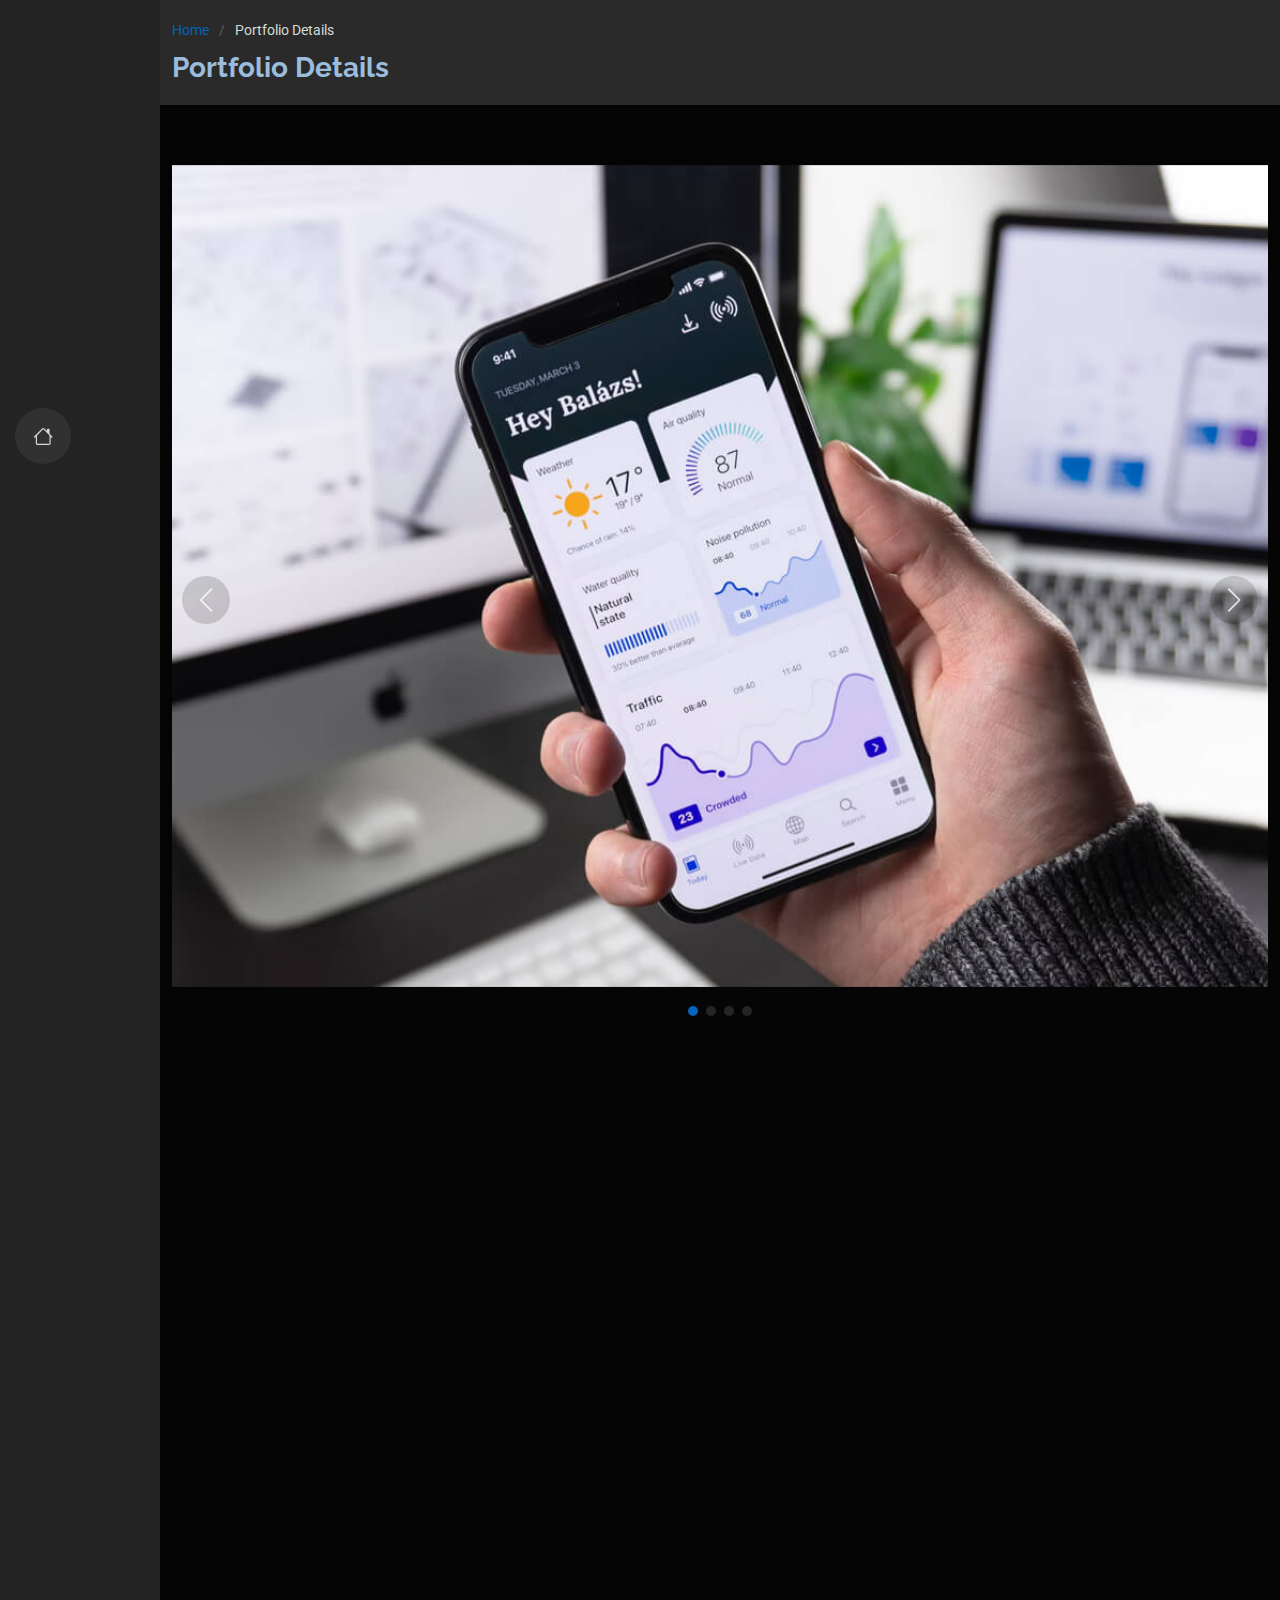
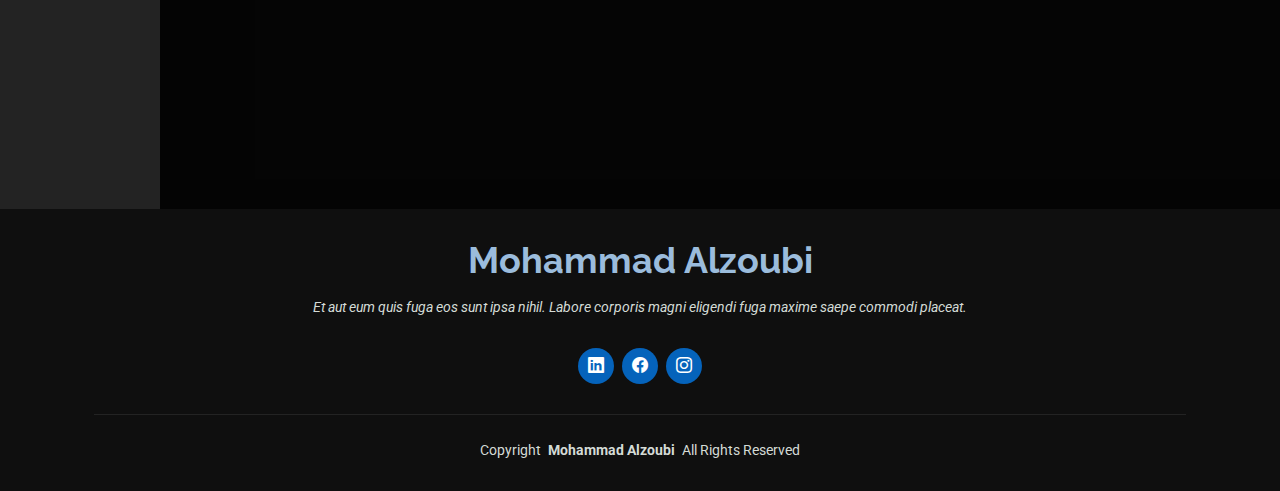
<file: portfolio-details.html>
<!DOCTYPE html>
<html lang="en">

<head>
  <meta charset="utf-8">
  <meta content="width=device-width, initial-scale=1.0" name="viewport">
  <title>Projects</title>
  <meta content="" name="description">
  <meta content="" name="keywords">

  <!-- Favicons -->
  <link href="assets/img/favicon.png" rel="icon">
  <link href="assets/img/apple-touch-icon.png" rel="apple-touch-icon">

  <!-- Fonts -->
  <link href="https://fonts.googleapis.com" rel="preconnect">
  <link href="https://fonts.gstatic.com" rel="preconnect" crossorigin>
  <link href="https://fonts.googleapis.com/css2?family=Roboto:ital,wght@0,100;0,300;0,400;0,500;0,700;0,900;1,100;1,300;1,400;1,500;1,700;1,900&family=Poppins:ital,wght@0,100;0,200;0,300;0,400;0,500;0,600;0,700;0,800;0,900;1,100;1,200;1,300;1,400;1,500;1,600;1,700;1,800;1,900&family=Raleway:ital,wght@0,100;0,200;0,300;0,400;0,500;0,600;0,700;0,800;0,900;1,100;1,200;1,300;1,400;1,500;1,600;1,700;1,800;1,900&display=swap" rel="stylesheet">

  <!-- Vendor CSS Files -->
  <link href="assets/vendor/bootstrap/css/bootstrap.min.css" rel="stylesheet">
  <link href="assets/vendor/bootstrap-icons/bootstrap-icons.css" rel="stylesheet">
  <link href="assets/vendor/aos/aos.css" rel="stylesheet">
  <link href="assets/vendor/glightbox/css/glightbox.min.css" rel="stylesheet">
  <link href="assets/vendor/swiper/swiper-bundle.min.css" rel="stylesheet">

  <!-- Main CSS File -->
  <link href="assets/css/main.css" rel="stylesheet">

  <!-- =======================================================
  * Template Name: MyResume
  * Template URL: https://bootstrapmade.com/free-html-bootstrap-template-my-resume/
  * Updated: Jun 29 2024 with Bootstrap v5.3.3
  * Author: BootstrapMade.com
  * License: https://bootstrapmade.com/license/
  ======================================================== -->
</head>

<body class="portfolio-details-page">

  <header id="header" class="header d-flex flex-column justify-content-center">

    <i class="header-toggle d-xl-none bi bi-list"></i>

    <nav id="navmenu" class="navmenu">
      <ul>
        <li><a href="index.html"><i class="bi bi-house navicon"></i><span>Home</span></a></li>
        
       <!-- <li><a href="#about"><i class="bi bi-person navicon"></i><span>About</span></a></li>
        <li><a href="#resume"><i class="bi bi-file-earmark-text navicon"></i><span>Resume</span></a></li>
        <li><a href="#portfolio"><i class="bi bi-images navicon"></i><span>Portfolio</span></a></li>
        <li><a href="#services"><i class="bi bi-hdd-stack navicon"></i><span>Services</span></a></li>
        <li><a href="#contact"><i class="bi bi-envelope navicon"></i><span>Contact</span></a></li>-->
      </ul>
    </nav>

  </header>

  <main class="main">

    <!-- Page Title -->
    <div class="page-title" data-aos="fade">
      <div class="container">
        <nav class="breadcrumbs">
          <ol>
            <li><a href="index.html">Home</a></li>
            <li class="current">Portfolio Details</li>
          </ol>
        </nav>
        <h1>Portfolio Details</h1>
      </div>
    </div><!-- End Page Title -->

    <!-- Portfolio Details Section -->
    <section id="portfolio-details" class="portfolio-details section">

      <div class="container" data-aos="fade-up">

        <div class="portfolio-details-slider swiper init-swiper">
          <script type="application/json" class="swiper-config">
            {
              "loop": true,
              "speed": 600,
              "autoplay": {
                "delay": 5000
              },
              "slidesPerView": "auto",
              "navigation": {
                "nextEl": ".swiper-button-next",
                "prevEl": ".swiper-button-prev"
              },
              "pagination": {
                "el": ".swiper-pagination",
                "type": "bullets",
                "clickable": true
              }
            }
          </script>
          <div class="swiper-wrapper align-items-center">

            <div class="swiper-slide">
              <img src="assets/img/portfolio/app-1.jpg" alt="">
            </div>

            <div class="swiper-slide">
              <img src="assets/img/portfolio/product-1.jpg" alt="">
            </div>

            <div class="swiper-slide">
              <img src="assets/img/portfolio/branding-1.jpg" alt="">
            </div>

            <div class="swiper-slide">
              <img src="assets/img/portfolio/books-1.jpg" alt="">
            </div>

          </div>
          <div class="swiper-button-prev"></div>
          <div class="swiper-button-next"></div>
          <div class="swiper-pagination"></div>
        </div>

        <div class="row justify-content-between gy-4 mt-4">

          <div class="col-lg-8" data-aos="fade-up">
            <div class="portfolio-description">
              <h2>This is an example of portfolio details</h2>
              <p>
                Autem ipsum nam porro corporis rerum. Quis eos dolorem eos itaque inventore commodi labore quia quia. Exercitationem repudiandae officiis neque suscipit non officia eaque itaque enim. Voluptatem officia accusantium nesciunt est omnis tempora consectetur dignissimos. Sequi nulla at esse enim cum deserunt eius.
              </p>
              <p>
                Amet consequatur qui dolore veniam voluptatem voluptatem sit. Non aspernatur atque natus ut cum nam et. Praesentium error dolores rerum minus sequi quia veritatis eum. Eos et doloribus doloremque nesciunt molestiae laboriosam.
              </p>

              <div class="testimonial-item">
                <p>
                  <i class="bi bi-quote quote-icon-left"></i>
                  <span>Export tempor illum tamen malis malis eram quae irure esse labore quem cillum quid cillum eram malis quorum velit fore eram velit sunt aliqua noster fugiat irure amet legam anim culpa.</span>
                  <i class="bi bi-quote quote-icon-right"></i>
                </p>
                <div>
                  <img src="assets/img/testimonials/testimonials-2.jpg" class="testimonial-img" alt="">
                  <h3>Sara Wilsson</h3>
                  <h4>Designer</h4>
                </div>
              </div>

              <p>
                Impedit ipsum quae et aliquid doloribus et voluptatem quasi. Perspiciatis occaecati earum et magnam animi. Quibusdam non qui ea vitae suscipit vitae sunt. Repudiandae incidunt cumque minus deserunt assumenda tempore. Delectus voluptas necessitatibus est.
              </p>

              <p>
                Sunt voluptatum sapiente facilis quo odio aut ipsum repellat debitis. Molestiae et autem libero. Explicabo et quod necessitatibus similique quis dolor eum. Numquam eaque praesentium rem et qui nesciunt.
              </p>

            </div>
          </div>

          <div class="col-lg-3" data-aos="fade-up" data-aos-delay="100">
            <div class="portfolio-info">
              <h3>Project information</h3>
              <ul>
                <li><strong>Category</strong> Web design</li>
                <li><strong>Client</strong> ASU Company</li>
                <li><strong>Project date</strong> 01 March, 2020</li>
                <li><strong>Project URL</strong> <a href="#">www.example.com</a></li>
                <li><a href="#" class="btn-visit align-self-start">Visit Website</a></li>
              </ul>
            </div>
          </div>

        </div>

      </div>

    </section><!-- /Portfolio Details Section -->

  </main>

  <footer id="footer" class="footer position-relative light-background">
    <div class="container">
      <h3 class="sitename">Mohammad Alzoubi</h3>
      <p>Et aut eum quis fuga eos sunt ipsa nihil. Labore corporis magni eligendi fuga maxime saepe commodi placeat.</p>
      <div class="social-links d-flex justify-content-center">
        
        <a href=""><i class="bi bi-linkedin"></i></a>
        <a href=""><i class="bi bi-facebook"></i></a>
        <a href=""><i class="bi bi-instagram"></i></a>
        
      </div>
      <div class="container">
        <div class="copyright">
          <span>Copyright</span> <strong class="px-1 sitename">Mohammad Alzoubi</strong> <span>All Rights Reserved</span>
        </div>
        
      </div>
    </div>
  </footer>

  <!-- Scroll Top -->
  <a href="#" id="scroll-top" class="scroll-top d-flex align-items-center justify-content-center"><i class="bi bi-arrow-up-short"></i></a>

  <!-- Preloader -->
  <div id="preloader"></div>

  <!-- Vendor JS Files -->
  <script src="assets/vendor/bootstrap/js/bootstrap.bundle.min.js"></script>
  <script src="assets/vendor/php-email-form/validate.js"></script>
  <script src="assets/vendor/aos/aos.js"></script>
  <script src="assets/vendor/typed.js/typed.umd.js"></script>
  <script src="assets/vendor/purecounter/purecounter_vanilla.js"></script>
  <script src="assets/vendor/waypoints/noframework.waypoints.js"></script>
  <script src="assets/vendor/glightbox/js/glightbox.min.js"></script>
  <script src="assets/vendor/imagesloaded/imagesloaded.pkgd.min.js"></script>
  <script src="assets/vendor/isotope-layout/isotope.pkgd.min.js"></script>
  <script src="assets/vendor/swiper/swiper-bundle.min.js"></script>

  <!-- Main JS File -->
  <script src="assets/js/main.js"></script>

</body>

</html>
</file>
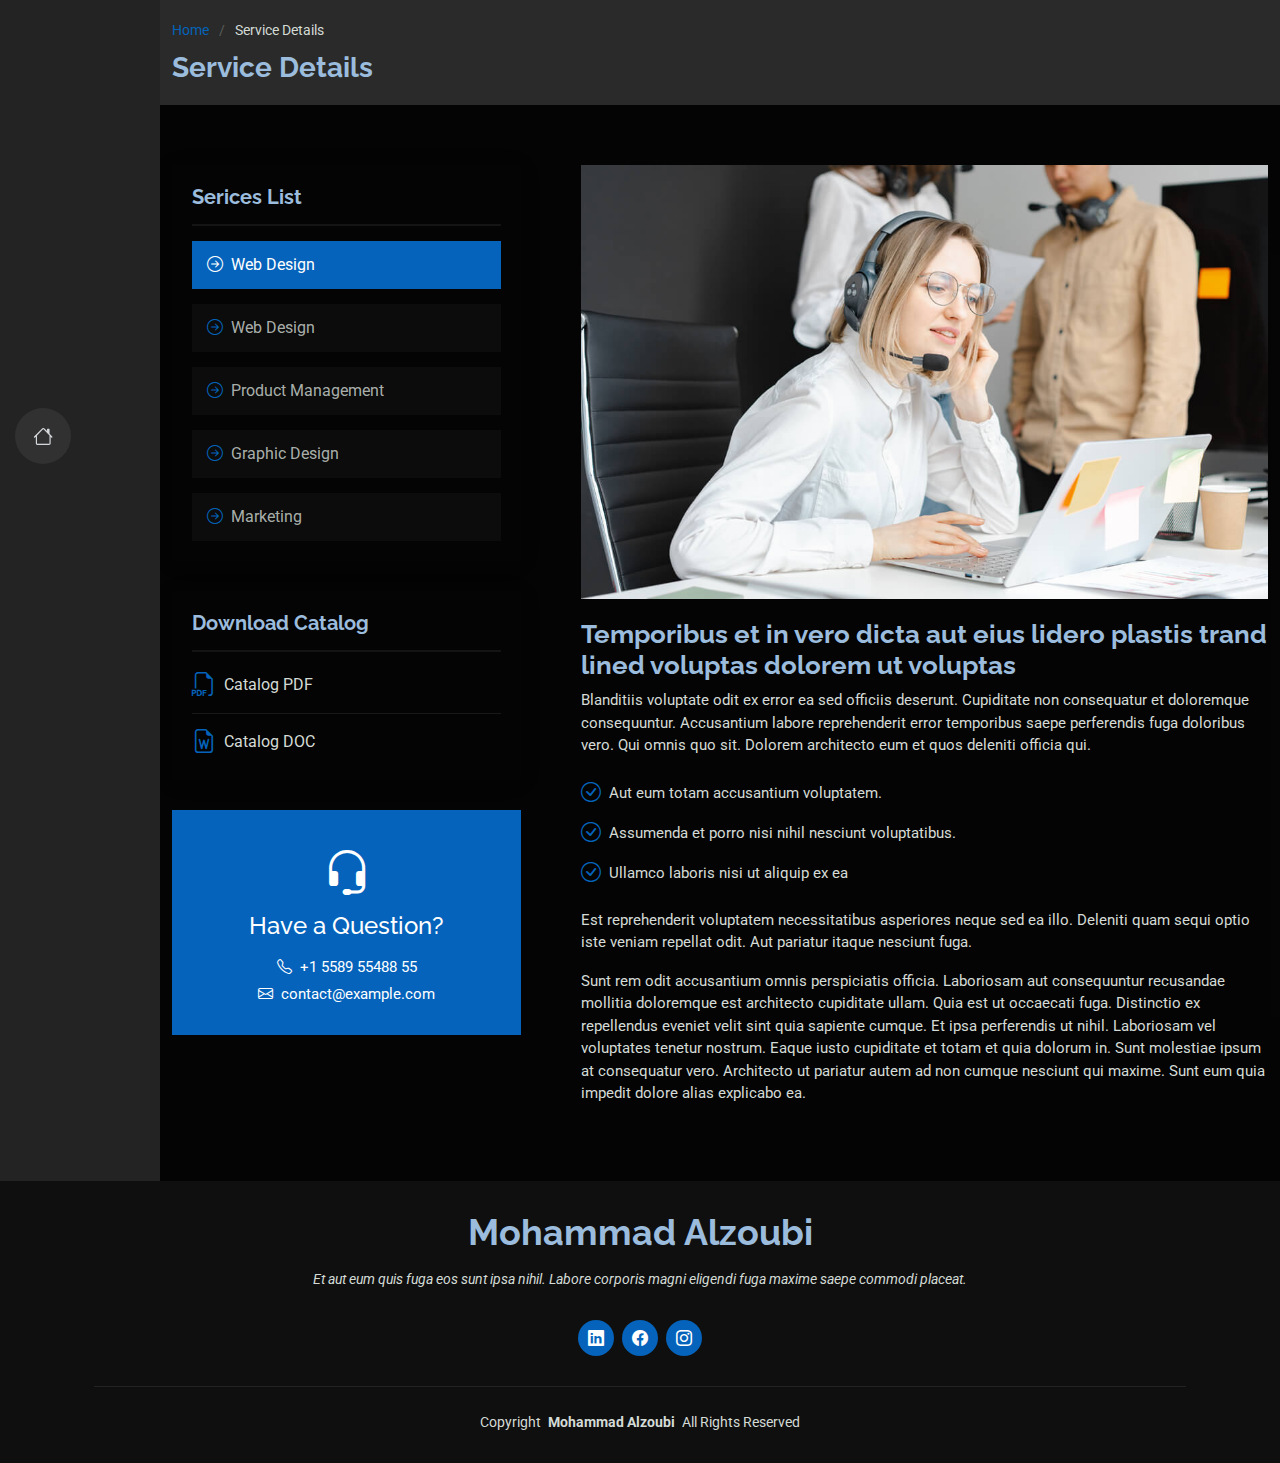
<file: service-details.html>
<!DOCTYPE html>
<html lang="en">

<head>
  <meta charset="utf-8">
  <meta content="width=device-width, initial-scale=1.0" name="viewport">
  <title>Service Details - MyResume Bootstrap Template</title>
  <meta content="" name="description">
  <meta content="" name="keywords">

  <!-- Favicons -->
  <link href="assets/img/favicon.png" rel="icon">
  <link href="assets/img/apple-touch-icon.png" rel="apple-touch-icon">

  <!-- Fonts -->
  <link href="https://fonts.googleapis.com" rel="preconnect">
  <link href="https://fonts.gstatic.com" rel="preconnect" crossorigin>
  <link href="https://fonts.googleapis.com/css2?family=Roboto:ital,wght@0,100;0,300;0,400;0,500;0,700;0,900;1,100;1,300;1,400;1,500;1,700;1,900&family=Poppins:ital,wght@0,100;0,200;0,300;0,400;0,500;0,600;0,700;0,800;0,900;1,100;1,200;1,300;1,400;1,500;1,600;1,700;1,800;1,900&family=Raleway:ital,wght@0,100;0,200;0,300;0,400;0,500;0,600;0,700;0,800;0,900;1,100;1,200;1,300;1,400;1,500;1,600;1,700;1,800;1,900&display=swap" rel="stylesheet">

  <!-- Vendor CSS Files -->
  <link href="assets/vendor/bootstrap/css/bootstrap.min.css" rel="stylesheet">
  <link href="assets/vendor/bootstrap-icons/bootstrap-icons.css" rel="stylesheet">
  <link href="assets/vendor/aos/aos.css" rel="stylesheet">
  <link href="assets/vendor/glightbox/css/glightbox.min.css" rel="stylesheet">
  <link href="assets/vendor/swiper/swiper-bundle.min.css" rel="stylesheet">

  <!-- Main CSS File -->
  <link href="assets/css/main.css" rel="stylesheet">

  <!-- =======================================================
  * Template Name: MyResume
  * Template URL: https://bootstrapmade.com/free-html-bootstrap-template-my-resume/
  * Updated: Jun 29 2024 with Bootstrap v5.3.3
  * Author: BootstrapMade.com
  * License: https://bootstrapmade.com/license/
  ======================================================== -->
</head>

<body class="service-details-page">

  <header id="header" class="header d-flex flex-column justify-content-center">

    <i class="header-toggle d-xl-none bi bi-list"></i>

    <nav id="navmenu" class="navmenu">
      <ul>
        <li><a href="index.html"><i class="bi bi-house navicon"></i><span>Home</span></a></li>
        <!--<li><a href="#about"><i class="bi bi-person navicon"></i><span>About</span></a></li>
        <li><a href="#resume"><i class="bi bi-file-earmark-text navicon"></i><span>Resume</span></a></li>
        <li><a href="#portfolio"><i class="bi bi-images navicon"></i><span>Portfolio</span></a></li>
        <li><a href="#services"><i class="bi bi-hdd-stack navicon"></i><span>Services</span></a></li>
        <li><a href="#contact"><i class="bi bi-envelope navicon"></i><span>Contact</span></a></li>-->
      </ul>
    </nav>

  </header>

  <main class="main">

    <!-- Page Title -->
    <div class="page-title" data-aos="fade">
      <div class="container">
        <nav class="breadcrumbs">
          <ol>
            <li><a href="index.html">Home</a></li>
            <li class="current">Service Details</li>
          </ol>
        </nav>
        <h1>Service Details</h1>
      </div>
    </div><!-- End Page Title -->

    <!-- Service Details Section -->
    <section id="service-details" class="service-details section">

      <div class="container">

        <div class="row gy-5">

          <div class="col-lg-4" data-aos="fade-up" data-aos-delay="100">

            <div class="service-box">
              <h4>Serices List</h4>
              <div class="services-list">
                <a href="#" class="active"><i class="bi bi-arrow-right-circle"></i><span>Web Design</span></a>
                <a href="#"><i class="bi bi-arrow-right-circle"></i><span>Web Design</span></a>
                <a href="#"><i class="bi bi-arrow-right-circle"></i><span>Product Management</span></a>
                <a href="#"><i class="bi bi-arrow-right-circle"></i><span>Graphic Design</span></a>
                <a href="#"><i class="bi bi-arrow-right-circle"></i><span>Marketing</span></a>
              </div>
            </div><!-- End Services List -->

            <div class="service-box">
              <h4>Download Catalog</h4>
              <div class="download-catalog">
                <a href="#"><i class="bi bi-filetype-pdf"></i><span>Catalog PDF</span></a>
                <a href="#"><i class="bi bi-file-earmark-word"></i><span>Catalog DOC</span></a>
              </div>
            </div><!-- End Services List -->

            <div class="help-box d-flex flex-column justify-content-center align-items-center">
              <i class="bi bi-headset help-icon"></i>
              <h4>Have a Question?</h4>
              <p class="d-flex align-items-center mt-2 mb-0"><i class="bi bi-telephone me-2"></i> <span>+1 5589 55488 55</span></p>
              <p class="d-flex align-items-center mt-1 mb-0"><i class="bi bi-envelope me-2"></i> <a href="mailto:contact@example.com">contact@example.com</a></p>
            </div>

          </div>

          <div class="col-lg-8 ps-lg-5" data-aos="fade-up" data-aos-delay="200">
            <img src="assets/img/services.jpg" alt="" class="img-fluid services-img">
            <h3>Temporibus et in vero dicta aut eius lidero plastis trand lined voluptas dolorem ut voluptas</h3>
            <p>
              Blanditiis voluptate odit ex error ea sed officiis deserunt. Cupiditate non consequatur et doloremque consequuntur. Accusantium labore reprehenderit error temporibus saepe perferendis fuga doloribus vero. Qui omnis quo sit. Dolorem architecto eum et quos deleniti officia qui.
            </p>
            <ul>
              <li><i class="bi bi-check-circle"></i> <span>Aut eum totam accusantium voluptatem.</span></li>
              <li><i class="bi bi-check-circle"></i> <span>Assumenda et porro nisi nihil nesciunt voluptatibus.</span></li>
              <li><i class="bi bi-check-circle"></i> <span>Ullamco laboris nisi ut aliquip ex ea</span></li>
            </ul>
            <p>
              Est reprehenderit voluptatem necessitatibus asperiores neque sed ea illo. Deleniti quam sequi optio iste veniam repellat odit. Aut pariatur itaque nesciunt fuga.
            </p>
            <p>
              Sunt rem odit accusantium omnis perspiciatis officia. Laboriosam aut consequuntur recusandae mollitia doloremque est architecto cupiditate ullam. Quia est ut occaecati fuga. Distinctio ex repellendus eveniet velit sint quia sapiente cumque. Et ipsa perferendis ut nihil. Laboriosam vel voluptates tenetur nostrum. Eaque iusto cupiditate et totam et quia dolorum in. Sunt molestiae ipsum at consequatur vero. Architecto ut pariatur autem ad non cumque nesciunt qui maxime. Sunt eum quia impedit dolore alias explicabo ea.
            </p>
          </div>

        </div>

      </div>

    </section><!-- /Service Details Section -->

  </main>

  <footer id="footer" class="footer position-relative light-background">
    <div class="container">
      <h3 class="sitename">Mohammad Alzoubi</h3>
      <p>Et aut eum quis fuga eos sunt ipsa nihil. Labore corporis magni eligendi fuga maxime saepe commodi placeat.</p>
      <div class="social-links d-flex justify-content-center">
        
        <a href=""><i class="bi bi-linkedin"></i></a>
        <a href=""><i class="bi bi-facebook"></i></a>
        <a href=""><i class="bi bi-instagram"></i></a>
        
      </div>
      <div class="container">
        <div class="copyright">
          <span>Copyright</span> <strong class="px-1 sitename">Mohammad Alzoubi</strong> <span>All Rights Reserved</span>
        </div>
        
      </div>
    </div>
  </footer>

  <!-- Scroll Top -->
  <a href="#" id="scroll-top" class="scroll-top d-flex align-items-center justify-content-center"><i class="bi bi-arrow-up-short"></i></a>

  <!-- Preloader -->
  <div id="preloader"></div>

  <!-- Vendor JS Files -->
  <script src="assets/vendor/bootstrap/js/bootstrap.bundle.min.js"></script>
  <script src="assets/vendor/php-email-form/validate.js"></script>
  <script src="assets/vendor/aos/aos.js"></script>
  <script src="assets/vendor/typed.js/typed.umd.js"></script>
  <script src="assets/vendor/purecounter/purecounter_vanilla.js"></script>
  <script src="assets/vendor/waypoints/noframework.waypoints.js"></script>
  <script src="assets/vendor/glightbox/js/glightbox.min.js"></script>
  <script src="assets/vendor/imagesloaded/imagesloaded.pkgd.min.js"></script>
  <script src="assets/vendor/isotope-layout/isotope.pkgd.min.js"></script>
  <script src="assets/vendor/swiper/swiper-bundle.min.js"></script>

  <!-- Main JS File -->
  <script src="assets/js/main.js"></script>

</body>

</html>
</file>
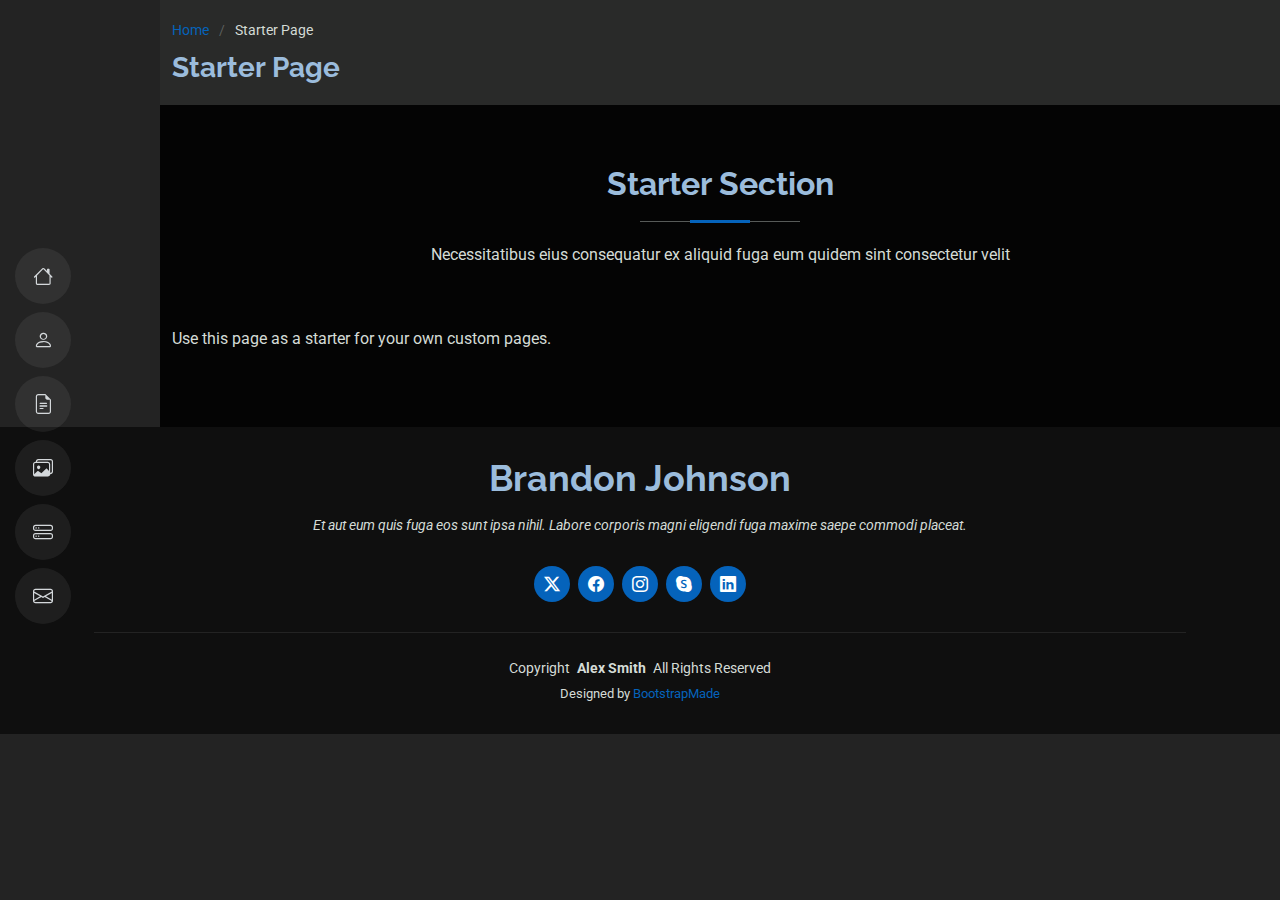
<file: starter-page.html>
<!DOCTYPE html>
<html lang="en">

<head>
  <meta charset="utf-8">
  <meta content="width=device-width, initial-scale=1.0" name="viewport">
  <title>Starter Page - MyResume Bootstrap Template</title>
  <meta content="" name="description">
  <meta content="" name="keywords">

  <!-- Favicons -->
  <link href="assets/img/favicon.png" rel="icon">
  <link href="assets/img/apple-touch-icon.png" rel="apple-touch-icon">

  <!-- Fonts -->
  <link href="https://fonts.googleapis.com" rel="preconnect">
  <link href="https://fonts.gstatic.com" rel="preconnect" crossorigin>
  <link href="https://fonts.googleapis.com/css2?family=Roboto:ital,wght@0,100;0,300;0,400;0,500;0,700;0,900;1,100;1,300;1,400;1,500;1,700;1,900&family=Poppins:ital,wght@0,100;0,200;0,300;0,400;0,500;0,600;0,700;0,800;0,900;1,100;1,200;1,300;1,400;1,500;1,600;1,700;1,800;1,900&family=Raleway:ital,wght@0,100;0,200;0,300;0,400;0,500;0,600;0,700;0,800;0,900;1,100;1,200;1,300;1,400;1,500;1,600;1,700;1,800;1,900&display=swap" rel="stylesheet">

  <!-- Vendor CSS Files -->
  <link href="assets/vendor/bootstrap/css/bootstrap.min.css" rel="stylesheet">
  <link href="assets/vendor/bootstrap-icons/bootstrap-icons.css" rel="stylesheet">
  <link href="assets/vendor/aos/aos.css" rel="stylesheet">
  <link href="assets/vendor/glightbox/css/glightbox.min.css" rel="stylesheet">
  <link href="assets/vendor/swiper/swiper-bundle.min.css" rel="stylesheet">

  <!-- Main CSS File -->
  <link href="assets/css/main.css" rel="stylesheet">

  <!-- =======================================================
  * Template Name: MyResume
  * Template URL: https://bootstrapmade.com/free-html-bootstrap-template-my-resume/
  * Updated: Jun 29 2024 with Bootstrap v5.3.3
  * Author: BootstrapMade.com
  * License: https://bootstrapmade.com/license/
  ======================================================== -->
</head>

<body class="starter-page-page">

  <header id="header" class="header d-flex flex-column justify-content-center">

    <i class="header-toggle d-xl-none bi bi-list"></i>

    <nav id="navmenu" class="navmenu">
      <ul>
        <li><a href="#hero"><i class="bi bi-house navicon"></i><span>Home</span></a></li>
        <li><a href="#about"><i class="bi bi-person navicon"></i><span>About</span></a></li>
        <li><a href="#resume"><i class="bi bi-file-earmark-text navicon"></i><span>Resume</span></a></li>
        <li><a href="#portfolio"><i class="bi bi-images navicon"></i><span>Portfolio</span></a></li>
        <li><a href="#services"><i class="bi bi-hdd-stack navicon"></i><span>Services</span></a></li>
        <li><a href="#contact"><i class="bi bi-envelope navicon"></i><span>Contact</span></a></li>
      </ul>
    </nav>

  </header>

  <main class="main">

    <!-- Page Title -->
    <div class="page-title" data-aos="fade">
      <div class="container">
        <nav class="breadcrumbs">
          <ol>
            <li><a href="index.html">Home</a></li>
            <li class="current">Starter Page</li>
          </ol>
        </nav>
        <h1>Starter Page</h1>
      </div>
    </div><!-- End Page Title -->

    <!-- Starter Section Section -->
    <section id="starter-section" class="starter-section section">

      <!-- Section Title -->
      <div class="container section-title" data-aos="fade-up">
        <h2>Starter Section</h2>
        <p>Necessitatibus eius consequatur ex aliquid fuga eum quidem sint consectetur velit</p>
      </div><!-- End Section Title -->

      <div class="container" data-aos="fade-up">
        <p>Use this page as a starter for your own custom pages.</p>
      </div>

    </section><!-- /Starter Section Section -->

  </main>

  <footer id="footer" class="footer position-relative light-background">
    <div class="container">
      <h3 class="sitename">Brandon Johnson</h3>
      <p>Et aut eum quis fuga eos sunt ipsa nihil. Labore corporis magni eligendi fuga maxime saepe commodi placeat.</p>
      <div class="social-links d-flex justify-content-center">
        <a href=""><i class="bi bi-twitter-x"></i></a>
        <a href=""><i class="bi bi-facebook"></i></a>
        <a href=""><i class="bi bi-instagram"></i></a>
        <a href=""><i class="bi bi-skype"></i></a>
        <a href=""><i class="bi bi-linkedin"></i></a>
      </div>
      <div class="container">
        <div class="copyright">
          <span>Copyright</span> <strong class="px-1 sitename">Alex Smith</strong> <span>All Rights Reserved</span>
        </div>
        <div class="credits">
          <!-- All the links in the footer should remain intact. -->
          <!-- You can delete the links only if you've purchased the pro version. -->
          <!-- Licensing information: https://bootstrapmade.com/license/ -->
          <!-- Purchase the pro version with working PHP/AJAX contact form: [buy-url] -->
          Designed by <a href="https://bootstrapmade.com/">BootstrapMade</a>
        </div>
      </div>
    </div>
  </footer>

  <!-- Scroll Top -->
  <a href="#" id="scroll-top" class="scroll-top d-flex align-items-center justify-content-center"><i class="bi bi-arrow-up-short"></i></a>

  <!-- Preloader -->
  <div id="preloader"></div>

  <!-- Vendor JS Files -->
  <script src="assets/vendor/bootstrap/js/bootstrap.bundle.min.js"></script>
  <script src="assets/vendor/php-email-form/validate.js"></script>
  <script src="assets/vendor/aos/aos.js"></script>
  <script src="assets/vendor/typed.js/typed.umd.js"></script>
  <script src="assets/vendor/purecounter/purecounter_vanilla.js"></script>
  <script src="assets/vendor/waypoints/noframework.waypoints.js"></script>
  <script src="assets/vendor/glightbox/js/glightbox.min.js"></script>
  <script src="assets/vendor/imagesloaded/imagesloaded.pkgd.min.js"></script>
  <script src="assets/vendor/isotope-layout/isotope.pkgd.min.js"></script>
  <script src="assets/vendor/swiper/swiper-bundle.min.js"></script>

  <!-- Main JS File -->
  <script src="assets/js/main.js"></script>

</body>

</html>
</file>
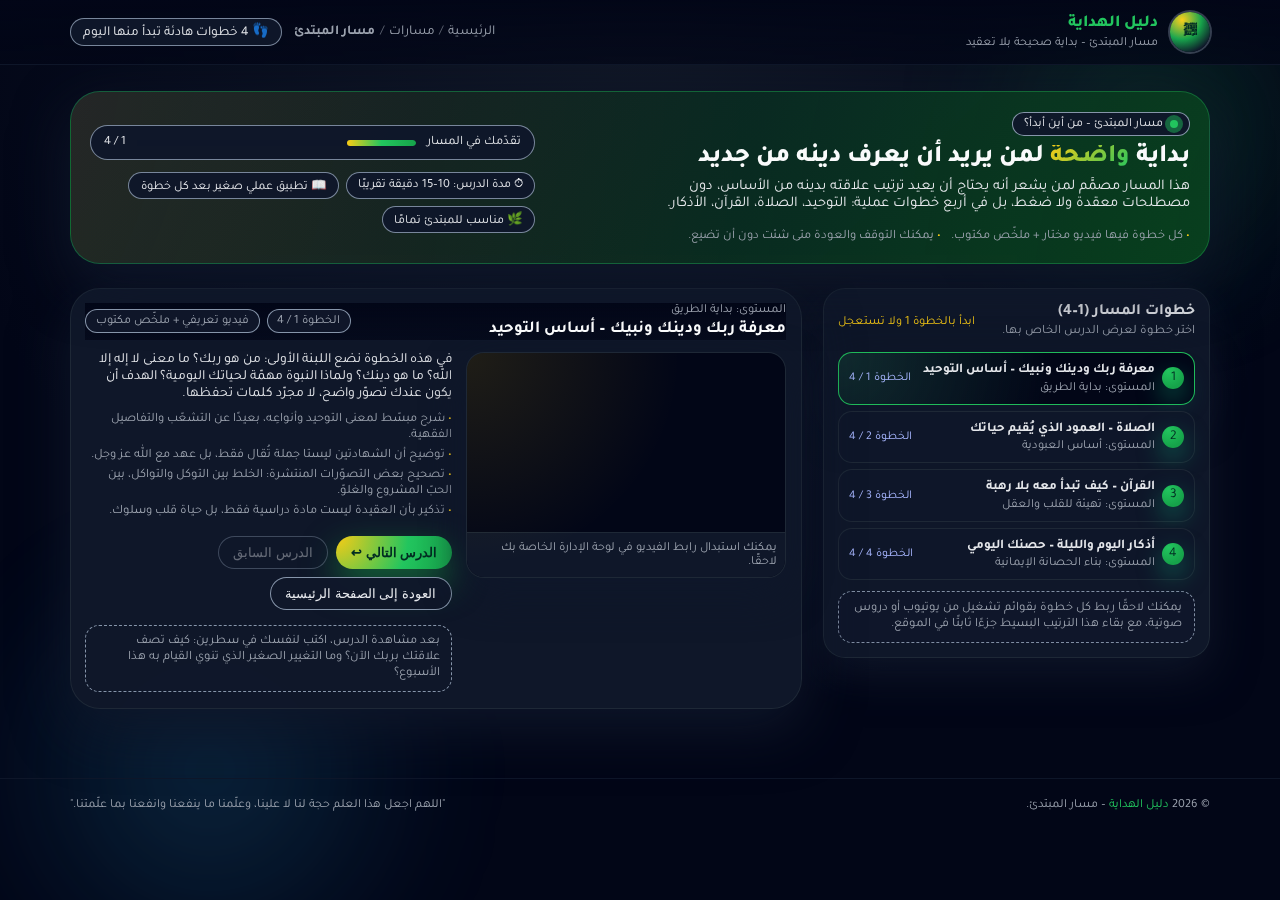
<file: Islamic/beginner-path.html>
<!DOCTYPE html>
<html lang="ar" dir="rtl">
<head>
  <meta charset="UTF-8" />
  <title>مسار المبتدئ – دليل الهداية</title>
  <meta name="viewport" content="width=device-width, initial-scale=1" />
  <link href="https://fonts.googleapis.com/css2?family=Tajawal:wght@400;500;600;700;800&display=swap" rel="stylesheet">
  <style>
    :root {
      --bg-deep: #020617;
      --bg-soft: #0b1120;
      --bg-card: #020817;
      --primary: #22c55e;
      --primary-strong: #16a34a;
      --accent-gold: #facc15;
      --text-main: #e5e7eb;
      --text-muted: #9ca3af;
      --border-subtle: #1f2937;
      --radius-xl: 22px;
      --radius-2xl: 30px;
      --shadow-soft: 0 20px 55px rgba(15, 23, 42, 0.95);
    }

    * {
      box-sizing: border-box;
      margin: 0;
      padding: 0;
    }

    body {
      font-family: "Tajawal", system-ui, sans-serif;
      background: radial-gradient(circle at top, #111827 0, #020617 65%);
      color: var(--text-main);
      min-height: 100vh;
      overflow-x: hidden;
    }

    a {
      color: inherit;
      text-decoration: none;
    }

    /* خلفيات زخرفية خفيفة */
    .bg-orbit {
      position: fixed;
      inset: 0;
      pointer-events: none;
      z-index: -1;
      overflow: hidden;
    }

    .bg-orbit::before,
    .bg-orbit::after {
      content: "";
      position: absolute;
      border-radius: 999px;
      filter: blur(70px);
      opacity: 0.7;
      animation: floatSlow 26s infinite alternate ease-in-out;
    }

    .bg-orbit::before {
      width: 420px;
      height: 420px;
      background: radial-gradient(circle, rgba(34, 197, 94, 0.35), transparent 60%);
      top: -80px;
      right: -80px;
    }

    .bg-orbit::after {
      width: 500px;
      height: 500px;
      background: radial-gradient(circle, rgba(56, 189, 248, 0.3), transparent 65%);
      bottom: -120px;
      left: -40px;
      animation-delay: 2s;
    }

    .container {
      max-width: 1180px;
      margin: 0 auto;
      padding: 0 1.25rem;
    }

    header {
      position: sticky;
      top: 0;
      z-index: 20;
      backdrop-filter: blur(16px);
      background: linear-gradient(to bottom, rgba(2, 6, 23, 0.97), rgba(2, 6, 23, 0.7));
      border-bottom: 1px solid rgba(15, 23, 42, 0.95);
    }

    .nav {
      display: flex;
      align-items: center;
      justify-content: space-between;
      padding: 0.75rem 0;
      gap: 1rem;
    }

    .brand {
      display: flex;
      align-items: center;
      gap: 0.75rem;
    }

    .brand-logo {
      width: 40px;
      height: 40px;
      border-radius: 999px;
      background: radial-gradient(circle at 30% 20%, #facc15, #16a34a 45%, #0f172a 80%);
      display: flex;
      align-items: center;
      justify-content: center;
      color: #022c22;
      font-weight: 800;
      box-shadow: 0 0 0 2px rgba(148, 163, 184, 0.35);
      position: relative;
      overflow: hidden;
      font-size: 0.8rem;
    }

    .brand-logo::after {
      content: "";
      position: absolute;
      inset: 0;
      background: linear-gradient(130deg, rgba(255, 255, 255, 0.4), transparent 60%);
      mix-blend-mode: soft-light;
      opacity: 0.5;
    }

    .brand-text {
      display: flex;
      flex-direction: column;
      gap: 0.1rem;
    }

    .brand-title {
      font-size: 1.05rem;
      font-weight: 800;
      letter-spacing: 0.04em;
      color: var(--primary);
    }

    .brand-sub {
      font-size: 0.78rem;
      color: var(--text-muted);
    }

    .nav-right {
      display: flex;
      align-items: center;
      gap: 0.75rem;
      font-size: 0.85rem;
      flex-wrap: wrap;
      justify-content: flex-end;
    }

    .crumbs {
      display: flex;
      align-items: center;
      gap: 0.3rem;
      color: var(--text-muted);
    }

    .crumbs span.sep {
      opacity: 0.6;
    }

    .crumbs a {
      color: var(--text-muted);
    }

    .crumbs a:hover {
      color: var(--text-main);
    }

    .nav-pill {
      padding: 0.2rem 0.75rem;
      border-radius: 999px;
      border: 1px solid rgba(148, 163, 184, 0.8);
      background: rgba(15, 23, 42, 0.95);
      color: var(--text-main);
    }

    main {
      padding: 1.6rem 0 2.5rem;
    }

    /* Hero / عنوان المسار */
    .path-hero {
      background: linear-gradient(135deg, rgba(15, 23, 42, 0.96), rgba(5, 46, 22, 0.98));
      border-radius: var(--radius-2xl);
      border: 1px solid rgba(34, 197, 94, 0.4);
      padding: 1.3rem 1.2rem 1.1rem;
      box-shadow: var(--shadow-soft);
      position: relative;
      overflow: hidden;
      margin-bottom: 1.5rem;
    }

    .path-hero::before {
      content: "";
      position: absolute;
      inset: -40%;
      background-image:
        radial-gradient(circle at 0 0, rgba(250, 204, 21, 0.18) 0, transparent 55%),
        radial-gradient(circle at 100% 100%, rgba(34, 197, 94, 0.22) 0, transparent 60%);
      opacity: 0.9;
    }

    .path-hero-inner {
      position: relative;
      z-index: 1;
      display: grid;
      grid-template-columns: minmax(0, 1.7fr) minmax(0, 1.2fr);
      gap: 1.5rem;
      align-items: center;
    }

    .path-hero-title {
      display: flex;
      flex-direction: column;
      gap: 0.4rem;
    }

    .path-label {
      display: inline-flex;
      align-items: center;
      gap: 0.4rem;
      padding: 0.25rem 0.7rem;
      border-radius: 999px;
      border: 1px solid rgba(148, 163, 184, 0.9);
      background: rgba(15, 23, 42, 0.96);
      font-size: 0.78rem;
      color: var(--text-main);
      width: fit-content;
    }

    .path-label-dot {
      width: 8px;
      height: 8px;
      border-radius: 999px;
      background: var(--primary);
      box-shadow: 0 0 0 5px rgba(34, 197, 94, 0.45);
    }

    .path-hero-title h1 {
      font-size: 1.6rem;
      font-weight: 800;
      color: #f9fafb;
    }

    .path-hero-title h1 span {
      background: linear-gradient(135deg, #facc15, #22c55e);
      -webkit-background-clip: text;
      background-clip: text;
      color: transparent;
    }

    .path-hero-title p {
      font-size: 0.92rem;
      color: var(--text-main);
      max-width: 550px;
    }

    .path-hero-meta {
      display: flex;
      flex-wrap: wrap;
      gap: 0.6rem;
      margin-top: 0.6rem;
      font-size: 0.8rem;
      color: var(--text-muted);
    }

    .path-hero-meta span::before {
      content: "• ";
      color: var(--accent-gold);
    }

    .path-hero-right {
      display: flex;
      flex-direction: column;
      gap: 0.7rem;
    }

    .progress-pill {
      border-radius: 999px;
      border: 1px solid rgba(148, 163, 184, 0.8);
      background: rgba(15, 23, 42, 0.96);
      padding: 0.55rem 0.8rem;
      font-size: 0.8rem;
      display: flex;
      align-items: center;
      justify-content: space-between;
      gap: 0.7rem;
    }

    .progress-track {
      position: relative;
      flex: 1;
      height: 6px;
      border-radius: 999px;
      background: rgba(15, 23, 42, 0.96);
      overflow: hidden;
    }

    .progress-bar {
      position: absolute;
      inset: 0;
      width: 0;
      background: linear-gradient(90deg, #facc15, #22c55e, #16a34a);
      border-radius: 999px;
      transition: width 0.4s ease-out;
    }

    .mini-badges {
      display: flex;
      flex-wrap: wrap;
      gap: 0.45rem;
      font-size: 0.78rem;
    }

    .mini-badges span {
      padding: 0.25rem 0.7rem;
      border-radius: 999px;
      border: 1px solid rgba(148, 163, 184, 0.8);
      background: rgba(15, 23, 42, 0.96);
    }

    /* layout: قائمة الدروس + الدرس */
    .layout {
      display: grid;
      grid-template-columns: minmax(0, 0.9fr) minmax(0, 1.7fr);
      gap: 1.3rem;
      align-items: flex-start;
    }

    @media (max-width: 900px) {
      .path-hero-inner {
        grid-template-columns: minmax(0, 1fr);
      }
      .layout {
        grid-template-columns: minmax(0, 1fr);
      }
    }

    /* قائمة الدروس */
    .lessons-panel {
      background: rgba(15, 23, 42, 0.98);
      border-radius: var(--radius-xl);
      border: 1px solid rgba(31, 41, 55, 0.98);
      padding: 0.9rem;
      box-shadow: 0 16px 45px rgba(15, 23, 42, 0.9);
    }

    .lessons-header {
      margin-bottom: 0.7rem;
      display: flex;
      justify-content: space-between;
      align-items: center;
      gap: 0.5rem;
    }

    .lessons-header h2 {
      font-size: 0.98rem;
    }

    .lessons-header span {
      font-size: 0.8rem;
      color: var(--text-muted);
    }

    .lessons-list {
      display: grid;
      gap: 0.4rem;
      margin-top: 0.3rem;
    }

    .lesson-item {
      border-radius: 14px;
      border: 1px solid rgba(31, 41, 55, 0.98);
      background: rgba(15, 23, 42, 0.96);
      padding: 0.55rem 0.6rem;
      font-size: 0.8rem;
      display: grid;
      grid-template-columns: auto 1fr auto;
      gap: 0.45rem;
      align-items: center;
      cursor: pointer;
      transition: all 0.18s ease-out;
    }

    .lesson-item-step {
      width: 22px;
      height: 22px;
      border-radius: 999px;
      background: radial-gradient(circle at 30% 20%, #22c55e, #16a34a 70%);
      display: flex;
      align-items: center;
      justify-content: center;
      font-size: 0.85rem;
      color: #022c22;
      box-shadow: 0 10px 25px rgba(16, 185, 129, 0.5);
    }

    .lesson-item-body {
      display: flex;
      flex-direction: column;
      gap: 0.1rem;
    }

    .lesson-item-body strong {
      font-size: 0.83rem;
    }

    .lesson-item-body span {
      color: var(--text-muted);
      font-size: 0.78rem;
    }

    .lesson-item-tag {
      font-size: 0.75rem;
      color: #a5b4fc;
    }

    .lesson-item:hover {
      border-color: rgba(148, 163, 184, 0.95);
      transform: translateY(-1px);
      background: rgba(15, 23, 42, 0.99);
    }

    .lesson-item.active {
      border-color: rgba(34, 197, 94, 0.95);
      background: radial-gradient(circle at 0 0, rgba(34, 197, 94, 0.12), #020617 60%);
      box-shadow: 0 18px 45px rgba(15, 23, 42, 0.95);
    }

    .hint-box {
      margin-top: 0.7rem;
      font-size: 0.8rem;
      border-radius: 14px;
      border: 1px dashed rgba(148, 163, 184, 0.85);
      background: rgba(15, 23, 42, 0.97);
      padding: 0.55rem 0.7rem;
      color: var(--text-muted);
    }

    /* منطقة الدرس الواحد */
    .lesson-view {
      background: rgba(15, 23, 42, 0.98);
      border-radius: var(--radius-2xl);
      border: 1px solid rgba(31, 41, 55, 0.98);
      padding: 0.9rem 0.9rem 1rem;
      box-shadow: var(--shadow-soft);
    }

    .lesson-view-header {
      display: flex;
      justify-content: space-between;
      align-items: center;
      gap: 0.7rem;
      margin-bottom: 0.7rem;
      flex-wrap: wrap;
    }

    .lesson-view-title {
      display: flex;
      flex-direction: column;
      gap: 0.15rem;
    }

    .lesson-view-title span.label {
      font-size: 0.78rem;
      color: var(--text-muted);
    }

    .lesson-view-title h2 {
      font-size: 1.05rem;
      color: #f9fafb;
    }

    .lesson-view-meta {
      display: flex;
      flex-wrap: wrap;
      gap: 0.45rem;
      font-size: 0.78rem;
      color: var(--text-muted);
    }

    .lesson-badge {
      padding: 0.25rem 0.6rem;
      border-radius: 999px;
      border: 1px solid rgba(148, 163, 184, 0.9);
      background: rgba(15, 23, 42, 0.97);
    }

    /* فيديو + نص */
    .lesson-view-body {
      display: grid;
      grid-template-columns: minmax(0, 1.4fr) minmax(0, 1.6fr);
      gap: 0.9rem;
      align-items: flex-start;
    }

    @media (max-width: 900px) {
      .lesson-view-body {
        grid-template-columns: minmax(0, 1fr);
      }
    }

    .video-wrapper {
      position: relative;
      border-radius: 18px;
      overflow: hidden;
      border: 1px solid rgba(31, 41, 55, 0.98);
      background: #020617;
      box-shadow: 0 16px 40px rgba(15, 23, 42, 0.95);
    }

    .video-wrapper::before {
      content: "";
      position: absolute;
      inset: 0;
      background: radial-gradient(circle at 0 0, rgba(250, 204, 21, 0.15), transparent 55%);
      opacity: 0.8;
      pointer-events: none;
    }

    .video-inner {
      position: relative;
      z-index: 1;
      aspect-ratio: 16 / 9;
    }

    iframe {
      width: 100%;
      height: 100%;
      border: 0;
      display: block;
    }

    .video-note {
      font-size: 0.78rem;
      color: var(--text-muted);
      padding: 0.5rem 0.55rem;
      border-top: 1px solid rgba(31, 41, 55, 0.98);
      background: rgba(15, 23, 42, 0.98);
    }

    .lesson-text {
      display: grid;
      gap: 0.55rem;
      font-size: 0.87rem;
      color: #e5e7eb;
    }

    .lesson-intro {
      color: #e5e7eb;
    }

    .lesson-points {
      font-size: 0.8rem;
      color: var(--text-muted);
      display: grid;
      gap: 0.25rem;
    }

    .lesson-points span::before {
      content: "• ";
      color: var(--accent-gold);
    }

    .lesson-actions {
      margin-top: 0.45rem;
      display: flex;
      flex-wrap: wrap;
      gap: 0.5rem;
      font-size: 0.8rem;
    }

    .btn-main {
      padding: 0.5rem 0.9rem;
      border-radius: 999px;
      border: none;
      background: radial-gradient(circle at top left, #facc15, #22c55e 60%, #16a34a);
      color: #022c22;
      font-weight: 700;
      display: inline-flex;
      align-items: center;
      gap: 0.25rem;
      cursor: pointer;
      box-shadow: 0 14px 35px rgba(21, 128, 61, 0.8);
      transition: transform 0.12s ease-out, box-shadow 0.12s ease-out;
    }

    .btn-main:hover {
      transform: translateY(-2px);
      box-shadow: 0 18px 40px rgba(21, 128, 61, 0.9);
    }

    .btn-ghost {
      padding: 0.5rem 0.9rem;
      border-radius: 999px;
      border: 1px solid rgba(148, 163, 184, 0.9);
      background: rgba(15, 23, 42, 0.98);
      color: #e5e7eb;
      display: inline-flex;
      align-items: center;
      gap: 0.25rem;
      cursor: pointer;
      transition: all 0.12s ease-out;
    }

    .btn-ghost:hover {
      background: rgba(15, 23, 42, 1);
      border-color: rgba(209, 213, 219, 0.95);
    }

    .lesson-tip {
      font-size: 0.8rem;
      color: var(--text-muted);
      border-radius: 14px;
      border: 1px dashed rgba(148, 163, 184, 0.9);
      padding: 0.55rem 0.65rem;
      margin-top: 0.4rem;
    }

    footer {
      padding: 1.2rem 0 2rem;
      border-top: 1px solid rgba(15, 23, 42, 0.95);
      margin-top: 1.8rem;
    }

    .footer-inner {
      display: flex;
      flex-wrap: wrap;
      justify-content: space-between;
      align-items: center;
      gap: 0.75rem;
      font-size: 0.78rem;
      color: var(--text-muted);
    }

    .footer-inner span.highlight {
      color: var(--primary);
    }

    /* Animations */
    @keyframes floatSlow {
      0% { transform: translate3d(0, 0, 0); }
      100% { transform: translate3d(25px, -20px, 0); }
    }
  </style>
</head>
<body>
  <div class="bg-orbit"></div>

  <header>
    <div class="container">
      <nav class="nav">
        <div class="brand">
          <div class="brand-logo">﷽</div>
          <div class="brand-text">
            <span class="brand-title">دليل الهداية</span>
            <span class="brand-sub">مسار المبتدئ – بداية صحيحة بلا تعقيد</span>
          </div>
        </div>
        <div class="nav-right">
          <div class="crumbs">
            <a href="index.html">الرئيسية</a>
            <span class="sep">/</span>
            <span>مسارات</span>
            <span class="sep">/</span>
            <strong>مسار المبتدئ</strong>
          </div>
          <div class="nav-pill">
            👣 4 خطوات هادئة تبدأ منها اليوم
          </div>
        </div>
      </nav>
    </div>
  </header>

  <main>
    <div class="container">
      <!-- Hero -->
      <section class="path-hero">
        <div class="path-hero-inner">
          <div class="path-hero-title">
            <div class="path-label">
              <div class="path-label-dot"></div>
              <span>مسار المبتدئ – من أين أبدأ؟</span>
            </div>
            <h1>
              بداية <span>واضحة</span> لمن يريد أن يعرف دينه من جديد
            </h1>
            <p>
              هذا المسار مصمَّم لمن يشعر أنه يحتاج أن يعيد ترتيب علاقته بدينه من الأساس،
              دون مصطلحات معقدة ولا ضغط، بل في أربع خطوات عملية: التوحيد، الصلاة، القرآن، الأذكار.
            </p>
            <div class="path-hero-meta">
              <span>كل خطوة فيها فيديو مختار + ملخّص مكتوب.</span>
              <span>يمكنك التوقف والعودة متى شئت دون أن تضيع.</span>
            </div>
          </div>

          <div class="path-hero-right">
            <div class="progress-pill">
              <span>تقدّمك في المسار</span>
              <div class="progress-track">
                <div class="progress-bar" id="progressBar"></div>
              </div>
              <span id="progressText">0 / 4</span>
            </div>
            <div class="mini-badges">
              <span>⏱ مدة الدرس: 10–15 دقيقة تقريبًا</span>
              <span>📖 تطبيق عملي صغير بعد كل خطوة</span>
              <span>🌿 مناسب للمبتدئ تمامًا</span>
            </div>
          </div>
        </div>
      </section>

      <!-- Layout -->
      <section class="layout">
        <!-- قائمة الخطوات -->
        <aside class="lessons-panel">
          <div class="lessons-header">
            <div>
              <h2>خطوات المسار (1–4)</h2>
              <span>اختر خطوة لعرض الدرس الخاص بها.</span>
            </div>
            <span style="font-size:0.78rem;color:var(--accent-gold);">ابدأ بالخطوة 1 ولا تستعجل</span>
          </div>

          <div class="lessons-list" id="lessonsList">
            <!-- يتم تعبئتها من JS -->
          </div>

          <div class="hint-box">
            يمكنك لاحقًا ربط كل خطوة بقوائم تشغيل من يوتيوب أو دروس صوتية،
            مع بقاء هذا الترتيب البسيط جزءًا ثابتًا في الموقع.
          </div>
        </aside>

        <!-- عرض الدرس الواحد -->
        <section class="lesson-view">
          <header class="lesson-view-header">
            <div class="lesson-view-title">
              <span class="label" id="lessonLevelLabel">المستوى: مبتدئ جدًا</span>
              <h2 id="lessonTitle">عنوان الدرس هنا</h2>
            </div>
            <div class="lesson-view-meta">
              <div class="lesson-badge" id="lessonStepBadge">الخطوة 1 / 4</div>
              <div class="lesson-badge" id="lessonTypeBadge">فيديو + ملخّص مكتوب</div>
            </div>
          </header>

          <div class="lesson-view-body">
            <div class="video-wrapper">
              <div class="video-inner">
                <!-- غيّر VIDEO_ID لاحقًا حسب دروسك -->
                <iframe
                  id="lessonVideo"
                  src="https://www.youtube.com/embed/dQw4w9WgXcQ"
                  title="درس مرئي"
                  allowfullscreen
                ></iframe>
              </div>
              <div class="video-note" id="videoNote">
                يمكنك استبدال رابط الفيديو في لوحة الإدارة الخاصة بك لاحقًا.
              </div>
            </div>

            <div class="lesson-text">
              <p class="lesson-intro" id="lessonIntro">
                هنا مقدّمة قصيرة توضّح هدف الدرس، ولماذا هذه الخطوة مهمّة جدًا في بداية الطريق.
              </p>

              <div class="lesson-points" id="lessonPoints">
                <!-- نقاط الدرس -->
              </div>

              <div class="lesson-actions">
                <button class="btn-main" id="nextLessonBtn">
                  الدرس التالي
                  <span>↩</span>
                </button>
                <button class="btn-ghost" id="prevLessonBtn">
                  الدرس السابق
                </button>
                <button class="btn-ghost" onclick="window.location.href='index.html'">
                  العودة إلى الصفحة الرئيسية
                </button>
              </div>

              <div class="lesson-tip" id="lessonTip">
                نصيحة عملية صغيرة تتغير حسب الدرس، تحوّل العلم النظري إلى عبادة وسلوك يومي.
              </div>
            </div>
          </div>
        </section>
      </section>
    </div>
  </main>

  <footer>
    <div class="container footer-inner">
      <div>
        &copy; <span id="year"></span> <span class="highlight">دليل الهداية</span> – مسار المبتدئ.
      </div>
      <div>
        "اللهم اجعل هذا العلم حجة لنا لا علينا، وعلّمنا ما ينفعنا وانفعنا بما علّمتنا."
      </div>
    </div>
  </footer>

  <script>
    document.getElementById("year").textContent = new Date().getFullYear();

    // بيانات الأربع دروس (تقدر تعدّل النصوص والـ VIDEO_ID براحتك)
    const lessons = [
      {
        id: 1,
        title: "معرفة ربك ودينك ونبيك – أساس التوحيد",
        levelLabel: "المستوى: بداية الطريق",
        stepLabel: "الخطوة 1 / 4",
        typeLabel: "فيديو تعريفي + ملخّص مكتوب",
        videoId: "5z3fPM9iTCU&t", // غيّرها لاحقًا لرابط حقيقي
        intro:
          "في هذه الخطوة نضع اللبنة الأولى: من هو ربك؟ ما معنى لا إله إلا الله؟ ما هو دينك؟ ولماذا النبوة مهمّة لحياتك اليومية؟ الهدف أن يكون عندك تصوّر واضح، لا مجرّد كلمات تحفظها.",
        points: [
          "شرح مبسّط لمعنى التوحيد وأنواعِه، بعيدًا عن التشعّب والتفاصيل الفقهية.",
          "توضيح أن الشهادتين ليستا جملة تُقال فقط، بل عهد مع الله عز وجل.",
          "تصحيح بعض التصوّرات المنتشرة: الخلط بين التوكل والتواكل، بين الحبّ المشروع والغلوّ.",
          "تذكير بأن العقيدة ليست مادة دراسية فقط، بل حياة قلب وسلوك."
        ],
        tip:
          "بعد مشاهدة الدرس، اكتب لنفسك في سطرين: كيف تصف علاقتك بربك الآن؟ وما التغيير الصغير الذي تنوي القيام به هذا الأسبوع؟"
      },
      {
        id: 2,
        title: "الصلاة – العمود الذي يُقيم حياتك",
        levelLabel: "المستوى: أساس العبودية",
        stepLabel: "الخطوة 2 / 4",
        typeLabel: "فيديو تطبيقي + نقاط عملية",
        videoId: "ysz5u1DYbOU", // غيّرها لرابط شرح الصلاة
        intro:
          "الصلاة ليست مجرد حركات، بل لقاء يومي مع الله، إن قمتَ به بطريقة صحيحة تغيّر وجه يومك بالكامل. في هذه الخطوة نراجع المعنى الحقيقي للصلاة، والأركان الأساسية التي لا تصح بدونها.",
        points: [
          "تذكير بفضل الصلاة، وأنها أوّل ما يُحاسب عليه العبد يوم القيامة.",
          "بيان أركان الصلاة بإيجاز، وما لا تصحّ الصلاة إلا به.",
          "نصائح للخشوع: الاستعداد قبل الصلاة، ترك الملهيات، واستحضار الوقوف بين يدي الله.",
          "اقتراح روتين بسيط: صلاة ركعتين بخشوع يوميًا بنية تجديد العلاقة مع الله."
        ],
        tip:
          "جرّب هذا الأسبوع أن تحمي صلاة الفجر خصوصًا، بوضع منبّه احتياطي، والنوم قبلها بوقت كافٍ، ولاحِظ أثر ذلك على قلبك خلال اليوم."
      },
      {
        id: 3,
        title: "القرآن – كيف تبدأ معه بلا رهبة",
        levelLabel: "المستوى: تهيئة للقلب والعقل",
        stepLabel: "الخطوة 3 / 4",
        typeLabel: "فيديو توجيهي + ملخّص",
        videoId: "V-_O7nl0Ii0", // غيّرها لرابط عن بداية مع القرآن
        intro:
          "كثيرون يشعرون بثقل عندما يُذكر القرآن؛ إمّا لأنهم لا يفهمون أو لأنهم جرّبوا مرّات ولم يثبتوا. في هذه الخطوة نضع خطة بسيطة واقعية للعودة إلى كتاب الله بلطف وتدرّج.",
        points: [
          "تصحيح الفكرة أن قراءة القرآن يجب أن تكون بكميات كبيرة، مع أنه يمكن البدء بصفحات قليلة ثابتة.",
          "اقتراح اختيار تفسير موثوق مبسّط، والبدء من جزء عمَّ أو سور قصيرة.",
          "التأكيد على الربط بين ما تقرأ وبين واقعك؛ تسأل نفسك: ماذا يريد الله مني في هذه الآيات؟",
          "تذكير بأنّ القرآن شفاء للقلب قبل أن يكون مادة علمية للحفظ فقط."
        ],
        tip:
          "اختر سورة قصيرة تحبّها، واقرأ تفسيرها من مصدر موثوق، ثم اجلس دقيقتين بعد القراءة لتدوين آية واحدة أثّرت فيك ولماذا."
      },
      {
        id: 4,
        title: "أذكار اليوم والليلة – حصنك اليومي",
        levelLabel: "المستوى: بناء الحصانة الإيمانية",
        stepLabel: "الخطوة 4 / 4",
        typeLabel: "فيديو تطبيقي + أذكار مكتوبة",
        videoId: "5qap5aO4i9A", // غيّرها لرابط عن الأذكار
        intro:
          "الأذكار ليست تكرارًا آليًا، بل مفاتيح لطمأنينة القلب ووقاية من الشرور. في هذه الخطوة نتعرّف على أهم أذكار الصباح والمساء، والنوم، والخروج، والدخول، وكيف نجعلها عادة ثابتة.",
        points: [
          "تعريف مختصر بمعنى الذكر ولماذا هو حياة للقلب، لا فقط كلامًا يُقال.",
          "تحديد قائمة مختصرة من أذكار الصباح والمساء، ليست طويلة تثقل عليك.",
          "نصائح عملية لتثبيت الأذكار: ربطها بمكان معيّن أو وقت ثابت يوميًا.",
          "اقتراح حفظ كتيّب صغير أو ملف PDF للأذكار على الجوال للرجوع إليه بسرعة."
        ],
        tip:
          "ابدأ بثلاثة أذكار فقط من أذكار الصباح والمساء، وداوم عليها أسبوعًا كاملًا، ثم أضِف غيرها تدريجيًا، ولا تحمّل نفسك كل شيء من أوّل يوم."
      }
    ];

    const lessonsListEl = document.getElementById("lessonsList");
    const progressBar = document.getElementById("progressBar");
    const progressText = document.getElementById("progressText");

    const lessonTitleEl = document.getElementById("lessonTitle");
    const lessonLevelLabelEl = document.getElementById("lessonLevelLabel");
    const lessonStepBadgeEl = document.getElementById("lessonStepBadge");
    const lessonTypeBadgeEl = document.getElementById("lessonTypeBadge");
    const lessonVideoEl = document.getElementById("lessonVideo");
    const lessonIntroEl = document.getElementById("lessonIntro");
    const lessonPointsEl = document.getElementById("lessonPoints");
    const lessonTipEl = document.getElementById("lessonTip");
    const nextLessonBtn = document.getElementById("nextLessonBtn");
    const prevLessonBtn = document.getElementById("prevLessonBtn");

    let currentLessonIndex = 0;

    function renderLessonsList() {
      lessonsListEl.innerHTML = "";
      lessons.forEach((lesson, index) => {
        const item = document.createElement("div");
        item.className = "lesson-item" + (index === currentLessonIndex ? " active" : "");
        item.dataset.index = index;

        item.innerHTML = `
          <div class="lesson-item-step">${lesson.id}</div>
          <div class="lesson-item-body">
            <strong>${lesson.title}</strong>
            <span>${lesson.levelLabel}</span>
          </div>
          <div class="lesson-item-tag">${lesson.stepLabel}</div>
        `;

        item.addEventListener("click", () => {
          currentLessonIndex = index;
          updateLessonView();
        });

        lessonsListEl.appendChild(item);
      });
    }

    function updateProgress() {
      const total = lessons.length;
      const current = currentLessonIndex + 1;
      progressText.textContent = `${current} / ${total}`;
      const percent = (current / total) * 100;
      progressBar.style.width = percent + "%";
    }

    function updateLessonView() {
      const lesson = lessons[currentLessonIndex];
      if (!lesson) return;

      // تحديث Active في القائمة
      document.querySelectorAll(".lesson-item").forEach((el, i) => {
        el.classList.toggle("active", i === currentLessonIndex);
      });

      // تحديث العناوين والنصوص
      lessonTitleEl.textContent = lesson.title;
      lessonLevelLabelEl.textContent = lesson.levelLabel;
      lessonStepBadgeEl.textContent = lesson.stepLabel;
      lessonTypeBadgeEl.textContent = lesson.typeLabel;
      lessonIntroEl.textContent = lesson.intro;
      lessonTipEl.textContent = lesson.tip;

      // تحديث الفيديو
      lessonVideoEl.src = `https://www.youtube-nocookie.com/embed/${lesson.videoId}`;


      // النقاط
      lessonPointsEl.innerHTML = "";
      lesson.points.forEach(text => {
        const span = document.createElement("span");
        span.textContent = text;
        lessonPointsEl.appendChild(span);
      });

      // أزرار السابق/التالي
      prevLessonBtn.disabled = currentLessonIndex === 0;
      nextLessonBtn.disabled = currentLessonIndex === lessons.length - 1;

      prevLessonBtn.style.opacity = prevLessonBtn.disabled ? 0.4 : 1;
      nextLessonBtn.style.opacity = nextLessonBtn.disabled ? 0.4 : 1;

      updateProgress();
    }

    nextLessonBtn.addEventListener("click", () => {
      if (currentLessonIndex < lessons.length - 1) {
        currentLessonIndex++;
        updateLessonView();
      }
    });

    prevLessonBtn.addEventListener("click", () => {
      if (currentLessonIndex > 0) {
        currentLessonIndex--;
        updateLessonView();
      }
    });

    // Init
    renderLessonsList();
    updateLessonView();
  </script>
</body>
</html>
</file>
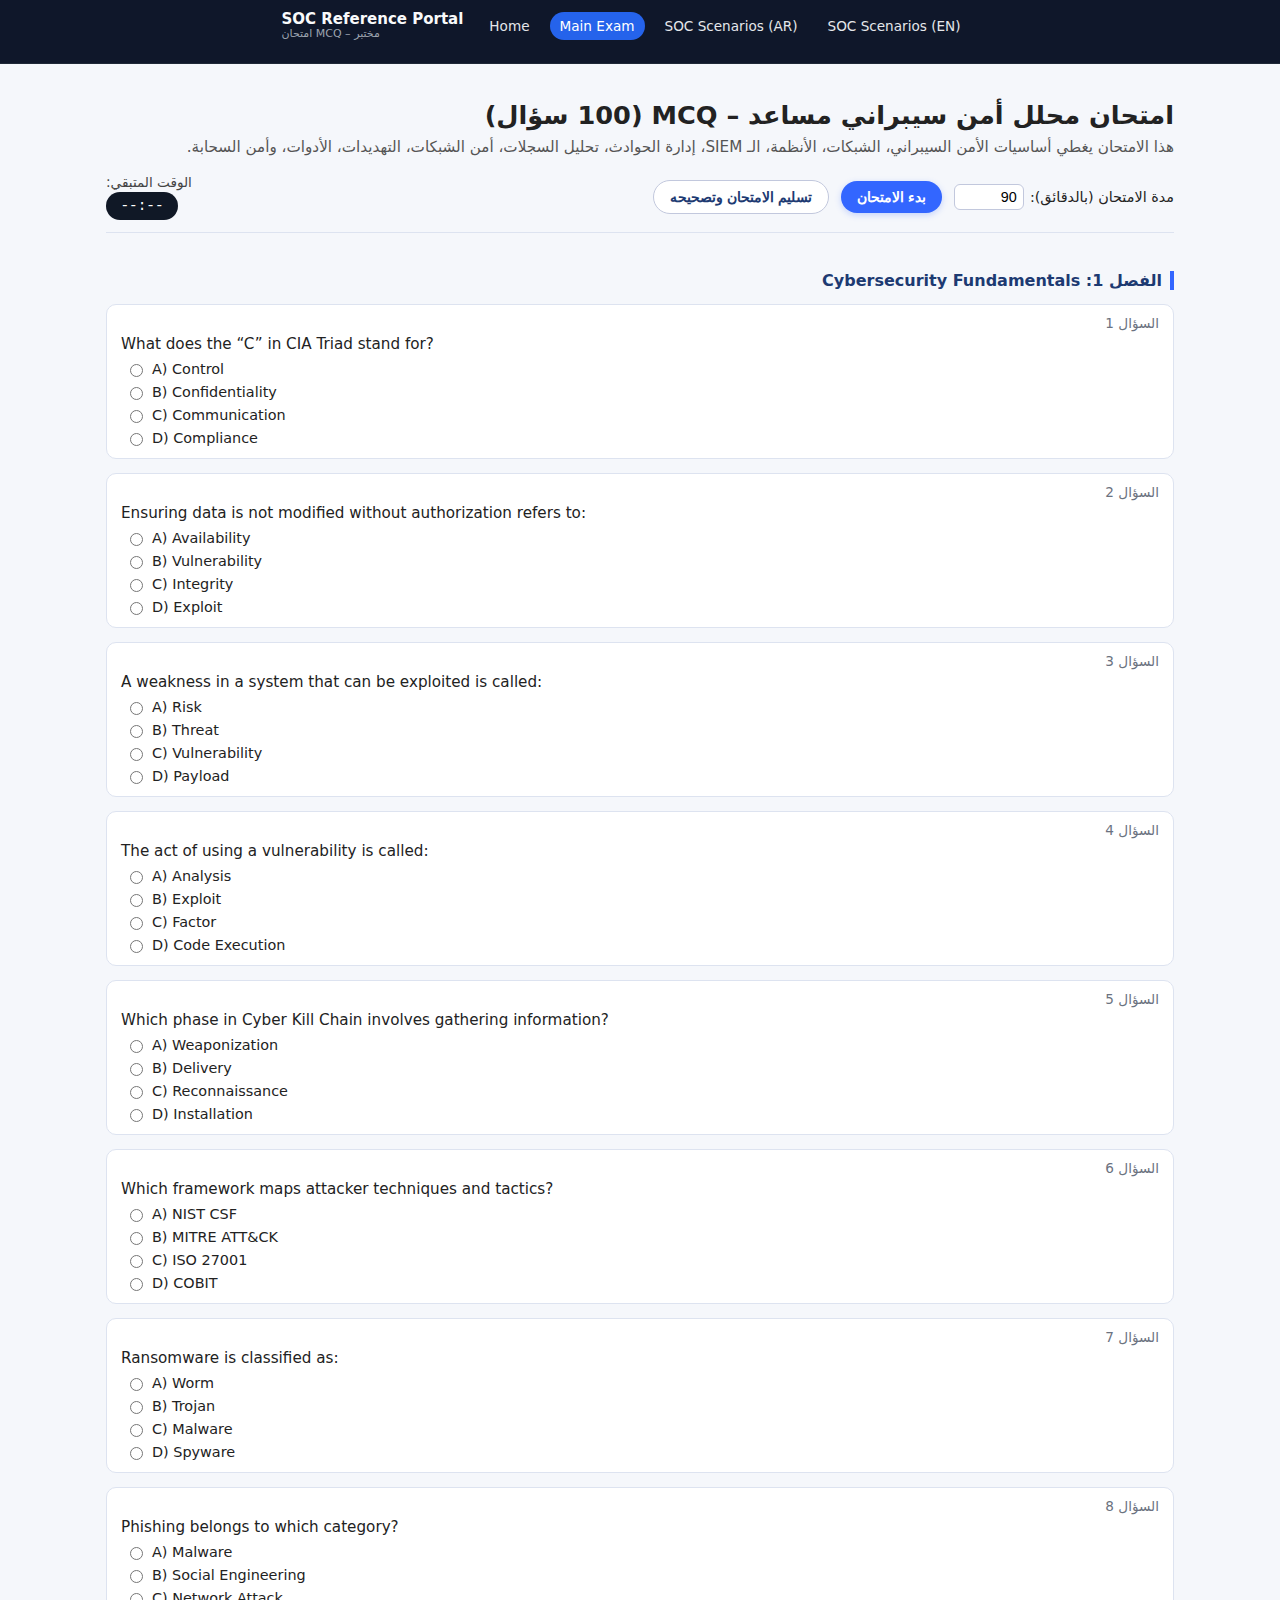
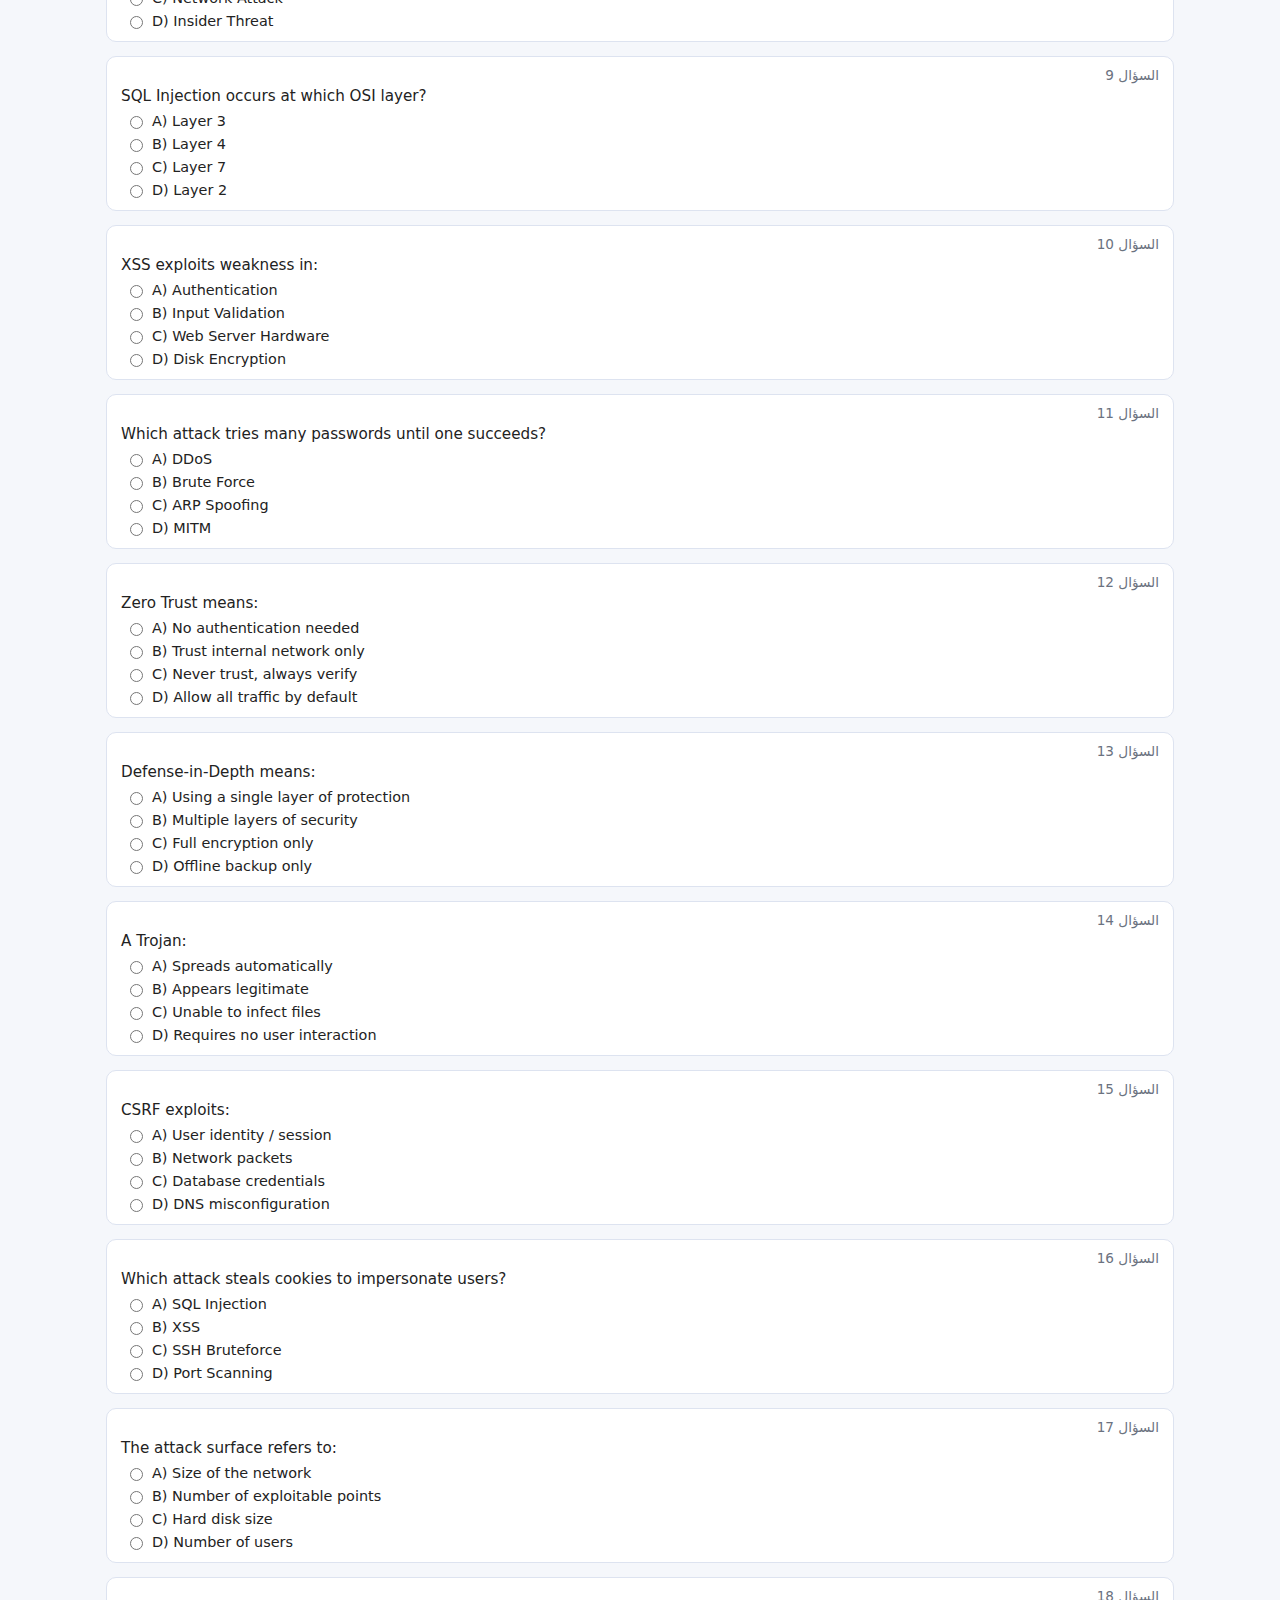
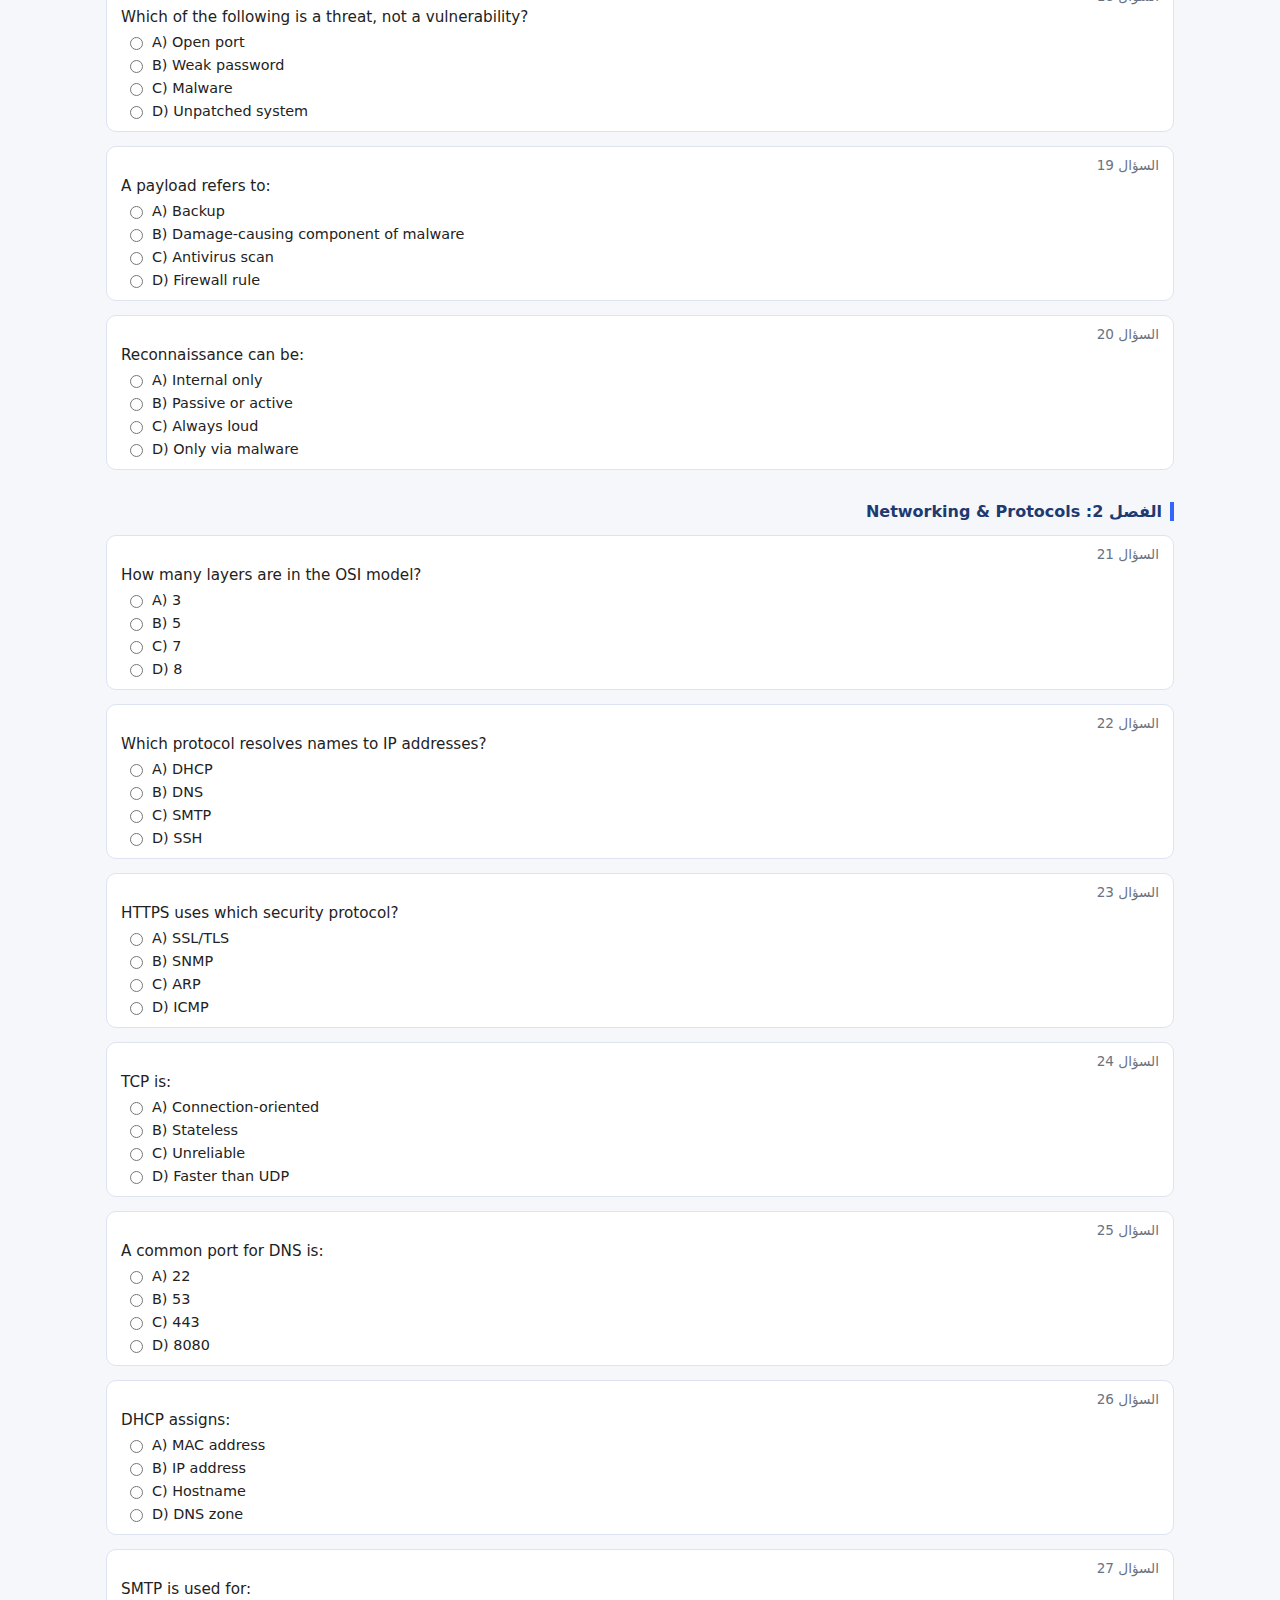
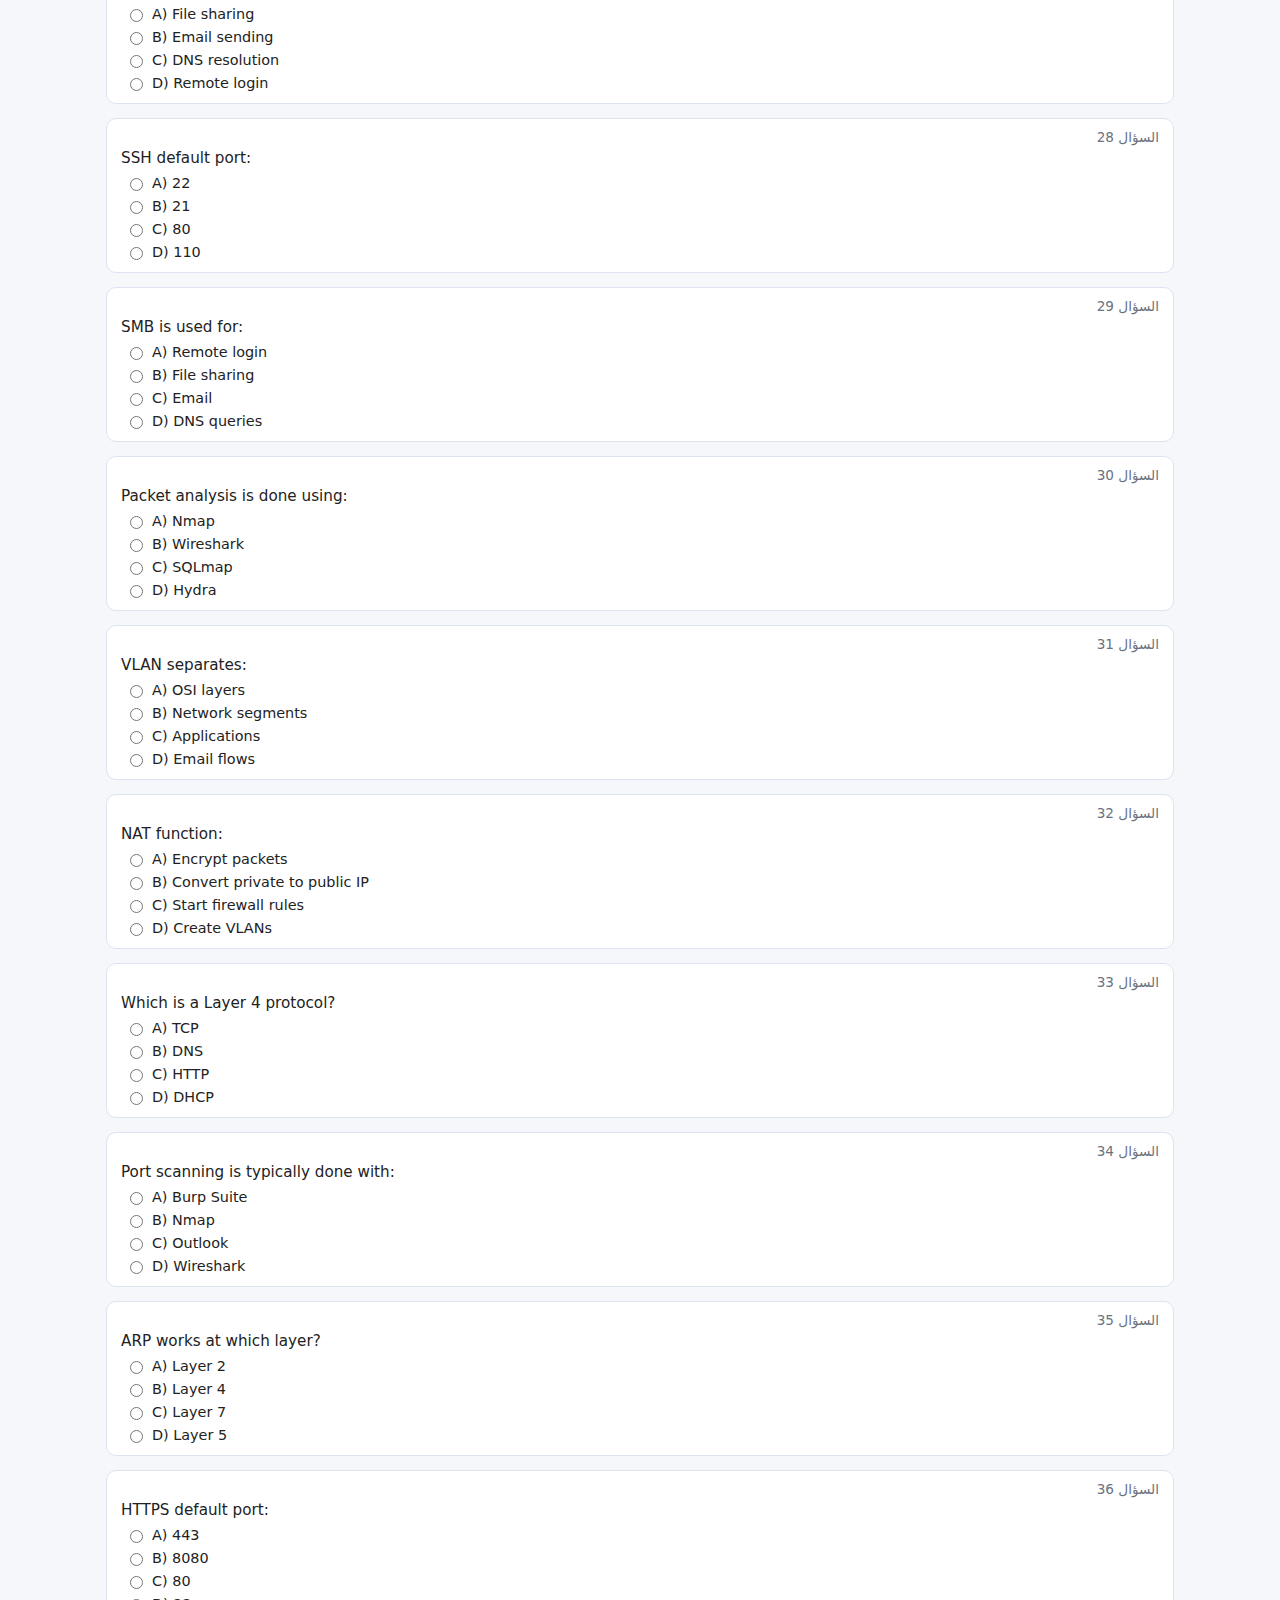
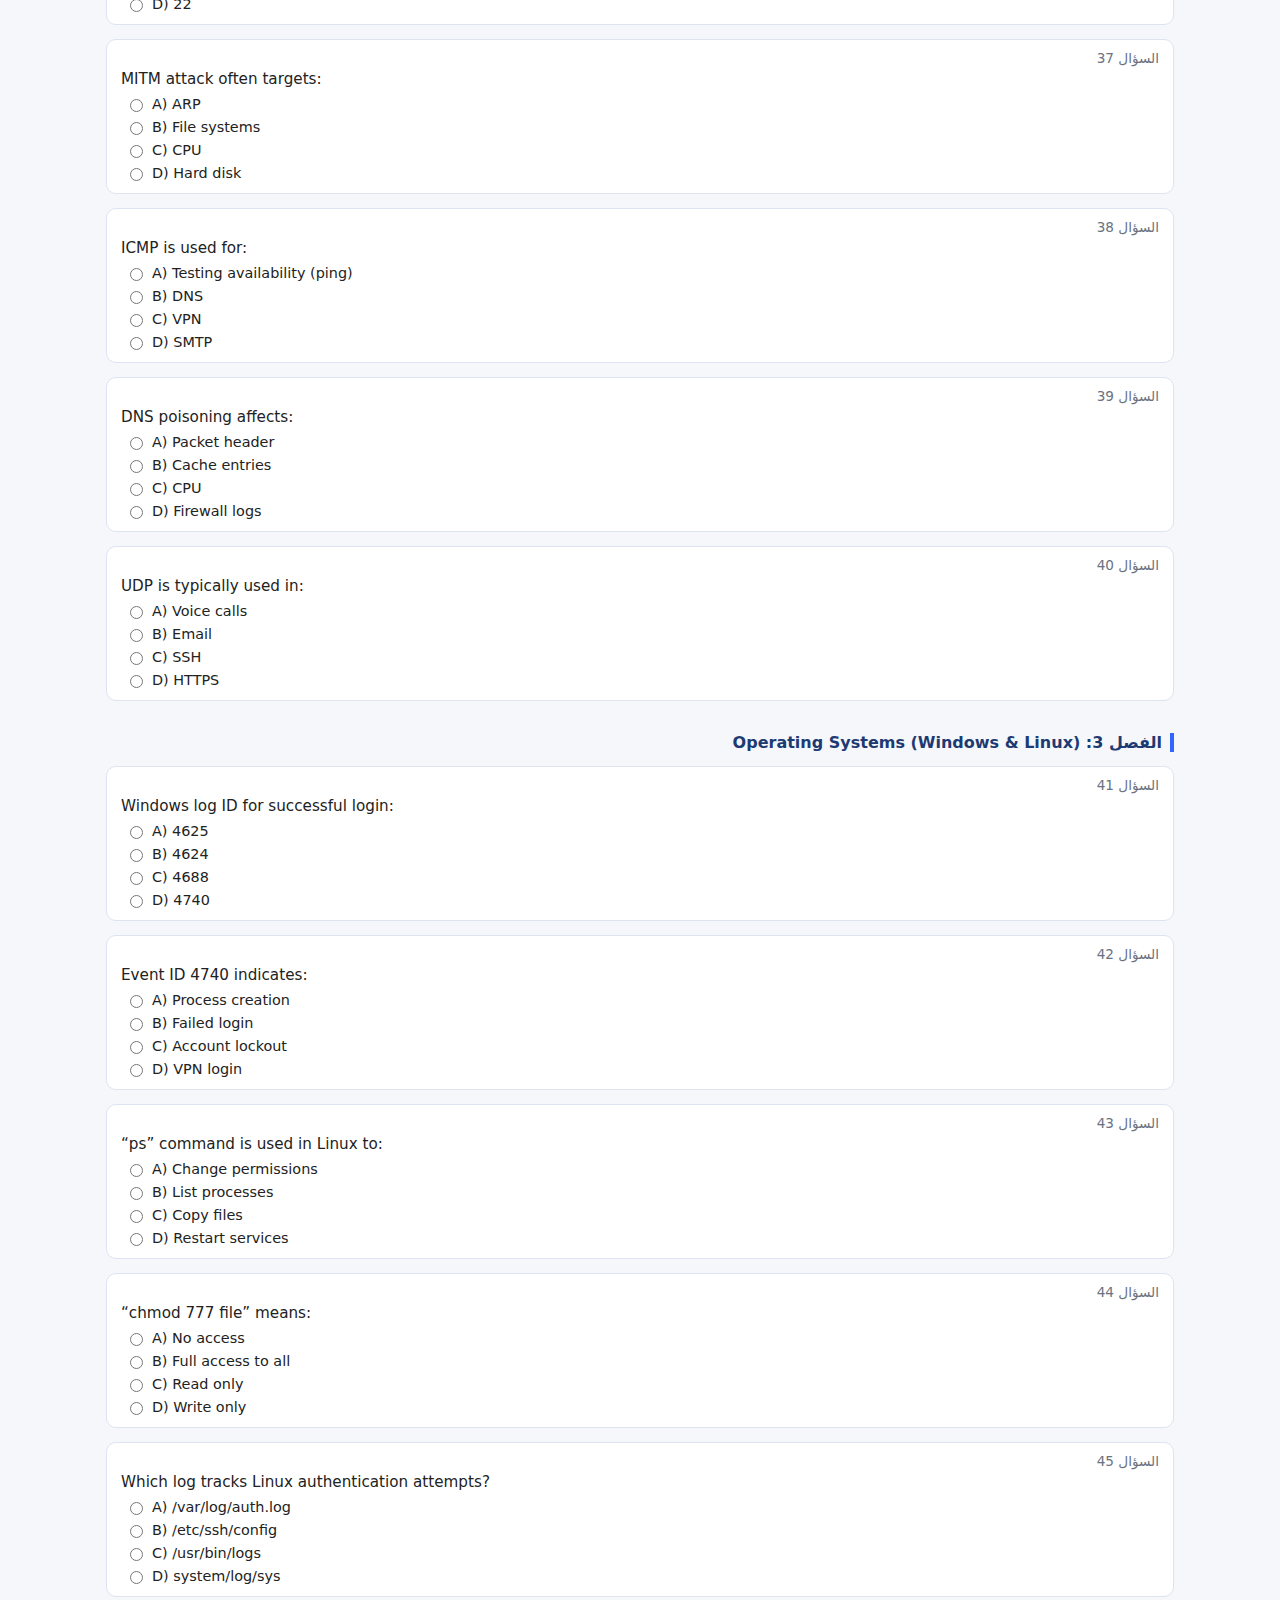
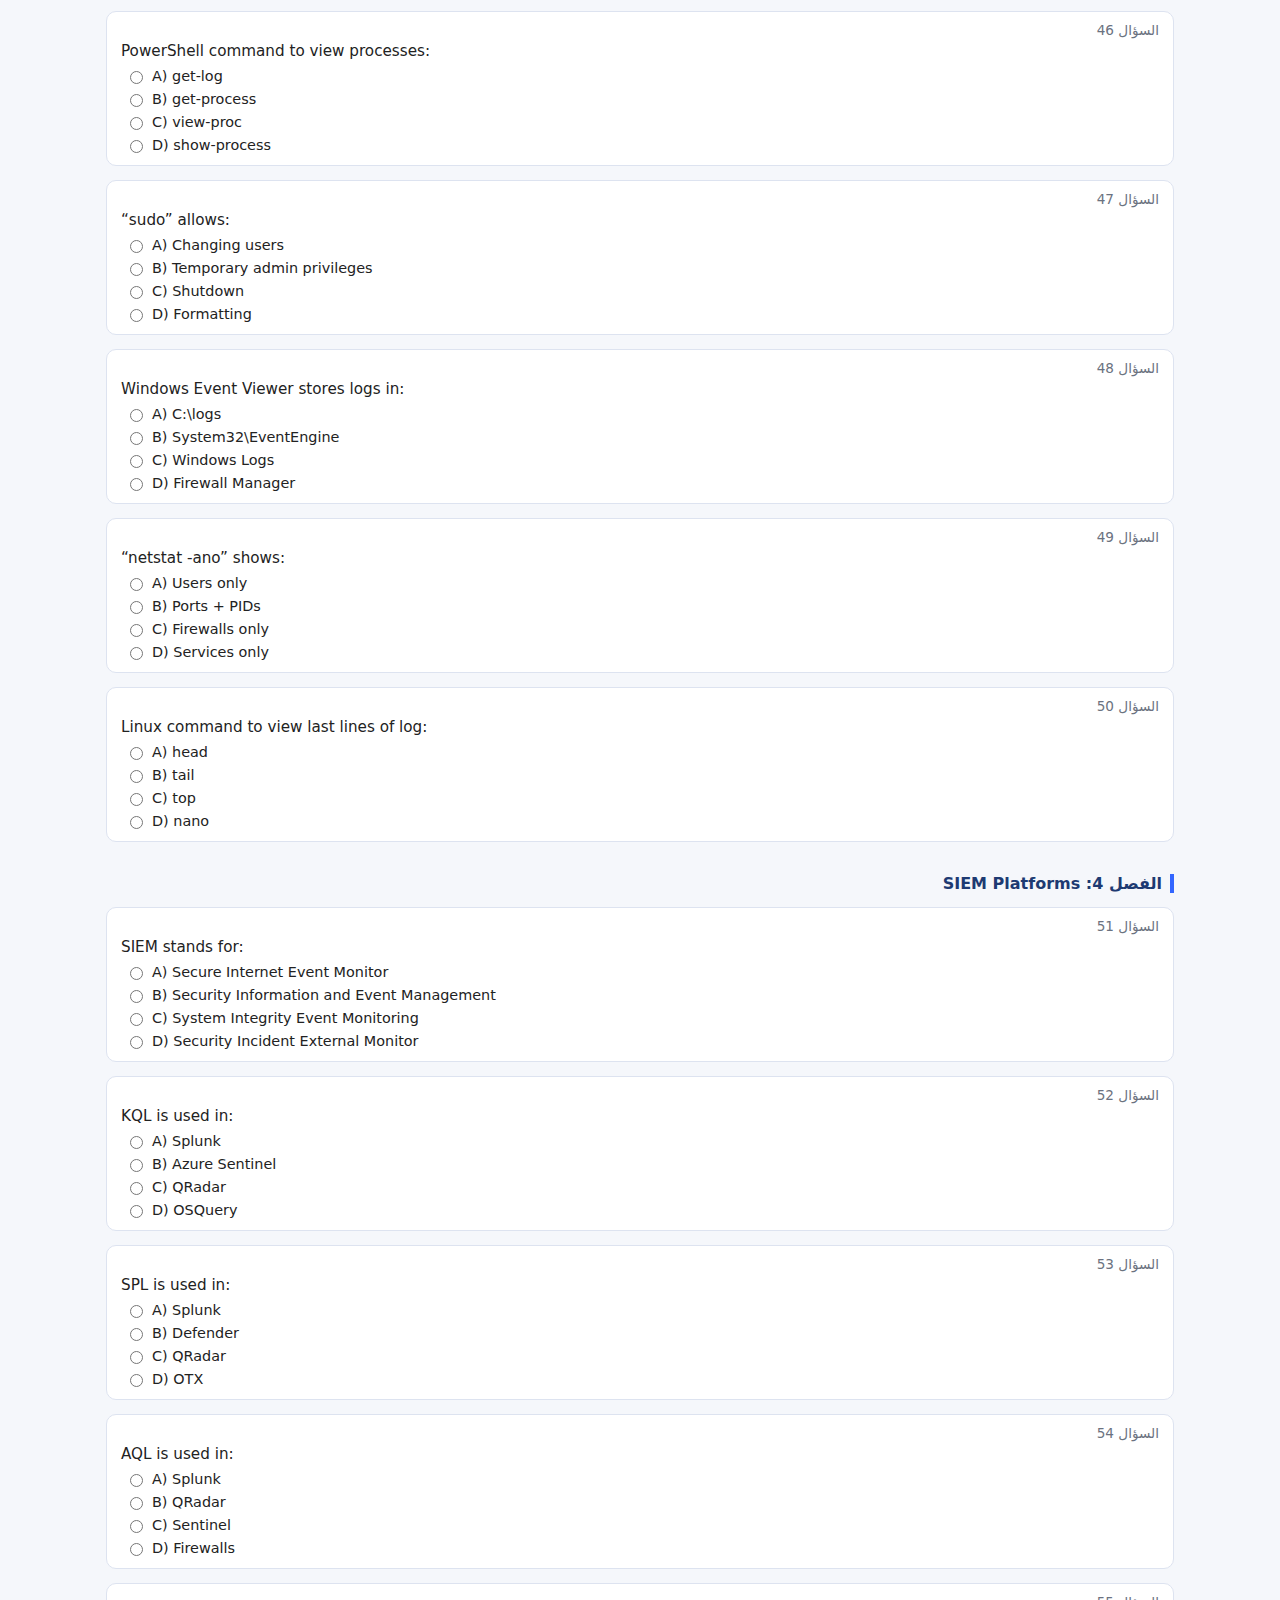
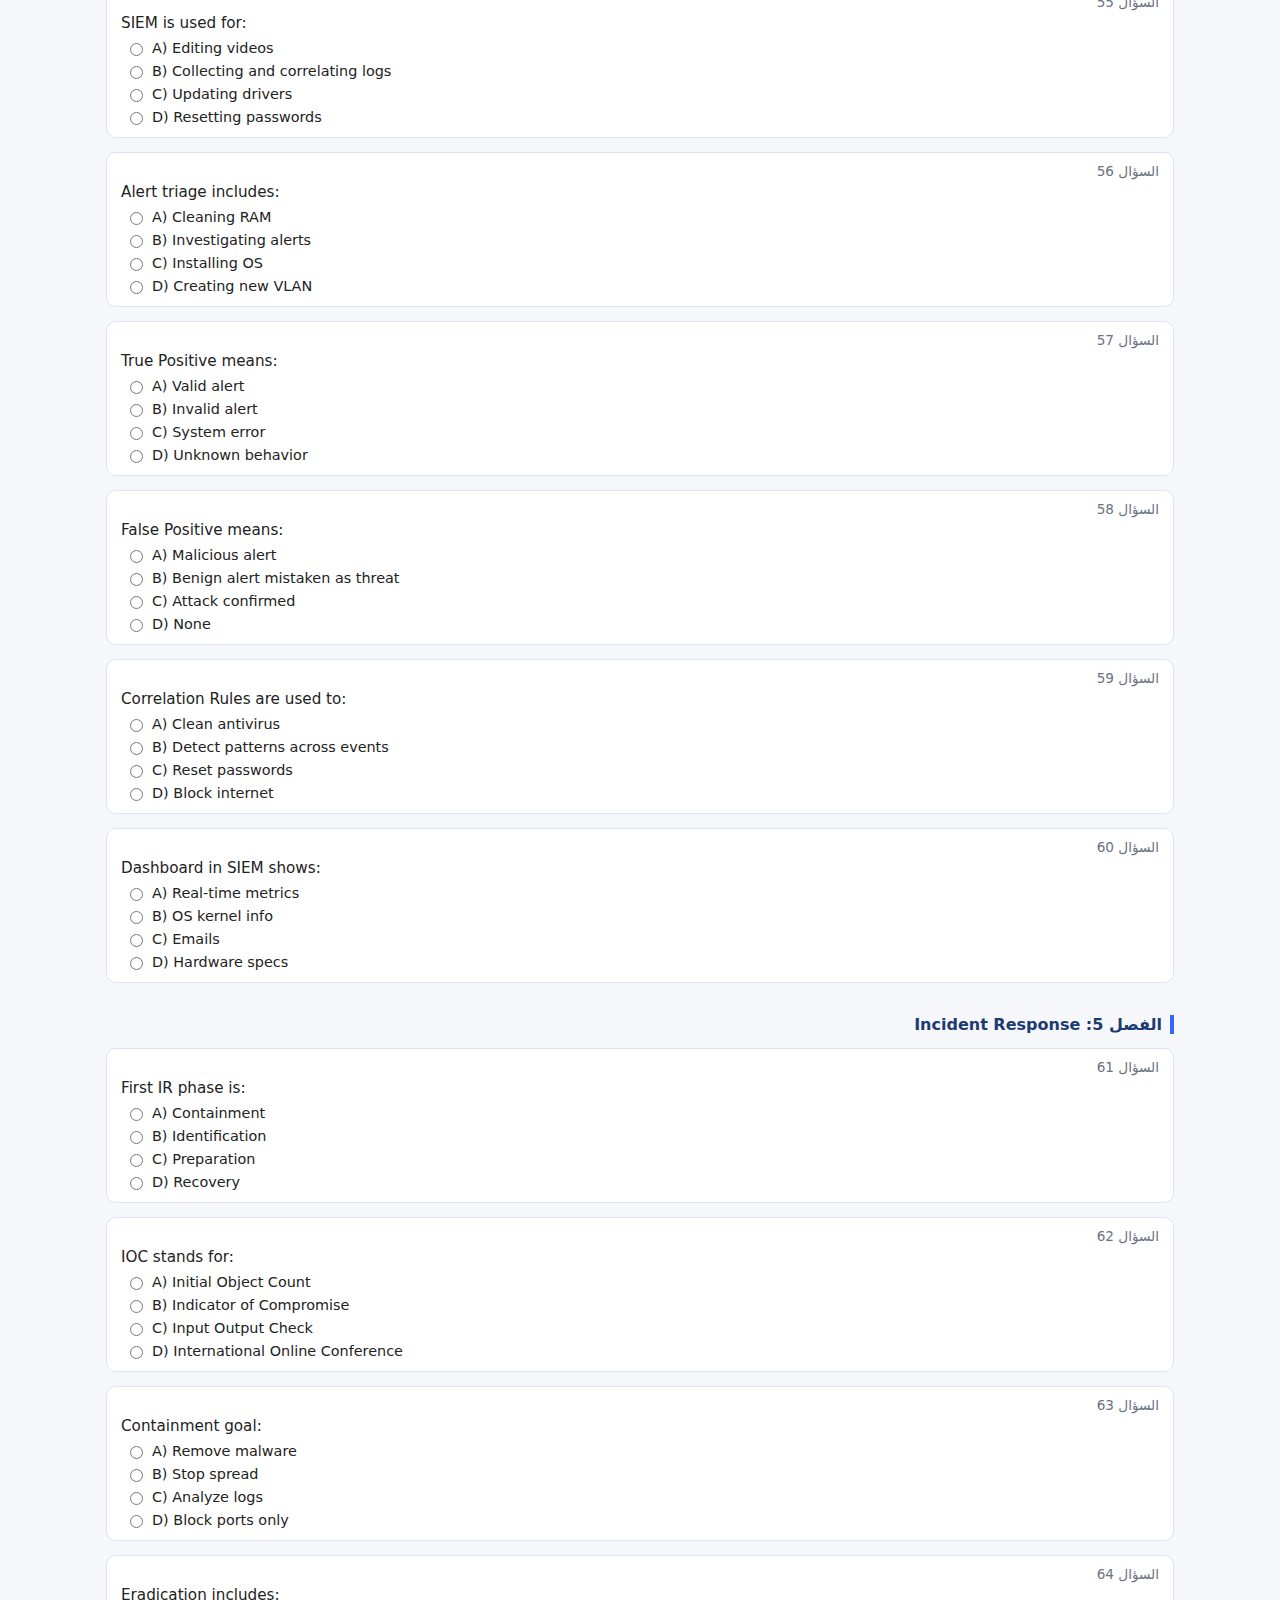
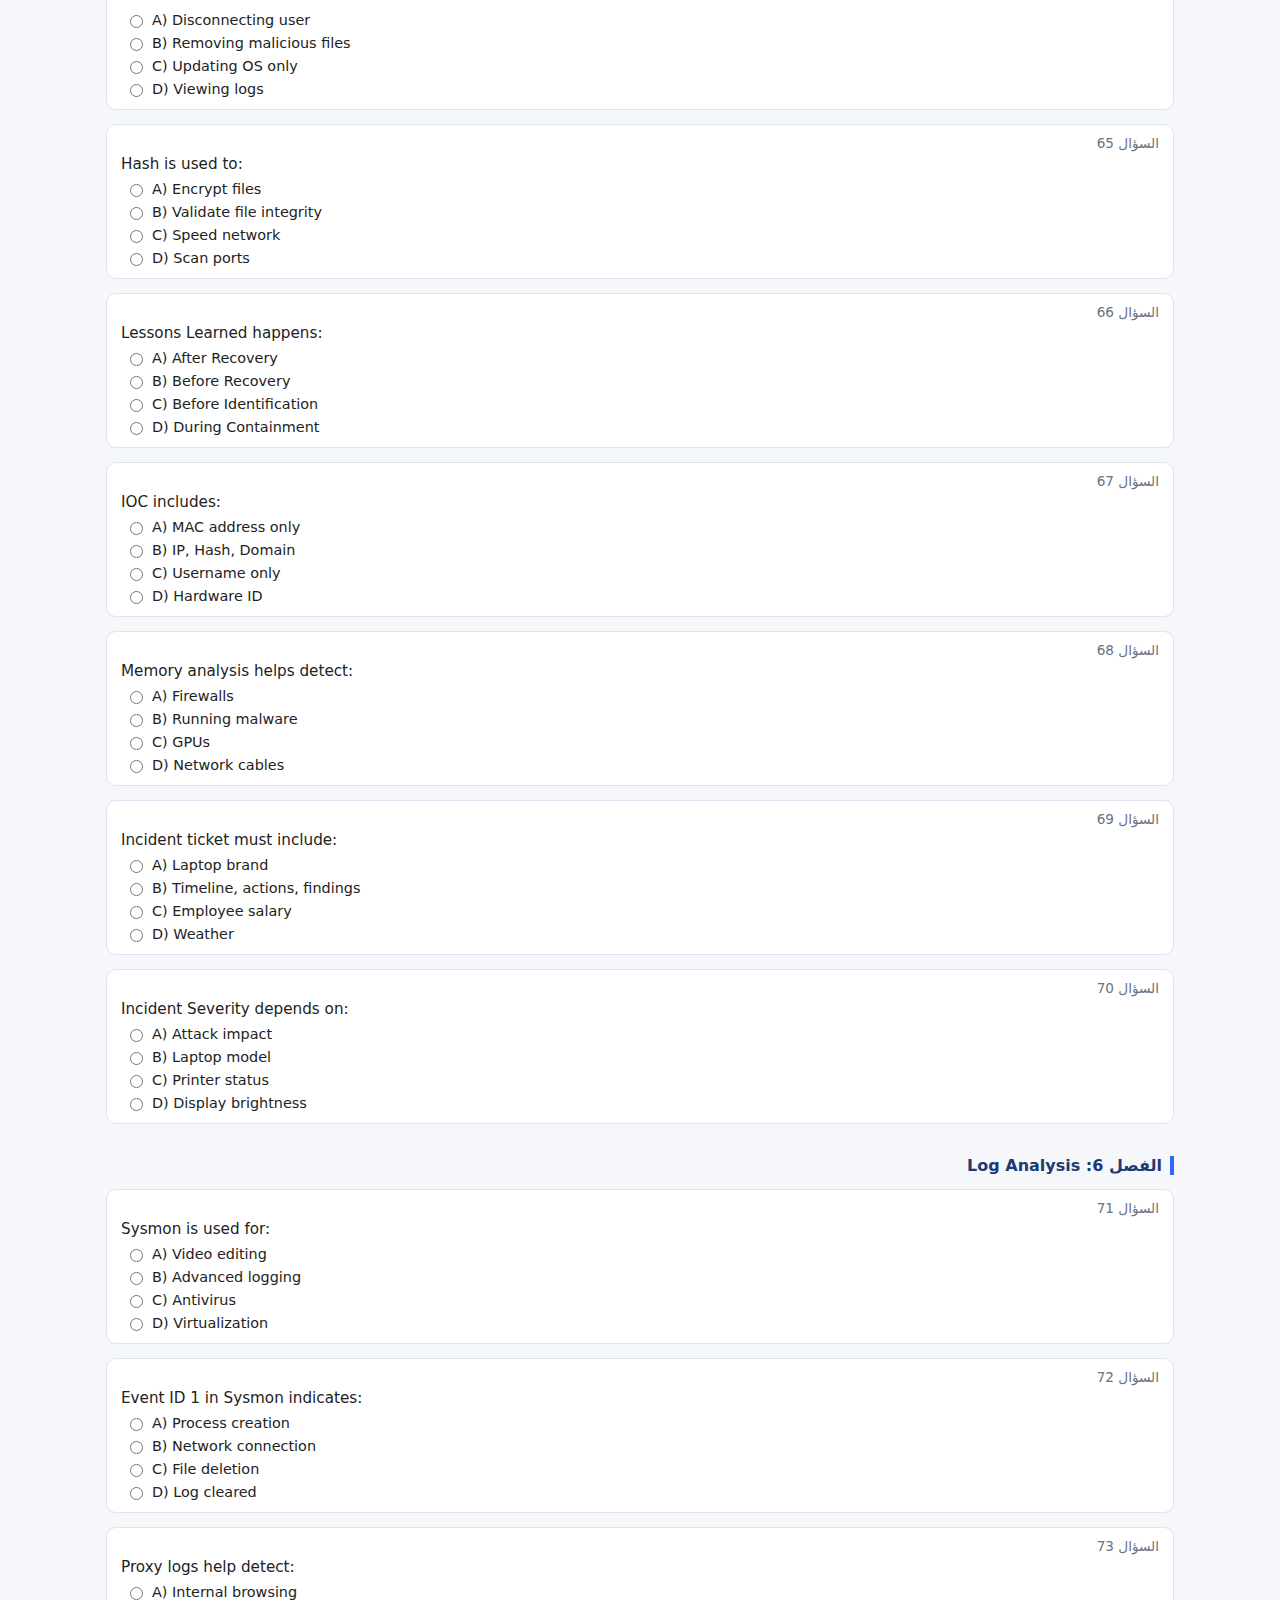
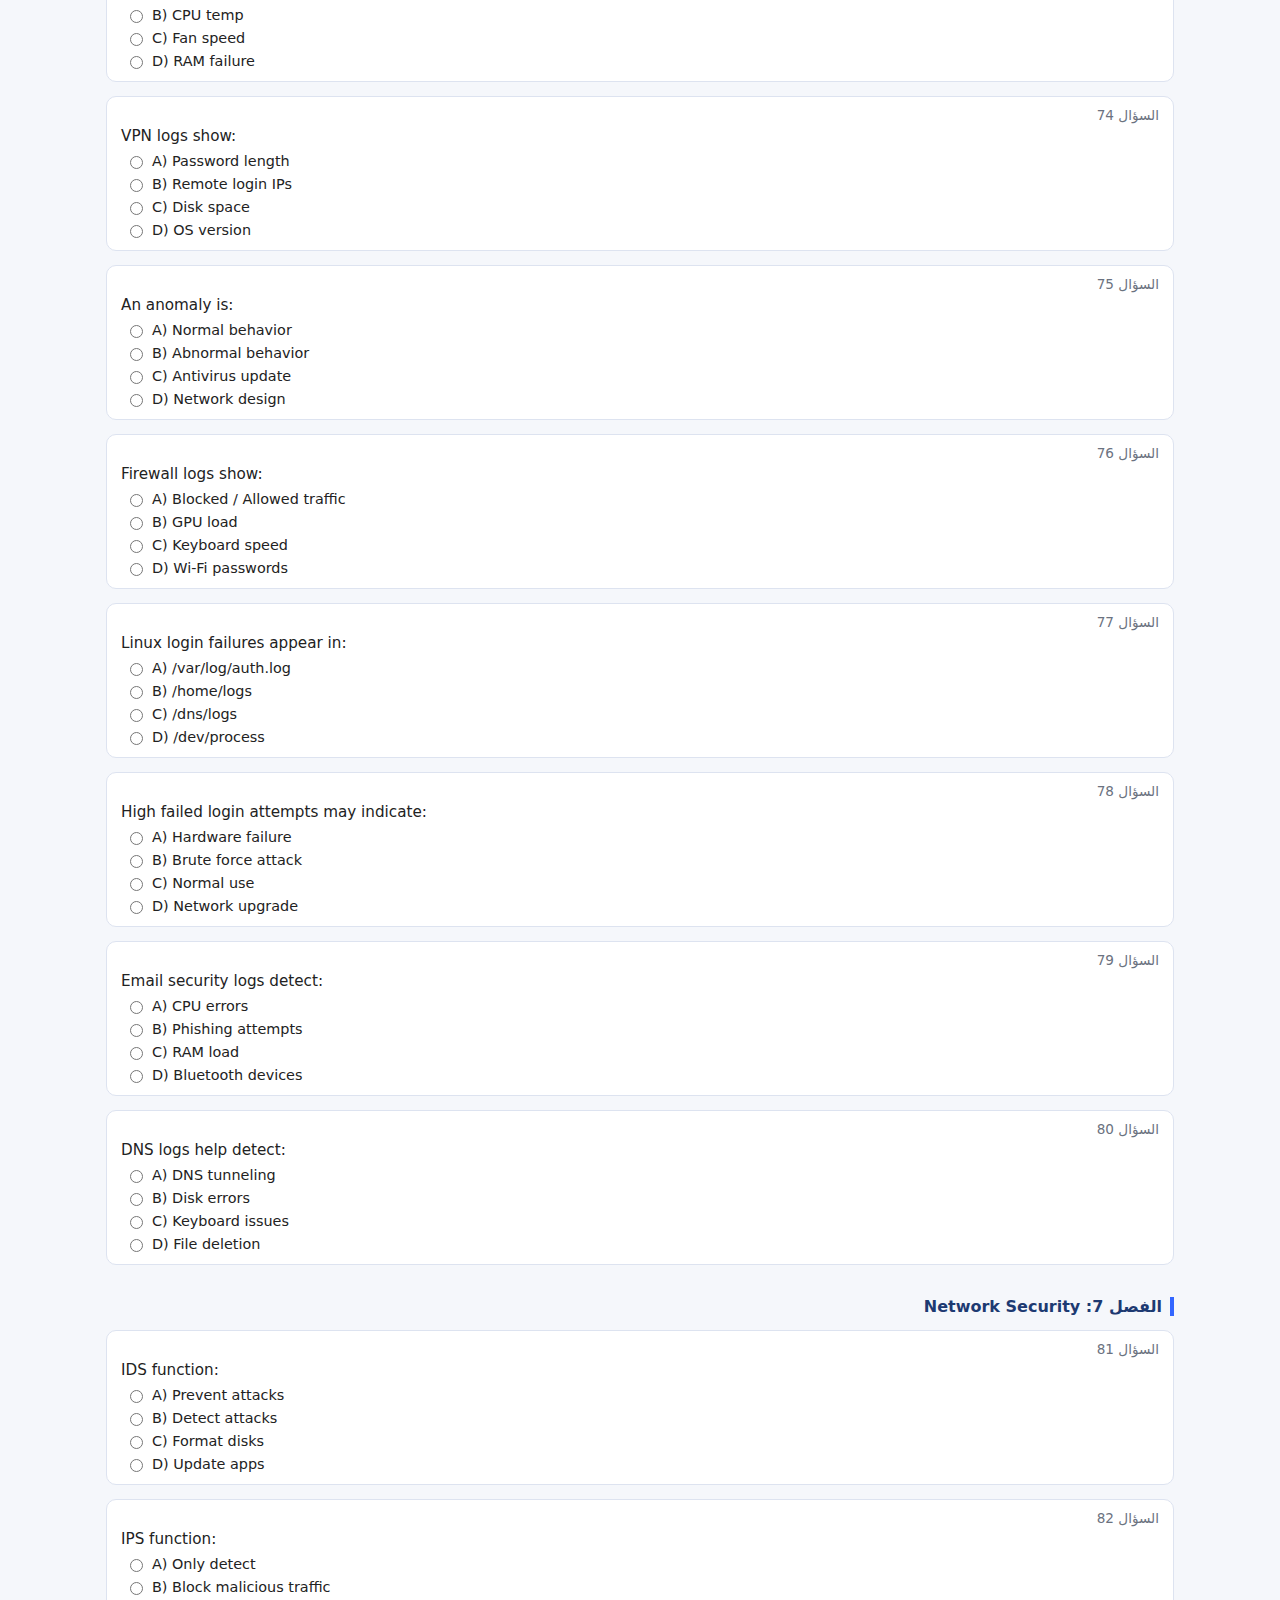
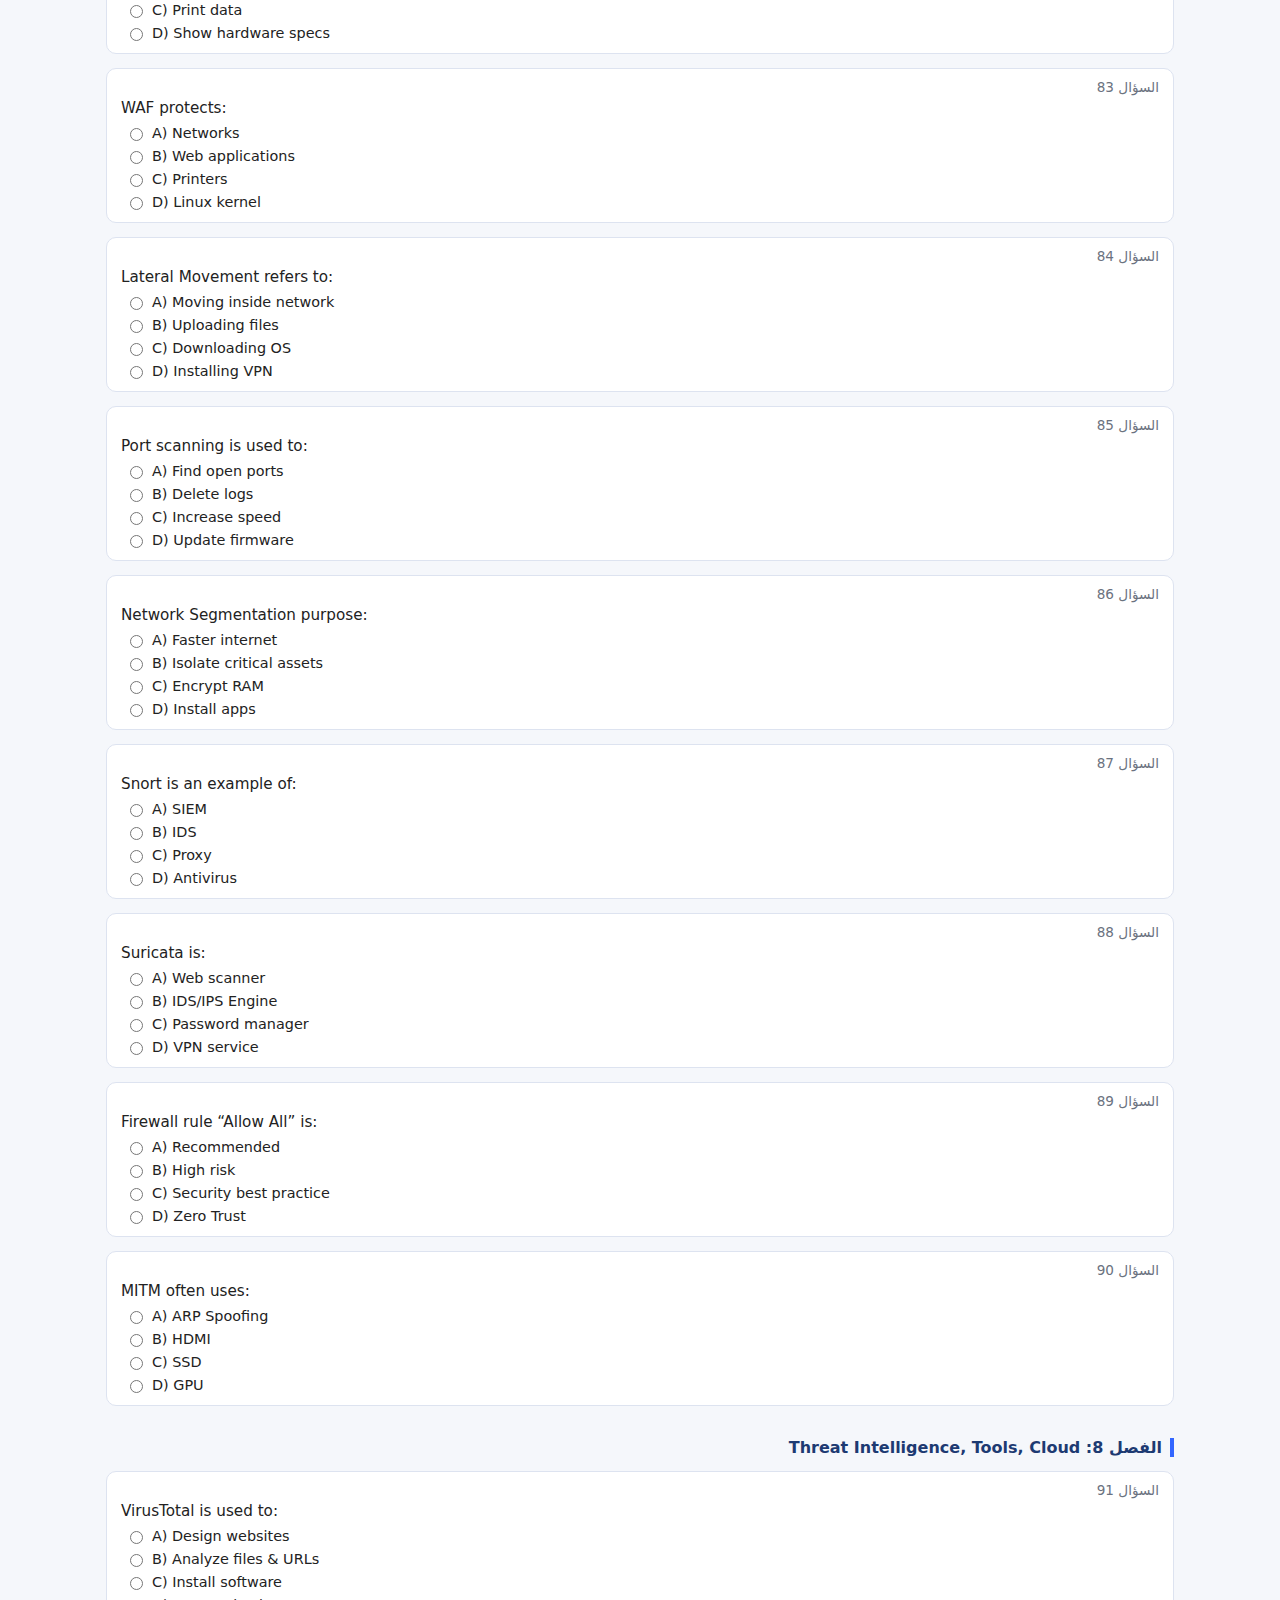
<file: SOC/exam.html>
<!DOCTYPE html>
<html lang="ar" dir="rtl">
<head>
  <meta charset="UTF-8" />
  <title>امتحان محلل أمن سيبراني مساعد - MCQ</title>
  <!-- Google Fonts & Font Awesome -->
  <link href="https://fonts.googleapis.com/css2?family=Inter:wght@300;400;600;700;800&family=Poppins:wght@400;600;700&display=swap" rel="stylesheet">
  <link rel="stylesheet" href="https://cdnjs.cloudflare.com/ajax/libs/font-awesome/6.5.0/css/all.min.css">

  <style>
    /* Shared portal variables & themes */
    :root{ --bg:#0f1720; --panel:#0b1220; --muted:#9aa5b1; --text:#e7eef6; --accent:#31c5be; --accent-2:#4da6ff; --card: rgba(255,255,255,0.02); --radius:12px; --maxw:1100px }
    body.theme-light{ --bg:#f4f7fb; --panel:#ffffff; --muted:#475569; --text:#0f1720; --accent:#0b7285; --accent-2:#2563eb }
    body.theme-amoled{ --bg:#000; --panel:#040404; --muted:#8ad7ff; --text:#e6fff7; --accent:#00f5d4; --accent-2:#66fcff }
    body.theme-hc{ --bg:#000; --panel:#fff100; --muted:#000; --text:#000; --accent:#000; --accent-2:#fff }

    *{box-sizing:border-box}
    html,body{height:100%}
    body{margin:0; font-family:Inter, Poppins, system-ui, -apple-system, 'Segoe UI', Roboto; background:var(--bg); color:var(--text); transition:background .22s ease, color .22s ease}

    /* Keep rest of existing page styles but adjust to variables where appropriate */
    body {
      margin: 0;
      font-family: system-ui, -apple-system, BlinkMacSystemFont, "Segoe UI", sans-serif;
      background: #f5f7fb;
      color: #222;
    }
    .page {
      max-width: 1100px;
      margin: 0 auto;
      padding: 20px 16px 40px;
    }
    header {
      display: flex;
      flex-direction: column;
      gap: 8px;
      margin-bottom: 16px;
      border-bottom: 1px solid #dde3f0;
      padding-bottom: 12px;
    }
    header h1 {
      margin: 0;
      font-size: 1.6rem;
    }
    header p {
      margin: 0;
      font-size: 0.95rem;
      color: #555;
    }
    .exam-controls {
      display: flex;
      flex-wrap: wrap;
      align-items: center;
      gap: 12px;
      margin-top: 10px;
    }
    .field-group {
      display: flex;
      align-items: center;
      gap: 6px;
      font-size: 0.9rem;
    }
    .field-group input[type="number"] {
      width: 70px;
      padding: 4px 6px;
      border-radius: 6px;
      border: 1px solid #c2c8dd;
      font-size: 0.9rem;
    }
    .btn {
      border: none;
      border-radius: 999px;
      padding: 8px 16px;
      font-size: 0.9rem;
      cursor: pointer;
      font-weight: 600;
      display: inline-flex;
      align-items: center;
      gap: 6px;
      transition: transform 0.1s ease, box-shadow 0.1s ease, background 0.15s ease;
    }
    .btn-primary {
      background: #3366ff;
      color: #fff;
      box-shadow: 0 2px 6px rgba(51, 102, 255, 0.25);
    }
    .btn-primary:disabled {
      background: #9bb0ff;
      cursor: not-allowed;
      box-shadow: none;
    }
    .btn-secondary {
      background: #ffffff;
      color: #1d3a72;
      border: 1px solid #c2c8dd;
    }
    .btn:hover:not(:disabled) {
      transform: translateY(-1px);
      box-shadow: 0 3px 8px rgba(15, 35, 75, 0.18);
    }
    .timer-badge {
      padding: 6px 10px;
      border-radius: 999px;
      background: #101826;
      color: #fff;
      font-family: "JetBrains Mono", ui-monospace, SFMono-Regular, Menlo, Monaco, Consolas, "Liberation Mono", "Courier New", monospace;
      font-size: 0.9rem;
      min-width: 72px;
      text-align: center;
    }
    .timer-label {
      font-size: 0.85rem;
      color: #444;
    }

    .questions-wrapper {
      margin-top: 20px;
      display: flex;
      flex-direction: column;
      gap: 14px;
    }
    .section-title {
      margin-top: 18px;
      font-weight: 700;
      color: #1d3a72;
      border-right: 4px solid #3366ff;
      padding-right: 8px;
      font-size: 1rem;
    }
    .question {
      background: #ffffff;
      border-radius: 10px;
      padding: 10px 14px;
      border: 1px solid #dde3f0;
      transition: background 0.15s ease, border-color 0.15s ease;
    }
    .q-header {
      font-size: 0.85rem;
      color: #6b7280;
      display: flex;
      justify-content: space-between;
      align-items: center;
      margin-bottom: 4px;
    }
    .q-body {
      direction: ltr;
      text-align: left;
    }
    .q-body p {
      margin: 4px 0 6px;
      font-size: 0.95rem;
      font-weight: 500;
    }
    .options {
      display: flex;
      flex-direction: column;
      gap: 3px;
      font-size: 0.9rem;
    }
    .options label {
      display: flex;
      align-items: center;
      gap: 6px;
      cursor: pointer;
      padding: 2px 4px;
      border-radius: 6px;
      transition: background 0.1s ease;
    }
    .options label:hover {
      background: #f3f4ff;
    }
    .options input[type="radio"] {
      accent-color: #3366ff;
    }

    .question.correct {
      border-color: #16a34a;
      background: #ecfdf3;
    }
    .question.incorrect {
      border-color: #dc2626;
      background: #fef2f2;
    }
    .question.unanswered {
      border-color: #f97316;
      background: #fff7ed;
    }
    .badge {
      display: inline-flex;
      align-items: center;
      gap: 4px;
      padding: 2px 8px;
      border-radius: 999px;
      font-size: 0.7rem;
      font-weight: 600;
    }
    .badge-correct {
      background: #bbf7d0;
      color: #166534;
    }
    .badge-incorrect {
      background: #fecaca;
      color: #991b1b;
    }
    .badge-unanswered {
      background: #fed7aa;
      color: #9a3412;
    }

    .result-box {
      margin-top: 20px;
      padding: 12px 14px;
      border-radius: 10px;
      border: 1px solid #cbd5f5;
      background: #eef2ff;
      font-size: 0.9rem;
    }
    .result-box strong {
      font-size: 1rem;
    }
    .result-line {
      margin-top: 4px;
    }
    .note {
      margin-top: 6px;
      font-size: 0.8rem;
      color: #555;
    }

    @media (max-width: 600px) {
      .exam-controls {
        align-items: flex-start;
      }
      header h1 {
        font-size: 1.35rem;
      }
    }
    /* ===== Top Navigation Bar ===== */
.top-nav { background: #0f172a; color: #f9fafb; border-bottom: 1px solid #1f2937; height:64px; }
.nav-container { max-width: 1100px; margin: 0 auto; padding: 8px 16px; display: flex; align-items: center; gap: 16px; height:100%; direction: ltr; }

.nav-logo {
  display: flex;
  flex-direction: column;
  line-height: 1.1;
}

.nav-logo .logo{height:44px; width:44px; border-radius:10px; background:linear-gradient(135deg,var(--accent),var(--accent-2)); display:flex; align-items:center; justify-content:center; color:#021019; font-weight:700}

.nav-logo-title {
  font-weight: 700;
  font-size: 15px;
}

.nav-logo-sub {
  font-size: 11px;
  color: #9ca3af;
}

.nav-links {
  margin-left: auto;
  display: flex;
  align-items: center;
  gap: 10px;
}

.nav-link {
  font-size: 0.85rem;
  color: #e5e7eb;
  text-decoration: none;
  padding: 6px 10px;
  border-radius: 999px;
  transition: background 0.15s ease, color 0.15s ease, transform 0.08s ease;
}

.nav-link:hover {
  background: #1f2937;
  transform: translateY(-1px);
}

.nav-link.active {
  background: #2563eb;
  color: #ffffff;
}

/* زر القائمة للموبايل */
.nav-toggle {
  display: none;
  margin-left: auto;
  background: transparent;
  border: 1px solid #4b5563;
  border-radius: 999px;
  color: #e5e7eb;
  font-size: 1.1rem;
  padding: 4px 10px;
  cursor: pointer;
}

/* موبايل */
@media (max-width: 700px) {
  .nav-container {
    flex-wrap: wrap;
  }
  .nav-links {
    width: 100%;
    margin-left: 0;
    margin-top: 8px;
    flex-direction: column;
    align-items: flex-start;
    display: none;          /* مخفي افتراضياً */
  }
  .nav-links.show {
    display: flex;          /* يظهر لما نضغط الزر */
  }
  .nav-toggle {
    display: inline-flex;
  }
}

  </style>
</head>
<body class="theme-amoled">
<!-- Top Navigation Bar -->
  <header class="top-nav">
    <div class="nav-container">
      <div class="nav-logo" style="display:flex;align-items:center;gap:10px">
        <div style="display:flex;flex-direction:column">
          <span class="nav-logo-title">SOC Reference Portal</span>
          <span class="nav-logo-sub">امتحان MCQ – مختبر</span>
        </div>
      </div>
      <nav class="nav-links">
        <!-- عدّل الروابط حسب أسماء ملفاتك -->
        <a href="index.html" class="nav-link">Home</a>
        <a href="exam.html" class="nav-link active">Main Exam</a>
        <a href="soc_scenarios_exam.html" class="nav-link">SOC Scenarios (AR)</a>
        <a href="soc_scenarios_exam En.html" class="nav-link">SOC Scenarios (EN)</a>
        
      </nav>
      <!-- زر القائمة للموبايل -->
      <div style="display:flex;align-items:center;gap:8px;margin-left:12px">
        <!-- AMOLED-only (removed theme selector) -->
        <button class="nav-toggle" id="navToggle" aria-label="Toggle navigation"><i class="fa-solid fa-bars"></i></button>
      </div>
    </div>
  </header>

  <div class="page">
    <header>
      <h1>امتحان محلل أمن سيبراني مساعد – MCQ (100 سؤال)</h1>
      <p>
        هذا الامتحان يغطي أساسيات الأمن السيبراني، الشبكات، الأنظمة، الـ SIEM، إدارة الحوادث، تحليل السجلات،
        أمن الشبكات، التهديدات، الأدوات، وأمن السحابة.
      </p>
      <div class="exam-controls">
        <div class="field-group">
          <span>مدة الامتحان (بالدقائق):</span>
          <input type="number" id="durationInput" value="90" min="5" max="240" />
        </div>
        <button id="startBtn" class="btn btn-primary">بدء الامتحان</button>
        <button id="submitBtn" class="btn btn-secondary" disabled>تسليم الامتحان وتصحيحه</button>
        <div style="display:flex;flex-direction:column;gap:2px;margin-right:auto;align-items:flex-end;">
          <span class="timer-label">الوقت المتبقي:</span>
          <span id="timer" class="timer-badge">--:--</span>
        </div>
      </div>
    </header>

    <div id="result" class="result-box" style="display:none;"></div>

    <div class="questions-wrapper">

      <!-- ========= SECTION 1 ========= -->
      <div class="section-title">الفصل 1: Cybersecurity Fundamentals</div>

      <div class="question" data-q="1">
        <div class="q-header"><span>السؤال 1</span></div>
        <div class="q-body">
          <p>What does the “C” in CIA Triad stand for?</p>
          <div class="options">
            <label><input type="radio" name="q1" value="A"> A) Control</label>
            <label><input type="radio" name="q1" value="B"> B) Confidentiality</label>
            <label><input type="radio" name="q1" value="C"> C) Communication</label>
            <label><input type="radio" name="q1" value="D"> D) Compliance</label>
          </div>
        </div>
      </div>

      <div class="question" data-q="2">
        <div class="q-header"><span>السؤال 2</span></div>
        <div class="q-body">
          <p>Ensuring data is not modified without authorization refers to:</p>
          <div class="options">
            <label><input type="radio" name="q2" value="A"> A) Availability</label>
            <label><input type="radio" name="q2" value="B"> B) Vulnerability</label>
            <label><input type="radio" name="q2" value="C"> C) Integrity</label>
            <label><input type="radio" name="q2" value="D"> D) Exploit</label>
          </div>
        </div>
      </div>

      <div class="question" data-q="3">
        <div class="q-header"><span>السؤال 3</span></div>
        <div class="q-body">
          <p>A weakness in a system that can be exploited is called:</p>
          <div class="options">
            <label><input type="radio" name="q3" value="A"> A) Risk</label>
            <label><input type="radio" name="q3" value="B"> B) Threat</label>
            <label><input type="radio" name="q3" value="C"> C) Vulnerability</label>
            <label><input type="radio" name="q3" value="D"> D) Payload</label>
          </div>
        </div>
      </div>

      <div class="question" data-q="4">
        <div class="q-header"><span>السؤال 4</span></div>
        <div class="q-body">
          <p>The act of using a vulnerability is called:</p>
          <div class="options">
            <label><input type="radio" name="q4" value="A"> A) Analysis</label>
            <label><input type="radio" name="q4" value="B"> B) Exploit</label>
            <label><input type="radio" name="q4" value="C"> C) Factor</label>
            <label><input type="radio" name="q4" value="D"> D) Code Execution</label>
          </div>
        </div>
      </div>

      <div class="question" data-q="5">
        <div class="q-header"><span>السؤال 5</span></div>
        <div class="q-body">
          <p>Which phase in Cyber Kill Chain involves gathering information?</p>
          <div class="options">
            <label><input type="radio" name="q5" value="A"> A) Weaponization</label>
            <label><input type="radio" name="q5" value="B"> B) Delivery</label>
            <label><input type="radio" name="q5" value="C"> C) Reconnaissance</label>
            <label><input type="radio" name="q5" value="D"> D) Installation</label>
          </div>
        </div>
      </div>

      <div class="question" data-q="6">
        <div class="q-header"><span>السؤال 6</span></div>
        <div class="q-body">
          <p>Which framework maps attacker techniques and tactics?</p>
          <div class="options">
            <label><input type="radio" name="q6" value="A"> A) NIST CSF</label>
            <label><input type="radio" name="q6" value="B"> B) MITRE ATT&amp;CK</label>
            <label><input type="radio" name="q6" value="C"> C) ISO 27001</label>
            <label><input type="radio" name="q6" value="D"> D) COBIT</label>
          </div>
        </div>
      </div>

      <div class="question" data-q="7">
        <div class="q-header"><span>السؤال 7</span></div>
        <div class="q-body">
          <p>Ransomware is classified as:</p>
          <div class="options">
            <label><input type="radio" name="q7" value="A"> A) Worm</label>
            <label><input type="radio" name="q7" value="B"> B) Trojan</label>
            <label><input type="radio" name="q7" value="C"> C) Malware</label>
            <label><input type="radio" name="q7" value="D"> D) Spyware</label>
          </div>
        </div>
      </div>

      <div class="question" data-q="8">
        <div class="q-header"><span>السؤال 8</span></div>
        <div class="q-body">
          <p>Phishing belongs to which category?</p>
          <div class="options">
            <label><input type="radio" name="q8" value="A"> A) Malware</label>
            <label><input type="radio" name="q8" value="B"> B) Social Engineering</label>
            <label><input type="radio" name="q8" value="C"> C) Network Attack</label>
            <label><input type="radio" name="q8" value="D"> D) Insider Threat</label>
          </div>
        </div>
      </div>

      <div class="question" data-q="9">
        <div class="q-header"><span>السؤال 9</span></div>
        <div class="q-body">
          <p>SQL Injection occurs at which OSI layer?</p>
          <div class="options">
            <label><input type="radio" name="q9" value="A"> A) Layer 3</label>
            <label><input type="radio" name="q9" value="B"> B) Layer 4</label>
            <label><input type="radio" name="q9" value="C"> C) Layer 7</label>
            <label><input type="radio" name="q9" value="D"> D) Layer 2</label>
          </div>
        </div>
      </div>

      <div class="question" data-q="10">
        <div class="q-header"><span>السؤال 10</span></div>
        <div class="q-body">
          <p>XSS exploits weakness in:</p>
          <div class="options">
            <label><input type="radio" name="q10" value="A"> A) Authentication</label>
            <label><input type="radio" name="q10" value="B"> B) Input Validation</label>
            <label><input type="radio" name="q10" value="C"> C) Web Server Hardware</label>
            <label><input type="radio" name="q10" value="D"> D) Disk Encryption</label>
          </div>
        </div>
      </div>

      <div class="question" data-q="11">
        <div class="q-header"><span>السؤال 11</span></div>
        <div class="q-body">
          <p>Which attack tries many passwords until one succeeds?</p>
          <div class="options">
            <label><input type="radio" name="q11" value="A"> A) DDoS</label>
            <label><input type="radio" name="q11" value="B"> B) Brute Force</label>
            <label><input type="radio" name="q11" value="C"> C) ARP Spoofing</label>
            <label><input type="radio" name="q11" value="D"> D) MITM</label>
          </div>
        </div>
      </div>

      <div class="question" data-q="12">
        <div class="q-header"><span>السؤال 12</span></div>
        <div class="q-body">
          <p>Zero Trust means:</p>
          <div class="options">
            <label><input type="radio" name="q12" value="A"> A) No authentication needed</label>
            <label><input type="radio" name="q12" value="B"> B) Trust internal network only</label>
            <label><input type="radio" name="q12" value="C"> C) Never trust, always verify</label>
            <label><input type="radio" name="q12" value="D"> D) Allow all traffic by default</label>
          </div>
        </div>
      </div>

      <div class="question" data-q="13">
        <div class="q-header"><span>السؤال 13</span></div>
        <div class="q-body">
          <p>Defense-in-Depth means:</p>
          <div class="options">
            <label><input type="radio" name="q13" value="A"> A) Using a single layer of protection</label>
            <label><input type="radio" name="q13" value="B"> B) Multiple layers of security</label>
            <label><input type="radio" name="q13" value="C"> C) Full encryption only</label>
            <label><input type="radio" name="q13" value="D"> D) Offline backup only</label>
          </div>
        </div>
      </div>

      <div class="question" data-q="14">
        <div class="q-header"><span>السؤال 14</span></div>
        <div class="q-body">
          <p>A Trojan:</p>
          <div class="options">
            <label><input type="radio" name="q14" value="A"> A) Spreads automatically</label>
            <label><input type="radio" name="q14" value="B"> B) Appears legitimate</label>
            <label><input type="radio" name="q14" value="C"> C) Unable to infect files</label>
            <label><input type="radio" name="q14" value="D"> D) Requires no user interaction</label>
          </div>
        </div>
      </div>

      <div class="question" data-q="15">
        <div class="q-header"><span>السؤال 15</span></div>
        <div class="q-body">
          <p>CSRF exploits:</p>
          <div class="options">
            <label><input type="radio" name="q15" value="A"> A) User identity / session</label>
            <label><input type="radio" name="q15" value="B"> B) Network packets</label>
            <label><input type="radio" name="q15" value="C"> C) Database credentials</label>
            <label><input type="radio" name="q15" value="D"> D) DNS misconfiguration</label>
          </div>
        </div>
      </div>

      <div class="question" data-q="16">
        <div class="q-header"><span>السؤال 16</span></div>
        <div class="q-body">
          <p>Which attack steals cookies to impersonate users?</p>
          <div class="options">
            <label><input type="radio" name="q16" value="A"> A) SQL Injection</label>
            <label><input type="radio" name="q16" value="B"> B) XSS</label>
            <label><input type="radio" name="q16" value="C"> C) SSH Bruteforce</label>
            <label><input type="radio" name="q16" value="D"> D) Port Scanning</label>
          </div>
        </div>
      </div>

      <div class="question" data-q="17">
        <div class="q-header"><span>السؤال 17</span></div>
        <div class="q-body">
          <p>The attack surface refers to:</p>
          <div class="options">
            <label><input type="radio" name="q17" value="A"> A) Size of the network</label>
            <label><input type="radio" name="q17" value="B"> B) Number of exploitable points</label>
            <label><input type="radio" name="q17" value="C"> C) Hard disk size</label>
            <label><input type="radio" name="q17" value="D"> D) Number of users</label>
          </div>
        </div>
      </div>

      <div class="question" data-q="18">
        <div class="q-header"><span>السؤال 18</span></div>
        <div class="q-body">
          <p>Which of the following is a threat, not a vulnerability?</p>
          <div class="options">
            <label><input type="radio" name="q18" value="A"> A) Open port</label>
            <label><input type="radio" name="q18" value="B"> B) Weak password</label>
            <label><input type="radio" name="q18" value="C"> C) Malware</label>
            <label><input type="radio" name="q18" value="D"> D) Unpatched system</label>
          </div>
        </div>
      </div>

      <div class="question" data-q="19">
        <div class="q-header"><span>السؤال 19</span></div>
        <div class="q-body">
          <p>A payload refers to:</p>
          <div class="options">
            <label><input type="radio" name="q19" value="A"> A) Backup</label>
            <label><input type="radio" name="q19" value="B"> B) Damage-causing component of malware</label>
            <label><input type="radio" name="q19" value="C"> C) Antivirus scan</label>
            <label><input type="radio" name="q19" value="D"> D) Firewall rule</label>
          </div>
        </div>
      </div>

      <div class="question" data-q="20">
        <div class="q-header"><span>السؤال 20</span></div>
        <div class="q-body">
          <p>Reconnaissance can be:</p>
          <div class="options">
            <label><input type="radio" name="q20" value="A"> A) Internal only</label>
            <label><input type="radio" name="q20" value="B"> B) Passive or active</label>
            <label><input type="radio" name="q20" value="C"> C) Always loud</label>
            <label><input type="radio" name="q20" value="D"> D) Only via malware</label>
          </div>
        </div>
      </div>

      <!-- ========= SECTION 2 ========= -->
      <div class="section-title">الفصل 2: Networking &amp; Protocols</div>

      <div class="question" data-q="21">
        <div class="q-header"><span>السؤال 21</span></div>
        <div class="q-body">
          <p>How many layers are in the OSI model?</p>
          <div class="options">
            <label><input type="radio" name="q21" value="A"> A) 3</label>
            <label><input type="radio" name="q21" value="B"> B) 5</label>
            <label><input type="radio" name="q21" value="C"> C) 7</label>
            <label><input type="radio" name="q21" value="D"> D) 8</label>
          </div>
        </div>
      </div>

      <div class="question" data-q="22">
        <div class="q-header"><span>السؤال 22</span></div>
        <div class="q-body">
          <p>Which protocol resolves names to IP addresses?</p>
          <div class="options">
            <label><input type="radio" name="q22" value="A"> A) DHCP</label>
            <label><input type="radio" name="q22" value="B"> B) DNS</label>
            <label><input type="radio" name="q22" value="C"> C) SMTP</label>
            <label><input type="radio" name="q22" value="D"> D) SSH</label>
          </div>
        </div>
      </div>

      <div class="question" data-q="23">
        <div class="q-header"><span>السؤال 23</span></div>
        <div class="q-body">
          <p>HTTPS uses which security protocol?</p>
          <div class="options">
            <label><input type="radio" name="q23" value="A"> A) SSL/TLS</label>
            <label><input type="radio" name="q23" value="B"> B) SNMP</label>
            <label><input type="radio" name="q23" value="C"> C) ARP</label>
            <label><input type="radio" name="q23" value="D"> D) ICMP</label>
          </div>
        </div>
      </div>

      <div class="question" data-q="24">
        <div class="q-header"><span>السؤال 24</span></div>
        <div class="q-body">
          <p>TCP is:</p>
          <div class="options">
            <label><input type="radio" name="q24" value="A"> A) Connection-oriented</label>
            <label><input type="radio" name="q24" value="B"> B) Stateless</label>
            <label><input type="radio" name="q24" value="C"> C) Unreliable</label>
            <label><input type="radio" name="q24" value="D"> D) Faster than UDP</label>
          </div>
        </div>
      </div>

      <div class="question" data-q="25">
        <div class="q-header"><span>السؤال 25</span></div>
        <div class="q-body">
          <p>A common port for DNS is:</p>
          <div class="options">
            <label><input type="radio" name="q25" value="A"> A) 22</label>
            <label><input type="radio" name="q25" value="B"> B) 53</label>
            <label><input type="radio" name="q25" value="C"> C) 443</label>
            <label><input type="radio" name="q25" value="D"> D) 8080</label>
          </div>
        </div>
      </div>

      <div class="question" data-q="26">
        <div class="q-header"><span>السؤال 26</span></div>
        <div class="q-body">
          <p>DHCP assigns:</p>
          <div class="options">
            <label><input type="radio" name="q26" value="A"> A) MAC address</label>
            <label><input type="radio" name="q26" value="B"> B) IP address</label>
            <label><input type="radio" name="q26" value="C"> C) Hostname</label>
            <label><input type="radio" name="q26" value="D"> D) DNS zone</label>
          </div>
        </div>
      </div>

      <div class="question" data-q="27">
        <div class="q-header"><span>السؤال 27</span></div>
        <div class="q-body">
          <p>SMTP is used for:</p>
          <div class="options">
            <label><input type="radio" name="q27" value="A"> A) File sharing</label>
            <label><input type="radio" name="q27" value="B"> B) Email sending</label>
            <label><input type="radio" name="q27" value="C"> C) DNS resolution</label>
            <label><input type="radio" name="q27" value="D"> D) Remote login</label>
          </div>
        </div>
      </div>

      <div class="question" data-q="28">
        <div class="q-header"><span>السؤال 28</span></div>
        <div class="q-body">
          <p>SSH default port:</p>
          <div class="options">
            <label><input type="radio" name="q28" value="A"> A) 22</label>
            <label><input type="radio" name="q28" value="B"> B) 21</label>
            <label><input type="radio" name="q28" value="C"> C) 80</label>
            <label><input type="radio" name="q28" value="D"> D) 110</label>
          </div>
        </div>
      </div>

      <div class="question" data-q="29">
        <div class="q-header"><span>السؤال 29</span></div>
        <div class="q-body">
          <p>SMB is used for:</p>
          <div class="options">
            <label><input type="radio" name="q29" value="A"> A) Remote login</label>
            <label><input type="radio" name="q29" value="B"> B) File sharing</label>
            <label><input type="radio" name="q29" value="C"> C) Email</label>
            <label><input type="radio" name="q29" value="D"> D) DNS queries</label>
          </div>
        </div>
      </div>

      <div class="question" data-q="30">
        <div class="q-header"><span>السؤال 30</span></div>
        <div class="q-body">
          <p>Packet analysis is done using:</p>
          <div class="options">
            <label><input type="radio" name="q30" value="A"> A) Nmap</label>
            <label><input type="radio" name="q30" value="B"> B) Wireshark</label>
            <label><input type="radio" name="q30" value="C"> C) SQLmap</label>
            <label><input type="radio" name="q30" value="D"> D) Hydra</label>
          </div>
        </div>
      </div>

      <div class="question" data-q="31">
        <div class="q-header"><span>السؤال 31</span></div>
        <div class="q-body">
          <p>VLAN separates:</p>
          <div class="options">
            <label><input type="radio" name="q31" value="A"> A) OSI layers</label>
            <label><input type="radio" name="q31" value="B"> B) Network segments</label>
            <label><input type="radio" name="q31" value="C"> C) Applications</label>
            <label><input type="radio" name="q31" value="D"> D) Email flows</label>
          </div>
        </div>
      </div>

      <div class="question" data-q="32">
        <div class="q-header"><span>السؤال 32</span></div>
        <div class="q-body">
          <p>NAT function:</p>
          <div class="options">
            <label><input type="radio" name="q32" value="A"> A) Encrypt packets</label>
            <label><input type="radio" name="q32" value="B"> B) Convert private to public IP</label>
            <label><input type="radio" name="q32" value="C"> C) Start firewall rules</label>
            <label><input type="radio" name="q32" value="D"> D) Create VLANs</label>
          </div>
        </div>
      </div>

      <div class="question" data-q="33">
        <div class="q-header"><span>السؤال 33</span></div>
        <div class="q-body">
          <p>Which is a Layer 4 protocol?</p>
          <div class="options">
            <label><input type="radio" name="q33" value="A"> A) TCP</label>
            <label><input type="radio" name="q33" value="B"> B) DNS</label>
            <label><input type="radio" name="q33" value="C"> C) HTTP</label>
            <label><input type="radio" name="q33" value="D"> D) DHCP</label>
          </div>
        </div>
      </div>

      <div class="question" data-q="34">
        <div class="q-header"><span>السؤال 34</span></div>
        <div class="q-body">
          <p>Port scanning is typically done with:</p>
          <div class="options">
            <label><input type="radio" name="q34" value="A"> A) Burp Suite</label>
            <label><input type="radio" name="q34" value="B"> B) Nmap</label>
            <label><input type="radio" name="q34" value="C"> C) Outlook</label>
            <label><input type="radio" name="q34" value="D"> D) Wireshark</label>
          </div>
        </div>
      </div>

      <div class="question" data-q="35">
        <div class="q-header"><span>السؤال 35</span></div>
        <div class="q-body">
          <p>ARP works at which layer?</p>
          <div class="options">
            <label><input type="radio" name="q35" value="A"> A) Layer 2</label>
            <label><input type="radio" name="q35" value="B"> B) Layer 4</label>
            <label><input type="radio" name="q35" value="C"> C) Layer 7</label>
            <label><input type="radio" name="q35" value="D"> D) Layer 5</label>
          </div>
        </div>
      </div>

      <div class="question" data-q="36">
        <div class="q-header"><span>السؤال 36</span></div>
        <div class="q-body">
          <p>HTTPS default port:</p>
          <div class="options">
            <label><input type="radio" name="q36" value="A"> A) 443</label>
            <label><input type="radio" name="q36" value="B"> B) 8080</label>
            <label><input type="radio" name="q36" value="C"> C) 80</label>
            <label><input type="radio" name="q36" value="D"> D) 22</label>
          </div>
        </div>
      </div>

      <div class="question" data-q="37">
        <div class="q-header"><span>السؤال 37</span></div>
        <div class="q-body">
          <p>MITM attack often targets:</p>
          <div class="options">
            <label><input type="radio" name="q37" value="A"> A) ARP</label>
            <label><input type="radio" name="q37" value="B"> B) File systems</label>
            <label><input type="radio" name="q37" value="C"> C) CPU</label>
            <label><input type="radio" name="q37" value="D"> D) Hard disk</label>
          </div>
        </div>
      </div>

      <div class="question" data-q="38">
        <div class="q-header"><span>السؤال 38</span></div>
        <div class="q-body">
          <p>ICMP is used for:</p>
          <div class="options">
            <label><input type="radio" name="q38" value="A"> A) Testing availability (ping)</label>
            <label><input type="radio" name="q38" value="B"> B) DNS</label>
            <label><input type="radio" name="q38" value="C"> C) VPN</label>
            <label><input type="radio" name="q38" value="D"> D) SMTP</label>
          </div>
        </div>
      </div>

      <div class="question" data-q="39">
        <div class="q-header"><span>السؤال 39</span></div>
        <div class="q-body">
          <p>DNS poisoning affects:</p>
          <div class="options">
            <label><input type="radio" name="q39" value="A"> A) Packet header</label>
            <label><input type="radio" name="q39" value="B"> B) Cache entries</label>
            <label><input type="radio" name="q39" value="C"> C) CPU</label>
            <label><input type="radio" name="q39" value="D"> D) Firewall logs</label>
          </div>
        </div>
      </div>

      <div class="question" data-q="40">
        <div class="q-header"><span>السؤال 40</span></div>
        <div class="q-body">
          <p>UDP is typically used in:</p>
          <div class="options">
            <label><input type="radio" name="q40" value="A"> A) Voice calls</label>
            <label><input type="radio" name="q40" value="B"> B) Email</label>
            <label><input type="radio" name="q40" value="C"> C) SSH</label>
            <label><input type="radio" name="q40" value="D"> D) HTTPS</label>
          </div>
        </div>
      </div>


      <!-- ========= SECTION 3 ========= -->
<div class="section-title">الفصل 3: Operating Systems (Windows & Linux)</div>

<div class="question" data-q="41">
  <div class="q-header"><span>السؤال 41</span></div>
  <div class="q-body">
    <p>Windows log ID for successful login:</p>
    <div class="options">
      <label><input type="radio" name="q41" value="A"> A) 4625</label>
      <label><input type="radio" name="q41" value="B"> B) 4624</label>
      <label><input type="radio" name="q41" value="C"> C) 4688</label>
      <label><input type="radio" name="q41" value="D"> D) 4740</label>
    </div>
  </div>
</div>

<div class="question" data-q="42">
  <div class="q-header"><span>السؤال 42</span></div>
  <div class="q-body">
    <p>Event ID 4740 indicates:</p>
    <div class="options">
      <label><input type="radio" name="q42" value="A"> A) Process creation</label>
      <label><input type="radio" name="q42" value="B"> B) Failed login</label>
      <label><input type="radio" name="q42" value="C"> C) Account lockout</label>
      <label><input type="radio" name="q42" value="D"> D) VPN login</label>
    </div>
  </div>
</div>

<div class="question" data-q="43">
  <div class="q-header"><span>السؤال 43</span></div>
  <div class="q-body">
    <p>“ps” command is used in Linux to:</p>
    <div class="options">
      <label><input type="radio" name="q43" value="A"> A) Change permissions</label>
      <label><input type="radio" name="q43" value="B"> B) List processes</label>
      <label><input type="radio" name="q43" value="C"> C) Copy files</label>
      <label><input type="radio" name="q43" value="D"> D) Restart services</label>
    </div>
  </div>
</div>

<div class="question" data-q="44">
  <div class="q-header"><span>السؤال 44</span></div>
  <div class="q-body">
    <p>“chmod 777 file” means:</p>
    <div class="options">
      <label><input type="radio" name="q44" value="A"> A) No access</label>
      <label><input type="radio" name="q44" value="B"> B) Full access to all</label>
      <label><input type="radio" name="q44" value="C"> C) Read only</label>
      <label><input type="radio" name="q44" value="D"> D) Write only</label>
    </div>
  </div>
</div>

<div class="question" data-q="45">
  <div class="q-header"><span>السؤال 45</span></div>
  <div class="q-body">
    <p>Which log tracks Linux authentication attempts?</p>
    <div class="options">
      <label><input type="radio" name="q45" value="A"> A) /var/log/auth.log</label>
      <label><input type="radio" name="q45" value="B"> B) /etc/ssh/config</label>
      <label><input type="radio" name="q45" value="C"> C) /usr/bin/logs</label>
      <label><input type="radio" name="q45" value="D"> D) system/log/sys</label>
    </div>
  </div>
</div>

<div class="question" data-q="46">
  <div class="q-header"><span>السؤال 46</span></div>
  <div class="q-body">
    <p>PowerShell command to view processes:</p>
    <div class="options">
      <label><input type="radio" name="q46" value="A"> A) get-log</label>
      <label><input type="radio" name="q46" value="B"> B) get-process</label>
      <label><input type="radio" name="q46" value="C"> C) view-proc</label>
      <label><input type="radio" name="q46" value="D"> D) show-process</label>
    </div>
  </div>
</div>

<div class="question" data-q="47">
  <div class="q-header"><span>السؤال 47</span></div>
  <div class="q-body">
    <p>“sudo” allows:</p>
    <div class="options">
      <label><input type="radio" name="q47" value="A"> A) Changing users</label>
      <label><input type="radio" name="q47" value="B"> B) Temporary admin privileges</label>
      <label><input type="radio" name="q47" value="C"> C) Shutdown</label>
      <label><input type="radio" name="q47" value="D"> D) Formatting</label>
    </div>
  </div>
</div>

<div class="question" data-q="48">
  <div class="q-header"><span>السؤال 48</span></div>
  <div class="q-body">
    <p>Windows Event Viewer stores logs in:</p>
    <div class="options">
      <label><input type="radio" name="q48" value="A"> A) C:\logs</label>
      <label><input type="radio" name="q48" value="B"> B) System32\EventEngine</label>
      <label><input type="radio" name="q48" value="C"> C) Windows Logs</label>
      <label><input type="radio" name="q48" value="D"> D) Firewall Manager</label>
    </div>
  </div>
</div>

<div class="question" data-q="49">
  <div class="q-header"><span>السؤال 49</span></div>
  <div class="q-body">
    <p>“netstat -ano” shows:</p>
    <div class="options">
      <label><input type="radio" name="q49" value="A"> A) Users only</label>
      <label><input type="radio" name="q49" value="B"> B) Ports + PIDs</label>
      <label><input type="radio" name="q49" value="C"> C) Firewalls only</label>
      <label><input type="radio" name="q49" value="D"> D) Services only</label>
    </div>
  </div>
</div>

<div class="question" data-q="50">
  <div class="q-header"><span>السؤال 50</span></div>
  <div class="q-body">
    <p>Linux command to view last lines of log:</p>
    <div class="options">
      <label><input type="radio" name="q50" value="A"> A) head</label>
      <label><input type="radio" name="q50" value="B"> B) tail</label>
      <label><input type="radio" name="q50" value="C"> C) top</label>
      <label><input type="radio" name="q50" value="D"> D) nano</label>
    </div>
  </div>
</div>

<!-- ========= SECTION 4 ========= -->
<div class="section-title">الفصل 4: SIEM Platforms</div>

<!-- 51–60 -->
<div class="question" data-q="51">
  <div class="q-header"><span>السؤال 51</span></div>
  <div class="q-body">
    <p>SIEM stands for:</p>
    <div class="options">
      <label><input type="radio" name="q51" value="A"> A) Secure Internet Event Monitor</label>
      <label><input type="radio" name="q51" value="B"> B) Security Information and Event Management</label>
      <label><input type="radio" name="q51" value="C"> C) System Integrity Event Monitoring</label>
      <label><input type="radio" name="q51" value="D"> D) Security Incident External Monitor</label>
    </div>
  </div>
</div>

<div class="question" data-q="52">
  <div class="q-header"><span>السؤال 52</span></div>
  <div class="q-body">
    <p>KQL is used in:</p>
    <div class="options">
      <label><input type="radio" name="q52" value="A"> A) Splunk</label>
      <label><input type="radio" name="q52" value="B"> B) Azure Sentinel</label>
      <label><input type="radio" name="q52" value="C"> C) QRadar</label>
      <label><input type="radio" name="q52" value="D"> D) OSQuery</label>
    </div>
  </div>
</div>

<div class="question" data-q="53">
  <div class="q-header"><span>السؤال 53</span></div>
  <div class="q-body">
    <p>SPL is used in:</p>
    <div class="options">
      <label><input type="radio" name="q53" value="A"> A) Splunk</label>
      <label><input type="radio" name="q53" value="B"> B) Defender</label>
      <label><input type="radio" name="q53" value="C"> C) QRadar</label>
      <label><input type="radio" name="q53" value="D"> D) OTX</label>
    </div>
  </div>
</div>

<div class="question" data-q="54">
  <div class="q-header"><span>السؤال 54</span></div>
  <div class="q-body">
    <p>AQL is used in:</p>
    <div class="options">
      <label><input type="radio" name="q54" value="A"> A) Splunk</label>
      <label><input type="radio" name="q54" value="B"> B) QRadar</label>
      <label><input type="radio" name="q54" value="C"> C) Sentinel</label>
      <label><input type="radio" name="q54" value="D"> D) Firewalls</label>
    </div>
  </div>
</div>

<div class="question" data-q="55">
  <div class="q-header"><span>السؤال 55</span></div>
  <div class="q-body">
    <p>SIEM is used for:</p>
    <div class="options">
      <label><input type="radio" name="q55" value="A"> A) Editing videos</label>
      <label><input type="radio" name="q55" value="B"> B) Collecting and correlating logs</label>
      <label><input type="radio" name="q55" value="C"> C) Updating drivers</label>
      <label><input type="radio" name="q55" value="D"> D) Resetting passwords</label>
    </div>
  </div>
</div>

<div class="question" data-q="56">
  <div class="q-header"><span>السؤال 56</span></div>
  <div class="q-body">
    <p>Alert triage includes:</p>
    <div class="options">
      <label><input type="radio" name="q56" value="A"> A) Cleaning RAM</label>
      <label><input type="radio" name="q56" value="B"> B) Investigating alerts</label>
      <label><input type="radio" name="q56" value="C"> C) Installing OS</label>
      <label><input type="radio" name="q56" value="D"> D) Creating new VLAN</label>
    </div>
  </div>
</div>

<div class="question" data-q="57">
  <div class="q-header"><span>السؤال 57</span></div>
  <div class="q-body">
    <p>True Positive means:</p>
    <div class="options">
      <label><input type="radio" name="q57" value="A"> A) Valid alert</label>
      <label><input type="radio" name="q57" value="B"> B) Invalid alert</label>
      <label><input type="radio" name="q57" value="C"> C) System error</label>
      <label><input type="radio" name="q57" value="D"> D) Unknown behavior</label>
    </div>
  </div>
</div>

<div class="question" data-q="58">
  <div class="q-header"><span>السؤال 58</span></div>
  <div class="q-body">
    <p>False Positive means:</p>
    <div class="options">
      <label><input type="radio" name="q58" value="A"> A) Malicious alert</label>
      <label><input type="radio" name="q58" value="B"> B) Benign alert mistaken as threat</label>
      <label><input type="radio" name="q58" value="C"> C) Attack confirmed</label>
      <label><input type="radio" name="q58" value="D"> D) None</label>
    </div>
  </div>
</div>

<div class="question" data-q="59">
  <div class="q-header"><span>السؤال 59</span></div>
  <div class="q-body">
    <p>Correlation Rules are used to:</p>
    <div class="options">
      <label><input type="radio" name="q59" value="A"> A) Clean antivirus</label>
      <label><input type="radio" name="q59" value="B"> B) Detect patterns across events</label>
      <label><input type="radio" name="q59" value="C"> C) Reset passwords</label>
      <label><input type="radio" name="q59" value="D"> D) Block internet</label>
    </div>
  </div>
</div>

<div class="question" data-q="60">
  <div class="q-header"><span>السؤال 60</span></div>
  <div class="q-body">
    <p>Dashboard in SIEM shows:</p>
    <div class="options">
      <label><input type="radio" name="q60" value="A"> A) Real-time metrics</label>
      <label><input type="radio" name="q60" value="B"> B) OS kernel info</label>
      <label><input type="radio" name="q60" value="C"> C) Emails</label>
      <label><input type="radio" name="q60" value="D"> D) Hardware specs</label>
    </div>
  </div>
</div>

<!-- ========= SECTION 5 ========= -->
<div class="section-title">الفصل 5: Incident Response</div>

<!-- 61–70 -->
<div class="question" data-q="61">
  <div class="q-header"><span>السؤال 61</span></div>
  <div class="q-body">
    <p>First IR phase is:</p>
    <div class="options">
      <label><input type="radio" name="q61" value="A"> A) Containment</label>
      <label><input type="radio" name="q61" value="B"> B) Identification</label>
      <label><input type="radio" name="q61" value="C"> C) Preparation</label>
      <label><input type="radio" name="q61" value="D"> D) Recovery</label>
    </div>
  </div>
</div>

<div class="question" data-q="62">
  <div class="q-header"><span>السؤال 62</span></div>
  <div class="q-body">
    <p>IOC stands for:</p>
    <div class="options">
      <label><input type="radio" name="q62" value="A"> A) Initial Object Count</label>
      <label><input type="radio" name="q62" value="B"> B) Indicator of Compromise</label>
      <label><input type="radio" name="q62" value="C"> C) Input Output Check</label>
      <label><input type="radio" name="q62" value="D"> D) International Online Conference</label>
    </div>
  </div>
</div>

<div class="question" data-q="63">
  <div class="q-header"><span>السؤال 63</span></div>
  <div class="q-body">
    <p>Containment goal:</p>
    <div class="options">
      <label><input type="radio" name="q63" value="A"> A) Remove malware</label>
      <label><input type="radio" name="q63" value="B"> B) Stop spread</label>
      <label><input type="radio" name="q63" value="C"> C) Analyze logs</label>
      <label><input type="radio" name="q63" value="D"> D) Block ports only</label>
    </div>
  </div>
</div>

<div class="question" data-q="64">
  <div class="q-header"><span>السؤال 64</span></div>
  <div class="q-body">
    <p>Eradication includes:</p>
    <div class="options">
      <label><input type="radio" name="q64" value="A"> A) Disconnecting user</label>
      <label><input type="radio" name="q64" value="B"> B) Removing malicious files</label>
      <label><input type="radio" name="q64" value="C"> C) Updating OS only</label>
      <label><input type="radio" name="q64" value="D"> D) Viewing logs</label>
    </div>
  </div>
</div>

<div class="question" data-q="65">
  <div class="q-header"><span>السؤال 65</span></div>
  <div class="q-body">
    <p>Hash is used to:</p>
    <div class="options">
      <label><input type="radio" name="q65" value="A"> A) Encrypt files</label>
      <label><input type="radio" name="q65" value="B"> B) Validate file integrity</label>
      <label><input type="radio" name="q65" value="C"> C) Speed network</label>
      <label><input type="radio" name="q65" value="D"> D) Scan ports</label>
    </div>
  </div>
</div>

<div class="question" data-q="66">
  <div class="q-header"><span>السؤال 66</span></div>
  <div class="q-body">
    <p>Lessons Learned happens:</p>
    <div class="options">
      <label><input type="radio" name="q66" value="A"> A) After Recovery</label>
      <label><input type="radio" name="q66" value="B"> B) Before Recovery</label>
      <label><input type="radio" name="q66" value="C"> C) Before Identification</label>
      <label><input type="radio" name="q66" value="D"> D) During Containment</label>
    </div>
  </div>
</div>

<div class="question" data-q="67">
  <div class="q-header"><span>السؤال 67</span></div>
  <div class="q-body">
    <p>IOC includes:</p>
    <div class="options">
      <label><input type="radio" name="q67" value="A"> A) MAC address only</label>
      <label><input type="radio" name="q67" value="B"> B) IP, Hash, Domain</label>
      <label><input type="radio" name="q67" value="C"> C) Username only</label>
      <label><input type="radio" name="q67" value="D"> D) Hardware ID</label>
    </div>
  </div>
</div>

<div class="question" data-q="68">
  <div class="q-header"><span>السؤال 68</span></div>
  <div class="q-body">
    <p>Memory analysis helps detect:</p>
    <div class="options">
      <label><input type="radio" name="q68" value="A"> A) Firewalls</label>
      <label><input type="radio" name="q68" value="B"> B) Running malware</label>
      <label><input type="radio" name="q68" value="C"> C) GPUs</label>
      <label><input type="radio" name="q68" value="D"> D) Network cables</label>
    </div>
  </div>
</div>

<div class="question" data-q="69">
  <div class="q-header"><span>السؤال 69</span></div>
  <div class="q-body">
    <p>Incident ticket must include:</p>
    <div class="options">
      <label><input type="radio" name="q69" value="A"> A) Laptop brand</label>
      <label><input type="radio" name="q69" value="B"> B) Timeline, actions, findings</label>
      <label><input type="radio" name="q69" value="C"> C) Employee salary</label>
      <label><input type="radio" name="q69" value="D"> D) Weather</label>
    </div>
  </div>
</div>

<div class="question" data-q="70">
  <div class="q-header"><span>السؤال 70</span></div>
  <div class="q-body">
    <p>Incident Severity depends on:</p>
    <div class="options">
      <label><input type="radio" name="q70" value="A"> A) Attack impact</label>
      <label><input type="radio" name="q70" value="B"> B) Laptop model</label>
      <label><input type="radio" name="q70" value="C"> C) Printer status</label>
      <label><input type="radio" name="q70" value="D"> D) Display brightness</label>
    </div>
  </div>
</div>

<!-- ========= SECTION 6 ========= -->
<div class="section-title">الفصل 6: Log Analysis</div>

<!-- 71–80 -->
<div class="question" data-q="71">
  <div class="q-header"><span>السؤال 71</span></div>
  <div class="q-body">
    <p>Sysmon is used for:</p>
    <div class="options">
      <label><input type="radio" name="q71" value="A"> A) Video editing</label>
      <label><input type="radio" name="q71" value="B"> B) Advanced logging</label>
      <label><input type="radio" name="q71" value="C"> C) Antivirus</label>
      <label><input type="radio" name="q71" value="D"> D) Virtualization</label>
    </div>
  </div>
</div>

<div class="question" data-q="72">
  <div class="q-header"><span>السؤال 72</span></div>
  <div class="q-body">
    <p>Event ID 1 in Sysmon indicates:</p>
    <div class="options">
      <label><input type="radio" name="q72" value="A"> A) Process creation</label>
      <label><input type="radio" name="q72" value="B"> B) Network connection</label>
      <label><input type="radio" name="q72" value="C"> C) File deletion</label>
      <label><input type="radio" name="q72" value="D"> D) Log cleared</label>
    </div>
  </div>
</div>

<div class="question" data-q="73">
  <div class="q-header"><span>السؤال 73</span></div>
  <div class="q-body">
    <p>Proxy logs help detect:</p>
    <div class="options">
      <label><input type="radio" name="q73" value="A"> A) Internal browsing</label>
      <label><input type="radio" name="q73" value="B"> B) CPU temp</label>
      <label><input type="radio" name="q73" value="C"> C) Fan speed</label>
      <label><input type="radio" name="q73" value="D"> D) RAM failure</label>
    </div>
  </div>
</div>

<div class="question" data-q="74">
  <div class="q-header"><span>السؤال 74</span></div>
  <div class="q-body">
    <p>VPN logs show:</p>
    <div class="options">
      <label><input type="radio" name="q74" value="A"> A) Password length</label>
      <label><input type="radio" name="q74" value="B"> B) Remote login IPs</label>
      <label><input type="radio" name="q74" value="C"> C) Disk space</label>
      <label><input type="radio" name="q74" value="D"> D) OS version</label>
    </div>
  </div>
</div>

<div class="question" data-q="75">
  <div class="q-header"><span>السؤال 75</span></div>
  <div class="q-body">
    <p>An anomaly is:</p>
    <div class="options">
      <label><input type="radio" name="q75" value="A"> A) Normal behavior</label>
      <label><input type="radio" name="q75" value="B"> B) Abnormal behavior</label>
      <label><input type="radio" name="q75" value="C"> C) Antivirus update</label>
      <label><input type="radio" name="q75" value="D"> D) Network design</label>
    </div>
  </div>
</div>

<div class="question" data-q="76">
  <div class="q-header"><span>السؤال 76</span></div>
  <div class="q-body">
    <p>Firewall logs show:</p>
    <div class="options">
      <label><input type="radio" name="q76" value="A"> A) Blocked / Allowed traffic</label>
      <label><input type="radio" name="q76" value="B"> B) GPU load</label>
      <label><input type="radio" name="q76" value="C"> C) Keyboard speed</label>
      <label><input type="radio" name="q76" value="D"> D) Wi-Fi passwords</label>
    </div>
  </div>
</div>

<div class="question" data-q="77">
  <div class="q-header"><span>السؤال 77</span></div>
  <div class="q-body">
    <p>Linux login failures appear in:</p>
    <div class="options">
      <label><input type="radio" name="q77" value="A"> A) /var/log/auth.log</label>
      <label><input type="radio" name="q77" value="B"> B) /home/logs</label>
      <label><input type="radio" name="q77" value="C"> C) /dns/logs</label>
      <label><input type="radio" name="q77" value="D"> D) /dev/process</label>
    </div>
  </div>
</div>

<div class="question" data-q="78">
  <div class="q-header"><span>السؤال 78</span></div>
  <div class="q-body">
    <p>High failed login attempts may indicate:</p>
    <div class="options">
      <label><input type="radio" name="q78" value="A"> A) Hardware failure</label>
      <label><input type="radio" name="q78" value="B"> B) Brute force attack</label>
      <label><input type="radio" name="q78" value="C"> C) Normal use</label>
      <label><input type="radio" name="q78" value="D"> D) Network upgrade</label>
    </div>
  </div>
</div>

<div class="question" data-q="79">
  <div class="q-header"><span>السؤال 79</span></div>
  <div class="q-body">
    <p>Email security logs detect:</p>
    <div class="options">
      <label><input type="radio" name="q79" value="A"> A) CPU errors</label>
      <label><input type="radio" name="q79" value="B"> B) Phishing attempts</label>
      <label><input type="radio" name="q79" value="C"> C) RAM load</label>
      <label><input type="radio" name="q79" value="D"> D) Bluetooth devices</label>
    </div>
  </div>
</div>

<div class="question" data-q="80">
  <div class="q-header"><span>السؤال 80</span></div>
  <div class="q-body">
    <p>DNS logs help detect:</p>
    <div class="options">
      <label><input type="radio" name="q80" value="A"> A) DNS tunneling</label>
      <label><input type="radio" name="q80" value="B"> B) Disk errors</label>
      <label><input type="radio" name="q80" value="C"> C) Keyboard issues</label>
      <label><input type="radio" name="q80" value="D"> D) File deletion</label>
    </div>
  </div>
</div>

<!-- ========= SECTION 7 ========= -->
<div class="section-title">الفصل 7: Network Security</div>

<!-- 81–90 -->
<div class="question" data-q="81">
  <div class="q-header"><span>السؤال 81</span></div>
  <div class="q-body">
    <p>IDS function:</p>
    <div class="options">
      <label><input type="radio" name="q81" value="A"> A) Prevent attacks</label>
      <label><input type="radio" name="q81" value="B"> B) Detect attacks</label>
      <label><input type="radio" name="q81" value="C"> C) Format disks</label>
      <label><input type="radio" name="q81" value="D"> D) Update apps</label>
    </div>
  </div>
</div>

<div class="question" data-q="82">
  <div class="q-header"><span>السؤال 82</span></div>
  <div class="q-body">
    <p>IPS function:</p>
    <div class="options">
      <label><input type="radio" name="q82" value="A"> A) Only detect</label>
      <label><input type="radio" name="q82" value="B"> B) Block malicious traffic</label>
      <label><input type="radio" name="q82" value="C"> C) Print data</label>
      <label><input type="radio" name="q82" value="D"> D) Show hardware specs</label>
    </div>
  </div>
</div>

<div class="question" data-q="83">
  <div class="q-header"><span>السؤال 83</span></div>
  <div class="q-body">
    <p>WAF protects:</p>
    <div class="options">
      <label><input type="radio" name="q83" value="A"> A) Networks</label>
      <label><input type="radio" name="q83" value="B"> B) Web applications</label>
      <label><input type="radio" name="q83" value="C"> C) Printers</label>
      <label><input type="radio" name="q83" value="D"> D) Linux kernel</label>
    </div>
  </div>
</div>

<div class="question" data-q="84">
  <div class="q-header"><span>السؤال 84</span></div>
  <div class="q-body">
    <p>Lateral Movement refers to:</p>
    <div class="options">
      <label><input type="radio" name="q84" value="A"> A) Moving inside network</label>
      <label><input type="radio" name="q84" value="B"> B) Uploading files</label>
      <label><input type="radio" name="q84" value="C"> C) Downloading OS</label>
      <label><input type="radio" name="q84" value="D"> D) Installing VPN</label>
    </div>
  </div>
</div>

<div class="question" data-q="85">
  <div class="q-header"><span>السؤال 85</span></div>
  <div class="q-body">
    <p>Port scanning is used to:</p>
    <div class="options">
      <label><input type="radio" name="q85" value="A"> A) Find open ports</label>
      <label><input type="radio" name="q85" value="B"> B) Delete logs</label>
      <label><input type="radio" name="q85" value="C"> C) Increase speed</label>
      <label><input type="radio" name="q85" value="D"> D) Update firmware</label>
    </div>
  </div>
</div>

<div class="question" data-q="86">
  <div class="q-header"><span>السؤال 86</span></div>
  <div class="q-body">
    <p>Network Segmentation purpose:</p>
    <div class="options">
      <label><input type="radio" name="q86" value="A"> A) Faster internet</label>
      <label><input type="radio" name="q86" value="B"> B) Isolate critical assets</label>
      <label><input type="radio" name="q86" value="C"> C) Encrypt RAM</label>
      <label><input type="radio" name="q86" value="D"> D) Install apps</label>
    </div>
  </div>
</div>

<div class="question" data-q="87">
  <div class="q-header"><span>السؤال 87</span></div>
  <div class="q-body">
    <p>Snort is an example of:</p>
    <div class="options">
      <label><input type="radio" name="q87" value="A"> A) SIEM</label>
      <label><input type="radio" name="q87" value="B"> B) IDS</label>
      <label><input type="radio" name="q87" value="C"> C) Proxy</label>
      <label><input type="radio" name="q87" value="D"> D) Antivirus</label>
    </div>
  </div>
</div>

<div class="question" data-q="88">
  <div class="q-header"><span>السؤال 88</span></div>
  <div class="q-body">
    <p>Suricata is:</p>
    <div class="options">
      <label><input type="radio" name="q88" value="A"> A) Web scanner</label>
      <label><input type="radio" name="q88" value="B"> B) IDS/IPS Engine</label>
      <label><input type="radio" name="q88" value="C"> C) Password manager</label>
      <label><input type="radio" name="q88" value="D"> D) VPN service</label>
    </div>
  </div>
</div>

<div class="question" data-q="89">
  <div class="q-header"><span>السؤال 89</span></div>
  <div class="q-body">
    <p>Firewall rule “Allow All” is:</p>
    <div class="options">
      <label><input type="radio" name="q89" value="A"> A) Recommended</label>
      <label><input type="radio" name="q89" value="B"> B) High risk</label>
      <label><input type="radio" name="q89" value="C"> C) Security best practice</label>
      <label><input type="radio" name="q89" value="D"> D) Zero Trust</label>
    </div>
  </div>
</div>

<div class="question" data-q="90">
  <div class="q-header"><span>السؤال 90</span></div>
  <div class="q-body">
    <p>MITM often uses:</p>
    <div class="options">
      <label><input type="radio" name="q90" value="A"> A) ARP Spoofing</label>
      <label><input type="radio" name="q90" value="B"> B) HDMI</label>
      <label><input type="radio" name="q90" value="C"> C) SSD</label>
      <label><input type="radio" name="q90" value="D"> D) GPU</label>
    </div>
  </div>
</div>

<!-- ========= SECTION 8 ========= -->
<div class="section-title">الفصل 8: Threat Intelligence, Tools, Cloud</div>

<!-- 91–100 -->
<div class="question" data-q="91">
  <div class="q-header"><span>السؤال 91</span></div>
  <div class="q-body">
    <p>VirusTotal is used to:</p>
    <div class="options">
      <label><input type="radio" name="q91" value="A"> A) Design websites</label>
      <label><input type="radio" name="q91" value="B"> B) Analyze files & URLs</label>
      <label><input type="radio" name="q91" value="C"> C) Install software</label>
      <label><input type="radio" name="q91" value="D"> D) Encrypt backup</label>
    </div>
  </div>
</div>

<div class="question" data-q="92">
  <div class="q-header"><span>السؤال 92</span></div>
  <div class="q-body">
    <p>Shodan shows:</p>
    <div class="options">
      <label><input type="radio" name="q92" value="A"> A) Open devices on internet</label>
      <label><input type="radio" name="q92" value="B"> B) Internal emails</label>
      <label><input type="radio" name="q92" value="C"> C) Wi-Fi passwords</label>
      <label><input type="radio" name="q92" value="D"> D) GPU drivers</label>
    </div>
  </div>
</div>

<div class="question" data-q="93">
  <div class="q-header"><span>السؤال 93</span></div>
  <div class="q-body">
    <p>Autopsy is used in:</p>
    <div class="options">
      <label><input type="radio" name="q93" value="A"> A) Web scanning</label>
      <label><input type="radio" name="q93" value="B"> B) Digital forensics</label>
      <label><input type="radio" name="q93" value="C"> C) Threat intel</label>
      <label><input type="radio" name="q93" value="D"> D) Packet routing</label>
    </div>
  </div>
</div>

<div class="question" data-q="94">
  <div class="q-header"><span>السؤال 94</span></div>
  <div class="q-body">
    <p>EDR stands for:</p>
    <div class="options">
      <label><input type="radio" name="q94" value="A"> A) Email Detection Robot</label>
      <label><input type="radio" name="q94" value="B"> B) Endpoint Detection and Response</label>
      <label><input type="radio" name="q94" value="C"> C) Extended Data Routing</label>
      <label><input type="radio" name="q94" value="D"> D) Encrypted Data Recovery</label>
    </div>
  </div>
</div>

<div class="question" data-q="95">
  <div class="q-header"><span>السؤال 95</span></div>
  <div class="q-body">
    <p>Burp Suite is used for:</p>
    <div class="options">
      <label><input type="radio" name="q95" value="A"> A) Web security testing</label>
      <label><input type="radio" name="q95" value="B"> B) Firewall logs</label>
      <label><input type="radio" name="q95" value="C"> C) Packet routing</label>
      <label><input type="radio" name="q95" value="D"> D) Antivirus</label>
    </div>
  </div>
</div>

<div class="question" data-q="96">
  <div class="q-header"><span>السؤال 96</span></div>
  <div class="q-body">
    <p>CloudTrail logs exist in:</p>
    <div class="options">
      <label><input type="radio" name="q96" value="A"> A) Azure</label>
      <label><input type="radio" name="q96" value="B"> B) AWS</label>
      <label><input type="radio" name="q96" value="C"> C) VMware</label>
      <label><input type="radio" name="q96" value="D"> D) Cisco</label>
    </div>
  </div>
</div>

<div class="question" data-q="97">
  <div class="q-header"><span>السؤال 97</span></div>
  <div class="q-body">
    <p>IAM refers to:</p>
    <div class="options">
      <label><input type="radio" name="q97" value="A"> A) Identity and Access Management</label>
      <label><input type="radio" name="q97" value="B"> B) Internal Access Machine</label>
      <label><input type="radio" name="q97" value="C"> C) Invalid Access Monitoring</label>
      <label><input type="radio" name="q97" value="D"> D) Immutable Asset Model</label>
    </div>
  </div>
</div>

<div class="question" data-q="98">
  <div class="q-header"><span>السؤال 98</span></div>
  <div class="q-body">
    <p>Persistence technique:</p>
    <div class="options">
      <label><input type="radio" name="q98" value="A"> A) Keeping malware running</label>
      <label><input type="radio" name="q98" value="B"> B) Deleting malware</label>
      <label><input type="radio" name="q98" value="C"> C) Blocking firewall</label>
      <label><input type="radio" name="q98" value="D"> D) Updating logs</label>
    </div>
  </div>
</div>

<div class="question" data-q="99">
  <div class="q-header"><span>السؤال 99</span></div>
  <div class="q-body">
    <p>C2 communication means:</p>
    <div class="options">
      <label><input type="radio" name="q99" value="A"> A) Command & Control</label>
      <label><input type="radio" name="q99" value="B"> B) Clean & Check</label>
      <label><input type="radio" name="q99" value="C"> C) Cache & Content</label>
      <label><input type="radio" name="q99" value="D"> D) Client & Container</label>
    </div>
  </div>
</div>

<div class="question" data-q="100">
  <div class="q-header"><span>السؤال 100</span></div>
  <div class="q-body">
    <p>Executive Summary contains:</p>
    <div class="options">
      <label><input type="radio" name="q100" value="A"> A) Technical dump</label>
      <label><input type="radio" name="q100" value="B"> B) High-level explanation</label>
      <label><input type="radio" name="q100" value="C"> C) Hash tables</label>
      <label><input type="radio" name="q100" value="D"> D) Packet captures</label>
    </div>
  </div>
</div>

      <!-- =========
           بسبب طول الرد، أنا وضعت أول 40 سؤال هنا بنفس التصميم.
           باقي الأسئلة من 41 إلى 100 ستعمل بنفس النمط تماماً،
           وبنفس أسماء الحقول: q41, q42, ... q100 و data-q="41"... الخ.
           ========= -->

      <!-- ملاحظة مهمة:
           نظام التايمر والتصحيح التلقائي يعمل لأي عدد أسئلة،
           المهم أن name يكون q1..q100 و data-q مطابق للرقم.
      -->

    </div> <!-- questions-wrapper -->
  </div>

  <script>
    // Theme persistence + nav toggle (shared behavior)
    (function(){
      // Enforce AMOLED-only theme and keep mobile nav toggle
      document.body.classList.remove('theme-dark','theme-light','theme-hc');
      document.body.classList.add('theme-amoled');
      try{ localStorage.setItem('soc-theme','amoled'); }catch(e){}

      const navToggleBtn = document.getElementById('navToggle');
      if(navToggleBtn){ const links = document.querySelector('.nav-links'); navToggleBtn.addEventListener('click', ()=> links.classList.toggle('show')); }
    })();

    // مفتاح الإجابات (نفس الترتيب الذي اتفقنا عليه)
    const answerKey = {
      1: "B", 2: "C", 3: "C", 4: "B", 5: "C",
      6: "B", 7: "C", 8: "B", 9: "C", 10: "B",
      11: "B", 12: "C", 13: "B", 14: "B", 15: "A",
      16: "B", 17: "B", 18: "C", 19: "B", 20: "B",
      21: "C", 22: "B", 23: "A", 24: "A", 25: "B",
      26: "B", 27: "B", 28: "A", 29: "B", 30: "B",
      31: "B", 32: "B", 33: "A", 34: "B", 35: "A",
      36: "A", 37: "A", 38: "A", 39: "B", 40: "A",
      41: "B", 42: "C", 43: "B", 44: "B", 45: "A",
      46: "B", 47: "B", 48: "C", 49: "B", 50: "B",
      51: "B", 52: "B", 53: "A", 54: "B", 55: "B",
      56: "B", 57: "A", 58: "B", 59: "B", 60: "A",
      61: "C", 62: "B", 63: "B", 64: "B", 65: "B",
      66: "A", 67: "B", 68: "B", 69: "B", 70: "A",
      71: "B", 72: "A", 73: "A", 74: "B", 75: "B",
      76: "A", 77: "A", 78: "B", 79: "B", 80: "A",
      81: "B", 82: "B", 83: "B", 84: "A", 85: "A",
      86: "B", 87: "B", 88: "B", 89: "B", 90: "A",
      91: "B", 92: "A", 93: "B", 94: "B", 95: "A",
      96: "B", 97: "A", 98: "A", 99: "A", 100: "B"
    };

    let examStarted = false;
    let examFinished = false;
    let remainingSeconds = 0;
    let timerInterval = null;
    const totalQuestions = 100;

    const startBtn = document.getElementById("startBtn");
    const submitBtn = document.getElementById("submitBtn");
    const timerEl = document.getElementById("timer");
    const resultEl = document.getElementById("result");

    function updateTimer() {
      const m = Math.floor(remainingSeconds / 60);
      const s = remainingSeconds % 60;
      timerEl.textContent =
        String(m).padStart(2, "0") + ":" + String(s).padStart(2, "0");

      if (remainingSeconds <= 0) {
        clearInterval(timerInterval);
        timerEl.textContent = "انتهى الوقت";
        if (!examFinished) {
          gradeExam(true);
        }
      }
      remainingSeconds--;
    }

    function startExam() {
      if (examStarted) return;
      let minutes = parseInt(document.getElementById("durationInput").value, 10);
      if (isNaN(minutes) || minutes < 5 || minutes > 240) {
        minutes = 90; // افتراضي
      }
      remainingSeconds = minutes * 60;

      // تفعيل الحالة
      examStarted = true;
      examFinished = false;

      startBtn.disabled = true;
      submitBtn.disabled = false;

      // إعادة ضبط الألوان السابقة (في حالة إعادة الامتحان)
      document.querySelectorAll(".question").forEach(q => {
        q.classList.remove("correct", "incorrect", "unanswered");
      });
      // السماح بالتعديل على الخيارات
      document.querySelectorAll('input[type="radio"]').forEach(r => {
        r.disabled = false;
        r.checked = false;
      });
      resultEl.style.display = "none";

      timerInterval = setInterval(updateTimer, 1000);
      updateTimer();
    }

    function gradeExam(auto = false) {
      examFinished = true;
      submitBtn.disabled = true;
      clearInterval(timerInterval);

      let score = 0;
      let unanswered = [];

      for (let i = 1; i <= totalQuestions; i++) {
        const qDiv = document.querySelector(`.question[data-q="${i}"]`);
        const selected = document.querySelector(`input[name="q${i}"]:checked`);
        const correct = answerKey[i];

        qDiv.classList.remove("correct", "incorrect", "unanswered");

        if (!selected) {
          qDiv.classList.add("unanswered");
          unanswered.push(i);
        } else if (selected.value === correct) {
          qDiv.classList.add("correct");
          score++;
        } else {
          qDiv.classList.add("incorrect");
        }
      }

      // تعطيل كل الإختيارات بعد التصحيح
      document.querySelectorAll('input[type="radio"]').forEach(r => {
        r.disabled = true;
      });

      const percentage = ((score / totalQuestions) * 100).toFixed(1);
      let html = `<strong>النتيجة النهائية:</strong> ${score} / ${totalQuestions} (${percentage}%)`;
      html += `<div class="result-line">عدد الأسئلة غير المُجابة: ${unanswered.length}</div>`;
      if (unanswered.length > 0) {
        html += `<div class="result-line">الأسئلة غير المُجابة: ${unanswered.join(", ")}</div>`;
      }
      if (auto) {
        html += `<div class="note">تم تسليم الامتحان تلقائيًا بسبب انتهاء الوقت.</div>`;
      } else {
        html += `<div class="note">تم تصحيح الامتحان يدويًا بعد ضغط زر "تسليم الامتحان".</div>`;
      }

      resultEl.innerHTML = html;
      resultEl.style.display = "block";
    }

    startBtn.addEventListener("click", startExam);
    submitBtn.addEventListener("click", () => gradeExam(false));

    // Highlight current page in navbar
    (function highlightActiveLink(){
      const links = document.querySelectorAll('.nav-link');
      const current = window.location.pathname.split('/').pop();
      links.forEach(link => { const href = link.getAttribute('href'); if(href && href === current) link.classList.add('active'); });
    })();
  </script>
</body>
</html>
</file>
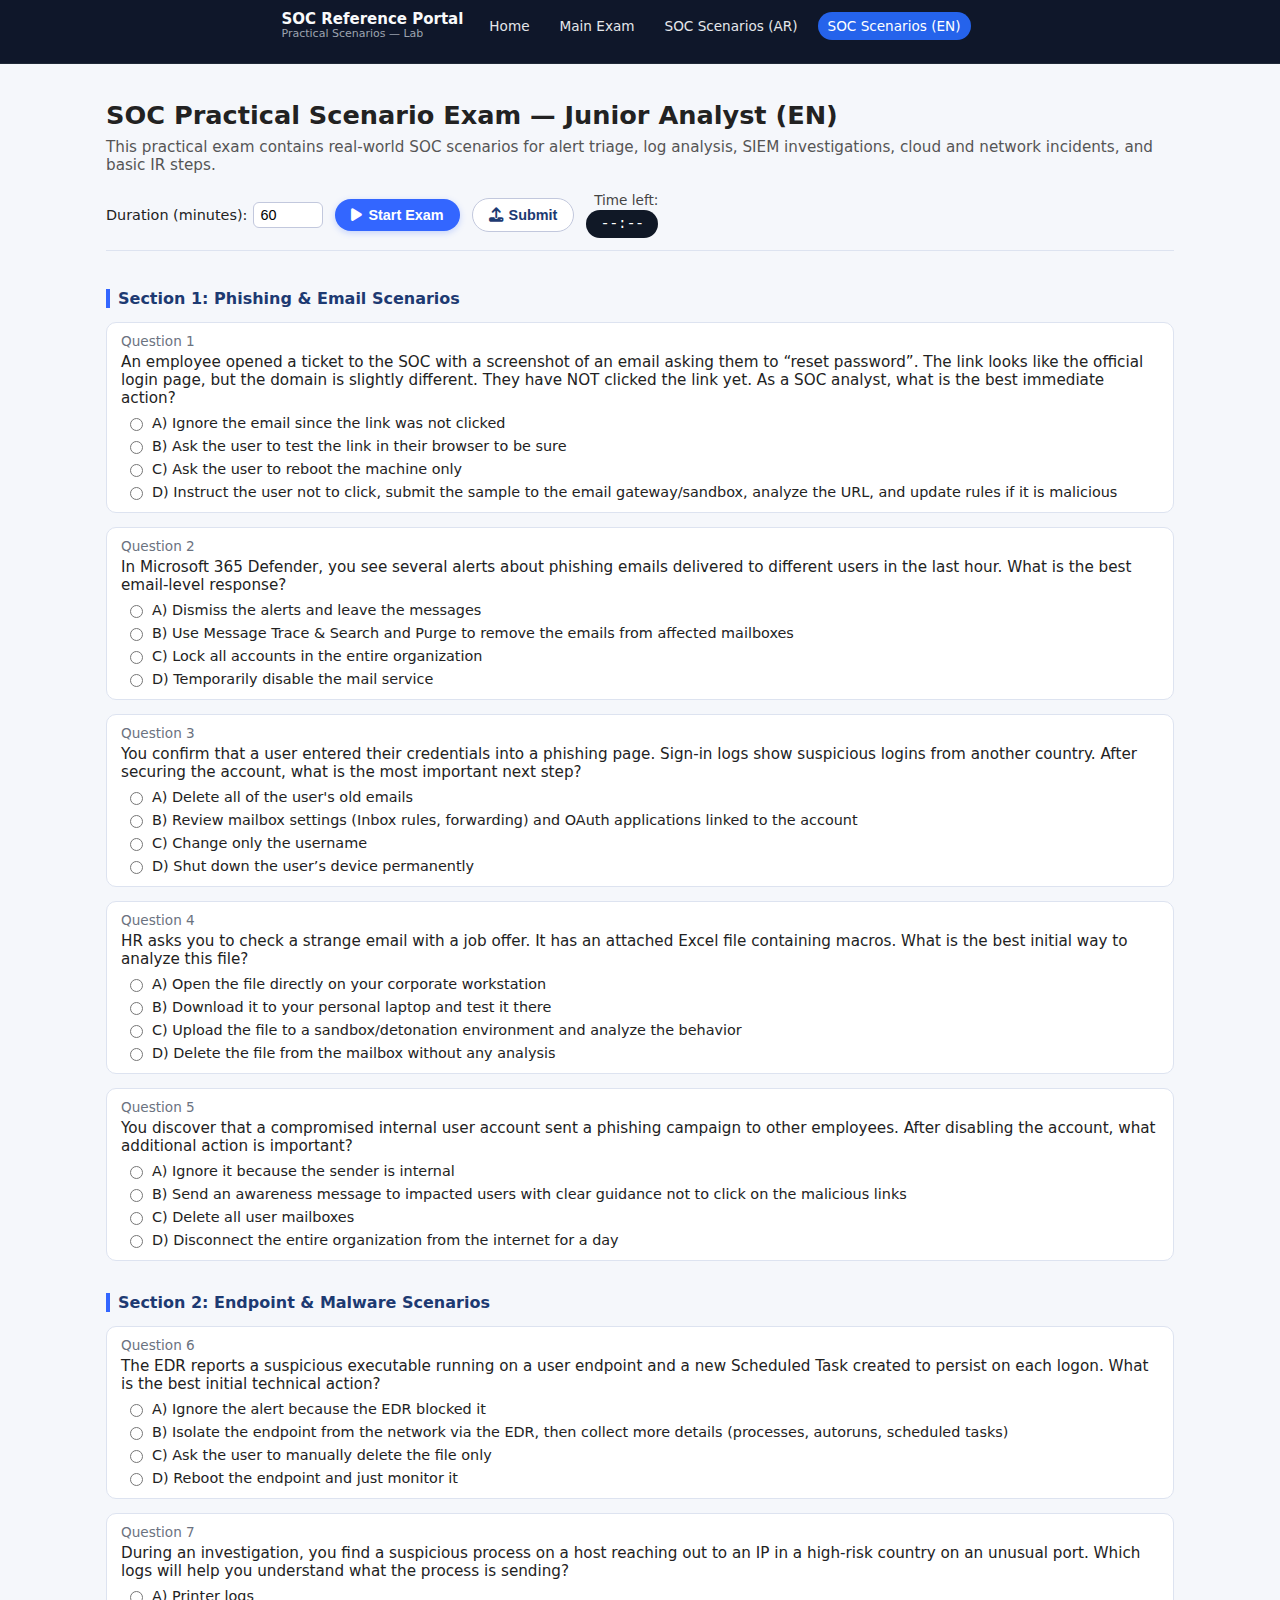
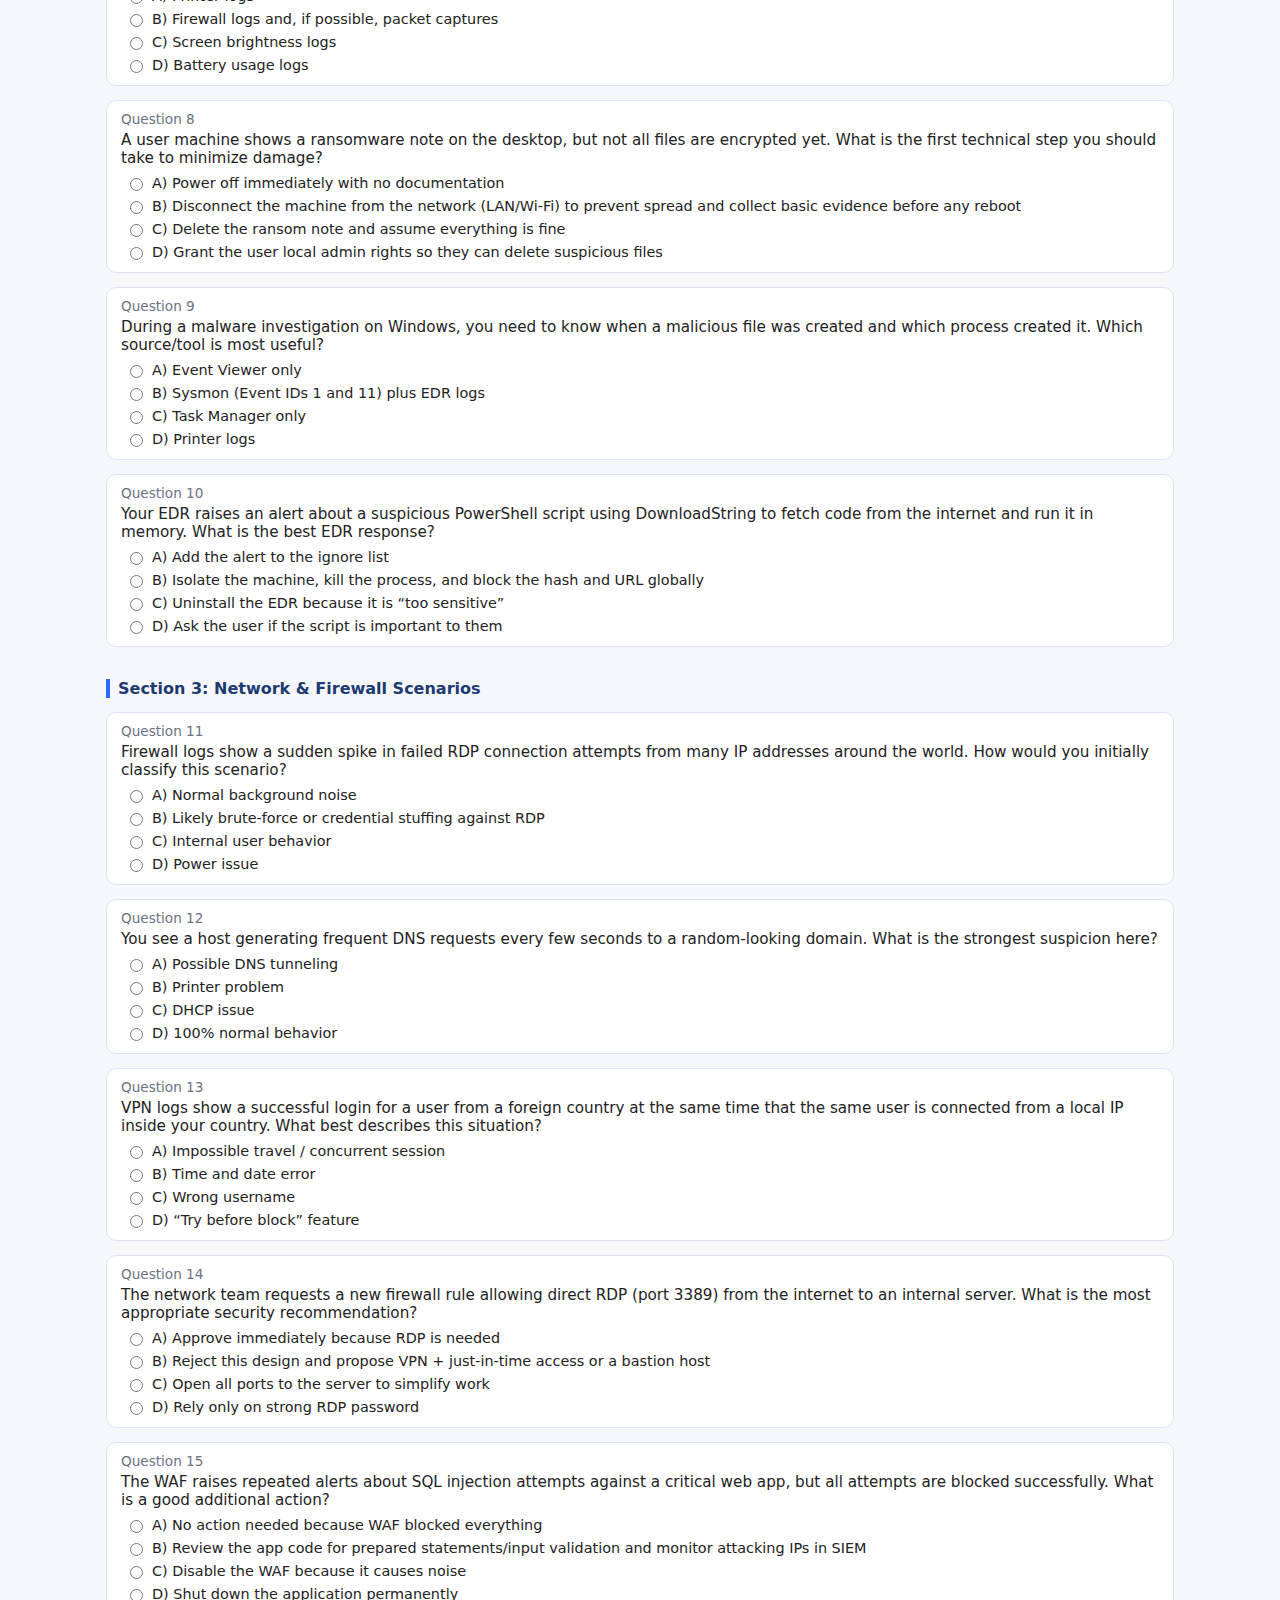
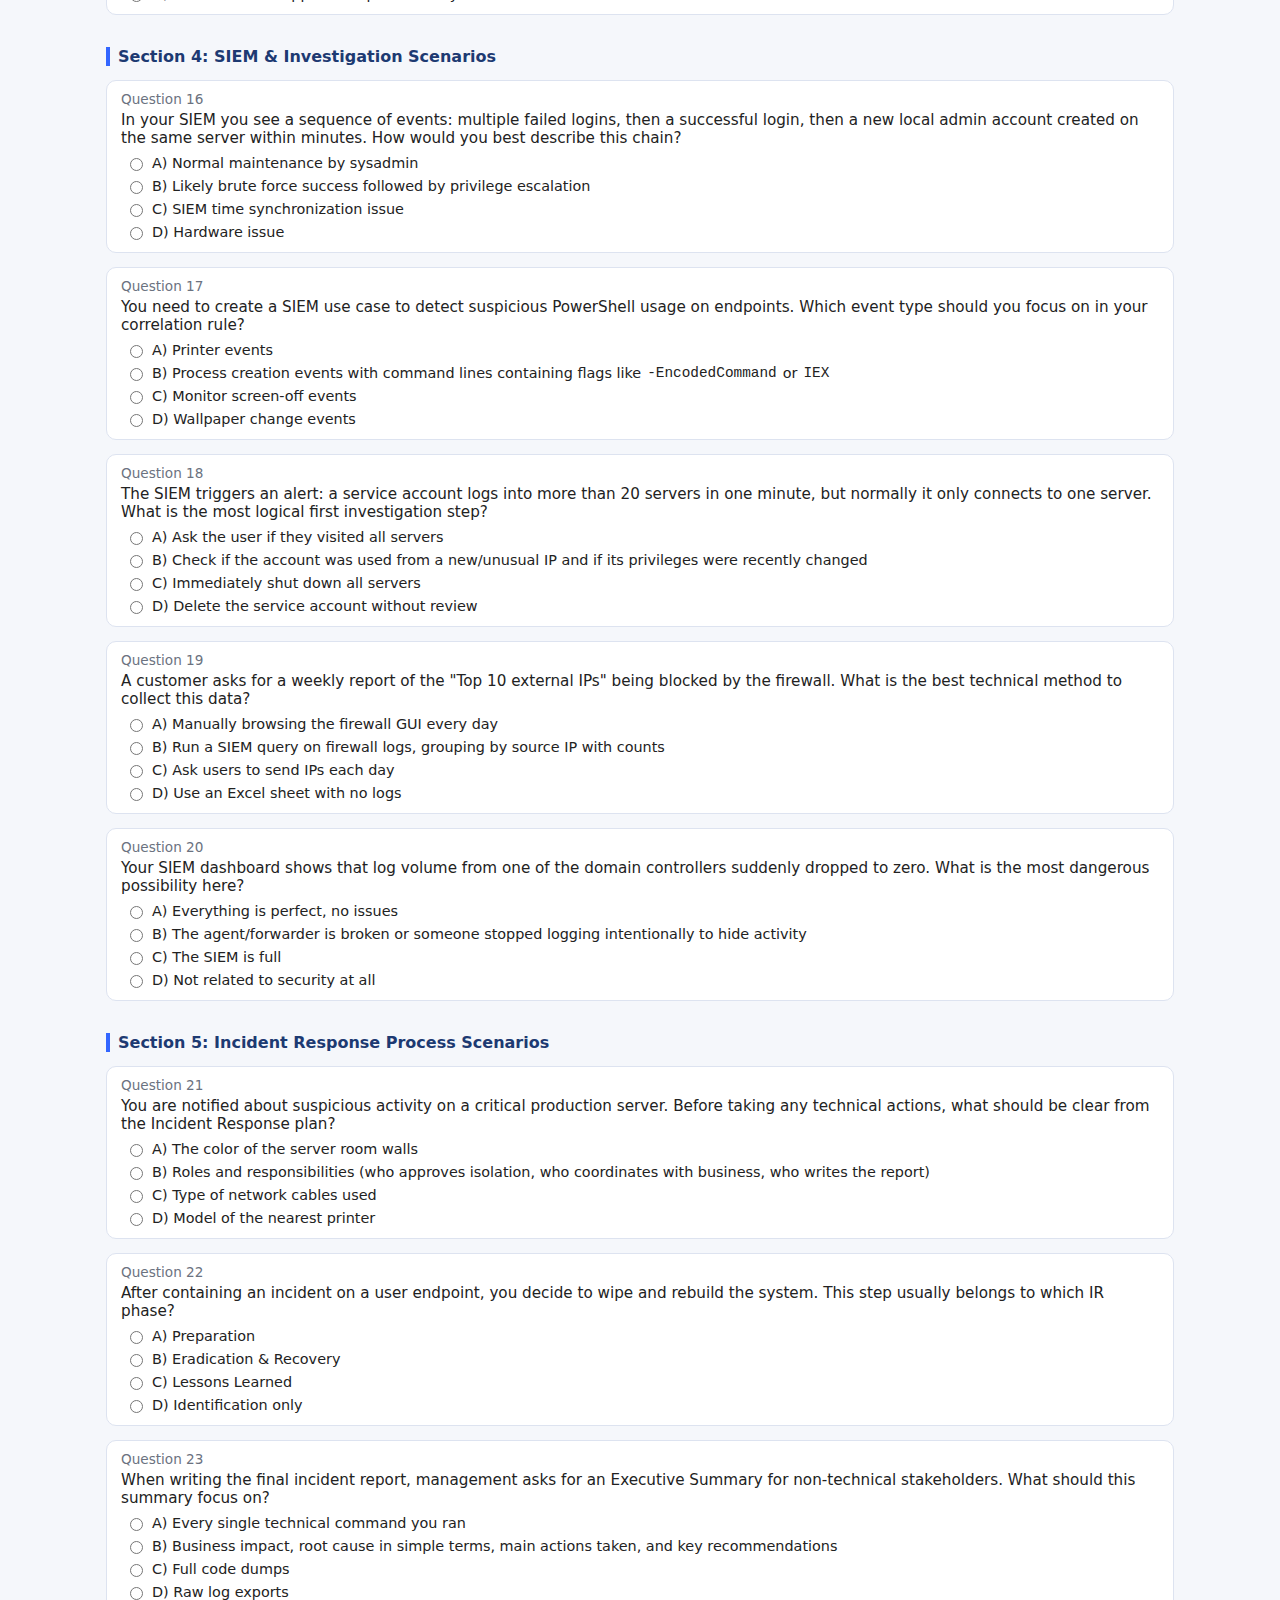
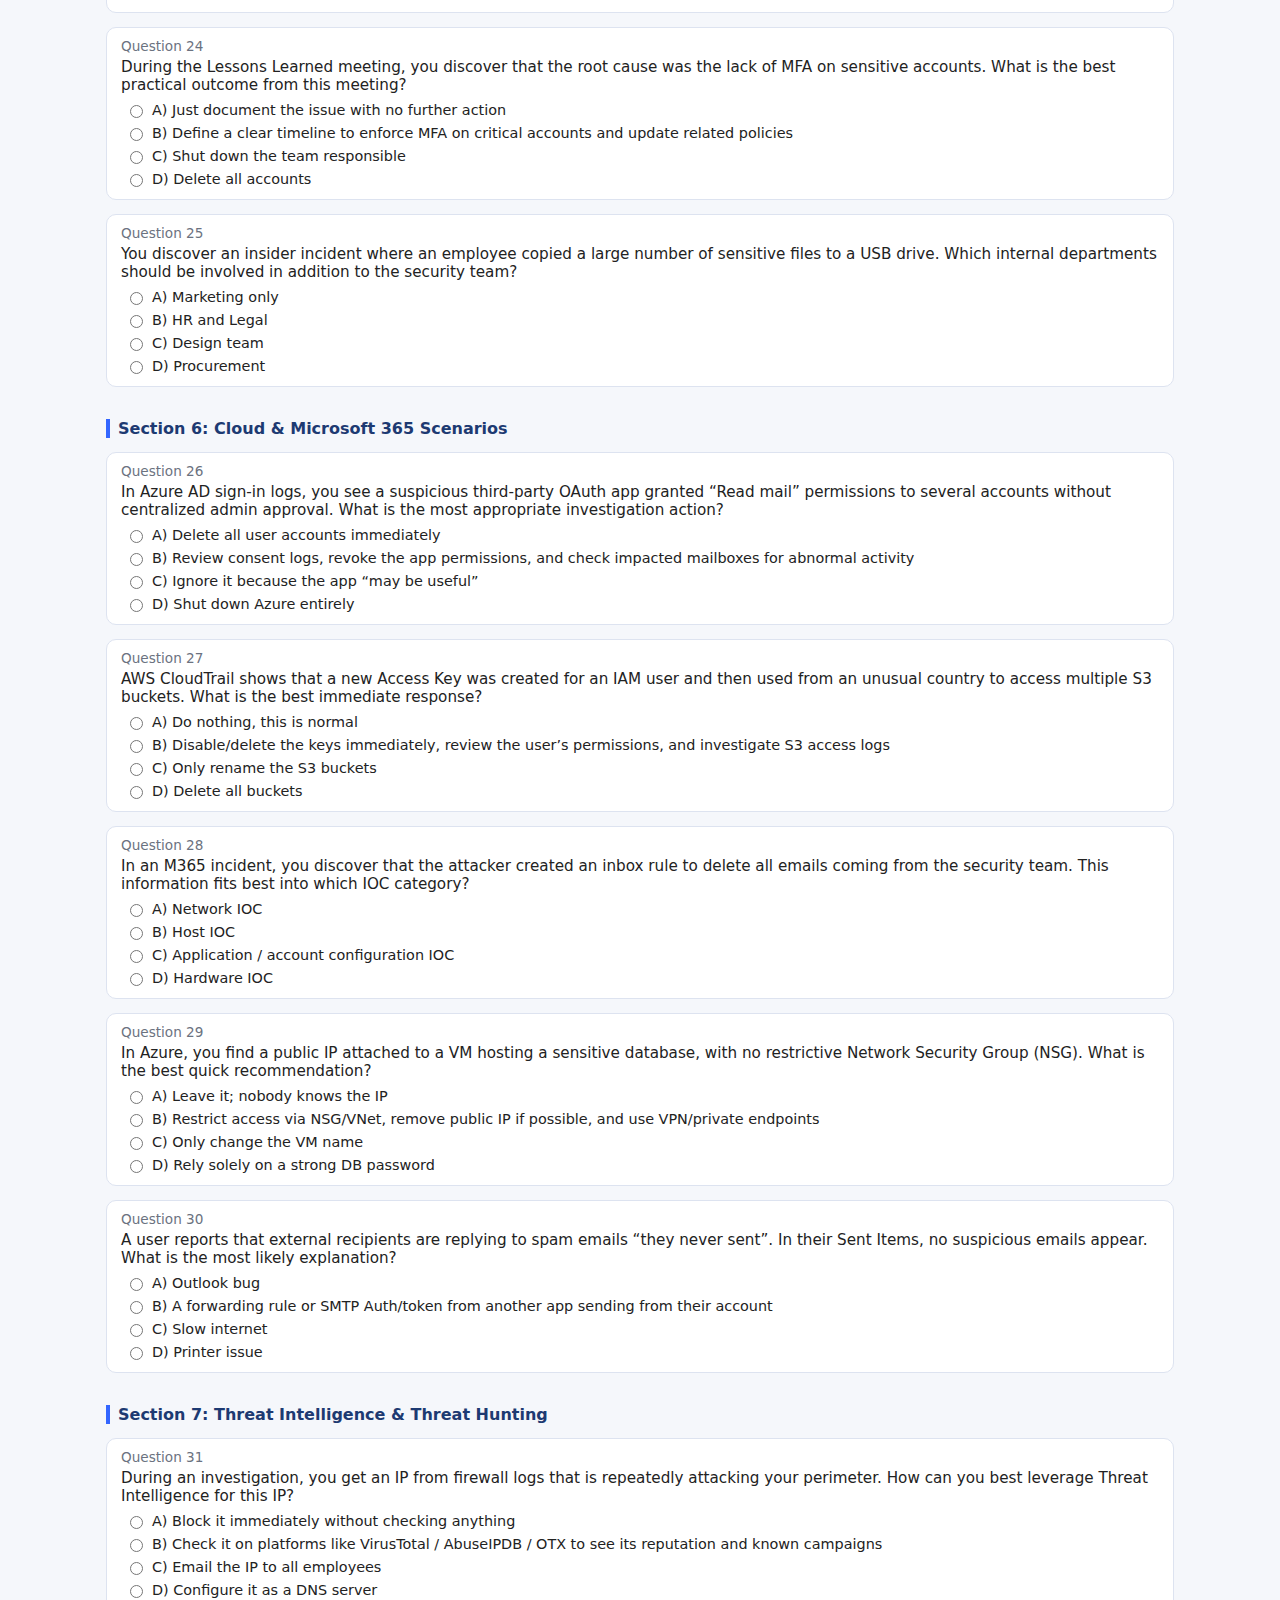
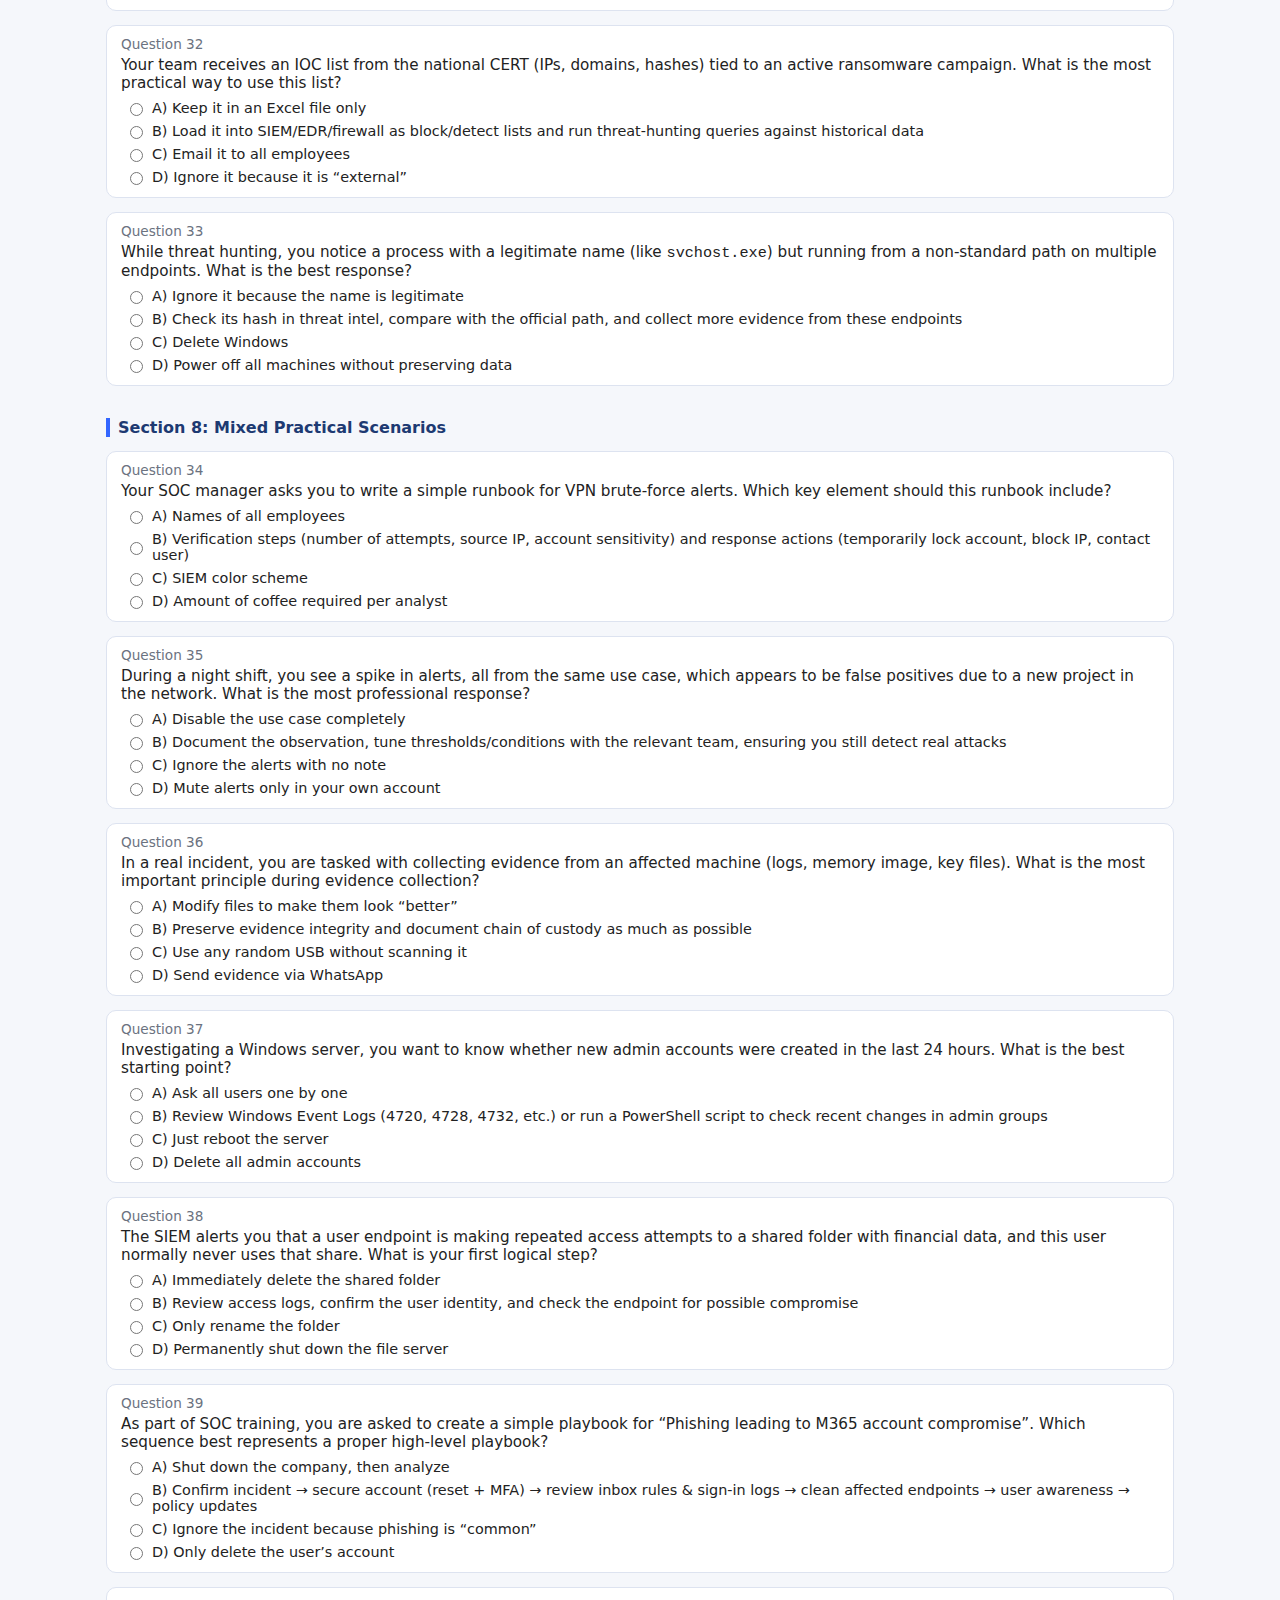
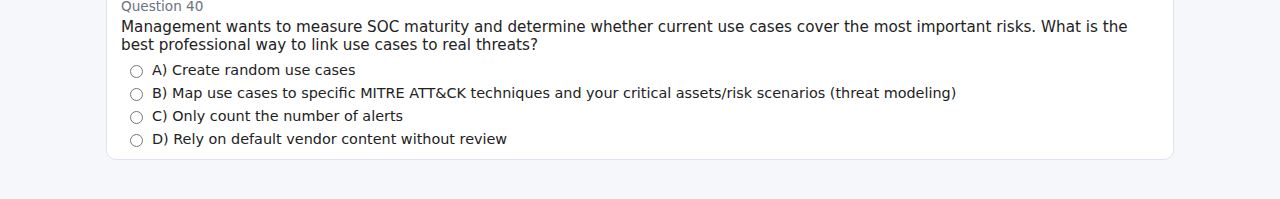
<file: SOC/soc_scenarios_exam En.html>
<!DOCTYPE html>
<html lang="en" dir="ltr">
<head>
  <meta charset="UTF-8" />
  <title>SOC Practical Scenario Exam – Junior Cybersecurity Analyst</title>
  <!-- Google Fonts & Font Awesome for consistent portal styling -->
  <link href="https://fonts.googleapis.com/css2?family=Inter:wght@300;400;600;700;800&family=Poppins:wght@400;600;700&display=swap" rel="stylesheet">
  <link rel="stylesheet" href="https://cdnjs.cloudflare.com/ajax/libs/font-awesome/6.5.0/css/all.min.css">
  <style>
    :root{ --bg:#0f1720; --panel:#0b1220; --muted:#9aa5b1; --text:#e7eef6; --accent:#31c5be; --accent-2:#4da6ff; --maxw:1100px }
    body.theme-light{ --bg:#f4f7fb; --panel:#fff; --muted:#475569; --text:#0f1720; --accent:#0b7285; --accent-2:#2563eb }
    body.theme-amoled{ --bg:#000; --panel:#040404; --muted:#8ad7ff; --text:#e6fff7; --accent:#00f5d4; --accent-2:#66fcff }
    body.theme-hc{ --bg:#000; --panel:#fff100; --muted:#000; --text:#000; --accent:#000; --accent-2:#fff }
    *{box-sizing:border-box}
    html,body{height:100%}
    body{margin:0; font-family:Inter, Poppins, system-ui, -apple-system, 'Segoe UI', Roboto; background:var(--bg); color:var(--text); transition:background .25s ease, color .25s ease}
    body {
      margin: 0;
      font-family: system-ui, -apple-system, BlinkMacSystemFont, "Segoe UI", sans-serif;
      background: #f5f7fb;
      color: #222;
    }
    .page {
      max-width: 1100px;
      margin: 0 auto;
      padding: 20px 16px 40px;
    }
    header {
      display: flex;
      flex-direction: column;
      gap: 8px;
      margin-bottom: 16px;
      border-bottom: 1px solid #dde3f0;
      padding-bottom: 12px;
    }
    header h1 {
      margin: 0;
      font-size: 1.6rem;
    }
    header p {
      margin: 0;
      font-size: 0.95rem;
      color: #555;
    }
    .exam-controls {
      display: flex;
      flex-wrap: wrap;
      align-items: center;
      gap: 12px;
      margin-top: 10px;
    }
    .field-group {
      display: flex;
      align-items: center;
      gap: 6px;
      font-size: 0.9rem;
    }
    .field-group input[type="number"] {
      width: 70px;
      padding: 4px 6px;
      border-radius: 6px;
      border: 1px solid #c2c8dd;
      font-size: 0.9rem;
    }
    .btn {
      border: none;
      border-radius: 999px;
      padding: 8px 16px;
      font-size: 0.9rem;
      cursor: pointer;
      font-weight: 600;
      display: inline-flex;
      align-items: center;
      gap: 6px;
      transition: transform 0.1s ease, box-shadow 0.1s ease, background 0.15s ease;
    }
    .btn-primary {
      background: #3366ff;
      color: #fff;
      box-shadow: 0 2px 6px rgba(51, 102, 255, 0.25);
    }
    .btn-primary:disabled {
      background: #9bb0ff;
      cursor: not-allowed;
      box-shadow: none;
    }
    .btn-secondary {
      background: #ffffff;
      color: #1d3a72;
      border: 1px solid #c2c8dd;
    }
    .btn:hover:not(:disabled) {
      transform: translateY(-1px);
      box-shadow: 0 3px 8px rgba(15, 35, 75, 0.18);
    }
    .timer-badge {
      padding: 6px 10px;
      border-radius: 999px;
      background: #101826;
      color: #fff;
      font-family: "JetBrains Mono", ui-monospace, SFMono-Regular, Menlo, Monaco, Consolas, "Liberation Mono", "Courier New", monospace;
      font-size: 0.9rem;
      min-width: 72px;
      text-align: center;
    }
    .timer-label {
      font-size: 0.85rem;
      color: #444;
    }
    .questions-wrapper {
      margin-top: 20px;
      display: flex;
      flex-direction: column;
      gap: 14px;
    }
    .section-title {
      margin-top: 18px;
      font-weight: 700;
      color: #1d3a72;
      border-left: 4px solid #3366ff;
      padding-left: 8px;
      font-size: 1rem;
    }
    .question {
      background: #ffffff;
      border-radius: 10px;
      padding: 10px 14px;
      border: 1px solid #dde3f0;
      transition: background 0.15s ease, border-color 0.15s ease;
    }
    .q-header {
      font-size: 0.85rem;
      color: #6b7280;
      display: flex;
      justify-content: space-between;
      align-items: center;
      margin-bottom: 4px;
    }
    .q-body p {
      margin: 4px 0 6px;
      font-size: 0.95rem;
      font-weight: 500;
    }
    .options {
      display: flex;
      flex-direction: column;
      gap: 3px;
      font-size: 0.9rem;
    }
    .options label {
      display: flex;
      align-items: center;
      gap: 6px;
      cursor: pointer;
      padding: 2px 4px;
      border-radius: 6px;
      transition: background 0.1s ease;
    }
    .options label:hover {
      background: #f3f4ff;
    }
    .options input[type="radio"] {
      accent-color: #3366ff;
    }
    .question.correct {
      border-color: #16a34a;
      background: #ecfdf3;
    }
    .question.incorrect {
      border-color: #dc2626;
      background: #fef2f2;
    }
    .question.unanswered {
      border-color: #f97316;
      background: #fff7ed;
    }
    .result-box {
      margin-top: 20px;
      padding: 12px 14px;
      border-radius: 10px;
      border: 1px solid #cbd5f5;
      background: #eef2ff;
      font-size: 0.9rem;
    }
    .result-box strong {
      font-size: 1rem;
    }
    .result-line {
      margin-top: 4px;
    }
    .note {
      margin-top: 6px;
      font-size: 0.8rem;
      color: #555;
    }
    @media (max-width: 600px) {
      .exam-controls {
        align-items: flex-start;
      }
      header h1 {
        font-size: 1.35rem;
      }
    }
    /* ===== Top Navigation Bar ===== */
.top-nav { background: #0f172a; color: #f9fafb; border-bottom: 1px solid #1f2937; height:64px; }
.nav-container { max-width: 1100px; margin: 0 auto; padding: 8px 16px; display: flex; align-items: center; gap: 16px; height:100%; direction: ltr; }

.nav-logo {
  display: flex;
  flex-direction: column;
  line-height: 1.1;
}

.nav-logo .logo{height:44px; width:44px; border-radius:10px; background:linear-gradient(135deg,var(--accent),var(--accent-2)); display:flex; align-items:center; justify-content:center; color:#021019; font-weight:700}

.nav-logo-title {
  font-weight: 700;
  font-size:15px;
}

.nav-logo-sub {
  font-size: 11px;
  color: #9ca3af;
}

.nav-links {
  margin-left: auto;
  display: flex;
  align-items: center;
  gap: 10px;
}

.nav-link {
  font-size: 0.85rem;
  color: #e5e7eb;
  text-decoration: none;
  padding: 6px 10px;
  border-radius: 999px;
  transition: background 0.15s ease, color 0.15s ease, transform 0.08s ease;
}

.nav-link:hover {
  background: #1f2937;
  transform: translateY(-1px);
}

.nav-link.active {
  background: #2563eb;
  color: #ffffff;
}

/* زر القائمة للموبايل */
.nav-toggle {
  display: none;
  margin-left: auto;
  background: transparent;
  border: 1px solid #4b5563;
  border-radius: 999px;
  color: #e5e7eb;
  font-size: 1.1rem;
  padding: 4px 10px;
  cursor: pointer;
}

/* موبايل */
@media (max-width: 700px) {
  .nav-container {
    flex-wrap: wrap;
  }
  .nav-links {
    width: 100%;
    margin-left: 0;
    margin-top: 8px;
    flex-direction: column;
    align-items: flex-start;
    display: none;          /* مخفي افتراضياً */
  }
  .nav-links.show {
    display: flex;          /* يظهر لما نضغط الزر */
  }
  .nav-toggle {
    display: inline-flex;
  }
}

  </style>
</head>
<body class="theme-amoled">
<!-- Top Navigation Bar -->
  <header class="top-nav">
    <div class="nav-container">
      <div class="nav-logo" style="display:flex;align-items:center;gap:10px">
        <div style="display:flex;flex-direction:column">
          <span class="nav-logo-title">SOC Reference Portal</span>
          <span class="nav-logo-sub">Practical Scenarios — Lab</span>
        </div>
      </div>
      <nav class="nav-links">
        <!-- عدّل الروابط حسب أسماء ملفاتك -->
        <a href="index.html" class="nav-link">Home</a>
        <a href="exam.html" class="nav-link">Main Exam</a>
        <a href="soc_scenarios_exam.html" class="nav-link">SOC Scenarios (AR)</a>
        <a href="soc_scenarios_exam En.html" class="nav-link active">SOC Scenarios (EN)</a>
        
      </nav>
      <!-- زر القائمة للموبايل -->
      <div style="display:flex;align-items:center;gap:8px;margin-left:12px">
        <!-- AMOLED-only: selector removed -->
        <button class="nav-toggle" id="navToggle" aria-label="Toggle navigation"><i class="fa-solid fa-bars"></i></button>
      </div>
    </div>
  </header>

  <div class="page">
    <header>
      <h1>SOC Practical Scenario Exam — Junior Analyst (EN)</h1>
      <p>This practical exam contains real-world SOC scenarios for alert triage, log analysis, SIEM investigations, cloud and network incidents, and basic IR steps.</p>
      <div class="exam-controls">
        <div class="field-group"><span>Duration (minutes):</span><input type="number" id="durationInput" value="60" min="10" max="180" /></div>
        <button id="startBtn" class="btn btn-primary"><i class="fa-solid fa-play"></i> Start Exam</button>
        <button id="submitBtn" class="btn btn-secondary" disabled><i class="fa-solid fa-upload"></i> Submit</button>
        <div style="display:flex;flex-direction:column;gap:2px;margin-right:auto;align-items:flex-end;"><span class="timer-label">Time left:</span><span id="timer" class="timer-badge">--:--</span></div>
      </div>
    </header>
    <div class="questions-wrapper">

      <!-- SECTION 1: Phishing & Email Scenarios -->
      <div class="section-title">Section 1: Phishing & Email Scenarios</div>

      <div class="question" data-q="1">
        <div class="q-header"><span>Question 1</span></div>
        <div class="q-body">
          <p>
            An employee opened a ticket to the SOC with a screenshot of an email asking them to “reset password”.
            The link looks like the official login page, but the domain is slightly different. They have NOT clicked the link yet.
            As a SOC analyst, what is the best immediate action?
          </p>
          <div class="options">
            <label><input type="radio" name="q1" value="A"> A) Ignore the email since the link was not clicked</label>
            <label><input type="radio" name="q1" value="B"> B) Ask the user to test the link in their browser to be sure</label>
            <label><input type="radio" name="q1" value="C"> C) Ask the user to reboot the machine only</label>
            <label><input type="radio" name="q1" value="D"> D) Instruct the user not to click, submit the sample to the email gateway/sandbox, analyze the URL, and update rules if it is malicious</label>
          </div>
        </div>
      </div>

      <div class="question" data-q="2">
        <div class="q-header"><span>Question 2</span></div>
        <div class="q-body">
          <p>
            In Microsoft 365 Defender, you see several alerts about phishing emails delivered to different users in the last hour.
            What is the best email-level response?
          </p>
          <div class="options">
            <label><input type="radio" name="q2" value="A"> A) Dismiss the alerts and leave the messages</label>
            <label><input type="radio" name="q2" value="B"> B) Use Message Trace & Search and Purge to remove the emails from affected mailboxes</label>
            <label><input type="radio" name="q2" value="C"> C) Lock all accounts in the entire organization</label>
            <label><input type="radio" name="q2" value="D"> D) Temporarily disable the mail service</label>
          </div>
        </div>
      </div>

      <div class="question" data-q="3">
        <div class="q-header"><span>Question 3</span></div>
        <div class="q-body">
          <p>
            You confirm that a user entered their credentials into a phishing page.
            Sign-in logs show suspicious logins from another country. After securing the account, what is the most important next step?
          </p>
          <div class="options">
            <label><input type="radio" name="q3" value="A"> A) Delete all of the user's old emails</label>
            <label><input type="radio" name="q3" value="B"> B) Review mailbox settings (Inbox rules, forwarding) and OAuth applications linked to the account</label>
            <label><input type="radio" name="q3" value="C"> C) Change only the username</label>
            <label><input type="radio" name="q3" value="D"> D) Shut down the user’s device permanently</label>
          </div>
        </div>
      </div>

      <div class="question" data-q="4">
        <div class="q-header"><span>Question 4</span></div>
        <div class="q-body">
          <p>
            HR asks you to check a strange email with a job offer. It has an attached Excel file containing macros.
            What is the best initial way to analyze this file?
          </p>
          <div class="options">
            <label><input type="radio" name="q4" value="A"> A) Open the file directly on your corporate workstation</label>
            <label><input type="radio" name="q4" value="B"> B) Download it to your personal laptop and test it there</label>
            <label><input type="radio" name="q4" value="C"> C) Upload the file to a sandbox/detonation environment and analyze the behavior</label>
            <label><input type="radio" name="q4" value="D"> D) Delete the file from the mailbox without any analysis</label>
          </div>
        </div>
      </div>

      <div class="question" data-q="5">
        <div class="q-header"><span>Question 5</span></div>
        <div class="q-body">
          <p>
            You discover that a compromised internal user account sent a phishing campaign to other employees.
            After disabling the account, what additional action is important?
          </p>
          <div class="options">
            <label><input type="radio" name="q5" value="A"> A) Ignore it because the sender is internal</label>
            <label><input type="radio" name="q5" value="B"> B) Send an awareness message to impacted users with clear guidance not to click on the malicious links</label>
            <label><input type="radio" name="q5" value="C"> C) Delete all user mailboxes</label>
            <label><input type="radio" name="q5" value="D"> D) Disconnect the entire organization from the internet for a day</label>
          </div>
        </div>
      </div>

      <!-- SECTION 2: Endpoint & Malware -->
      <div class="section-title">Section 2: Endpoint & Malware Scenarios</div>

      <div class="question" data-q="6">
        <div class="q-header"><span>Question 6</span></div>
        <div class="q-body">
          <p>
            The EDR reports a suspicious executable running on a user endpoint and a new Scheduled Task created to persist on each logon.
            What is the best initial technical action?
          </p>
          <div class="options">
            <label><input type="radio" name="q6" value="A"> A) Ignore the alert because the EDR blocked it</label>
            <label><input type="radio" name="q6" value="B"> B) Isolate the endpoint from the network via the EDR, then collect more details (processes, autoruns, scheduled tasks)</label>
            <label><input type="radio" name="q6" value="C"> C) Ask the user to manually delete the file only</label>
            <label><input type="radio" name="q6" value="D"> D) Reboot the endpoint and just monitor it</label>
          </div>
        </div>
      </div>

      <div class="question" data-q="7">
        <div class="q-header"><span>Question 7</span></div>
        <div class="q-body">
          <p>
            During an investigation, you find a suspicious process on a host reaching out to an IP in a high-risk country on an unusual port.
            Which logs will help you understand what the process is sending?
          </p>
          <div class="options">
            <label><input type="radio" name="q7" value="A"> A) Printer logs</label>
            <label><input type="radio" name="q7" value="B"> B) Firewall logs and, if possible, packet captures</label>
            <label><input type="radio" name="q7" value="C"> C) Screen brightness logs</label>
            <label><input type="radio" name="q7" value="D"> D) Battery usage logs</label>
          </div>
        </div>
      </div>

      <div class="question" data-q="8">
        <div class="q-header"><span>Question 8</span></div>
        <div class="q-body">
          <p>
            A user machine shows a ransomware note on the desktop, but not all files are encrypted yet.
            What is the first technical step you should take to minimize damage?
          </p>
          <div class="options">
            <label><input type="radio" name="q8" value="A"> A) Power off immediately with no documentation</label>
            <label><input type="radio" name="q8" value="B"> B) Disconnect the machine from the network (LAN/Wi-Fi) to prevent spread and collect basic evidence before any reboot</label>
            <label><input type="radio" name="q8" value="C"> C) Delete the ransom note and assume everything is fine</label>
            <label><input type="radio" name="q8" value="D"> D) Grant the user local admin rights so they can delete suspicious files</label>
          </div>
        </div>
      </div>

      <div class="question" data-q="9">
        <div class="q-header"><span>Question 9</span></div>
        <div class="q-body">
          <p>
            During a malware investigation on Windows, you need to know when a malicious file was created and which process created it.
            Which source/tool is most useful?
          </p>
          <div class="options">
            <label><input type="radio" name="q9" value="A"> A) Event Viewer only</label>
            <label><input type="radio" name="q9" value="B"> B) Sysmon (Event IDs 1 and 11) plus EDR logs</label>
            <label><input type="radio" name="q9" value="C"> C) Task Manager only</label>
            <label><input type="radio" name="q9" value="D"> D) Printer logs</label>
          </div>
        </div>
      </div>

      <div class="question" data-q="10">
        <div class="q-header"><span>Question 10</span></div>
        <div class="q-body">
          <p>
            Your EDR raises an alert about a suspicious PowerShell script using DownloadString to fetch code from the internet and run it in memory.
            What is the best EDR response?
          </p>
          <div class="options">
            <label><input type="radio" name="q10" value="A"> A) Add the alert to the ignore list</label>
            <label><input type="radio" name="q10" value="B"> B) Isolate the machine, kill the process, and block the hash and URL globally</label>
            <label><input type="radio" name="q10" value="C"> C) Uninstall the EDR because it is “too sensitive”</label>
            <label><input type="radio" name="q10" value="D"> D) Ask the user if the script is important to them</label>
          </div>
        </div>
      </div>

      <!-- SECTION 3: Network & Firewall -->
      <div class="section-title">Section 3: Network & Firewall Scenarios</div>

      <div class="question" data-q="11">
        <div class="q-header"><span>Question 11</span></div>
        <div class="q-body">
          <p>
            Firewall logs show a sudden spike in failed RDP connection attempts from many IP addresses around the world.
            How would you initially classify this scenario?
          </p>
          <div class="options">
            <label><input type="radio" name="q11" value="A"> A) Normal background noise</label>
            <label><input type="radio" name="q11" value="B"> B) Likely brute-force or credential stuffing against RDP</label>
            <label><input type="radio" name="q11" value="C"> C) Internal user behavior</label>
            <label><input type="radio" name="q11" value="D"> D) Power issue</label>
          </div>
        </div>
      </div>

      <div class="question" data-q="12">
        <div class="q-header"><span>Question 12</span></div>
        <div class="q-body">
          <p>
            You see a host generating frequent DNS requests every few seconds to a random-looking domain.
            What is the strongest suspicion here?
          </p>
          <div class="options">
            <label><input type="radio" name="q12" value="A"> A) Possible DNS tunneling</label>
            <label><input type="radio" name="q12" value="B"> B) Printer problem</label>
            <label><input type="radio" name="q12" value="C"> C) DHCP issue</label>
            <label><input type="radio" name="q12" value="D"> D) 100% normal behavior</label>
          </div>
        </div>
      </div>

      <div class="question" data-q="13">
        <div class="q-header"><span>Question 13</span></div>
        <div class="q-body">
          <p>
            VPN logs show a successful login for a user from a foreign country at the same time that the same user is connected
            from a local IP inside your country. What best describes this situation?
          </p>
          <div class="options">
            <label><input type="radio" name="q13" value="A"> A) Impossible travel / concurrent session</label>
            <label><input type="radio" name="q13" value="B"> B) Time and date error</label>
            <label><input type="radio" name="q13" value="C"> C) Wrong username</label>
            <label><input type="radio" name="q13" value="D"> D) “Try before block” feature</label>
          </div>
        </div>
      </div>

      <div class="question" data-q="14">
        <div class="q-header"><span>Question 14</span></div>
        <div class="q-body">
          <p>
            The network team requests a new firewall rule allowing direct RDP (port 3389) from the internet to an internal server.
            What is the most appropriate security recommendation?
          </p>
          <div class="options">
            <label><input type="radio" name="q14" value="A"> A) Approve immediately because RDP is needed</label>
            <label><input type="radio" name="q14" value="B"> B) Reject this design and propose VPN + just-in-time access or a bastion host</label>
            <label><input type="radio" name="q14" value="C"> C) Open all ports to the server to simplify work</label>
            <label><input type="radio" name="q14" value="D"> D) Rely only on strong RDP password</label>
          </div>
        </div>
      </div>

      <div class="question" data-q="15">
        <div class="q-header"><span>Question 15</span></div>
        <div class="q-body">
          <p>
            The WAF raises repeated alerts about SQL injection attempts against a critical web app,
            but all attempts are blocked successfully. What is a good additional action?
          </p>
          <div class="options">
            <label><input type="radio" name="q15" value="A"> A) No action needed because WAF blocked everything</label>
            <label><input type="radio" name="q15" value="B"> B) Review the app code for prepared statements/input validation and monitor attacking IPs in SIEM</label>
            <label><input type="radio" name="q15" value="C"> C) Disable the WAF because it causes noise</label>
            <label><input type="radio" name="q15" value="D"> D) Shut down the application permanently</label>
          </div>
        </div>
      </div>

      <!-- SECTION 4: SIEM & Investigation -->
      <div class="section-title">Section 4: SIEM & Investigation Scenarios</div>

      <div class="question" data-q="16">
        <div class="q-header"><span>Question 16</span></div>
        <div class="q-body">
          <p>
            In your SIEM you see a sequence of events: multiple failed logins, then a successful login,
            then a new local admin account created on the same server within minutes.
            How would you best describe this chain?
          </p>
          <div class="options">
            <label><input type="radio" name="q16" value="A"> A) Normal maintenance by sysadmin</label>
            <label><input type="radio" name="q16" value="B"> B) Likely brute force success followed by privilege escalation</label>
            <label><input type="radio" name="q16" value="C"> C) SIEM time synchronization issue</label>
            <label><input type="radio" name="q16" value="D"> D) Hardware issue</label>
          </div>
        </div>
      </div>

      <div class="question" data-q="17">
        <div class="q-header"><span>Question 17</span></div>
        <div class="q-body">
          <p>
            You need to create a SIEM use case to detect suspicious PowerShell usage on endpoints.
            Which event type should you focus on in your correlation rule?
          </p>
          <div class="options">
            <label><input type="radio" name="q17" value="A"> A) Printer events</label>
            <label><input type="radio" name="q17" value="B"> B) Process creation events with command lines containing flags like <code>-EncodedCommand</code> or <code>IEX</code></label>
            <label><input type="radio" name="q17" value="C"> C) Monitor screen-off events</label>
            <label><input type="radio" name="q17" value="D"> D) Wallpaper change events</label>
          </div>
        </div>
      </div>

      <div class="question" data-q="18">
        <div class="q-header"><span>Question 18</span></div>
        <div class="q-body">
          <p>
            The SIEM triggers an alert: a service account logs into more than 20 servers in one minute,
            but normally it only connects to one server.
            What is the most logical first investigation step?
          </p>
          <div class="options">
            <label><input type="radio" name="q18" value="A"> A) Ask the user if they visited all servers</label>
            <label><input type="radio" name="q18" value="B"> B) Check if the account was used from a new/unusual IP and if its privileges were recently changed</label>
            <label><input type="radio" name="q18" value="C"> C) Immediately shut down all servers</label>
            <label><input type="radio" name="q18" value="D"> D) Delete the service account without review</label>
          </div>
        </div>
      </div>

      <div class="question" data-q="19">
        <div class="q-header"><span>Question 19</span></div>
        <div class="q-body">
          <p>
            A customer asks for a weekly report of the "Top 10 external IPs" being blocked by the firewall.
            What is the best technical method to collect this data?
          </p>
          <div class="options">
            <label><input type="radio" name="q19" value="A"> A) Manually browsing the firewall GUI every day</label>
            <label><input type="radio" name="q19" value="B"> B) Run a SIEM query on firewall logs, grouping by source IP with counts</label>
            <label><input type="radio" name="q19" value="C"> C) Ask users to send IPs each day</label>
            <label><input type="radio" name="q19" value="D"> D) Use an Excel sheet with no logs</label>
          </div>
        </div>
      </div>

      <div class="question" data-q="20">
        <div class="q-header"><span>Question 20</span></div>
        <div class="q-body">
          <p>
            Your SIEM dashboard shows that log volume from one of the domain controllers suddenly dropped to zero.
            What is the most dangerous possibility here?
          </p>
          <div class="options">
            <label><input type="radio" name="q20" value="A"> A) Everything is perfect, no issues</label>
            <label><input type="radio" name="q20" value="B"> B) The agent/forwarder is broken or someone stopped logging intentionally to hide activity</label>
            <label><input type="radio" name="q20" value="C"> C) The SIEM is full</label>
            <label><input type="radio" name="q20" value="D"> D) Not related to security at all</label>
          </div>
        </div>
      </div>

      <!-- SECTION 5: Incident Response Process -->
      <div class="section-title">Section 5: Incident Response Process Scenarios</div>

      <div class="question" data-q="21">
        <div class="q-header"><span>Question 21</span></div>
        <div class="q-body">
          <p>
            You are notified about suspicious activity on a critical production server.
            Before taking any technical actions, what should be clear from the Incident Response plan?
          </p>
          <div class="options">
            <label><input type="radio" name="q21" value="A"> A) The color of the server room walls</label>
            <label><input type="radio" name="q21" value="B"> B) Roles and responsibilities (who approves isolation, who coordinates with business, who writes the report)</label>
            <label><input type="radio" name="q21" value="C"> C) Type of network cables used</label>
            <label><input type="radio" name="q21" value="D"> D) Model of the nearest printer</label>
          </div>
        </div>
      </div>

      <div class="question" data-q="22">
        <div class="q-header"><span>Question 22</span></div>
        <div class="q-body">
          <p>
            After containing an incident on a user endpoint, you decide to wipe and rebuild the system.
            This step usually belongs to which IR phase?
          </p>
          <div class="options">
            <label><input type="radio" name="q22" value="A"> A) Preparation</label>
            <label><input type="radio" name="q22" value="B"> B) Eradication & Recovery</label>
            <label><input type="radio" name="q22" value="C"> C) Lessons Learned</label>
            <label><input type="radio" name="q22" value="D"> D) Identification only</label>
          </div>
        </div>
      </div>

      <div class="question" data-q="23">
        <div class="q-header"><span>Question 23</span></div>
        <div class="q-body">
          <p>
            When writing the final incident report, management asks for an Executive Summary for non-technical stakeholders.
            What should this summary focus on?
          </p>
          <div class="options">
            <label><input type="radio" name="q23" value="A"> A) Every single technical command you ran</label>
            <label><input type="radio" name="q23" value="B"> B) Business impact, root cause in simple terms, main actions taken, and key recommendations</label>
            <label><input type="radio" name="q23" value="C"> C) Full code dumps</label>
            <label><input type="radio" name="q23" value="D"> D) Raw log exports</label>
          </div>
        </div>
      </div>

      <div class="question" data-q="24">
        <div class="q-header"><span>Question 24</span></div>
        <div class="q-body">
          <p>
            During the Lessons Learned meeting, you discover that the root cause was the lack of MFA on sensitive accounts.
            What is the best practical outcome from this meeting?
          </p>
          <div class="options">
            <label><input type="radio" name="q24" value="A"> A) Just document the issue with no further action</label>
            <label><input type="radio" name="q24" value="B"> B) Define a clear timeline to enforce MFA on critical accounts and update related policies</label>
            <label><input type="radio" name="q24" value="C"> C) Shut down the team responsible</label>
            <label><input type="radio" name="q24" value="D"> D) Delete all accounts</label>
          </div>
        </div>
      </div>

      <div class="question" data-q="25">
        <div class="q-header"><span>Question 25</span></div>
        <div class="q-body">
          <p>
            You discover an insider incident where an employee copied a large number of sensitive files to a USB drive.
            Which internal departments should be involved in addition to the security team?
          </p>
          <div class="options">
            <label><input type="radio" name="q25" value="A"> A) Marketing only</label>
            <label><input type="radio" name="q25" value="B"> B) HR and Legal</label>
            <label><input type="radio" name="q25" value="C"> C) Design team</label>
            <label><input type="radio" name="q25" value="D"> D) Procurement</label>
          </div>
        </div>
      </div>

      <!-- SECTION 6: Cloud & M365 -->
      <div class="section-title">Section 6: Cloud & Microsoft 365 Scenarios</div>

      <div class="question" data-q="26">
        <div class="q-header"><span>Question 26</span></div>
        <div class="q-body">
          <p>
            In Azure AD sign-in logs, you see a suspicious third-party OAuth app granted “Read mail” permissions
            to several accounts without centralized admin approval.
            What is the most appropriate investigation action?
          </p>
          <div class="options">
            <label><input type="radio" name="q26" value="A"> A) Delete all user accounts immediately</label>
            <label><input type="radio" name="q26" value="B"> B) Review consent logs, revoke the app permissions, and check impacted mailboxes for abnormal activity</label>
            <label><input type="radio" name="q26" value="C"> C) Ignore it because the app “may be useful”</label>
            <label><input type="radio" name="q26" value="D"> D) Shut down Azure entirely</label>
          </div>
        </div>
      </div>

      <div class="question" data-q="27">
        <div class="q-header"><span>Question 27</span></div>
        <div class="q-body">
          <p>
            AWS CloudTrail shows that a new Access Key was created for an IAM user and then used from an unusual country
            to access multiple S3 buckets. What is the best immediate response?
          </p>
          <div class="options">
            <label><input type="radio" name="q27" value="A"> A) Do nothing, this is normal</label>
            <label><input type="radio" name="q27" value="B"> B) Disable/delete the keys immediately, review the user’s permissions, and investigate S3 access logs</label>
            <label><input type="radio" name="q27" value="C"> C) Only rename the S3 buckets</label>
            <label><input type="radio" name="q27" value="D"> D) Delete all buckets</label>
          </div>
        </div>
      </div>

      <div class="question" data-q="28">
        <div class="q-header"><span>Question 28</span></div>
        <div class="q-body">
          <p>
            In an M365 incident, you discover that the attacker created an inbox rule to delete all emails coming from the security team.
            This information fits best into which IOC category?
          </p>
          <div class="options">
            <label><input type="radio" name="q28" value="A"> A) Network IOC</label>
            <label><input type="radio" name="q28" value="B"> B) Host IOC</label>
            <label><input type="radio" name="q28" value="C"> C) Application / account configuration IOC</label>
            <label><input type="radio" name="q28" value="D"> D) Hardware IOC</label>
          </div>
        </div>
      </div>

      <div class="question" data-q="29">
        <div class="q-header"><span>Question 29</span></div>
        <div class="q-body">
          <p>
            In Azure, you find a public IP attached to a VM hosting a sensitive database, with no restrictive Network Security Group (NSG).
            What is the best quick recommendation?
          </p>
          <div class="options">
            <label><input type="radio" name="q29" value="A"> A) Leave it; nobody knows the IP</label>
            <label><input type="radio" name="q29" value="B"> B) Restrict access via NSG/VNet, remove public IP if possible, and use VPN/private endpoints</label>
            <label><input type="radio" name="q29" value="C"> C) Only change the VM name</label>
            <label><input type="radio" name="q29" value="D"> D) Rely solely on a strong DB password</label>
          </div>
        </div>
      </div>

      <div class="question" data-q="30">
        <div class="q-header"><span>Question 30</span></div>
        <div class="q-body">
          <p>
            A user reports that external recipients are replying to spam emails “they never sent”.
            In their Sent Items, no suspicious emails appear.
            What is the most likely explanation?
          </p>
          <div class="options">
            <label><input type="radio" name="q30" value="A"> A) Outlook bug</label>
            <label><input type="radio" name="q30" value="B"> B) A forwarding rule or SMTP Auth/token from another app sending from their account</label>
            <label><input type="radio" name="q30" value="C"> C) Slow internet</label>
            <label><input type="radio" name="q30" value="D"> D) Printer issue</label>
          </div>
        </div>
      </div>

      <!-- SECTION 7: Threat Intel & Hunting -->
      <div class="section-title">Section 7: Threat Intelligence & Threat Hunting</div>

      <div class="question" data-q="31">
        <div class="q-header"><span>Question 31</span></div>
        <div class="q-body">
          <p>
            During an investigation, you get an IP from firewall logs that is repeatedly attacking your perimeter.
            How can you best leverage Threat Intelligence for this IP?
          </p>
          <div class="options">
            <label><input type="radio" name="q31" value="A"> A) Block it immediately without checking anything</label>
            <label><input type="radio" name="q31" value="B"> B) Check it on platforms like VirusTotal / AbuseIPDB / OTX to see its reputation and known campaigns</label>
            <label><input type="radio" name="q31" value="C"> C) Email the IP to all employees</label>
            <label><input type="radio" name="q31" value="D"> D) Configure it as a DNS server</label>
          </div>
        </div>
      </div>

      <div class="question" data-q="32">
        <div class="q-header"><span>Question 32</span></div>
        <div class="q-body">
          <p>
            Your team receives an IOC list from the national CERT (IPs, domains, hashes) tied to an active ransomware campaign.
            What is the most practical way to use this list?
          </p>
          <div class="options">
            <label><input type="radio" name="q32" value="A"> A) Keep it in an Excel file only</label>
            <label><input type="radio" name="q32" value="B"> B) Load it into SIEM/EDR/firewall as block/detect lists and run threat-hunting queries against historical data</label>
            <label><input type="radio" name="q32" value="C"> C) Email it to all employees</label>
            <label><input type="radio" name="q32" value="D"> D) Ignore it because it is “external”</label>
          </div>
        </div>
      </div>

      <div class="question" data-q="33">
        <div class="q-header"><span>Question 33</span></div>
        <div class="q-body">
          <p>
            While threat hunting, you notice a process with a legitimate name (like <code>svchost.exe</code>)
            but running from a non-standard path on multiple endpoints.
            What is the best response?
          </p>
          <div class="options">
            <label><input type="radio" name="q33" value="A"> A) Ignore it because the name is legitimate</label>
            <label><input type="radio" name="q33" value="B"> B) Check its hash in threat intel, compare with the official path, and collect more evidence from these endpoints</label>
            <label><input type="radio" name="q33" value="C"> C) Delete Windows</label>
            <label><input type="radio" name="q33" value="D"> D) Power off all machines without preserving data</label>
          </div>
        </div>
      </div>

      <!-- SECTION 8: Mixed Practical Scenarios -->
      <div class="section-title">Section 8: Mixed Practical Scenarios</div>

      <div class="question" data-q="34">
        <div class="q-header"><span>Question 34</span></div>
        <div class="q-body">
          <p>
            Your SOC manager asks you to write a simple runbook for VPN brute-force alerts.
            Which key element should this runbook include?
          </p>
          <div class="options">
            <label><input type="radio" name="q34" value="A"> A) Names of all employees</label>
            <label><input type="radio" name="q34" value="B"> B) Verification steps (number of attempts, source IP, account sensitivity) and response actions (temporarily lock account, block IP, contact user)</label>
            <label><input type="radio" name="q34" value="C"> C) SIEM color scheme</label>
            <label><input type="radio" name="q34" value="D"> D) Amount of coffee required per analyst</label>
          </div>
        </div>
      </div>

      <div class="question" data-q="35">
        <div class="q-header"><span>Question 35</span></div>
        <div class="q-body">
          <p>
            During a night shift, you see a spike in alerts, all from the same use case,
            which appears to be false positives due to a new project in the network.
            What is the most professional response?
          </p>
          <div class="options">
            <label><input type="radio" name="q35" value="A"> A) Disable the use case completely</label>
            <label><input type="radio" name="q35" value="B"> B) Document the observation, tune thresholds/conditions with the relevant team, ensuring you still detect real attacks</label>
            <label><input type="radio" name="q35" value="C"> C) Ignore the alerts with no note</label>
            <label><input type="radio" name="q35" value="D"> D) Mute alerts only in your own account</label>
          </div>
        </div>
      </div>

      <div class="question" data-q="36">
        <div class="q-header"><span>Question 36</span></div>
        <div class="q-body">
          <p>
            In a real incident, you are tasked with collecting evidence from an affected machine (logs, memory image, key files).
            What is the most important principle during evidence collection?
          </p>
          <div class="options">
            <label><input type="radio" name="q36" value="A"> A) Modify files to make them look “better”</label>
            <label><input type="radio" name="q36" value="B"> B) Preserve evidence integrity and document chain of custody as much as possible</label>
            <label><input type="radio" name="q36" value="C"> C) Use any random USB without scanning it</label>
            <label><input type="radio" name="q36" value="D"> D) Send evidence via WhatsApp</label>
          </div>
        </div>
      </div>

      <div class="question" data-q="37">
        <div class="q-header"><span>Question 37</span></div>
        <div class="q-body">
          <p>
            Investigating a Windows server, you want to know whether new admin accounts were created in the last 24 hours.
            What is the best starting point?
          </p>
          <div class="options">
            <label><input type="radio" name="q37" value="A"> A) Ask all users one by one</label>
            <label><input type="radio" name="q37" value="B"> B) Review Windows Event Logs (4720, 4728, 4732, etc.) or run a PowerShell script to check recent changes in admin groups</label>
            <label><input type="radio" name="q37" value="C"> C) Just reboot the server</label>
            <label><input type="radio" name="q37" value="D"> D) Delete all admin accounts</label>
          </div>
        </div>
      </div>

      <div class="question" data-q="38">
        <div class="q-header"><span>Question 38</span></div>
        <div class="q-body">
          <p>
            The SIEM alerts you that a user endpoint is making repeated access attempts to a shared folder with financial data,
            and this user normally never uses that share. What is your first logical step?
          </p>
          <div class="options">
            <label><input type="radio" name="q38" value="A"> A) Immediately delete the shared folder</label>
            <label><input type="radio" name="q38" value="B"> B) Review access logs, confirm the user identity, and check the endpoint for possible compromise</label>
            <label><input type="radio" name="q38" value="C"> C) Only rename the folder</label>
            <label><input type="radio" name="q38" value="D"> D) Permanently shut down the file server</label>
          </div>
        </div>
      </div>

      <div class="question" data-q="39">
        <div class="q-header"><span>Question 39</span></div>
        <div class="q-body">
          <p>
            As part of SOC training, you are asked to create a simple playbook for
            “Phishing leading to M365 account compromise”.
            Which sequence best represents a proper high-level playbook?
          </p>
          <div class="options">
            <label><input type="radio" name="q39" value="A"> A) Shut down the company, then analyze</label>
            <label><input type="radio" name="q39" value="B"> B) Confirm incident → secure account (reset + MFA) → review inbox rules & sign-in logs → clean affected endpoints → user awareness → policy updates</label>
            <label><input type="radio" name="q39" value="C"> C) Ignore the incident because phishing is “common”</label>
            <label><input type="radio" name="q39" value="D"> D) Only delete the user’s account</label>
          </div>
        </div>
      </div>

      <div class="question" data-q="40">
        <div class="q-header"><span>Question 40</span></div>
        <div class="q-body">
          <p>
            Management wants to measure SOC maturity and determine whether current use cases cover the most important risks.
            What is the best professional way to link use cases to real threats?
          </p>
          <div class="options">
            <label><input type="radio" name="q40" value="A"> A) Create random use cases</label>
            <label><input type="radio" name="q40" value="B"> B) Map use cases to specific MITRE ATT&amp;CK techniques and your critical assets/risk scenarios (threat modeling)</label>
            <label><input type="radio" name="q40" value="C"> C) Only count the number of alerts</label>
            <label><input type="radio" name="q40" value="D"> D) Rely on default vendor content without review</label>
          </div>
        </div>
      </div>

    </div> <!-- /questions-wrapper -->
  </div>

  <script>
    // Answer key for scenario questions (1–40)
    const answerKey = {
      1: "D",
      2: "B",
      3: "B",
      4: "C",
      5: "B",
      6: "B",
      7: "B",
      8: "B",
      9: "B",
      10: "B",
      11: "B",
      12: "A",
      13: "A",
      14: "B",
      15: "B",
      16: "B",
      17: "B",
      18: "B",
      19: "B",
      20: "B",
      21: "B",
      22: "B",
      23: "B",
      24: "B",
      25: "B",
      26: "B",
      27: "B",
      28: "C",
      29: "B",
      30: "B",
      31: "B",
      32: "B",
      33: "B",
      34: "B",
      35: "B",
      36: "B",
      37: "B",
      38: "B",
      39: "B",
      40: "B"
    };

    let examStarted = false;
    let examFinished = false;
    let remainingSeconds = 0;
    let timerInterval = null;
    const totalQuestions = 40;

    const startBtn = document.getElementById("startBtn");
    const submitBtn = document.getElementById("submitBtn");
    const timerEl = document.getElementById("timer");
    const resultEl = document.getElementById("result");

    function updateTimer() {
      const m = Math.floor(remainingSeconds / 60);
      const s = remainingSeconds % 60;
      timerEl.textContent =
        String(m).padStart(2, "0") + ":" + String(s).padStart(2, "0");

      if (remainingSeconds <= 0) {
        clearInterval(timerInterval);
        timerEl.textContent = "Time is up";
        if (!examFinished) {
          gradeExam(true);
        }
      }
      remainingSeconds--;
    }

    function startExam() {
      if (examStarted) return;
      let minutes = parseInt(document.getElementById("durationInput").value, 10);
      if (isNaN(minutes) || minutes < 10 || minutes > 180) {
        minutes = 60;
      }
      remainingSeconds = minutes * 60;

      examStarted = true;
      examFinished = false;

      startBtn.disabled = true;
      submitBtn.disabled = false;

      // reset colors & selections
      document.querySelectorAll(".question").forEach(q => {
        q.classList.remove("correct", "incorrect", "unanswered");
      });
      document.querySelectorAll('input[type="radio"]').forEach(r => {
        r.disabled = false;
        r.checked = false;
      });
      resultEl.style.display = "none";

      timerInterval = setInterval(updateTimer, 1000);
      updateTimer();
    }

    function gradeExam(auto = false) {
      examFinished = true;
      submitBtn.disabled = true;
      clearInterval(timerInterval);

      let score = 0;
      let unanswered = [];

      for (let i = 1; i <= totalQuestions; i++) {
        const qDiv = document.querySelector(`.question[data-q="${i}"]`);
        const selected = document.querySelector(`input[name="q${i}"]:checked`);
        const correct = answerKey[i];

        qDiv.classList.remove("correct", "incorrect", "unanswered");

        if (!selected) {
          qDiv.classList.add("unanswered");
          unanswered.push(i);
        } else if (selected.value === correct) {
          qDiv.classList.add("correct");
          score++;
        } else {
          qDiv.classList.add("incorrect");
        }
      }

      document.querySelectorAll('input[type="radio"]').forEach(r => {
        r.disabled = true;
      });

      const percentage = ((score / totalQuestions) * 100).toFixed(1);
      let html = `<strong>Final score:</strong> ${score} / ${totalQuestions} (${percentage}%)`;
      html += `<div class="result-line">Unanswered questions: ${unanswered.length}</div>`;
      if (unanswered.length > 0) {
        html += `<div class="result-line">Question numbers: ${unanswered.join(", ")}</div>`;
      }
      if (auto) {
        html += `<div class="note">The exam was submitted automatically because time ran out.</div>`;
      } else {
        html += `<div class="note">The exam was graded after you clicked "Submit &amp; Grade".</div>`;
      }

      resultEl.innerHTML = html;
      resultEl.style.display = "block";
    }

    startBtn.addEventListener("click", startExam);
    submitBtn.addEventListener("click", () => gradeExam(false));
// Toggle nav links on mobile
  const navToggle = document.getElementById("navToggle");
  const navLinks = document.querySelector(".nav-links");

  if (navToggle && navLinks) {
    navToggle.addEventListener("click", () => {
      navLinks.classList.toggle("show");
    });
  }

  // Highlight current page in navbar
  (function highlightActiveLink() {
    const links = document.querySelectorAll(".nav-link");
    const current = window.location.pathname.split("/").pop(); // current file name

    links.forEach(link => {
      const href = link.getAttribute("href");
      if (href && href === current) {
        link.classList.add("active");
      }
    });
  })();

  </script>
</body>
</html>
</file>
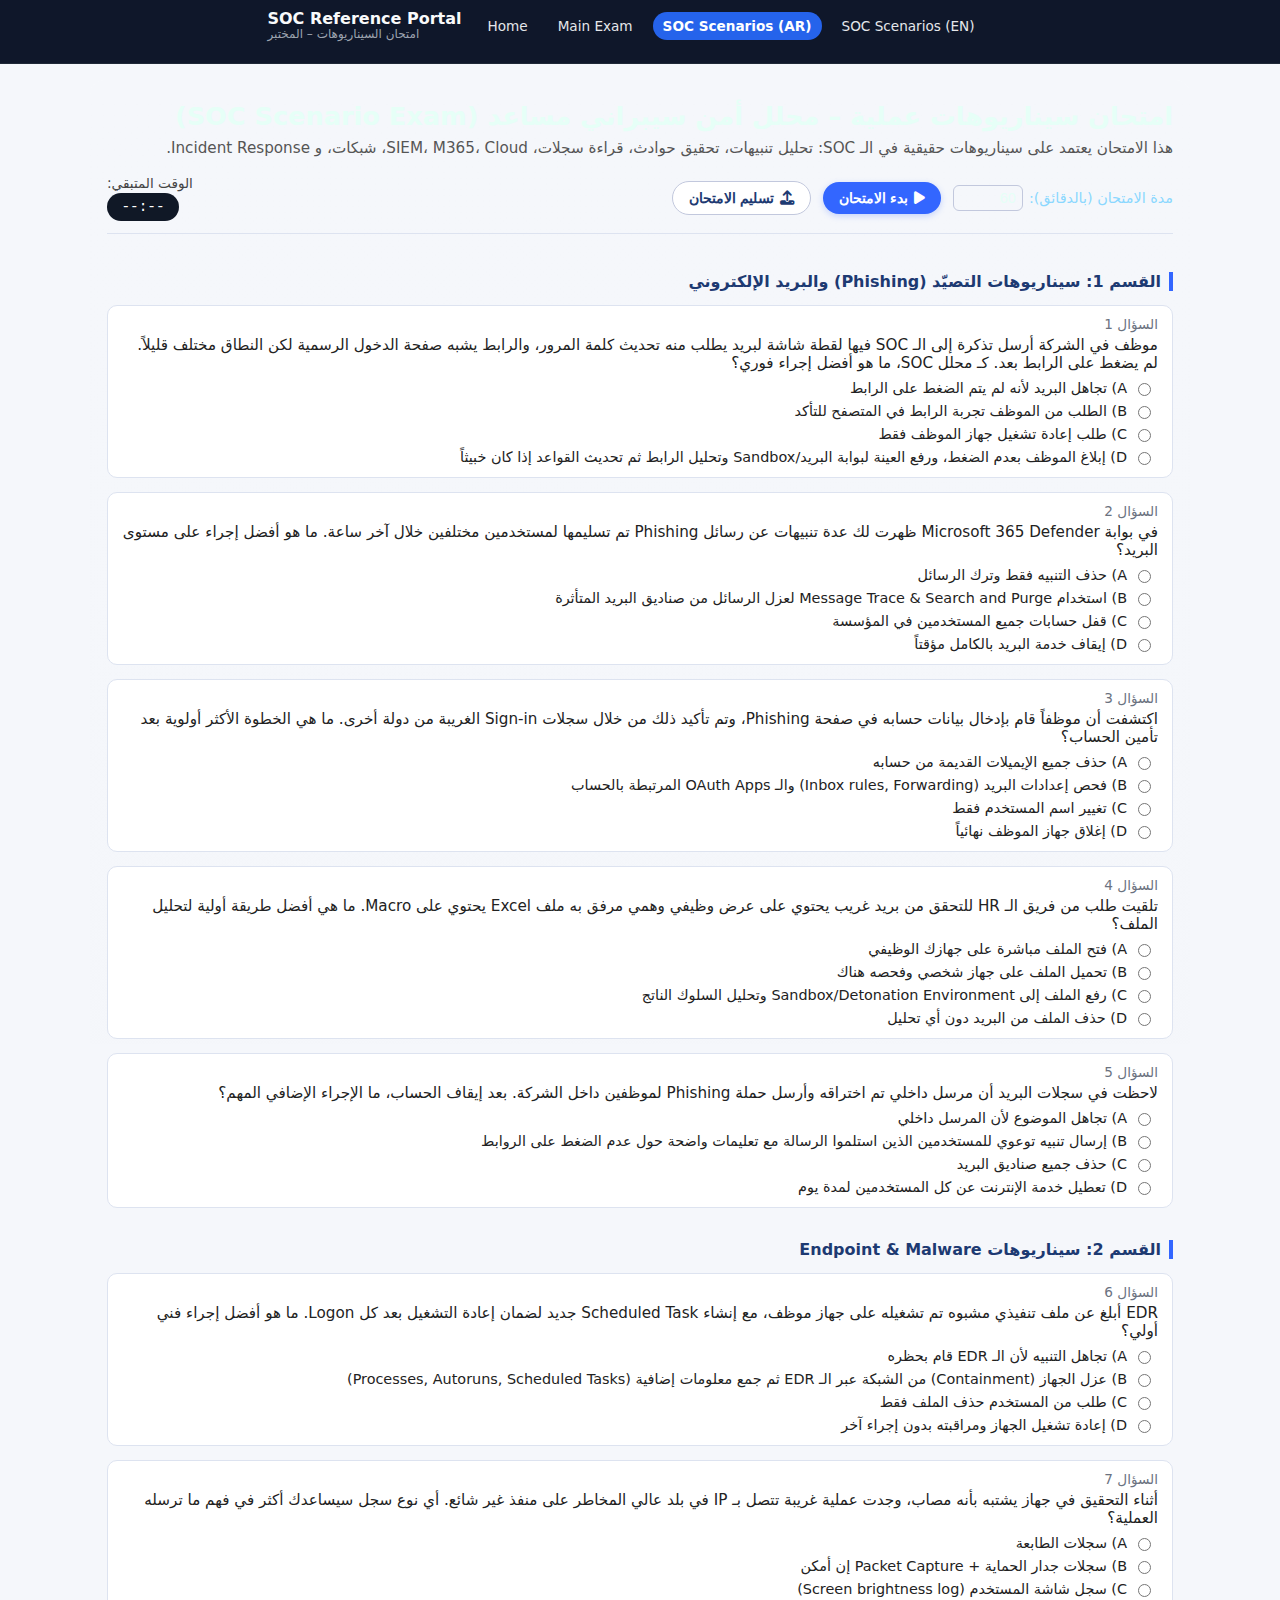
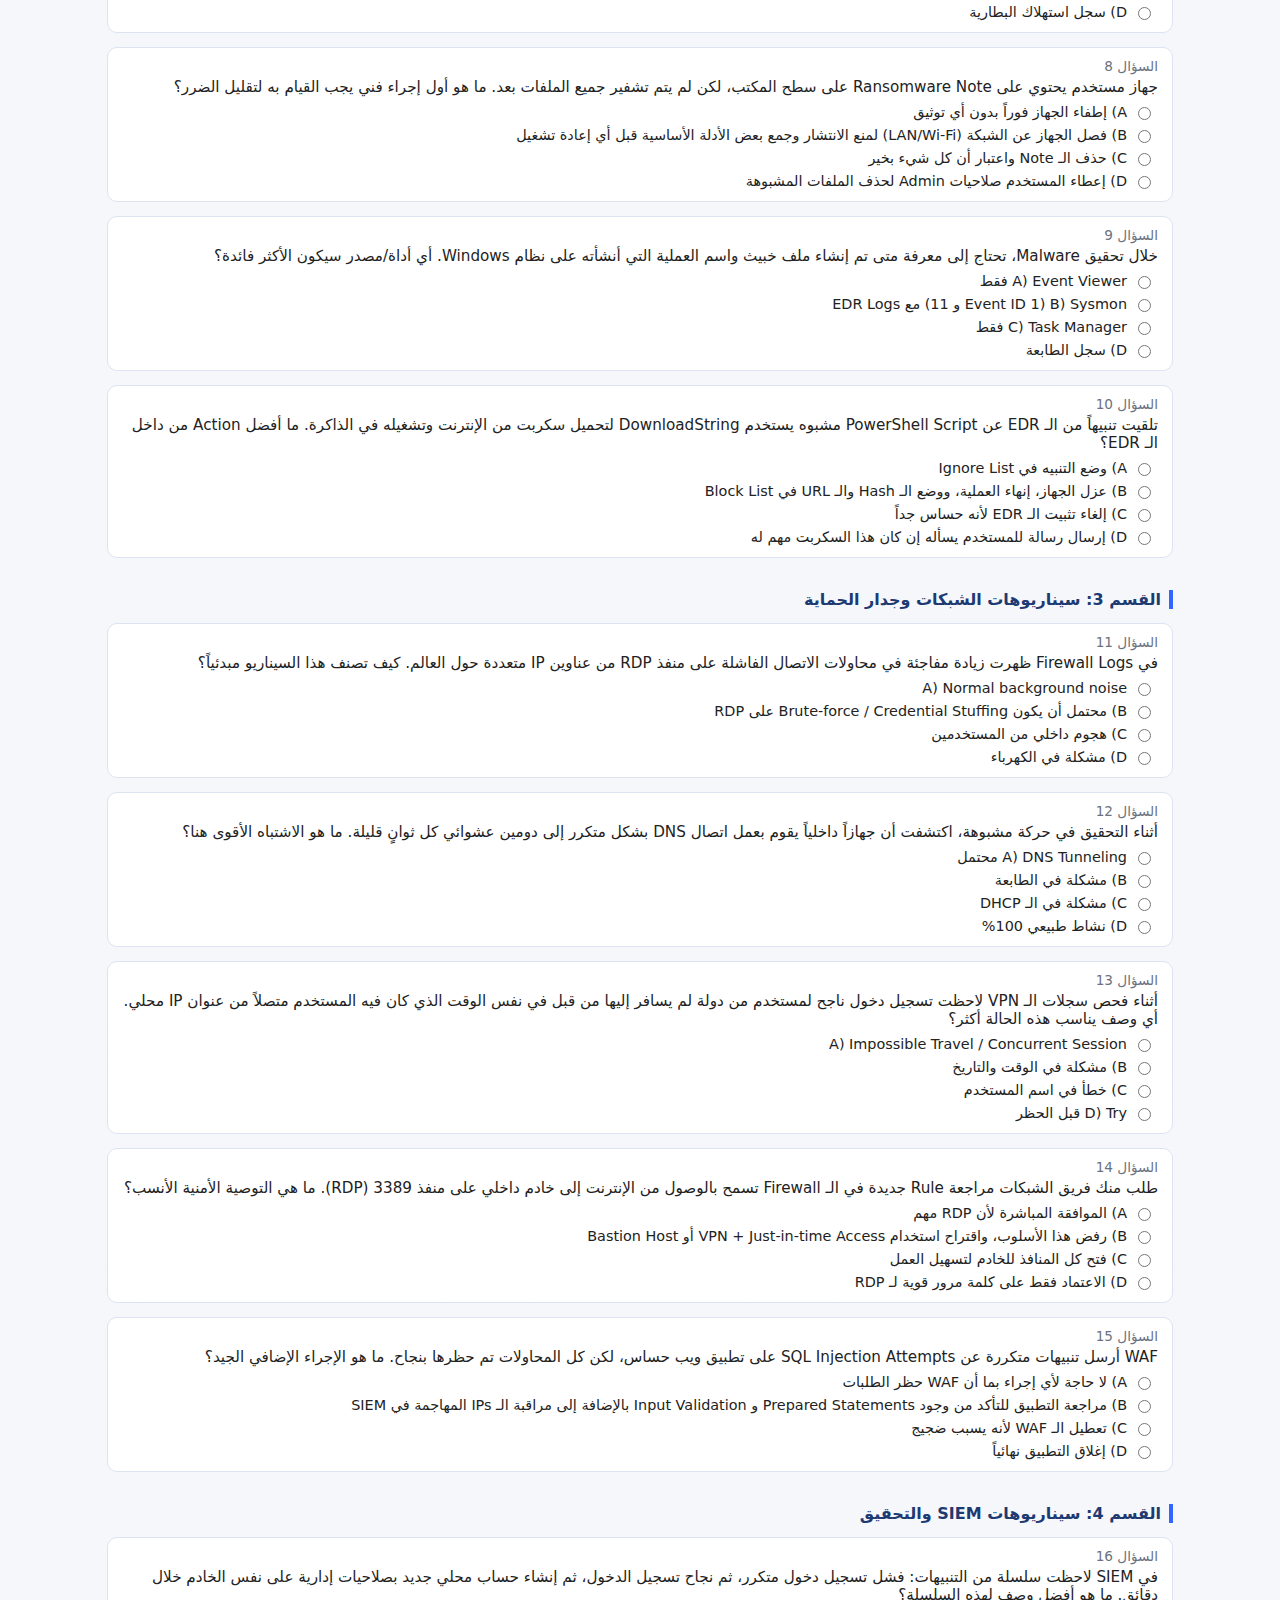
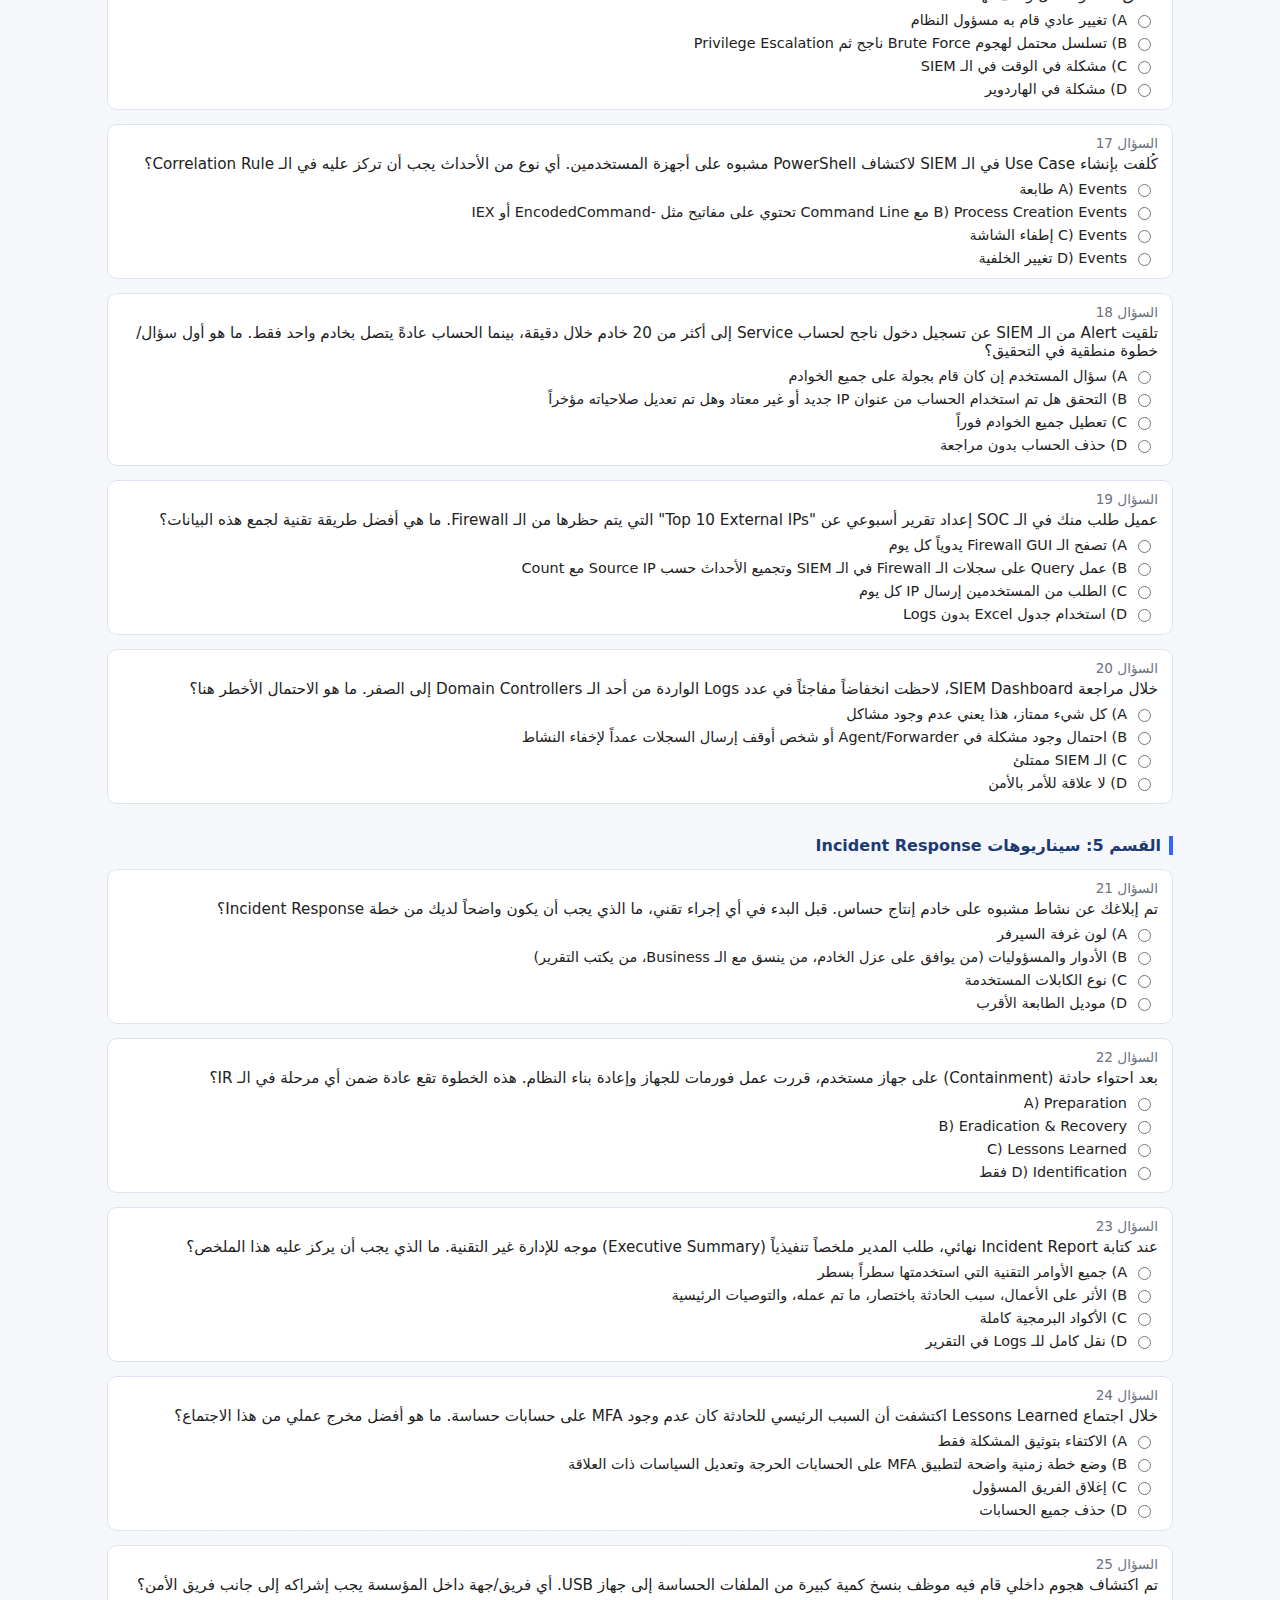
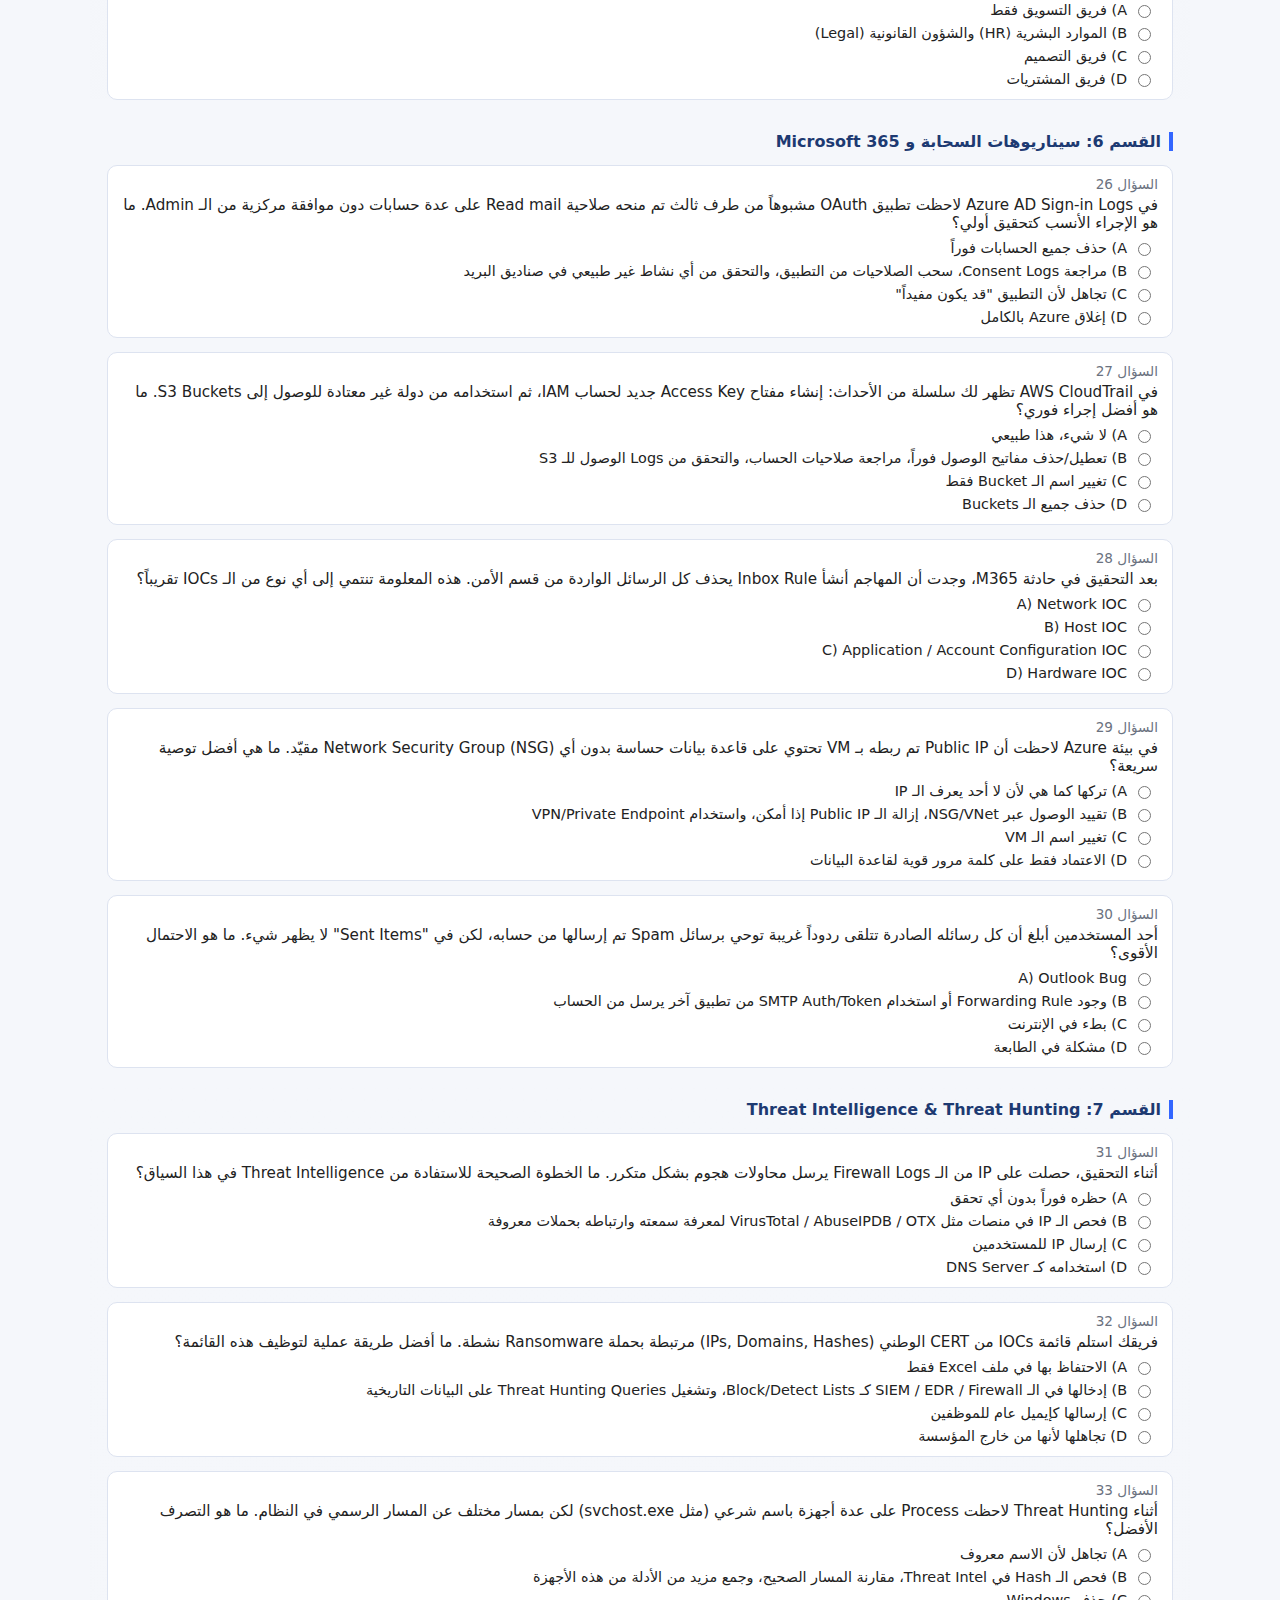
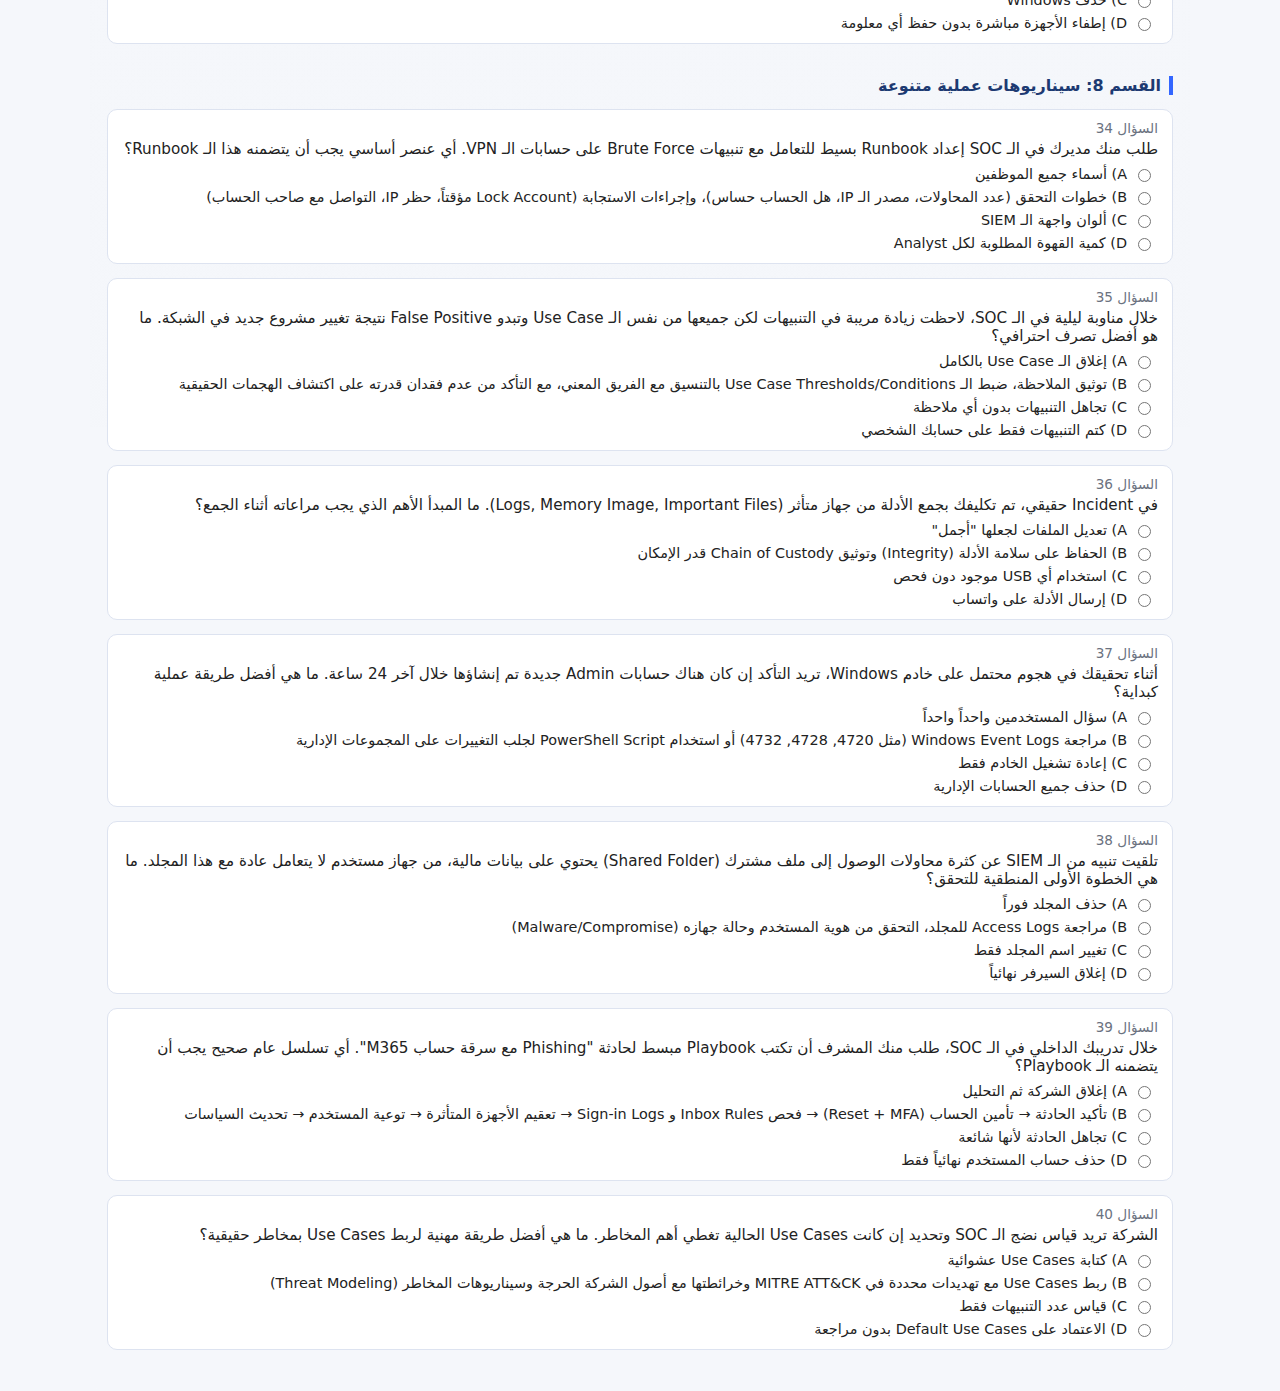
<file: SOC/soc_scenarios_exam.html>
<!DOCTYPE html>
<html lang="ar" dir="rtl">
<head>
  <meta charset="UTF-8" />
  <title>امتحان سيناريوهات عملية – محلل أمن سيبراني مساعد</title>
  <!-- Google Fonts & Font Awesome for consistent portal styling -->
  <link href="https://fonts.googleapis.com/css2?family=Inter:wght@300;400;600;700;800&family=Poppins:wght@400;600;700&display=swap" rel="stylesheet">
  <link rel="stylesheet" href="https://cdnjs.cloudflare.com/ajax/libs/font-awesome/6.5.0/css/all.min.css">

  <style>
    /* Unified SOC Portal style variables + RTL support */
    :root{
      --bg: #0f1720; --panel:#0b1220; --muted:#9aa5b1; --text:#e7eef6; --accent:#31c5be; --accent-2:#4da6ff; --card: rgba(255,255,255,0.02);
      --radius:12px; --maxw:1100px; --gap:12px;
    }
    body.theme-light{ --bg:#f4f7fb; --panel:#ffffff; --muted:#475569; --text:#0f1720; --accent:#0b7285; --accent-2:#2563eb; }
    body.theme-amoled{ --bg:#000; --panel:#040404; --muted:#8ad7ff; --text:#e6fff7; --accent:#00f5d4; --accent-2:#66fcff; }
    body.theme-hc{ --bg:#000; --panel:#fff100; --muted:#000; --text:#000; --accent:#000; --accent-2:#fff; }

    *{box-sizing:border-box}
    html,body{height:100%;}
    body{margin:0; font-family:Inter, Poppins, system-ui, -apple-system, 'Segoe UI', Roboto; background:var(--bg); color:var(--text); transition:background .25s ease, color .25s ease;}

    /* Top navigation (harmonized) */
    .top-nav{background:linear-gradient(180deg, rgba(255,255,255,0.02), rgba(255,255,255,0.00)); border-bottom:1px solid rgba(255,255,255,0.04);}
    .nav-container{max-width:var(--maxw); margin:0 auto; padding:14px 16px; display:flex; align-items:center; gap:16px}
    .nav-logo{display:flex; gap:8px; align-items:center}
    .nav-logo .logo{height:44px; width:44px; border-radius:10px; background:linear-gradient(135deg,var(--accent),var(--accent-2)); display:flex; align-items:center; justify-content:center; color:#021019; font-weight:700}
    .nav-logo-title{font-weight:700; font-size:15px}
    .nav-logo-sub{font-size:11px; color:var(--muted)}

    .nav-links{margin-left:auto; display:flex; align-items:center; gap:10px}
    .nav-link{font-size:14px; color:var(--muted); text-decoration:none; padding:8px 10px; border-radius:999px; transition:background .12s ease, color .12s ease}
    .nav-link.active{background:linear-gradient(90deg,var(--accent),var(--accent-2)); color:#021019; font-weight:700}

    .nav-toggle{display:none; background:transparent; border:1px solid rgba(255,255,255,0.04); color:var(--muted); padding:6px 10px; border-radius:999px}

    /* Page container */
    .page{max-width:var(--maxw); margin:18px auto; padding:18px; background:linear-gradient(180deg, rgba(255,255,255,0.02), rgba(255,255,255,0.005)); border-radius:14px; border:1px solid rgba(255,255,255,0.03)}

    header{display:flex; flex-direction:column; gap:8px; margin-bottom:12px; padding-bottom:12px}
    header h1{margin:0; font-size:1.2rem; color:var(--text);}
    header p{margin:0; color:var(--muted)}

    .exam-controls{display:flex; flex-wrap:wrap; align-items:center; gap:12px; margin-top:10px}
    .field-group{display:flex; align-items:center; gap:6px; font-size:0.95rem; color:var(--muted)}
    .field-group input[type="number"]{width:90px; padding:6px; border-radius:8px; border:1px solid rgba(255,255,255,0.06); background:transparent; color:var(--text)}

    .btn{border:none; border-radius:999px; padding:8px 14px; font-size:0.95rem; cursor:pointer; font-weight:600; display:inline-flex; align-items:center; gap:8px}
    .btn-primary{background:linear-gradient(90deg,var(--accent),var(--accent-2)); color:#021019;}
    .btn-secondary{background:transparent; color:var(--text); border:1px solid rgba(255,255,255,0.06)}

    .timer-badge{padding:6px 10px; border-radius:999px; background:rgba(255,255,255,0.04); color:var(--text); font-family:ui-monospace, SFMono-Regular, Menlo, Monaco, monospace}

    .section-title{margin-top:18px; font-weight:700; color:var(--text); border-right:4px solid var(--accent); padding-right:8px; font-size:1rem}
    .question{background:linear-gradient(180deg, rgba(255,255,255,0.01), rgba(255,255,255,0.00)); border-radius:10px; padding:12px; border:1px solid rgba(255,255,255,0.03)}

    .q-header{font-size:0.9rem; color:var(--muted); display:flex; justify-content:space-between; align-items:center; margin-bottom:6px}
    .q-body p{margin:4px 0 8px; font-size:1rem; font-weight:600}
    .options{display:flex; flex-direction:column; gap:6px; font-size:0.97rem}
    .options label{display:flex; align-items:center; gap:8px; cursor:pointer; padding:6px; border-radius:8px; transition:background .08s ease}
    .options label:hover{background:rgba(255,255,255,0.02)}
    .options input[type="radio"]{accent-color:var(--accent)}

    .question.correct{border-color:#16a34a; background:rgba(22,163,74,0.06)}
    .question.incorrect{border-color:#dc2626; background:rgba(220,38,38,0.04)}

    .result-box{margin-top:14px; padding:12px; border-radius:10px; border:1px solid rgba(255,255,255,0.05); background:linear-gradient(180deg, rgba(255,255,255,0.02), rgba(255,255,255,0.01)); color:var(--muted)}

    /* mobile */
    @media(max-width:700px){ .nav-links{display:none; width:100%; flex-direction:column; align-items:stretch; gap:6px} .nav-links.show{display:flex} .nav-toggle{display:inline-flex} .page{margin:10px} }

    /* small changes to legacy classes (preserve existing selectors) */
    .timer-label{font-size:0.85rem; color:var(--muted)}

    body {
      margin: 0;
      font-family: system-ui, -apple-system, BlinkMacSystemFont, "Segoe UI", sans-serif;
      background: #f5f7fb;
      color: #222;
    }
    .page {
      max-width: 1100px;
      margin: 0 auto;
      padding: 20px 16px 40px;
    }
    header {
      display: flex;
      flex-direction: column;
      gap: 8px;
      margin-bottom: 16px;
      border-bottom: 1px solid #dde3f0;
      padding-bottom: 12px;
    }
    header h1 {
      margin: 0;
      font-size: 1.6rem;
    }
    header p {
      margin: 0;
      font-size: 0.95rem;
      color: #555;
    }
    .exam-controls {
      display: flex;
      flex-wrap: wrap;
      align-items: center;
      gap: 12px;
      margin-top: 10px;
    }
    .field-group {
      display: flex;
      align-items: center;
      gap: 6px;
      font-size: 0.9rem;
    }
    .field-group input[type="number"] {
      width: 70px;
      padding: 4px 6px;
      border-radius: 6px;
      border: 1px solid #c2c8dd;
      font-size: 0.9rem;
    }
    .btn {
      border: none;
      border-radius: 999px;
      padding: 8px 16px;
      font-size: 0.9rem;
      cursor: pointer;
      font-weight: 600;
      display: inline-flex;
      align-items: center;
      gap: 6px;
      transition: transform 0.1s ease, box-shadow 0.1s ease, background 0.15s ease;
    }
    .btn-primary {
      background: #3366ff;
      color: #fff;
      box-shadow: 0 2px 6px rgba(51, 102, 255, 0.25);
    }
    .btn-primary:disabled {
      background: #9bb0ff;
      cursor: not-allowed;
      box-shadow: none;
    }
    .btn-secondary {
      background: #ffffff;
      color: #1d3a72;
      border: 1px solid #c2c8dd;
    }
    .btn:hover:not(:disabled) {
      transform: translateY(-1px);
      box-shadow: 0 3px 8px rgba(15, 35, 75, 0.18);
    }
    .timer-badge {
      padding: 6px 10px;
      border-radius: 999px;
      background: #101826;
      color: #fff;
      font-family: "JetBrains Mono", ui-monospace, SFMono-Regular, Menlo, Monaco, Consolas, "Liberation Mono", "Courier New", monospace;
      font-size: 0.9rem;
      min-width: 72px;
      text-align: center;
    }
    .timer-label {
      font-size: 0.85rem;
      color: #444;
    }
    .questions-wrapper {
      margin-top: 20px;
      display: flex;
      flex-direction: column;
      gap: 14px;
    }
    .section-title {
      margin-top: 18px;
      font-weight: 700;
      color: #1d3a72;
      border-right: 4px solid #3366ff;
      padding-right: 8px;
      font-size: 1rem;
    }
    .question {
      background: #ffffff;
      border-radius: 10px;
      padding: 10px 14px;
      border: 1px solid #dde3f0;
      transition: background 0.15s ease, border-color 0.15s ease;
    }
    .q-header {
      font-size: 0.85rem;
      color: #6b7280;
      display: flex;
      justify-content: space-between;
      align-items: center;
      margin-bottom: 4px;
    }
    .q-body p {
      margin: 4px 0 6px;
      font-size: 0.95rem;
      font-weight: 500;
    }
    .options {
      display: flex;
      flex-direction: column;
      gap: 3px;
      font-size: 0.9rem;
    }
    .options label {
      display: flex;
      align-items: center;
      gap: 6px;
      cursor: pointer;
      padding: 2px 4px;
      border-radius: 6px;
      transition: background 0.1s ease;
    }
    .options label:hover {
      background: #f3f4ff;
    }
    .options input[type="radio"] {
      accent-color: #3366ff;
    }
    .question.correct {
      border-color: #16a34a;
      background: #ecfdf3;
    }
    .question.incorrect {
      border-color: #dc2626;
      background: #fef2f2;
    }
    .question.unanswered {
      border-color: #f97316;
      background: #fff7ed;
    }
    .result-box {
      margin-top: 20px;
      padding: 12px 14px;
      border-radius: 10px;
      border: 1px solid #cbd5f5;
      background: #eef2ff;
      font-size: 0.9rem;
    }
    .result-box strong {
      font-size: 1rem;
    }
    .result-line {
      margin-top: 4px;
    }
    .note {
      margin-top: 6px;
      font-size: 0.8rem;
      color: #555;
    }
    @media (max-width: 600px) {
      .exam-controls {
        align-items: flex-start;
      }
      header h1 {
        font-size: 1.35rem;
      }
    }
    /* ===== Top Navigation Bar ===== */
.top-nav { background: #0f172a; color: #f9fafb; border-bottom: 1px solid #1f2937; height:64px; }
.nav-container { max-width: 1100px; margin: 0 auto; padding: 8px 16px; display: flex; align-items: center; gap: 16px; height:100%; direction: ltr; }

.nav-logo {
  display: flex;
  flex-direction: column;
  line-height: 1.1;
}

.nav-logo-title {
  font-weight: 700;
  font-size: 1rem;
}

.nav-logo-sub {
  font-size: 0.75rem;
  color: #9ca3af;
}

.nav-links {
  margin-left: auto;
  display: flex;
  align-items: center;
  gap: 10px;
}

.nav-link {
  font-size: 0.85rem;
  color: #e5e7eb;
  text-decoration: none;
  padding: 6px 10px;
  border-radius: 999px;
  transition: background 0.15s ease, color 0.15s ease, transform 0.08s ease;
}

.nav-link:hover {
  background: #1f2937;
  transform: translateY(-1px);
}

.nav-link.active {
  background: #2563eb;
  color: #ffffff;
}

/* زر القائمة للموبايل */
.nav-toggle {
  display: none;
  margin-left: auto;
  background: transparent;
  border: 1px solid #4b5563;
  border-radius: 999px;
  color: #e5e7eb;
  font-size: 1.1rem;
  padding: 4px 10px;
  cursor: pointer;
}

/* موبايل */
@media (max-width: 700px) {
  .nav-container {
    flex-wrap: wrap;
  }
  .nav-links {
    width: 100%;
    margin-left: 0;
    margin-top: 8px;
    flex-direction: column;
    align-items: flex-start;
    display: none;          /* مخفي افتراضياً */
  }
  .nav-links.show {
    display: flex;          /* يظهر لما نضغط الزر */
  }
  .nav-toggle {
    display: inline-flex;
  }
}

  </style>
</head>
<body class="theme-amoled">
   <!-- Top Navigation Bar -->
  <header class="top-nav">
    <div class="nav-container">
      <div class="nav-logo" style="display:flex;align-items:center;gap:10px">
        <div style="display:flex;flex-direction:column">
          <span class="nav-logo-title">SOC Reference Portal</span>
          <span class="nav-logo-sub">امتحان السيناريوهات – المختبر</span>
        </div>
      </div>
      <nav class="nav-links">
        <!-- عدّل الروابط حسب أسماء ملفاتك -->
        <a href="index.html" class="nav-link">Home</a>
        <a href="exam.html" class="nav-link">Main Exam</a>
        <a href="soc_scenarios_exam.html" class="nav-link active">SOC Scenarios (AR)</a>
        <a href="soc_scenarios_exam En.html" class="nav-link">SOC Scenarios (EN)</a>
        
      </nav>
      <!-- زر القائمة للموبايل -->
      <div style="display:flex;align-items:center;gap:8px;margin-left:12px">
        <!-- AMOLED-only: removed theme selector -->
        <button class="nav-toggle" id="navToggle" aria-label="Toggle navigation"><i class="fa-solid fa-bars"></i></button>
      </div>
    </div>
  </header>
  <div class="page">
    <header>
      <h1>امتحان سيناريوهات عملية – محلل أمن سيبراني مساعد (SOC Scenario Exam)</h1>
      <p>
        هذا الامتحان يعتمد على سيناريوهات حقيقية في الـ SOC: تحليل تنبيهات، تحقيق حوادث، قراءة سجلات، SIEM، M365، Cloud، شبكات، و Incident Response.
      </p>
      <div class="exam-controls">
        <div class="field-group">
          <span>مدة الامتحان (بالدقائق):</span>
          <input type="number" id="durationInput" value="60" min="10" max="180" />
        </div>
        <button id="startBtn" class="btn btn-primary"><i class="fa-solid fa-play"></i> بدء الامتحان</button>
        <button id="submitBtn" class="btn btn-secondary" disabled><i class="fa-solid fa-upload"></i> تسليم الامتحان</button>
        <div style="display:flex;flex-direction:column;gap:2px;margin-right:auto;align-items:flex-end;">
          <span class="timer-label">الوقت المتبقي:</span>
          <span id="timer" class="timer-badge">--:--</span>
        </div>
      </div>
    </header>

    <div id="result" class="result-box" style="display:none;"></div>

    <div class="questions-wrapper">

      <!-- SECTION 1: Phishing & Email Scenarios -->
      <div class="section-title">القسم 1: سيناريوهات التصيّد (Phishing) والبريد الإلكتروني</div>

      <div class="question" data-q="1">
        <div class="q-header"><span>السؤال 1</span></div>
        <div class="q-body">
          <p>
            موظف في الشركة أرسل تذكرة إلى الـ SOC فيها لقطة شاشة لبريد يطلب منه تحديث كلمة المرور،
            والرابط يشبه صفحة الدخول الرسمية لكن النطاق مختلف قليلاً. لم يضغط على الرابط بعد.
            كـ محلل SOC، ما هو أفضل إجراء فوري؟
          </p>
          <div class="options">
            <label><input type="radio" name="q1" value="A"> A) تجاهل البريد لأنه لم يتم الضغط على الرابط</label>
            <label><input type="radio" name="q1" value="B"> B) الطلب من الموظف تجربة الرابط في المتصفح للتأكد</label>
            <label><input type="radio" name="q1" value="C"> C) طلب إعادة تشغيل جهاز الموظف فقط</label>
            <label><input type="radio" name="q1" value="D"> D) إبلاغ الموظف بعدم الضغط، ورفع العينة لبوابة البريد/Sandbox وتحليل الرابط ثم تحديث القواعد إذا كان خبيثاً</label>
          </div>
        </div>
      </div>

      <div class="question" data-q="2">
        <div class="q-header"><span>السؤال 2</span></div>
        <div class="q-body">
          <p>
            في بوابة Microsoft 365 Defender ظهرت لك عدة تنبيهات عن رسائل Phishing تم تسليمها لمستخدمين
            مختلفين خلال آخر ساعة. ما هو أفضل إجراء على مستوى البريد؟
          </p>
          <div class="options">
            <label><input type="radio" name="q2" value="A"> A) حذف التنبيه فقط وترك الرسائل</label>
            <label><input type="radio" name="q2" value="B"> B) استخدام Message Trace & Search and Purge لعزل الرسائل من صناديق البريد المتأثرة</label>
            <label><input type="radio" name="q2" value="C"> C) قفل حسابات جميع المستخدمين في المؤسسة</label>
            <label><input type="radio" name="q2" value="D"> D) إيقاف خدمة البريد بالكامل مؤقتاً</label>
          </div>
        </div>
      </div>

      <div class="question" data-q="3">
        <div class="q-header"><span>السؤال 3</span></div>
        <div class="q-body">
          <p>
            اكتشفت أن موظفاً قام بإدخال بيانات حسابه في صفحة Phishing، وتم تأكيد ذلك من خلال سجلات Sign-in الغريبة من دولة أخرى.
            ما هي الخطوة الأكثر أولوية بعد تأمين الحساب؟
          </p>
          <div class="options">
            <label><input type="radio" name="q3" value="A"> A) حذف جميع الإيميلات القديمة من حسابه</label>
            <label><input type="radio" name="q3" value="B"> B) فحص إعدادات البريد (Inbox rules, Forwarding) والـ OAuth Apps المرتبطة بالحساب</label>
            <label><input type="radio" name="q3" value="C"> C) تغيير اسم المستخدم فقط</label>
            <label><input type="radio" name="q3" value="D"> D) إغلاق جهاز الموظف نهائياً</label>
          </div>
        </div>
      </div>

      <div class="question" data-q="4">
        <div class="q-header"><span>السؤال 4</span></div>
        <div class="q-body">
          <p>
            تلقيت طلب من فريق الـ HR للتحقق من بريد غريب يحتوي على عرض وظيفي وهمي مرفق به ملف Excel يحتوي على Macro.
            ما هي أفضل طريقة أولية لتحليل الملف؟
          </p>
          <div class="options">
            <label><input type="radio" name="q4" value="A"> A) فتح الملف مباشرة على جهازك الوظيفي</label>
            <label><input type="radio" name="q4" value="B"> B) تحميل الملف على جهاز شخصي وفحصه هناك</label>
            <label><input type="radio" name="q4" value="C"> C) رفع الملف إلى Sandbox/Detonation Environment وتحليل السلوك الناتج</label>
            <label><input type="radio" name="q4" value="D"> D) حذف الملف من البريد دون أي تحليل</label>
          </div>
        </div>
      </div>

      <div class="question" data-q="5">
        <div class="q-header"><span>السؤال 5</span></div>
        <div class="q-body">
          <p>
            لاحظت في سجلات البريد أن مرسل داخلي تم اختراقه وأرسل حملة Phishing لموظفين داخل الشركة.
            بعد إيقاف الحساب، ما الإجراء الإضافي المهم؟
          </p>
          <div class="options">
            <label><input type="radio" name="q5" value="A"> A) تجاهل الموضوع لأن المرسل داخلي</label>
            <label><input type="radio" name="q5" value="B"> B) إرسال تنبيه توعوي للمستخدمين الذين استلموا الرسالة مع تعليمات واضحة حول عدم الضغط على الروابط</label>
            <label><input type="radio" name="q5" value="C"> C) حذف جميع صناديق البريد</label>
            <label><input type="radio" name="q5" value="D"> D) تعطيل خدمة الإنترنت عن كل المستخدمين لمدة يوم</label>
          </div>
        </div>
      </div>

      <!-- SECTION 2: Endpoint & Malware -->
      <div class="section-title">القسم 2: سيناريوهات Endpoint & Malware</div>

      <div class="question" data-q="6">
        <div class="q-header"><span>السؤال 6</span></div>
        <div class="q-body">
          <p>
            EDR أبلغ عن ملف تنفيذي مشبوه تم تشغيله على جهاز موظف، مع إنشاء Scheduled Task جديد لضمان إعادة التشغيل بعد كل Logon.
            ما هو أفضل إجراء فني أولي؟
          </p>
          <div class="options">
            <label><input type="radio" name="q6" value="A"> A) تجاهل التنبيه لأن الـ EDR قام بحظره</label>
            <label><input type="radio" name="q6" value="B"> B) عزل الجهاز (Containment) من الشبكة عبر الـ EDR ثم جمع معلومات إضافية (Processes, Autoruns, Scheduled Tasks)</label>
            <label><input type="radio" name="q6" value="C"> C) طلب من المستخدم حذف الملف فقط</label>
            <label><input type="radio" name="q6" value="D"> D) إعادة تشغيل الجهاز ومراقبته بدون إجراء آخر</label>
          </div>
        </div>
      </div>

      <div class="question" data-q="7">
        <div class="q-header"><span>السؤال 7</span></div>
        <div class="q-body">
          <p>
            أثناء التحقيق في جهاز يشتبه بأنه مصاب، وجدت عملية غريبة تتصل بـ IP في بلد عالي المخاطر على منفذ غير شائع.
            أي نوع سجل سيساعدك أكثر في فهم ما ترسله العملية؟
          </p>
          <div class="options">
            <label><input type="radio" name="q7" value="A"> A) سجلات الطابعة</label>
            <label><input type="radio" name="q7" value="B"> B) سجلات جدار الحماية + Packet Capture إن أمكن</label>
            <label><input type="radio" name="q7" value="C"> C) سجل شاشة المستخدم (Screen brightness log)</label>
            <label><input type="radio" name="q7" value="D"> D) سجل استهلاك البطارية</label>
          </div>
        </div>
      </div>

      <div class="question" data-q="8">
        <div class="q-header"><span>السؤال 8</span></div>
        <div class="q-body">
          <p>
            جهاز مستخدم يحتوي على Ransomware Note على سطح المكتب، لكن لم يتم تشفير جميع الملفات بعد.
            ما هو أول إجراء فني يجب القيام به لتقليل الضرر؟
          </p>
          <div class="options">
            <label><input type="radio" name="q8" value="A"> A) إطفاء الجهاز فوراً بدون أي توثيق</label>
            <label><input type="radio" name="q8" value="B"> B) فصل الجهاز عن الشبكة (LAN/Wi-Fi) لمنع الانتشار وجمع بعض الأدلة الأساسية قبل أي إعادة تشغيل</label>
            <label><input type="radio" name="q8" value="C"> C) حذف الـ Note واعتبار أن كل شيء بخير</label>
            <label><input type="radio" name="q8" value="D"> D) إعطاء المستخدم صلاحيات Admin لحذف الملفات المشبوهة</label>
          </div>
        </div>
      </div>

      <div class="question" data-q="9">
        <div class="q-header"><span>السؤال 9</span></div>
        <div class="q-body">
          <p>
            خلال تحقيق Malware، تحتاج إلى معرفة متى تم إنشاء ملف خبيث واسم العملية التي أنشأته على نظام Windows.
            أي أداة/مصدر سيكون الأكثر فائدة؟
          </p>
          <div class="options">
            <label><input type="radio" name="q9" value="A"> A) Event Viewer فقط</label>
            <label><input type="radio" name="q9" value="B"> B) Sysmon (Event ID 1 و 11) مع EDR Logs</label>
            <label><input type="radio" name="q9" value="C"> C) Task Manager فقط</label>
            <label><input type="radio" name="q9" value="D"> D) سجل الطابعة</label>
          </div>
        </div>
      </div>

      <div class="question" data-q="10">
        <div class="q-header"><span>السؤال 10</span></div>
        <div class="q-body">
          <p>
            تلقيت تنبيهاً من الـ EDR عن PowerShell Script مشبوه يستخدم DownloadString لتحميل سكربت من الإنترنت وتشغيله في الذاكرة.
            ما أفضل Action من داخل الـ EDR؟
          </p>
          <div class="options">
            <label><input type="radio" name="q10" value="A"> A) وضع التنبيه في Ignore List</label>
            <label><input type="radio" name="q10" value="B"> B) عزل الجهاز، إنهاء العملية، ووضع الـ Hash والـ URL في Block List</label>
            <label><input type="radio" name="q10" value="C"> C) إلغاء تثبيت الـ EDR لأنه حساس جداً</label>
            <label><input type="radio" name="q10" value="D"> D) إرسال رسالة للمستخدم يسأله إن كان هذا السكربت مهم له</label>
          </div>
        </div>
      </div>

      <!-- SECTION 3: Network & Firewall -->
      <div class="section-title">القسم 3: سيناريوهات الشبكات وجدار الحماية</div>

      <div class="question" data-q="11">
        <div class="q-header"><span>السؤال 11</span></div>
        <div class="q-body">
          <p>
            في Firewall Logs ظهرت زيادة مفاجئة في محاولات الاتصال الفاشلة على منفذ RDP من عناوين IP متعددة حول العالم.
            كيف تصنف هذا السيناريو مبدئياً؟
          </p>
          <div class="options">
            <label><input type="radio" name="q11" value="A"> A) Normal background noise</label>
            <label><input type="radio" name="q11" value="B"> B) محتمل أن يكون Brute-force / Credential Stuffing على RDP</label>
            <label><input type="radio" name="q11" value="C"> C) هجوم داخلي من المستخدمين</label>
            <label><input type="radio" name="q11" value="D"> D) مشكلة في الكهرباء</label>
          </div>
        </div>
      </div>

      <div class="question" data-q="12">
        <div class="q-header"><span>السؤال 12</span></div>
        <div class="q-body">
          <p>
            أثناء التحقيق في حركة مشبوهة، اكتشفت أن جهازاً داخلياً يقوم بعمل اتصال DNS بشكل متكرر إلى دومين عشوائي كل ثوانٍ قليلة.
            ما هو الاشتباه الأقوى هنا؟
          </p>
          <div class="options">
            <label><input type="radio" name="q12" value="A"> A) DNS Tunneling محتمل</label>
            <label><input type="radio" name="q12" value="B"> B) مشكلة في الطابعة</label>
            <label><input type="radio" name="q12" value="C"> C) مشكلة في الـ DHCP</label>
            <label><input type="radio" name="q12" value="D"> D) نشاط طبيعي 100%</label>
          </div>
        </div>
      </div>

      <div class="question" data-q="13">
        <div class="q-header"><span>السؤال 13</span></div>
        <div class="q-body">
          <p>
            أثناء فحص سجلات الـ VPN لاحظت تسجيل دخول ناجح لمستخدم من دولة لم يسافر إليها من قبل
            في نفس الوقت الذي كان فيه المستخدم متصلاً من عنوان IP محلي.
            أي وصف يناسب هذه الحالة أكثر؟
          </p>
          <div class="options">
            <label><input type="radio" name="q13" value="A"> A) Impossible Travel / Concurrent Session</label>
            <label><input type="radio" name="q13" value="B"> B) مشكلة في الوقت والتاريخ</label>
            <label><input type="radio" name="q13" value="C"> C) خطأ في اسم المستخدم</label>
            <label><input type="radio" name="q13" value="D"> D) Try قبل الحظر</label>
          </div>
        </div>
      </div>

      <div class="question" data-q="14">
        <div class="q-header"><span>السؤال 14</span></div>
        <div class="q-body">
          <p>
            طلب منك فريق الشبكات مراجعة Rule جديدة في الـ Firewall تسمح بالوصول من الإنترنت إلى
            خادم داخلي على منفذ 3389 (RDP). ما هي التوصية الأمنية الأنسب؟
          </p>
          <div class="options">
            <label><input type="radio" name="q14" value="A"> A) الموافقة المباشرة لأن RDP مهم</label>
            <label><input type="radio" name="q14" value="B"> B) رفض هذا الأسلوب، واقتراح استخدام VPN + Just-in-time Access أو Bastion Host</label>
            <label><input type="radio" name="q14" value="C"> C) فتح كل المنافذ للخادم لتسهيل العمل</label>
            <label><input type="radio" name="q14" value="D"> D) الاعتماد فقط على كلمة مرور قوية لـ RDP</label>
          </div>
        </div>
      </div>

      <div class="question" data-q="15">
        <div class="q-header"><span>السؤال 15</span></div>
        <div class="q-body">
          <p>
            WAF أرسل تنبيهات متكررة عن SQL Injection Attempts على تطبيق ويب حساس،
            لكن كل المحاولات تم حظرها بنجاح. ما هو الإجراء الإضافي الجيد؟
          </p>
          <div class="options">
            <label><input type="radio" name="q15" value="A"> A) لا حاجة لأي إجراء بما أن WAF حظر الطلبات</label>
            <label><input type="radio" name="q15" value="B"> B) مراجعة التطبيق للتأكد من وجود Prepared Statements و Input Validation بالإضافة إلى مراقبة الـ IPs المهاجمة في SIEM</label>
            <label><input type="radio" name="q15" value="C"> C) تعطيل الـ WAF لأنه يسبب ضجيج</label>
            <label><input type="radio" name="q15" value="D"> D) إغلاق التطبيق نهائياً</label>
          </div>
        </div>
      </div>

      <!-- SECTION 4: SIEM & Investigation -->
      <div class="section-title">القسم 4: سيناريوهات SIEM والتحقيق</div>

      <div class="question" data-q="16">
        <div class="q-header"><span>السؤال 16</span></div>
        <div class="q-body">
          <p>
            في SIEM لاحظت سلسلة من التنبيهات: فشل تسجيل دخول متكرر، ثم نجاح تسجيل الدخول، ثم إنشاء حساب محلي جديد بصلاحيات إدارية
            على نفس الخادم خلال دقائق. ما هو أفضل وصف لهذه السلسلة؟
          </p>
          <div class="options">
            <label><input type="radio" name="q16" value="A"> A) تغيير عادي قام به مسؤول النظام</label>
            <label><input type="radio" name="q16" value="B"> B) تسلسل محتمل لهجوم Brute Force ناجح ثم Privilege Escalation</label>
            <label><input type="radio" name="q16" value="C"> C) مشكلة في الوقت في الـ SIEM</label>
            <label><input type="radio" name="q16" value="D"> D) مشكلة في الهاردوير</label>
          </div>
        </div>
      </div>

      <div class="question" data-q="17">
        <div class="q-header"><span>السؤال 17</span></div>
        <div class="q-body">
          <p>
            كُلفت بإنشاء Use Case في الـ SIEM لاكتشاف PowerShell مشبوه على أجهزة المستخدمين.
            أي نوع من الأحداث يجب أن تركز عليه في الـ Correlation Rule؟
          </p>
          <div class="options">
            <label><input type="radio" name="q17" value="A"> A) Events طابعة</label>
            <label><input type="radio" name="q17" value="B"> B) Process Creation Events مع Command Line تحتوي على مفاتيح مثل -EncodedCommand أو IEX</label>
            <label><input type="radio" name="q17" value="C"> C) Events إطفاء الشاشة</label>
            <label><input type="radio" name="q17" value="D"> D) Events تغيير الخلفية</label>
          </div>
        </div>
      </div>

      <div class="question" data-q="18">
        <div class="q-header"><span>السؤال 18</span></div>
        <div class="q-body">
          <p>
            تلقيت Alert من الـ SIEM عن تسجيل دخول ناجح لحساب Service إلى أكثر من 20 خادم خلال دقيقة،
            بينما الحساب عادةً يتصل بخادم واحد فقط. ما هو أول سؤال/خطوة منطقية في التحقيق؟
          </p>
          <div class="options">
            <label><input type="radio" name="q18" value="A"> A) سؤال المستخدم إن كان قام بجولة على جميع الخوادم</label>
            <label><input type="radio" name="q18" value="B"> B) التحقق هل تم استخدام الحساب من عنوان IP جديد أو غير معتاد وهل تم تعديل صلاحياته مؤخراً</label>
            <label><input type="radio" name="q18" value="C"> C) تعطيل جميع الخوادم فوراً</label>
            <label><input type="radio" name="q18" value="D"> D) حذف الحساب بدون مراجعة</label>
          </div>
        </div>
      </div>

      <div class="question" data-q="19">
        <div class="q-header"><span>السؤال 19</span></div>
        <div class="q-body">
          <p>
            عميل طلب منك في الـ SOC إعداد تقرير أسبوعي عن "Top 10 External IPs" التي يتم حظرها من الـ Firewall.
            ما هي أفضل طريقة تقنية لجمع هذه البيانات؟
          </p>
          <div class="options">
            <label><input type="radio" name="q19" value="A"> A) تصفح الـ Firewall GUI يدوياً كل يوم</label>
            <label><input type="radio" name="q19" value="B"> B) عمل Query على سجلات الـ Firewall في الـ SIEM وتجميع الأحداث حسب Source IP مع Count</label>
            <label><input type="radio" name="q19" value="C"> C) الطلب من المستخدمين إرسال IP كل يوم</label>
            <label><input type="radio" name="q19" value="D"> D) استخدام جدول Excel بدون Logs</label>
          </div>
        </div>
      </div>

      <div class="question" data-q="20">
        <div class="q-header"><span>السؤال 20</span></div>
        <div class="q-body">
          <p>
            خلال مراجعة SIEM Dashboard، لاحظت انخفاضاً مفاجئاً في عدد Logs الواردة من أحد الـ Domain Controllers إلى الصفر.
            ما هو الاحتمال الأخطر هنا؟
          </p>
          <div class="options">
            <label><input type="radio" name="q20" value="A"> A) كل شيء ممتاز، هذا يعني عدم وجود مشاكل</label>
            <label><input type="radio" name="q20" value="B"> B) احتمال وجود مشكلة في Agent/Forwarder أو شخص أوقف إرسال السجلات عمداً لإخفاء النشاط</label>
            <label><input type="radio" name="q20" value="C"> C) الـ SIEM ممتلئ</label>
            <label><input type="radio" name="q20" value="D"> D) لا علاقة للأمر بالأمن</label>
          </div>
        </div>
      </div>

      <!-- SECTION 5: Incident Response Process -->
      <div class="section-title">القسم 5: سيناريوهات Incident Response</div>

      <div class="question" data-q="21">
        <div class="q-header"><span>السؤال 21</span></div>
        <div class="q-body">
          <p>
            تم إبلاغك عن نشاط مشبوه على خادم إنتاج حساس. قبل البدء في أي إجراء تقني،
            ما الذي يجب أن يكون واضحاً لديك من خطة Incident Response؟
          </p>
          <div class="options">
            <label><input type="radio" name="q21" value="A"> A) لون غرفة السيرفر</label>
            <label><input type="radio" name="q21" value="B"> B) الأدوار والمسؤوليات (من يوافق على عزل الخادم، من ينسق مع الـ Business، من يكتب التقرير)</label>
            <label><input type="radio" name="q21" value="C"> C) نوع الكابلات المستخدمة</label>
            <label><input type="radio" name="q21" value="D"> D) موديل الطابعة الأقرب</label>
          </div>
        </div>
      </div>

      <div class="question" data-q="22">
        <div class="q-header"><span>السؤال 22</span></div>
        <div class="q-body">
          <p>
            بعد احتواء حادثة (Containment) على جهاز مستخدم، قررت عمل فورمات للجهاز وإعادة بناء النظام.
            هذه الخطوة تقع عادة ضمن أي مرحلة في الـ IR؟
          </p>
          <div class="options">
            <label><input type="radio" name="q22" value="A"> A) Preparation</label>
            <label><input type="radio" name="q22" value="B"> B) Eradication & Recovery</label>
            <label><input type="radio" name="q22" value="C"> C) Lessons Learned</label>
            <label><input type="radio" name="q22" value="D"> D) Identification فقط</label>
          </div>
        </div>
      </div>

      <div class="question" data-q="23">
        <div class="q-header"><span>السؤال 23</span></div>
        <div class="q-body">
          <p>
            عند كتابة Incident Report نهائي، طلب المدير ملخصاً تنفيذياً (Executive Summary)
            موجه للإدارة غير التقنية. ما الذي يجب أن يركز عليه هذا الملخص؟
          </p>
          <div class="options">
            <label><input type="radio" name="q23" value="A"> A) جميع الأوامر التقنية التي استخدمتها سطراً بسطر</label>
            <label><input type="radio" name="q23" value="B"> B) الأثر على الأعمال، سبب الحادثة باختصار، ما تم عمله، والتوصيات الرئيسية</label>
            <label><input type="radio" name="q23" value="C"> C) الأكواد البرمجية كاملة</label>
            <label><input type="radio" name="q23" value="D"> D) نقل كامل للـ Logs في التقرير</label>
          </div>
        </div>
      </div>

      <div class="question" data-q="24">
        <div class="q-header"><span>السؤال 24</span></div>
        <div class="q-body">
          <p>
            خلال اجتماع Lessons Learned اكتشفت أن السبب الرئيسي للحادثة كان عدم وجود MFA على حسابات حساسة.
            ما هو أفضل مخرج عملي من هذا الاجتماع؟
          </p>
          <div class="options">
            <label><input type="radio" name="q24" value="A"> A) الاكتفاء بتوثيق المشكلة فقط</label>
            <label><input type="radio" name="q24" value="B"> B) وضع خطة زمنية واضحة لتطبيق MFA على الحسابات الحرجة وتعديل السياسات ذات العلاقة</label>
            <label><input type="radio" name="q24" value="C"> C) إغلاق الفريق المسؤول</label>
            <label><input type="radio" name="q24" value="D"> D) حذف جميع الحسابات</label>
          </div>
        </div>
      </div>

      <div class="question" data-q="25">
        <div class="q-header"><span>السؤال 25</span></div>
        <div class="q-body">
          <p>
            تم اكتشاف هجوم داخلي قام فيه موظف بنسخ كمية كبيرة من الملفات الحساسة إلى جهاز USB.
            أي فريق/جهة داخل المؤسسة يجب إشراكه إلى جانب فريق الأمن؟ 
          </p>
          <div class="options">
            <label><input type="radio" name="q25" value="A"> A) فريق التسويق فقط</label>
            <label><input type="radio" name="q25" value="B"> B) الموارد البشرية (HR) والشؤون القانونية (Legal)</label>
            <label><input type="radio" name="q25" value="C"> C) فريق التصميم</label>
            <label><input type="radio" name="q25" value="D"> D) فريق المشتريات</label>
          </div>
        </div>
      </div>

      <!-- SECTION 6: Cloud & M365 -->
      <div class="section-title">القسم 6: سيناريوهات السحابة و Microsoft 365</div>

      <div class="question" data-q="26">
        <div class="q-header"><span>السؤال 26</span></div>
        <div class="q-body">
          <p>
            في Azure AD Sign-in Logs لاحظت تطبيق OAuth مشبوهاً من طرف ثالث تم منحه صلاحية
            Read mail على عدة حسابات دون موافقة مركزية من الـ Admin.
            ما هو الإجراء الأنسب كتحقيق أولي؟
          </p>
          <div class="options">
            <label><input type="radio" name="q26" value="A"> A) حذف جميع الحسابات فوراً</label>
            <label><input type="radio" name="q26" value="B"> B) مراجعة Consent Logs، سحب الصلاحيات من التطبيق، والتحقق من أي نشاط غير طبيعي في صناديق البريد</label>
            <label><input type="radio" name="q26" value="C"> C) تجاهل لأن التطبيق "قد يكون مفيداً"</label>
            <label><input type="radio" name="q26" value="D"> D) إغلاق Azure بالكامل</label>
          </div>
        </div>
      </div>

      <div class="question" data-q="27">
        <div class="q-header"><span>السؤال 27</span></div>
        <div class="q-body">
          <p>
            في AWS CloudTrail تظهر لك سلسلة من الأحداث:
            إنشاء مفتاح Access Key جديد لحساب IAM، ثم استخدامه من دولة غير معتادة للوصول إلى S3 Buckets.
            ما هو أفضل إجراء فوري؟
          </p>
          <div class="options">
            <label><input type="radio" name="q27" value="A"> A) لا شيء، هذا طبيعي</label>
            <label><input type="radio" name="q27" value="B"> B) تعطيل/حذف مفاتيح الوصول فوراً، مراجعة صلاحيات الحساب، والتحقق من Logs الوصول للـ S3</label>
            <label><input type="radio" name="q27" value="C"> C) تغيير اسم الـ Bucket فقط</label>
            <label><input type="radio" name="q27" value="D"> D) حذف جميع الـ Buckets</label>
          </div>
        </div>
      </div>

      <div class="question" data-q="28">
        <div class="q-header"><span>السؤال 28</span></div>
        <div class="q-body">
          <p>
            بعد التحقيق في حادثة M365، وجدت أن المهاجم أنشأ Inbox Rule يحذف كل الرسائل الواردة من قسم الأمن.
            هذه المعلومة تنتمي إلى أي نوع من الـ IOCs تقريباً؟
          </p>
          <div class="options">
            <label><input type="radio" name="q28" value="A"> A) Network IOC</label>
            <label><input type="radio" name="q28" value="B"> B) Host IOC</label>
            <label><input type="radio" name="q28" value="C"> C) Application / Account Configuration IOC</label>
            <label><input type="radio" name="q28" value="D"> D) Hardware IOC</label>
          </div>
        </div>
      </div>

      <div class="question" data-q="29">
        <div class="q-header"><span>السؤال 29</span></div>
        <div class="q-body">
          <p>
            في بيئة Azure لاحظت أن Public IP تم ربطه بـ VM تحتوي على قاعدة بيانات حساسة بدون أي Network Security Group (NSG) مقيّد.
            ما هي أفضل توصية سريعة؟
          </p>
          <div class="options">
            <label><input type="radio" name="q29" value="A"> A) تركها كما هي لأن لا أحد يعرف الـ IP</label>
            <label><input type="radio" name="q29" value="B"> B) تقييد الوصول عبر NSG/VNet، إزالة الـ Public IP إذا أمكن، واستخدام VPN/Private Endpoint</label>
            <label><input type="radio" name="q29" value="C"> C) تغيير اسم الـ VM</label>
            <label><input type="radio" name="q29" value="D"> D) الاعتماد فقط على كلمة مرور قوية لقاعدة البيانات</label>
          </div>
        </div>
      </div>

      <div class="question" data-q="30">
        <div class="q-header"><span>السؤال 30</span></div>
        <div class="q-body">
          <p>
            أحد المستخدمين أبلغ أن كل رسائله الصادرة تتلقى ردوداً غريبة توحي برسائل Spam تم إرسالها من حسابه،
            لكن في "Sent Items" لا يظهر شيء. ما هو الاحتمال الأقوى؟
          </p>
          <div class="options">
            <label><input type="radio" name="q30" value="A"> A) Outlook Bug</label>
            <label><input type="radio" name="q30" value="B"> B) وجود Forwarding Rule أو استخدام SMTP Auth/Token من تطبيق آخر يرسل من الحساب</label>
            <label><input type="radio" name="q30" value="C"> C) بطء في الإنترنت</label>
            <label><input type="radio" name="q30" value="D"> D) مشكلة في الطابعة</label>
          </div>
        </div>
      </div>

      <!-- SECTION 7: Threat Intel & Hunting -->
      <div class="section-title">القسم 7: Threat Intelligence & Threat Hunting</div>

      <div class="question" data-q="31">
        <div class="q-header"><span>السؤال 31</span></div>
        <div class="q-body">
          <p>
            أثناء التحقيق، حصلت على IP من الـ Firewall Logs يرسل محاولات هجوم بشكل متكرر.
            ما الخطوة الصحيحة للاستفادة من Threat Intelligence في هذا السياق؟
          </p>
          <div class="options">
            <label><input type="radio" name="q31" value="A"> A) حظره فوراً بدون أي تحقق</label>
            <label><input type="radio" name="q31" value="B"> B) فحص الـ IP في منصات مثل VirusTotal / AbuseIPDB / OTX لمعرفة سمعته وارتباطه بحملات معروفة</label>
            <label><input type="radio" name="q31" value="C"> C) إرسال IP للمستخدمين</label>
            <label><input type="radio" name="q31" value="D"> D) استخدامه كـ DNS Server</label>
          </div>
        </div>
      </div>

      <div class="question" data-q="32">
        <div class="q-header"><span>السؤال 32</span></div>
        <div class="q-body">
          <p>
            فريقك استلم قائمة IOCs من CERT الوطني (IPs, Domains, Hashes)
            مرتبطة بحملة Ransomware نشطة. ما أفضل طريقة عملية لتوظيف هذه القائمة؟
          </p>
          <div class="options">
            <label><input type="radio" name="q32" value="A"> A) الاحتفاظ بها في ملف Excel فقط</label>
            <label><input type="radio" name="q32" value="B"> B) إدخالها في الـ SIEM / EDR / Firewall كـ Block/Detect Lists، وتشغيل Threat Hunting Queries على البيانات التاريخية</label>
            <label><input type="radio" name="q32" value="C"> C) إرسالها كإيميل عام للموظفين</label>
            <label><input type="radio" name="q32" value="D"> D) تجاهلها لأنها من خارج المؤسسة</label>
          </div>
        </div>
      </div>

      <div class="question" data-q="33">
        <div class="q-header"><span>السؤال 33</span></div>
        <div class="q-body">
          <p>
            أثناء Threat Hunting لاحظت Process على عدة أجهزة باسم شرعي (مثل svchost.exe)
            لكن بمسار مختلف عن المسار الرسمي في النظام.
            ما هو التصرف الأفضل؟
          </p>
          <div class="options">
            <label><input type="radio" name="q33" value="A"> A) تجاهل لأن الاسم معروف</label>
            <label><input type="radio" name="q33" value="B"> B) فحص الـ Hash في Threat Intel، مقارنة المسار الصحيح، وجمع مزيد من الأدلة من هذه الأجهزة</label>
            <label><input type="radio" name="q33" value="C"> C) حذف Windows</label>
            <label><input type="radio" name="q33" value="D"> D) إطفاء الأجهزة مباشرة بدون حفظ أي معلومة</label>
          </div>
        </div>
      </div>

      <!-- SECTION 8: Mixed Practical Scenarios -->
      <div class="section-title">القسم 8: سيناريوهات عملية متنوعة</div>

      <div class="question" data-q="34">
        <div class="q-header"><span>السؤال 34</span></div>
        <div class="q-body">
          <p>
            طلب منك مديرك في الـ SOC إعداد Runbook بسيط للتعامل مع تنبيهات Brute Force على حسابات الـ VPN.
            أي عنصر أساسي يجب أن يتضمنه هذا الـ Runbook؟
          </p>
          <div class="options">
            <label><input type="radio" name="q34" value="A"> A) أسماء جميع الموظفين</label>
            <label><input type="radio" name="q34" value="B"> B) خطوات التحقق (عدد المحاولات، مصدر الـ IP، هل الحساب حساس)، وإجراءات الاستجابة (Lock Account مؤقتاً، حظر IP، التواصل مع صاحب الحساب)</label>
            <label><input type="radio" name="q34" value="C"> C) ألوان واجهة الـ SIEM</label>
            <label><input type="radio" name="q34" value="D"> D) كمية القهوة المطلوبة لكل Analyst</label>
          </div>
        </div>
      </div>

      <div class="question" data-q="35">
        <div class="q-header"><span>السؤال 35</span></div>
        <div class="q-body">
          <p>
            خلال مناوبة ليلية في الـ SOC، لاحظت زيادة مريبة في التنبيهات لكن جميعها من نفس الـ Use Case
            وتبدو False Positive نتيجة تغيير مشروع جديد في الشبكة.
            ما هو أفضل تصرف احترافي؟
          </p>
          <div class="options">
            <label><input type="radio" name="q35" value="A"> A) إغلاق الـ Use Case بالكامل</label>
            <label><input type="radio" name="q35" value="B"> B) توثيق الملاحظة، ضبط الـ Use Case Thresholds/Conditions بالتنسيق مع الفريق المعني، مع التأكد من عدم فقدان قدرته على اكتشاف الهجمات الحقيقية</label>
            <label><input type="radio" name="q35" value="C"> C) تجاهل التنبيهات بدون أي ملاحظة</label>
            <label><input type="radio" name="q35" value="D"> D) كتم التنبيهات فقط على حسابك الشخصي</label>
          </div>
        </div>
      </div>

      <div class="question" data-q="36">
        <div class="q-header"><span>السؤال 36</span></div>
        <div class="q-body">
          <p>
            في Incident حقيقي، تم تكليفك بجمع الأدلة من جهاز متأثر (Logs, Memory Image, Important Files).
            ما المبدأ الأهم الذي يجب مراعاته أثناء الجمع؟
          </p>
          <div class="options">
            <label><input type="radio" name="q36" value="A"> A) تعديل الملفات لجعلها "أجمل"</label>
            <label><input type="radio" name="q36" value="B"> B) الحفاظ على سلامة الأدلة (Integrity) وتوثيق Chain of Custody قدر الإمكان</label>
            <label><input type="radio" name="q36" value="C"> C) استخدام أي USB موجود دون فحص</label>
            <label><input type="radio" name="q36" value="D"> D) إرسال الأدلة على واتساب</label>
          </div>
        </div>
      </div>

      <div class="question" data-q="37">
        <div class="q-header"><span>السؤال 37</span></div>
        <div class="q-body">
          <p>
            أثناء تحقيقك في هجوم محتمل على خادم Windows، تريد التأكد إن كان هناك حسابات Admin جديدة تم إنشاؤها خلال آخر 24 ساعة.
            ما هي أفضل طريقة عملية كبداية؟
          </p>
          <div class="options">
            <label><input type="radio" name="q37" value="A"> A) سؤال المستخدمين واحداً واحداً</label>
            <label><input type="radio" name="q37" value="B"> B) مراجعة Windows Event Logs (مثل 4720, 4728, 4732) أو استخدام PowerShell Script لجلب التغييرات على المجموعات الإدارية</label>
            <label><input type="radio" name="q37" value="C"> C) إعادة تشغيل الخادم فقط</label>
            <label><input type="radio" name="q37" value="D"> D) حذف جميع الحسابات الإدارية</label>
          </div>
        </div>
      </div>

      <div class="question" data-q="38">
        <div class="q-header"><span>السؤال 38</span></div>
        <div class="q-body">
          <p>
            تلقيت تنبيه من الـ SIEM عن كثرة محاولات الوصول إلى ملف مشترك (Shared Folder) يحتوي على بيانات مالية، من جهاز مستخدم لا يتعامل عادة مع هذا المجلد.
            ما هي الخطوة الأولى المنطقية للتحقق؟
          </p>
          <div class="options">
            <label><input type="radio" name="q38" value="A"> A) حذف المجلد فوراً</label>
            <label><input type="radio" name="q38" value="B"> B) مراجعة Access Logs للمجلد، التحقق من هوية المستخدم وحالة جهازه (Malware/Compromise)</label>
            <label><input type="radio" name="q38" value="C"> C) تغيير اسم المجلد فقط</label>
            <label><input type="radio" name="q38" value="D"> D) إغلاق السيرفر نهائياً</label>
          </div>
        </div>
      </div>

      <div class="question" data-q="39">
        <div class="q-header"><span>السؤال 39</span></div>
        <div class="q-body">
          <p>
            خلال تدريبك الداخلي في الـ SOC، طلب منك المشرف أن تكتب Playbook مبسط لحادثة "Phishing مع سرقة حساب M365".
            أي تسلسل عام صحيح يجب أن يتضمنه الـ Playbook؟
          </p>
          <div class="options">
            <label><input type="radio" name="q39" value="A"> A) إغلاق الشركة ثم التحليل</label>
            <label><input type="radio" name="q39" value="B"> B) تأكيد الحادثة → تأمين الحساب (Reset + MFA) → فحص Inbox Rules و Sign-in Logs → تعقيم الأجهزة المتأثرة → توعية المستخدم → تحديث السياسات</label>
            <label><input type="radio" name="q39" value="C"> C) تجاهل الحادثة لأنها شائعة</label>
            <label><input type="radio" name="q39" value="D"> D) حذف حساب المستخدم نهائياً فقط</label>
          </div>
        </div>
      </div>

      <div class="question" data-q="40">
        <div class="q-header"><span>السؤال 40</span></div>
        <div class="q-body">
          <p>
            الشركة تريد قياس نضج الـ SOC وتحديد إن كانت Use Cases الحالية تغطي أهم المخاطر.
            ما هي أفضل طريقة مهنية لربط Use Cases بمخاطر حقيقية؟
          </p>
          <div class="options">
            <label><input type="radio" name="q40" value="A"> A) كتابة Use Cases عشوائية</label>
            <label><input type="radio" name="q40" value="B"> B) ربط Use Cases مع تهديدات محددة في MITRE ATT&amp;CK وخرائطتها مع أصول الشركة الحرجة وسيناريوهات المخاطر (Threat Modeling)</label>
            <label><input type="radio" name="q40" value="C"> C) قياس عدد التنبيهات فقط</label>
            <label><input type="radio" name="q40" value="D"> D) الاعتماد على Default Use Cases بدون مراجعة</label>
          </div>
        </div>
      </div>

    </div> <!-- /questions-wrapper -->
  </div>

  <script>
    // Unified theme + nav behavior
    (function(){
      // Enforce AMOLED-only theme + mobile nav behavior
      document.body.classList.remove('theme-dark','theme-light','theme-hc');
      document.body.classList.add('theme-amoled'); try{ localStorage.setItem('soc-theme','amoled'); }catch(e){}

      // mobile nav toggle handled later in page script; keep nav highlight & links logic below

      const navLinks = document.querySelector('.nav-links');
      if(!navLinks.querySelector('a[href="index.html"]')){ const a = document.createElement('a'); a.href='index.html'; a.className='nav-link'; a.innerHTML='<i class="fa-solid fa-house"></i> Home'; navLinks.prepend(a); }
    })();

    // Keep the local exam script behavior intact (no changes)
  </script>

  <script>
    // مفتاح الإجابات لأسئلة السيناريو (1–40)
    const answerKey = {
      1: "D",
      2: "B",
      3: "B",
      4: "C",
      5: "B",
      6: "B",
      7: "B",
      8: "B",
      9: "B",
      10: "B",
      11: "B",
      12: "A",
      13: "A",
      14: "B",
      15: "B",
      16: "B",
      17: "B",
      18: "B",
      19: "B",
      20: "B",
      21: "B",
      22: "B",
      23: "B",
      24: "B",
      25: "B",
      26: "B",
      27: "B",
      28: "C",
      29: "B",
      30: "B",
      31: "B",
      32: "B",
      33: "B",
      34: "B",
      35: "B",
      36: "B",
      37: "B",
      38: "B",
      39: "B",
      40: "B"
    };

    let examStarted = false;
    let examFinished = false;
    let remainingSeconds = 0;
    let timerInterval = null;
    const totalQuestions = 40;

    const startBtn = document.getElementById("startBtn");
    const submitBtn = document.getElementById("submitBtn");
    const timerEl = document.getElementById("timer");
    const resultEl = document.getElementById("result");

    function updateTimer() {
      const m = Math.floor(remainingSeconds / 60);
      const s = remainingSeconds % 60;
      timerEl.textContent =
        String(m).padStart(2, "0") + ":" + String(s).padStart(2, "0");

      if (remainingSeconds <= 0) {
        clearInterval(timerInterval);
        timerEl.textContent = "انتهى الوقت";
        if (!examFinished) {
          gradeExam(true);
        }
      }
      remainingSeconds--;
    }

    function startExam() {
      if (examStarted) return;
      let minutes = parseInt(document.getElementById("durationInput").value, 10);
      if (isNaN(minutes) || minutes < 10 || minutes > 180) {
        minutes = 60;
      }
      remainingSeconds = minutes * 60;

      examStarted = true;
      examFinished = false;

      startBtn.disabled = true;
      submitBtn.disabled = false;

      // reset colors & selections
      document.querySelectorAll(".question").forEach(q => {
        q.classList.remove("correct", "incorrect", "unanswered");
      });
      document.querySelectorAll('input[type="radio"]').forEach(r => {
        r.disabled = false;
        r.checked = false;
      });
      resultEl.style.display = "none";

      timerInterval = setInterval(updateTimer, 1000);
      updateTimer();
    }

    function gradeExam(auto = false) {
      examFinished = true;
      submitBtn.disabled = true;
      clearInterval(timerInterval);

      let score = 0;
      let unanswered = [];

      for (let i = 1; i <= totalQuestions; i++) {
        const qDiv = document.querySelector(`.question[data-q="${i}"]`);
        const selected = document.querySelector(`input[name="q${i}"]:checked`);
        const correct = answerKey[i];

        qDiv.classList.remove("correct", "incorrect", "unanswered");

        if (!selected) {
          qDiv.classList.add("unanswered");
          unanswered.push(i);
        } else if (selected.value === correct) {
          qDiv.classList.add("correct");
          score++;
        } else {
          qDiv.classList.add("incorrect");
        }
      }

      document.querySelectorAll('input[type="radio"]').forEach(r => {
        r.disabled = true;
      });

      const percentage = ((score / totalQuestions) * 100).toFixed(1);
      let html = `<strong>النتيجة النهائية:</strong> ${score} / ${totalQuestions} (${percentage}%)`;
      html += `<div class="result-line">عدد الأسئلة غير المُجابة: ${unanswered.length}</div>`;
      if (unanswered.length > 0) {
        html += `<div class="result-line">الأسئلة غير المُجابة: ${unanswered.join(", ")}</div>`;
      }
      if (auto) {
        html += `<div class="note">تم تسليم الامتحان تلقائيًا بسبب انتهاء الوقت.</div>`;
      } else {
        html += `<div class="note">تم تصحيح الامتحان بعد ضغط زر "تسليم الامتحان".</div>`;
      }

      resultEl.innerHTML = html;
      resultEl.style.display = "block";
    }

    startBtn.addEventListener("click", startExam);
    submitBtn.addEventListener("click", () => gradeExam(false));

    // Toggle nav links on mobile
  const navToggle = document.getElementById("navToggle");
  const navLinks = document.querySelector(".nav-links");

  if (navToggle && navLinks) {
    navToggle.addEventListener("click", () => {
      navLinks.classList.toggle("show");
    });
  }

  // Highlight current page in navbar
  (function highlightActiveLink() {
    const links = document.querySelectorAll(".nav-link");
    const current = window.location.pathname.split("/").pop(); // current file name

    links.forEach(link => {
      const href = link.getAttribute("href");
      if (href && href === current) {
        link.classList.add("active");
      }
    });
  })();

  
  </script>
</body>
</html>
</file>
<file: QA 4/styles.css>
/* styles.css — Visual refresh overrides (safe / non-functional)
   - Loaded after inline styles in index.html so these rules override selectively
   - Focus on typography, spacing, subtle shadows, form focus, and button polish
*/
:root{
  --radius-lg: 14px;
  --radius-xl: 20px;
  --shadow-soft: 0 10px 30px rgba(15,23,42,0.06);
  --shadow-strong: 0 18px 45px rgba(15,23,42,0.12);
  --focus-ring: rgba(37,99,235,0.14);
}

/* Brand palette (override these with your HEX choices) */
:root{
  --brand-primary: #0d9488; /* teal */
  --brand-accent: #0ea5e9; /* sky */
  --brand-bg: #f8fafc; /* very light */
  --brand-surface: #ffffff;
  --brand-muted: #6b7280;
}

html,body{height:100%;}
body{
  font-family: 'Cairo', 'Inter', system-ui, -apple-system, 'Segoe UI', Roboto, 'Helvetica Neue', Arial, sans-serif;
  -webkit-font-smoothing:antialiased;
  -moz-osx-font-smoothing:grayscale;
  line-height:1.45;
}

/* Top bar tighter and cleaner */
.top-bar{padding:0.6rem 0 0.6rem}
.logo-text .title{font-family:'Inter', 'Cairo', sans-serif; font-weight:700; letter-spacing:0.03em;}
.logo-text .subtitle{font-family:'Cairo', sans-serif;}
.logo-badge{font-weight:700; box-shadow:var(--shadow-soft);}

/* Actions */
.top-actions{gap:0.6rem}
.chip-btn, .theme-toggle{opacity:0.98}

/* Buttons polish */
.btn{border-radius:12px; padding:0.48rem 0.9rem; font-weight:600}
.btn-primary{box-shadow:var(--shadow-strong)}
.btn-outline{background:transparent}
.btn:active{transform:translateY(0)}
.btn:hover{transform:translateY(-2px)}

/* SVG icons */
.icon{width:22px;height:22px;display:inline-block;vertical-align:middle;fill:currentColor}
.icon use{pointer-events:none}
.nav-btn .icon{width:26px;height:26px}

/* Icon containers used in headers/cards */
.section-header h1 .icon,
.card-header h2 .icon,
.nav-btn span.icon,
.logo-badge .icon{
  display:inline-flex;align-items:center;justify-content:center;border-radius:8px;padding:4px;width:28px;height:28px;background:rgba(14,165,233,0.06);color:var(--brand-primary);margin-inline-start:0.35rem
}

/* Micro interactions */
.btn{transition:transform .14s ease, box-shadow .14s ease, background-color .14s ease}
.card{transition:transform .18s cubic-bezier(.2,.8,.2,1), box-shadow .18s ease}
.nav-btn{transition:background-color .12s ease, box-shadow .12s ease, transform .12s ease}

/* subtle hover scale for cards */
.card:hover{transform:translateY(-6px)}

/* small icon color accents */
.logo-badge{background:linear-gradient(135deg,var(--brand-primary),var(--brand-accent));}
.btn-primary{background:linear-gradient(135deg,var(--brand-primary),#075985);}


/* Cards and sections */
.section{border-radius:var(--radius-xl); transition:transform .16s ease, box-shadow .16s ease}
.section.section-active{transform:none}
.card{border-radius:var(--radius-lg); box-shadow:var(--shadow-soft); transition:box-shadow .18s ease, transform .16s ease}
.card:hover{box-shadow:var(--shadow-strong); transform:translateY(-4px)}

/* Inputs and selects */
.meta-field input, .meta-field textarea, .meta-field select, input[type="text"], textarea{border-radius:10px; background:rgba(255,255,255,0.95);} 
.meta-field input:focus, .meta-field textarea:focus, .meta-field select:focus{outline:none; box-shadow:0 8px 20px var(--focus-ring); border-color:var(--primary)}

/* Improve table header contrast */
thead th{background:rgba(37,99,235,0.04);}

/* Checklist items */
.check-item{border-radius:12px; border:1px solid rgba(15,23,42,0.03);}
.check-item:hover{background:rgba(15,23,42,0.02)}
.check-item.done{background:rgba(34,197,94,0.06); border-color:rgba(34,197,94,0.14)}

/* Sidebar refinements */
.sidebar{padding:1rem; border-radius:18px}
.nav-btn{padding:0.5rem; border-radius:12px}
.nav-btn.active{box-shadow:0 8px 20px rgba(37,99,235,0.06);}

/* Chips and badges */
.chip{font-weight:600}
.badge{font-weight:700}

/* Focus visibility for keyboard users */
:focus{outline:none}
:focus-visible{outline:3px solid var(--focus-ring); outline-offset:3px}

/* Responsive tweaks */
@media (max-width:900px){
  .sidebar{position:relative; box-shadow:none}
  .logo-badge{width:40px;height:40px}
}

/* Small utility adjustments */
.progress-bar{height:8px}
.progress-label{font-size:0.78rem}

/* Ensure print still works and remains legible */
@media print{
  body{font-family:serif}
}
</file>
<file: Smart Diet Platform/style.css>
:root {
  --bg: #eef1f5;
  --surface: #ffffff;
  --surface-soft: rgba(255, 255, 255, 0.98);
  --text: #18222f;
  --muted: #6b7a87;
  --primary: #1664c0;
  --primary-soft: rgba(22, 100, 192, 0.08);
  --accent: #f97316;
  --danger: #ef4444;
  --radius: 14px;
  --border: rgba(12, 74, 110, 0.05);
}

:root.dark {
  --bg: radial-gradient(circle at top, #0f172a 0%, #020617 50%, #000 100%);
  --surface: rgba(11, 15, 23, 0.95);
  --surface-soft: rgba(12, 17, 27, 0.9);
  --text: #e2e8f0;
  --muted: #94a3b8;
  --primary: #38bdf8;
  --primary-soft: rgba(56, 189, 248, 0.1);
  --accent: #fb923c;
  --border: rgba(148, 163, 184, 0.09);
}

* {
  box-sizing: border-box;
}

body {
  margin: 0;
  font-family: "Cairo", system-ui, sans-serif;
  background: var(--bg);
  color: var(--text);
  min-height: 100vh;
}

.topbar {
  position: sticky;
  top: 0;
  z-index: 40;
  height: 54px;
  background: var(--surface);
  backdrop-filter: blur(10px);
  border-bottom: 1px solid rgba(11, 15, 23, 0.04);
  display: flex;
  align-items: center;
  justify-content: space-between;
  gap: 10px;
  padding: 6px 14px;
}

.brand {
  display: flex;
  gap: 12px;
  align-items: center;
  flex: 0 0 auto;
}

.brand-circle {
  width: 36px;
  height: 36px;
  border-radius: 999px;
  background: radial-gradient(circle, #1d77ff 0%, #0c3f8f 100%);
  display: grid;
  place-items: center;
  color: #fff;
  font-size: 0.7rem;
  font-weight: 700;
  box-shadow: 0 10px 35px rgba(22, 100, 192, 0.5);
  flex-shrink: 0;
}

:root.dark .brand-circle {
  background: radial-gradient(circle, #38bdf8 0%, #0f94c9 100%);
}

.brand-meta {
  display: flex;
  flex-direction: column;
  gap: 2px;
  line-height: 1.4;
}

.brand-title {
  font-size: 0.85rem;
  color: var(--primary);
  font-weight: 700;
}

.brand-sub {
  font-size: 0.75rem;
  color: var(--muted);
}

.top-actions {
  display: flex;
  gap: 10px;
  flex-wrap: wrap;
  align-items: center;
  justify-content: flex-end;
  flex: 1;
}

.btn {
  background: transparent;
  border: 1px solid rgba(22, 100, 192, 0.12);
  border-radius: 999px;
  padding: 8px 14px;
  font-size: 0.75rem;
  color: var(--primary);
  display: inline-flex;
  align-items: center;
  gap: 6px;
  cursor: pointer;
  transition: 0.12s ease-out;
  font-weight: 500;
  line-height: 1.5;
}
.btn:hover {
  background: rgba(22, 100, 192, 0.15);
  transform: translateY(-2px);
  box-shadow: 0 4px 12px rgba(22, 100, 192, 0.2);
}
.btn-small {
  padding: 6px 12px;
  font-size: 0.7rem;
}
.btn.danger {
  border-color: rgba(239, 68, 68, 0.25);
  color: #ef4444;
  background: rgba(239, 68, 68, 0.04);
}
.btn.danger:hover {
  background: rgba(239, 68, 68, 0.15);
  box-shadow: 0 4px 12px rgba(239, 68, 68, 0.2);
}

:root.dark .btn:hover {
  background: rgba(56, 189, 248, 0.2);
  box-shadow: 0 4px 12px rgba(56, 189, 248, 0.25);
}

.progress-pill {
  background: rgba(22, 100, 192, 0.05);
  border: 1px solid rgba(22, 100, 192, 0.12);
  border-radius: 999px;
  padding: 8px 16px;
  font-size: 0.75rem;
  color: var(--primary);
  font-weight: 500;
}

.app-shell {
  display: flex;
  min-height: calc(100vh - 54px);
  position: relative;
}

/* sidebar */
.sidebar {
  position: fixed;
  right: 0;
  top: 54px;
  width: 210px;
  height: calc(100vh - 54px);
  background: var(--surface);
  border-left: 1px solid rgba(11, 15, 23, 0.03);
  padding: 16px 14px 20px;
  display: flex;
  flex-direction: column;
  gap: 16px;
  z-index: 50;
  transform: translateX(100%);
  transition: transform 0.35s cubic-bezier(0.34, 1.56, 0.64, 1);
  overflow-y: auto;
  box-shadow: -2px 0 10px rgba(0, 0, 0, 0.1);
}

.sidebar:hover,
.sidebar.active {
  transform: translateX(0);
}

/* Hidden state */
.sidebar.hidden {
  display: none;
}

/* Sidebar trigger area */
.sidebar-trigger {
  position: fixed;
  right: 0;
  top: 54px;
  width: 15px;
  height: calc(100vh - 54px);
  z-index: 45;
  cursor: pointer;
  background: transparent;
}
.side-group {
  display: flex;
  flex-direction: column;
  gap: 6px;
}
.side-head {
  display: flex;
  align-items: center;
  justify-content: space-between;
  font-size: 0.62rem;
  color: var(--muted);
}
.side-caption {
  font-size: 0.6rem;
  color: var(--muted);
}
.nav-btn {
  background: rgba(22, 100, 192, 0.02);
  border: 1px solid transparent;
  border-radius: 10px;
  padding: 5px 8px;
  font-size: 0.6rem;
  display: flex;
  gap: 6px;
  align-items: center;
  cursor: pointer;
  color: var(--text);
}
.nav-btn.active,
.nav-btn:hover {
  background: var(--primary-soft);
  color: var(--primary);
  border-color: rgba(22, 100, 192, 0.2);
}
.side-profiles {
  display: flex;
  flex-wrap: wrap;
  gap: 6px;
}
.side-profiles .profile-pill {
  background: rgba(22, 100, 192, 0.02);
  border: 1px solid transparent;
  border-radius: 8px;
  padding: 3px 6px;
  font-size: 0.58rem;
  cursor: pointer;
}
.side-profiles .profile-pill.active {
  background: var(--primary-soft);
  color: var(--primary);
  border-color: rgba(22, 100, 192, 0.2);
}

/* content */
.content {
  flex: 1;
  padding: 20px;
  display: flex;
  flex-direction: column;
  gap: 20px;
  max-width: 1180px;
  width: min(100%, 1180px);
  margin: 0 auto;
}
.page.hidden {
  display: none;
}

/* dashboard */
.dash-grid {
  display: grid;
  grid-template-columns: repeat(auto-fit, minmax(180px, 1fr));
  gap: 20px;
}
.dash-card {
  background: var(--surface-soft);
  border: 1px solid rgba(11, 15, 23, 0.02);
  border-radius: 18px;
  padding: 24px;
  box-shadow: 0 4px 18px rgba(0, 0, 0, 0.02);
  display: flex;
  flex-direction: column;
  gap: 10px;
  line-height: 1.7;
}
.dash-card small {
  font-size: 0.8rem;
  color: var(--muted);
  font-weight: 500;
}
.dash-card h3 {
  margin: 0;
  font-size: 1.3rem;
  color: var(--primary);
  font-weight: 700;
}
.dash-card p {
  margin: 0;
  font-size: 0.85rem;
  color: var(--muted);
}

.two-col {
  display: grid;
  grid-template-columns: 1.1fr 0.9fr;
  gap: 20px;
}
.card-head h2 {
  font-size: 0.73rem;
  margin: 0;
  color: var(--primary);
}

.muted {
  font-size: 0.58rem;
  color: var(--muted);
}

/* plan */
.filter-card {
  display: flex;
  align-items: center;
  gap: 10px;
}
.search-input {
  flex: 0 0 200px;
  background: rgba(255, 255, 255, 0.3);
  border: 1px solid rgba(11, 15, 23, 0.04);
  border-radius: 999px;
  padding: 4px 10px;
  font-size: 0.6rem;
  color: inherit;
}
.allow-flex {
  display: flex;
  gap: 12px;
  flex-wrap: wrap;
}
.mini-title {
  font-size: 0.62rem;
  margin: 0 0 4px;
  color: var(--primary);
}
.tags {
  list-style: none;
  margin: 0;
  padding: 0;
  display: flex;
  gap: 6px;
  flex-wrap: wrap;
}
.tags li {
  background: rgba(22, 100, 192, 0.05);
  border: 1px solid rgba(22, 100, 192, 0.05);
  border-radius: 999px;
  padding: 3px 9px;
  font-size: 0.58rem;
}
.tags.danger li {
  background: rgba(239, 68, 68, 0.14);
  color: #b91c1c;
}
.tags.warn li {
  background: rgba(251, 191, 36, 0.18);
  color: #92400e;
}

.monthly-grid {
  display: grid;
  grid-template-columns: repeat(auto-fit, minmax(170px, 1fr));
  gap: 8px;
}
.note-box {
  background: rgba(255, 255, 255, 0.35);
  border: 1px dashed rgba(22, 100, 192, 0.15);
  border-radius: 10px;
  padding: 6px;
  font-size: 0.58rem;
}
:root.dark .note-box {
  background: rgba(15, 23, 42, 0.2);
}
.note-box h4 {
  margin: 0 0 4px;
  font-size: 0.63rem;
  color: var(--primary);
}
.note-box [contenteditable] {
  display: inline-block;
  min-width: 40px;
  outline: none;
  background: rgba(255, 255, 255, 0.1);
  padding: 1px 2px;
  border-radius: 4px;
}
.note-box button {
  margin-top: 4px;
}

/* weeks */
.month-header {
  font-weight: 700;
  margin: 10px 0 5px;
  font-size: 0.68rem;
  color: var(--primary);
  display: flex;
  align-items: center;
  gap: 5px;
}
.month-header::before {
  content: "";
  width: 4px;
  height: 16px;
  border-radius: 999px;
  background: linear-gradient(180deg, var(--primary), #0d4f73);
}
details.week {
  border: 1px solid rgba(11, 15, 23, 0.025);
  border-radius: 12px;
  background: #fff;
  margin-bottom: 7px;
  overflow: hidden;
}
:root.dark details.week {
  background: rgba(15, 23, 42, 0.25);
  border-color: rgba(148, 163, 184, 0.04);
}
details.week[open] {
  border-color: rgba(22, 100, 192, 0.28);
}
details.week summary {
  list-style: none;
  cursor: pointer;
  background: rgba(22, 100, 192, 0.01);
  padding: 6px 8px;
  display: flex;
  justify-content: space-between;
  gap: 10px;
  align-items: flex-start;
}
.week-body {
  background: rgba(255, 255, 255, 0.55);
  padding: 8px 8px 10px;
}
:root.dark .week-body {
  background: rgba(15, 23, 42, 0.1);
}
.week-actions {
  display: flex;
  gap: 4px;
  flex-wrap: wrap;
}
.badge-done {
  font-size: 0.55rem;
  color: #22c55e;
}
.meal-variants {
  background: rgba(243, 247, 252, 0.4);
  border-radius: 6px;
  padding: 5px 6px 4px;
  margin-bottom: 6px;
  font-size: 0.58rem;
}
:root.dark .meal-variants {
  background: rgba(15, 23, 42, 0.3);
}
.variants-editor {
  background: rgba(255, 253, 247, 0.8);
  border: 1px solid rgba(250, 204, 21, 0.3);
  border-radius: 10px;
  padding: 6px;
  margin-bottom: 6px;
  display: none;
  font-size: 0.58rem;
}
:root.dark .variants-editor {
  background: rgba(250, 250, 249, 0.02);
}
.variants-editor textarea {
  width: 100%;
  min-height: 45px;
  font-family: inherit;
  font-size: 0.56rem;
  margin-bottom: 4px;
}
.drag-palette {
  display: flex;
  gap: 6px;
  flex-wrap: wrap;
  margin-bottom: 5px;
}
.drag-item {
  background: rgba(22, 100, 192, 0.09);
  border-radius: 999px;
  padding: 2px 9px;
  font-size: 0.55rem;
  cursor: grab;
}
table.day-planner {
  width: 100%;
  border-collapse: collapse;
}
table.day-planner th,
table.day-planner td {
  border: 1px solid rgba(11, 15, 23, 0.03);
  padding: 3px;
  font-size: 0.58rem;
}
:root.dark table.day-planner th,
:root.dark table.day-planner td {
  border-color: rgba(148, 163, 184, 0.1);
  background: rgba(15, 23, 42, 0.04);
}
.cell-meals {
  display: flex;
  flex-direction: column;
  gap: 4px;
}
.cell-meals select {
  font-size: 0.56rem;
  border-radius: 6px;
}
.add-meal-btn {
  border: 1px dashed rgba(22, 100, 192, 0.28);
  background: rgba(255, 255, 255, 0.3);
  border-radius: 6px;
  font-size: 0.55rem;
  padding: 2px 4px;
  cursor: pointer;
  align-self: flex-start;
}
.copy-day-btn {
  background: rgba(22, 100, 192, 0.05);
  border: none;
  border-radius: 999px;
  font-size: 0.5rem;
  padding: 1px 4px;
  cursor: pointer;
  margin-right: 3px;
  color: var(--primary);
}
.done-label {
  font-size: 0.55rem;
  display: flex;
  gap: 3px;
  align-items: center;
  color: #22c55e;
}

/* modal */
.modal-backdrop {
  position: fixed;
  inset: 0;
  background: rgba(0, 0, 0, 0.35);
  display: none;
  align-items: center;
  justify-content: center;
  z-index: 60;
}
.modal {
  background: var(--surface);
  border-radius: 14px;
  border: 1px solid rgba(22, 100, 192, 0.08);
  width: min(90%, 350px);
  padding: 10px 10px 14px;
}
.modal h2 {
  margin: 0 0 8px;
  font-size: 0.75rem;
  color: var(--primary);
}
.form-group {
  margin-bottom: 7px;
}
.form-group label {
  font-size: 0.58rem;
  display: block;
  margin-bottom: 3px;
}
.form-group select {
  width: 100%;
  padding: 3px 6px;
  border-radius: 6px;
  border: 1px solid rgba(22, 100, 192, 0.12);
  font-family: inherit;
  font-size: 0.58rem;
}
.modal-actions {
  display: flex;
  justify-content: flex-end;
  gap: 6px;
  margin-top: 8px;
}

/* toast */
.toast {
  position: fixed;
  bottom: 16px;
  left: 50%;
  transform: translateX(-50%) translateY(120%);
  background: rgba(24, 34, 47, 0.9);
  color: #fff;
  padding: 6px 14px;
  border-radius: 999px;
  font-size: 0.6rem;
  z-index: 80;
  transition: 0.2s ease-out;
}
.toast.show {
  transform: translateX(-50%) translateY(0);
}

.simple-table {
  width: 100%;
  border-collapse: collapse;
  font-size: 0.6rem;
}
.simple-table th,
.simple-table td {
  border: 1px solid rgba(11, 15, 23, 0.03);
  padding: 3px;
}

/* responsive */
@media (max-width: 930px) {
  .app-shell {
    flex-direction: column;
  }

  /* Sidebar adjustments for mobile */
  .sidebar {
    transform: translateX(100%);
    width: 210px;
  }

  .sidebar.active {
    transform: translateX(0);
  }

  /* Hide trigger area on mobile */
  .sidebar-trigger {
    display: none;
  }

  .two-col {
    grid-template-columns: 1fr;
  }

  .content {
    padding: 20px;
  }
}
@media print {
  .topbar,
  .sidebar,
  .btn,
  .modal-backdrop,
  .filter-card {
    display: none !important;
  }
  body {
    background: #fff;
  }
  .content {
    width: 100%;
  }
}

/* ========================================
   تحسينات التصميم: تكبير الخطوط والمسافات
   ======================================== */

/* تحسين الوضع الداكن - تباين أفضل */
:root.dark {
  --bg: #0a0e1a;
  --surface: rgba(10, 14, 26, 0.98);
  --surface-soft: rgba(12, 17, 30, 0.95);
  --text: #f1f5f9;
  --muted: #cbd5e1;
}

/* تكبير الخطوط الأساسية */
body {
  font-size: 15px;
  line-height: 1.6;
}

/* Dashboard Grid - مسافات أكبر */
.dash-grid {
  gap: 18px;
}

.dash-card {
  padding: 18px 16px;
  border-radius: 18px;
  line-height: 1.7;
}

.dash-card small {
  font-size: 0.75rem;
}

.dash-card h3 {
  margin: 8px 0 4px;
  font-size: 1.2rem;
  font-weight: 700;
}

.dash-card p {
  font-size: 0.8rem;
}

/* Cards - مسافات وحجم أكبر */
.two-col {
  gap: 18px;
}

.card-head {
  margin-bottom: 14px;
  gap: 14px;
}

.card-head h2 {
  font-size: 1.05rem;
  font-weight: 700;
}

/* Text elements */
.muted {
  font-size: 0.85rem;
  line-height: 1.6;
}

.mini-title {
  font-size: 0.85rem;
  margin: 0 0 8px;
  font-weight: 600;
}

/* Buttons - تكبير وتحسين الهوفر */
.btn {
  padding: 8px 14px;
  font-size: 0.75rem;
  border-radius: 999px;
  font-weight: 500;
  transition: 0.12s ease-out;
  line-height: 1.5;
}

.btn:hover {
  background: rgba(22, 100, 192, 0.15);
  transform: translateY(-2px);
  box-shadow: 0 4px 12px rgba(22, 100, 192, 0.2);
}

.btn-small {
  padding: 5px 10px;
  font-size: 0.7rem;
}

.btn.danger:hover {
  background: rgba(239, 68, 68, 0.15);
  box-shadow: 0 4px 12px rgba(239, 68, 68, 0.2);
}

:root.dark .btn:hover {
  background: rgba(56, 189, 248, 0.2);
  box-shadow: 0 4px 12px rgba(56, 189, 248, 0.25);
}

/* Progress pill */
.progress-pill {
  padding: 6px 14px;
  font-size: 0.75rem;
  border-radius: 999px;
}

/* Profile pills */
.profile-list .profile-pill,
.side-profiles .profile-pill {
  padding: 6px 12px;
  font-size: 0.75rem;
  border-radius: 10px;
}

/* Tags - حجم أكبر */
.tags li {
  padding: 6px 12px;
  font-size: 0.75rem;
  border-radius: 999px;
}

/* Navigation buttons */
.nav-btn {
  padding: 8px 10px;
  font-size: 0.75rem;
  border-radius: 10px;
}

/* Monthly tracking - مسافة أكبر */
.monthly-grid {
  gap: 14px;
}

.note-box {
  padding: 12px;
  border-radius: 12px;
  font-size: 0.8rem;
}

.note-box h4 {
  margin: 0 0 8px;
  font-size: 0.85rem;
  font-weight: 600;
}

/* Week sections */
.month-header {
  margin: 16px 0 8px;
  font-size: 0.9rem;
  font-weight: 700;
}

details.week {
  margin-bottom: 12px;
  border-radius: 12px;
}

details.week summary {
  padding: 10px 12px;
  font-size: 0.8rem;
}

.week-body {
  padding: 12px 12px 14px;
  font-size: 0.8rem;
}

.meal-variants {
  padding: 8px 10px;
  margin-bottom: 10px;
  font-size: 0.8rem;
  border-radius: 10px;
}

/* Day Planner Table - تكبير كبير */
table.day-planner {
  font-size: 0.85rem;
}

table.day-planner th,
table.day-planner td {
  padding: 12px 10px;
  font-size: 0.8rem;
  line-height: 1.6;
}

table.day-planner th {
  font-weight: 700;
  background: rgba(22, 100, 192, 0.08);
}

:root.dark table.day-planner th {
  background: rgba(56, 189, 248, 0.1);
}

.cell-meals {
  gap: 6px;
}

.cell-meals select {
  font-size: 0.75rem;
  padding: 4px 6px;
}

.add-meal-btn {
  font-size: 0.7rem;
  padding: 5px 8px;
}

.drag-item {
  padding: 4px 12px;
  font-size: 0.7rem;
}

/* Search input */
.search-input {
  font-size: 0.8rem;
  padding: 8px 14px;
  border-radius: 999px;
}

/* Simple table */
.simple-table {
  font-size: 0.8rem;
}

.simple-table th,
.simple-table td {
  padding: 10px;
  font-size: 0.8rem;
}

/* Modal - تحسين المسافات */
.modal {
  padding: 18px 16px;
  border-radius: 16px;
}

.modal h2 {
  margin: 0 0 12px;
  font-size: 1rem;
  font-weight: 700;
}

.form-group {
  margin-bottom: 12px;
}

.form-group label {
  font-size: 0.8rem;
  margin-bottom: 6px;
  font-weight: 500;
}

.form-group select {
  padding: 8px 10px;
  font-size: 0.8rem;
  border-radius: 8px;
}

.modal-actions {
  gap: 8px;
  margin-top: 12px;
}

/* Toast */
.toast {
  padding: 10px 18px;
  font-size: 0.8rem;
  border-radius: 999px;
  line-height: 1.5;
}

/* Sidebar - مسافات أفضل */
.sidebar {
  padding: 14px 12px 18px;
  gap: 14px;
}

.side-group {
  gap: 8px;
}

.side-head {
  font-size: 0.75rem;
}

.side-caption {
  font-size: 0.75rem;
}

/* Content padding */
.content {
  gap: 18px;
  padding: 18px;
}

/* Top bar branding */
.brand-title {
  font-size: 0.8rem;
}

.brand-sub {
  font-size: 0.7rem;
}

/* Line heights - تنفس أفضل */
.card,
.dash-card,
.note-box,
details.week {
  line-height: 1.7;
}

/* Variants editor */
.variants-editor {
  padding: 10px;
  border-radius: 10px;
  font-size: 0.8rem;
}

.variants-editor textarea {
  font-size: 0.75rem;
  margin-bottom: 8px;
  padding: 8px;
}

/* Filter card */
.filter-card {
  gap: 12px;
}

.allow-flex {
  gap: 14px;
}

/* ========================================
   تحسينات إضافية: تكبير أكثر للخطوط والأيقونات
   ======================================== */

/* زيادة حجم الخطوط الأساسية أكثر */
body {
  font-size: 16px;
}

/* تكبير الأيقونات والرموز */
[class^="icon-"],
[class*=" icon-"],
svg {
  width: 1.3em;
  height: 1.3em;
}

.btn svg,
.btn-small svg {
  width: 1.2em;
  height: 1.2em;
  margin-right: 4px;
}

.nav-btn svg,
.side-btn svg {
  width: 1.25em;
  height: 1.25em;
}

/* تكبير أيقونات التاب بار */
.topbar svg,
.top-actions svg {
  width: 1.3em;
  height: 1.3em;
}

/* زيادة مسافات العناصر - GAP أكبر */
.top-actions {
  gap: 10px;
}

.brand {
  gap: 12px;
}

/* توسيع الأزرار أكثر */
.btn {
  padding: 10px 16px;
  font-size: 0.8rem;
  gap: 6px;
}

.btn-small {
  padding: 6px 12px;
  font-size: 0.75rem;
  gap: 4px;
}

/* تكبير البطاقات والمسافات */
.dash-grid {
  gap: 20px;
}

.dash-card {
  padding: 20px 18px;
  gap: 8px;
}

.two-col {
  gap: 20px;
}

/* تكبير النصوص والعناوين */
.dash-card h3 {
  font-size: 1.3rem;
}

.mini-title {
  font-size: 0.9rem;
}

.card-head {
  margin-bottom: 14px;
}

/* تكبير الجداول أكثر */
table.day-planner th,
table.day-planner td {
  padding: 14px 12px;
  font-size: 0.85rem;
}

.simple-table th,
.simple-table td {
  padding: 12px 14px;
  font-size: 0.85rem;
}

/* تحسين المسافات والـ Line-Height */
.sidebar {
  padding: 16px 14px 20px;
  gap: 16px;
}

.content {
  gap: 20px;
  padding: 20px;
}

.side-group {
  gap: 10px;
}

/* تكبير الـ Sidebar */
.side-head {
  font-size: 0.8rem;
  gap: 6px;
}

.side-caption {
  font-size: 0.8rem;
}

.nav-btn {
  padding: 10px 12px;
  font-size: 0.8rem;
  gap: 8px;
}

/* تكبير Profile Pills */
.profile-list .profile-pill,
.side-profiles .profile-pill {
  padding: 7px 13px;
  font-size: 0.8rem;
  gap: 4px;
}

/* تكبير Tags */
.tags li {
  padding: 7px 13px;
  font-size: 0.8rem;
}

/* تكبير الـ Buttons في الـ Card Head */
.card-head .btn,
.card-head .btn-small {
  padding: 6px 12px;
  font-size: 0.75rem;
}

/* تحسين المسافات بين العناصر في الـ Card */
.card-head {
  gap: 14px;
}

/* تكبير الـ Progress Pill */
.progress-pill {
  padding: 8px 16px;
  font-size: 0.8rem;
}

/* تكبير النصوص الصغيرة */
.muted {
  font-size: 0.85rem;
}

.note-box {
  padding: 14px;
  font-size: 0.85rem;
}

.note-box h4 {
  font-size: 0.9rem;
}

/* تكبير الـ Weekly Sections */
.month-header {
  font-size: 0.95rem;
  margin: 18px 0 10px;
  gap: 8px;
}

details.week summary {
  padding: 12px 14px;
  font-size: 0.85rem;
  gap: 10px;
}

.week-body {
  padding: 14px 14px 16px;
  font-size: 0.85rem;
  gap: 8px;
}

.meal-variants {
  padding: 10px 12px;
  margin-bottom: 12px;
  font-size: 0.85rem;
}

/* تكبير الـ Modal */
.modal {
  padding: 20px 18px;
}

.modal h2 {
  font-size: 1.05rem;
  margin: 0 0 14px;
}

.form-group {
  margin-bottom: 14px;
}

.form-group label {
  font-size: 0.85rem;
  margin-bottom: 8px;
}

.form-group select {
  padding: 10px 12px;
  font-size: 0.85rem;
}

.modal-actions {
  gap: 10px;
  margin-top: 14px;
}

/* تكبير الـ Search Input */
.search-input {
  font-size: 0.85rem;
  padding: 10px 16px;
  flex: 0 0 220px;
}

/* تكبير الـ Drag Items والـ Meal Variants */
.drag-item {
  padding: 5px 13px;
  font-size: 0.75rem;
  gap: 6px;
}

.cell-meals select {
  font-size: 0.8rem;
  padding: 6px 8px;
}

/* تحسين المسافات بين الـ Lists */
.profile-list {
  gap: 8px;
}

.tags {
  gap: 8px;
}

/* تكبير الـ Toast */
.toast {
  padding: 12px 20px;
  font-size: 0.85rem;
}

/* تكبير نصوص الـ Topbar */
.brand-title {
  font-size: 0.85rem;
}

.brand-sub {
  font-size: 0.75rem;
}

/* تكبير الـ Brand Circle */
.brand-circle {
  width: 36px;
  height: 36px;
  font-size: 0.7rem;
}

/* ========================================
   إصلاح المسافات في البطاقات - تحسين إضافي
   ======================================== */

/* تحسين المسافات الداخلية للـ Dash Cards */
.dash-card {
  display: flex;
  flex-direction: column;
  gap: 10px;
}

.dash-card small {
  margin-bottom: 4px;
}

.dash-card h3 {
  margin: 0;
  line-height: 1.3;
}

.dash-card p {
  margin: 4px 0 0;
  line-height: 1.5;
}

/* تحسين المسافات بين الأسطر في الكروت */
/* ========================================
   تحسين شامل لمسافات .card - توحيد التعريفات
   ======================================== */

.card {
  display: flex;
  flex-direction: column;
  padding: 24px;
  background: var(--surface-soft);
  border: 1px solid rgba(11, 15, 23, 0.02);
  border-radius: 18px;
  line-height: 1.7;
  box-shadow: 0 4px 18px rgba(0, 0, 0, 0.015);
  gap: 12px;
}

.card > * {
  margin: 0;
}

.card p {
  margin: 0;
  line-height: 1.7;
  font-size: 0.85rem;
}

.card h3 {
  margin: 0;
  line-height: 1.6;
}

.card ul,
.card ol {
  margin: 8px 0;
  padding-left: 0;
  line-height: 1.7;
}

.card li {
  line-height: 1.7;
  margin-bottom: 8px;
}

/* تحسين المسافات في الـ Card Head */
.card-head {
  display: flex;
  align-items: center;
  justify-content: space-between;
  margin-bottom: 14px;
  min-height: 32px;
  gap: 14px;
  padding-bottom: 8px;
  border-bottom: 1px solid rgba(11, 15, 23, 0.04);
}

.card-head h2 {
  flex: 1;
  margin: 0;
  font-size: 1.05rem;
  font-weight: 700;
  color: var(--primary);
}

/* تحسين المسافات بين العناصر في البطاقات */
.profile-list {
  margin: 12px 0;
}

.tags {
  margin: 8px 0;
}

.allow-flex {
  display: flex;
  flex-direction: row;
  gap: 28px;
  margin: 12px 0;
}

.allow-flex > div {
  flex: 1;
  display: flex;
  flex-direction: column;
  gap: 12px;
}

.mini-title {
  margin: 0 0 10px;
  font-size: 0.9rem;
}

/* تحسين المسافات في الـ Week Sections */
.month-header {
  line-height: 1.6;
}

.week-body {
  display: flex;
  flex-direction: column;
  gap: 12px;
}

.meal-variants {
  margin: 0;
}

/* تحسين المسافات في الـ Monthly Grid */
.monthly-grid {
  display: grid;
  grid-template-columns: repeat(auto-fit, minmax(170px, 1fr));
  gap: 16px;
}

.note-box {
  display: flex;
  flex-direction: column;
  gap: 8px;
  height: 100%;
}

.note-box h4 {
  margin: 0;
}

.note-box [contenteditable] {
  margin: 6px 0;
}

/* تحسين المسافات في الـ List Items */
.profile-list .profile-pill {
  margin-right: 8px;
  margin-bottom: 8px;
}

.tags li {
  margin-right: 8px;
  margin-bottom: 8px;
}

/* تحسين المسافات في الـ Form Groups */
.form-group {
  display: flex;
  flex-direction: column;
  gap: 8px;
}

.form-group label {
  margin: 0;
}

.form-group select {
  margin: 0;
}

/* تحسين المسافات بين الصفوف والعمود في الجداول */
table.day-planner tbody tr {
  height: auto;
}

table.day-planner td {
  vertical-align: middle;
}

.cell-meals {
  display: flex;
  flex-direction: column;
  gap: 8px;
  margin: 0;
}

/* تحسين المسافات في الـ Drag Items */
.drag-palette {
  display: flex;
  gap: 8px;
  flex-wrap: wrap;
  margin: 8px 0;
}

.drag-item {
  margin-bottom: 4px;
}

/* تحسين المسافات في الـ Week Actions */
.week-actions {
  display: flex;
  gap: 8px;
  margin: 8px 0;
  flex-wrap: wrap;
}

/* تحسين المسافات في الـ Buttons */
.modal-actions {
  display: flex;
  gap: 10px;
  margin-top: 16px;
}

.modal-actions .btn {
  flex: 1;
}

/* تحسين المسافات العامة */
.card ul {
  margin: 8px 0;
  padding-left: 0;
}

.card ol {
  margin: 8px 0;
  padding-left: 16px;
}

.card li {
  line-height: 1.6;
  margin-bottom: 6px;
}

/* تحسين المسافات بين النصوص المختلفة */
.card > p:first-child {
  margin-top: 0;
}

.muted {
  margin: 8px 0 0;
}

/* تحسين المسافات في الـ Toast */
.toast {
  line-height: 1.6;
}

/* ========================================
   Sidebar Hover Behavior - الشريط الجانبي العائم
   ======================================== */

/* Toggle sidebar button - move to far right */
#toggle-sidebar-btn {
  order: 100;
  margin-left: auto;
}

/* Responsive behavior for desktop */
@media (min-width: 931px) {
  .sidebar {
    position: fixed;
    right: 0;
    top: 54px;
    width: 220px;
    height: calc(100vh - 54px);
    transform: translateX(100%);
    z-index: 50;
    border-radius: 0;
  }

  .sidebar:hover {
    transform: translateX(0);
  }

  .sidebar-trigger {
    position: fixed;
    right: 0;
    top: 54px;
    width: 15px;
    height: calc(100vh - 54px);
    z-index: 45;
    cursor: pointer;
  }

  .sidebar-trigger:hover ~ .sidebar,
  .sidebar-trigger:hover + .sidebar {
    transform: translateX(0);
  }

  /* Hide close button on hover show */
  #close-sidebar-btn {
    display: none;
  }
}
</file>
<file: assets/css/main.css>
/**
* Template Name: MyResume
* Template URL: https://bootstrapmade.com/free-html-bootstrap-template-my-resume/
* Updated: Jun 29 2024 with Bootstrap v5.3.3
* Author: BootstrapMade.com
* License: https://bootstrapmade.com/license/
*/

/*--------------------------------------------------------------
# Font & Color Variables
# Help: https://bootstrapmade.com/color-system/
--------------------------------------------------------------*/
/* Fonts */
:root {
  --default-font: "Roboto",  system-ui, -apple-system, "Segoe UI", Roboto, "Helvetica Neue", Arial, "Noto Sans", "Liberation Sans", sans-serif, "Apple Color Emoji", "Segoe UI Emoji", "Segoe UI Symbol", "Noto Color Emoji";
  --heading-font: "Raleway",  sans-serif;
  --nav-font: "Poppins",  sans-serif;
}

/* Global Colors - The following color variables are used throughout the website. Updating them here will change the color scheme of the entire website */
:root { 
  --background-color: #000000dc; /* Background color for the entire website, including individual sections */
  --default-color: #d4dbd6; /* Default color used for the majority of the text content across the entire website */
  --heading-color: #9bbcdc; /* Color for headings, subheadings and title throughout the website */
  --accent-color: #0563bb; /* Accent color that represents your brand on the website. It's used for buttons, links, and other elements that need to stand out */
  --surface-color: #ffffff; /* The surface color is used as a background of boxed elements within sections, such as cards, icon boxes, or other elements that require a visual separation from the global background. */
  --contrast-color: #ffffff; /* Contrast color for text, ensuring readability against backgrounds of accent, heading, or default colors. */
}

/* Nav Menu Colors - The following color variables are used specifically for the navigation menu. They are separate from the global colors to allow for more customization options */
:root {
  --nav-color: #d4d8db;  /* The default color of the main navmenu links */
  --nav-hover-color: #0e05bb; /* Applied to main navmenu links when they are hovered over or active */
  --nav-mobile-background-color: #ffffff; /* Used as the background color for mobile navigation menu */
  --nav-dropdown-background-color: #ffffff; /* Used as the background color for dropdown items that appear when hovering over primary navigation items */
  --nav-dropdown-color: #212529; /* Used for navigation links of the dropdown items in the navigation menu. */
  --nav-dropdown-hover-color: #0505bb; /* Similar to --nav-hover-color, this color is applied to dropdown navigation links when they are hovered over. */
}

/* Color Presets - These classes override global colors when applied to any section or element, providing reuse of the sam color scheme. */

.light-background {
  --background-color: #00000090;
  --surface-color: #ffffff;
}

.dark-background {
  --background-color: #060606;
  --default-color: #ffffff;
  --heading-color: #ffffff;
  --surface-color: #252525;
  --contrast-color: #ffffff;
}

/* Smooth scroll */
:root {
  scroll-behavior: smooth;
}

/*--------------------------------------------------------------
# General Styling & Shared Classes
--------------------------------------------------------------*/
body {
  color: var(--default-color);
  background-color: var(--background-color);
  font-family: var(--default-font);
}

a {
  color: var(--accent-color);
  text-decoration: none;
  transition: 0.3s;
}

a:hover {
  color: color-mix(in srgb, var(--accent-color), transparent 25%);
  text-decoration: none;
}

h1,
h2,
h3,
h4,
h5,
h6 {
  color: var(--heading-color);
  font-family: var(--heading-font);
}

/* PHP Email Form Messages
------------------------------*/
.php-email-form .error-message {
  display: none;
  background: #df1529;
  color: #ffffff;
  text-align: left;
  padding: 15px;
  margin-bottom: 24px;
  font-weight: 600;
}

.php-email-form .sent-message {
  display: none;
  color: #ffffff;
  background: #059652;
  text-align: center;
  padding: 15px;
  margin-bottom: 24px;
  font-weight: 600;
}

.php-email-form .loading {
  display: none;
  background: var(--surface-color);
  text-align: center;
  padding: 15px;
  margin-bottom: 24px;
}

.php-email-form .loading:before {
  content: "";
  display: inline-block;
  border-radius: 50%;
  width: 24px;
  height: 24px;
  margin: 0 10px -6px 0;
  border: 3px solid var(--accent-color);
  border-top-color: var(--surface-color);
  animation: php-email-form-loading 1s linear infinite;
}

@keyframes php-email-form-loading {
  0% {
    transform: rotate(0deg);
  }

  100% {
    transform: rotate(360deg);
  }
}

/*--------------------------------------------------------------
# Global Header
--------------------------------------------------------------*/
.header {
  color: var(--default-color);
  position: fixed;
  top: 0;
  left: 0;
  bottom: 0;
  padding: 0 15px;
  transition: all ease-in-out 0.3s;
  overflow-y: auto;
  z-index: 997;
  min-width: 200px;
}

@media (max-width: 1199px) {
  .header {
    background-color: var(--background-color);
    border-right: 1px solid color-mix(in srgb, var(--default-color), transparent 90%);
    width: 300px;
    left: -100%;
  }
}

@media (min-width: 1200px) and (max-width: 1600px) {
  .header~main {
    margin-left: 160px;
  }

  .header~main .hero {
    margin-left: -160px;
    width: 100vw;
  }
}

.header.header-show {
  left: 0;
}

.header .header-toggle {
  color: var(--contrast-color);
  background-color: var(--accent-color);
  font-size: 22px;
  display: flex;
  align-items: center;
  justify-content: center;
  width: 40px;
  height: 40px;
  border-radius: 50%;
  cursor: pointer;
  position: fixed;
  top: 15px;
  right: 15px;
  z-index: 9999;
  transition: background-color 0.3s;
}

.header .header-toggle:hover {
  color: var(--contrast-color);
  background-color: color-mix(in srgb, var(--accent-color) 90%, white 15%);
}

/*--------------------------------------------------------------
# Navigation Menu
--------------------------------------------------------------*/
.navmenu {
  padding: 0;
  z-index: 9997;
}

.navmenu ul {
  list-style: none;
  padding: 0 0 20px 0;
  margin: 0;
  width: 140px;
}

.navmenu a,
.navmenu a:focus {
  color: var(--nav-color);
  font-family: var(--nav-font);
  display: flex;
  align-items: center;
  padding: 10px 18px;
  margin-bottom: 8px;
  font-size: 15px;
  border-radius: 50px;
  background: color-mix(in srgb, var(--default-color), transparent 92%);
  height: 56px;
  width: 100%;
  overflow: hidden;
  transition: 0.3s;
}

.navmenu a i,
.navmenu a:focus i {
  font-size: 20px;
}

.navmenu a span,
.navmenu a:focus span {
  padding: 0 5px 0 7px;
}

@media (min-width: 992px) {

  .navmenu a,
  .navmenu a:focus {
    max-width: 56px;
  }

  .navmenu a span,
  .navmenu a:focus span {
    display: none;
  }
}

.navmenu a:hover,
.navmenu .active,
.navmenu .active:focus,
.navmenu li:hover>a {
  color: var(--contrast-color);
  background: var(--nav-hover-color);
}

.navmenu a:hover,
.navmenu li:hover>a {
  max-width: 100%;
  color: var(--contrast-color);
}

.navmenu a:hover span,
.navmenu li:hover>a span {
  display: block;
}

/*--------------------------------------------------------------
# Global Footer
--------------------------------------------------------------*/
.footer {
  color: var(--default-color);
  background-color: var(--background-color);
  font-size: 14px;
  text-align: center;
  padding: 30px 0;
  position: relative;
}

.footer h3 {
  font-size: 36px;
  font-weight: 700;
  position: relative;
  padding: 0;
  margin: 0 0 15px 0;
}

.footer p {
  font-size: 15;
  font-style: italic;
  padding: 0;
  margin: 0 0 30px 0;
}

.footer .social-links {
  margin: 0 0 30px 0;
}

.footer .social-links a {
  font-size: 16px;
  display: flex;
  align-items: center;
  justify-content: center;
  background: var(--accent-color);
  color: var(--contrast-color);
  line-height: 1;
  margin: 0 4px;
  border-radius: 50%;
  text-align: center;
  width: 36px;
  height: 36px;
  transition: 0.3s;
}

.footer .social-links a:hover {
  background: color-mix(in srgb, var(--accent-color), transparent 20%);
  text-decoration: none;
}

.footer .copyright {
  padding-top: 25px;
  border-top: 1px solid color-mix(in srgb, var(--default-color), transparent 90%);
}

.footer .credits {
  font-size: 13px;
  padding-top: 5px;
}

/*--------------------------------------------------------------
# Preloader
--------------------------------------------------------------*/
#preloader {
  position: fixed;
  inset: 0;
  z-index: 999999;
  overflow: hidden;
  background: var(--background-color);
  transition: all 0.6s ease-out;
}

#preloader:before {
  content: "";
  position: fixed;
  top: calc(50% - 30px);
  left: calc(50% - 30px);
  border: 6px solid #ffffff;
  border-color: var(--accent-color) transparent var(--accent-color) transparent;
  border-radius: 50%;
  width: 60px;
  height: 60px;
  animation: animate-preloader 1.5s linear infinite;
}

@keyframes animate-preloader {
  0% {
    transform: rotate(0deg);
  }

  100% {
    transform: rotate(360deg);
  }
}

/*--------------------------------------------------------------
# Scroll Top Button
--------------------------------------------------------------*/
.scroll-top {
  position: fixed;
  visibility: hidden;
  opacity: 0;
  right: 15px;
  bottom: -15px;
  z-index: 99999;
  background-color: var(--accent-color);
  width: 44px;
  height: 44px;
  border-radius: 50px;
  transition: all 0.4s;
}

.scroll-top i {
  font-size: 24px;
  color: var(--contrast-color);
  line-height: 0;
}

.scroll-top:hover {
  background-color: color-mix(in srgb, var(--accent-color), transparent 20%);
  color: var(--contrast-color);
}

.scroll-top.active {
  visibility: visible;
  opacity: 1;
  bottom: 15px;
}

/*--------------------------------------------------------------
# Disable aos animation delay on mobile devices
--------------------------------------------------------------*/
@media screen and (max-width: 768px) {
  [data-aos-delay] {
    transition-delay: 0 !important;
  }
}

/*--------------------------------------------------------------
# Global Page Titles & Breadcrumbs
--------------------------------------------------------------*/
.page-title {
  --background-color: color-mix(in srgb, var(--default-color), transparent 96%);
  color: var(--default-color);
  background-color: var(--background-color);
  padding: 20px 0;
  position: relative;
}

.page-title h1 {
  font-size: 28px;
  font-weight: 700;
  margin: 0;
}

.page-title .breadcrumbs ol {
  display: flex;
  flex-wrap: wrap;
  list-style: none;
  padding: 0 0 10px 0;
  margin: 0;
  font-size: 14px;
  font-weight: 400;
}

.page-title .breadcrumbs ol li+li {
  padding-left: 10px;
}

.page-title .breadcrumbs ol li+li::before {
  content: "/";
  display: inline-block;
  padding-right: 10px;
  color: color-mix(in srgb, var(--default-color), transparent 70%);
}

/*--------------------------------------------------------------
# Global Sections
--------------------------------------------------------------*/
section,
.section {
  color: var(--default-color);
  background-color: var(--background-color);
  padding: 60px 0;
  overflow: clip;
}

/*--------------------------------------------------------------
# Global Section Titles
--------------------------------------------------------------*/
.section-title {
  text-align: center;
  padding-bottom: 60px;
  position: relative;
}

.section-title h2 {
  font-size: 32px;
  font-weight: 700;
  margin-bottom: 20px;
  padding-bottom: 20px;
  position: relative;
}

.section-title h2:before {
  content: "";
  position: absolute;
  display: block;
  width: 160px;
  height: 1px;
  background: color-mix(in srgb, var(--default-color), transparent 60%);
  left: 0;
  right: 0;
  bottom: 1px;
  margin: auto;
}

.section-title h2::after {
  content: "";
  position: absolute;
  display: block;
  width: 60px;
  height: 3px;
  background: var(--accent-color);
  left: 0;
  right: 0;
  bottom: 0;
  margin: auto;
}

.section-title p {
  margin-bottom: 0;
}

/*--------------------------------------------------------------
# Hero Section
--------------------------------------------------------------*/
.hero {
  width: 100%;
  min-height: 100vh;
  position: relative;
  padding: 80px 0;
  display: flex;
  align-items: center;
  justify-content: center;
}

.hero img {
  position: absolute;
  inset: 0;
  display: block;
  width: 100%;
  height: 100%;
  object-fit: cover;
  z-index: 1;
}

.hero:before {
  content: "";
  background: color-mix(in srgb, var(--background-color), transparent 30%);
  position: absolute;
  inset: 0;
  z-index: 2;
}

.hero .container {
  position: relative;
  z-index: 3;
}

.hero h2 {
  margin: 0;
  font-size: 64px;
  font-weight: 700;
}

.hero p {
  margin: 5px 0 0 0;
  font-size: 26px;
}

.p span {
  letter-spacing: 1px;
  border-bottom: 2px solid var(--accent-color);
}

.hero .social-links {
  margin-top: 25px;
}

.hero .social-links a {
  font-size: 20px;
  display: inline-block;
  color: color-mix(in srgb, var(--default-color), transparent 30%);
  line-height: 1;
  margin-right: 20px;
  transition: 0.3s;
}

.hero .social-links a:hover {
  color: var(--accent-color);
}

@media (max-width: 768px) {
  .hero h2 {
    font-size: 32px;
  }

  .hero p {
    font-size: 20px;
  }
}

/*--------------------------------------------------------------
# About Section
--------------------------------------------------------------*/
.about .content h2 {
  font-weight: 700;
  font-size: 24px;
}

.about .content ul {
  list-style: none;
  padding: 0;
}

.about .content ul li {
  margin-bottom: 20px;
  display: flex;
  align-items: center;
}

.about .content ul strong {
  margin-right: 10px;
}

.about .content ul i {
  font-size: 16px;
  margin-right: 5px;
  color: var(--accent-color);
  line-height: 0;
}

/*--------------------------------------------------------------
# Stats Section
--------------------------------------------------------------*/
.stats i {
  background-color: var(--accent-color);
  color: var(--contrast-color);
  width: 54px;
  height: 54px;
  font-size: 24px;
  border-radius: 50px;
  display: inline-flex;
  align-items: center;
  justify-content: center;
  position: relative;
  z-index: 1;
}

.stats .stats-item {
  margin-top: 10px;
  width: 100%;
  position: relative;
  text-align: center;
  z-index: 0;
}

.stats .stats-item span {
  font-size: 36px;
  display: block;
  font-weight: 700;
  color: color-mix(in srgb, var(--default-color), transparent 20%);
}

.stats .stats-item p {
  padding: 0;
  margin: 0;
  color: color-mix(in srgb, var(--default-color), transparent 50%);
  font-size: 16px;
}

/*--------------------------------------------------------------
# Skills Section
--------------------------------------------------------------*/
.skills .progress {
  height: 60px;
  display: block;
  background: none;
  border-radius: 0;
}

.skills .progress .skill {
  color: var(--heading-color);
  padding: 0;
  margin: 0 0 6px 0;
  text-transform: uppercase;
  display: block;
  font-weight: 600;
  font-family: var(--heading-font);
}

.skills .progress .skill .val {
  float: right;
  font-style: normal;
}

.skills .progress-bar-wrap {
  background: color-mix(in srgb, var(--default-color), transparent 90%);
  height: 10px;
}

.skills .progress-bar {
  width: 1px;
  height: 10px;
  transition: 0.9s;
  background-color: var(--accent-color);
}

/*--------------------------------------------------------------
# Resume Section
--------------------------------------------------------------*/
.resume .resume-title {
  color: var(--heading-color);
  font-size: 26px;
  font-weight: 700;
  margin-top: 20px;
  margin-bottom: 20px;
}

.resume .resume-item {
  padding: 0 0 20px 20px;
  margin-top: -2px;
  border-left: 2px solid var(--accent-color);
  position: relative;
}

.resume .resume-item h4 {
  line-height: 18px;
  font-size: 18px;
  font-weight: 600;
  text-transform: uppercase;
  color: color-mix(in srgb, var(--default-color), transparent 20%);
  margin-bottom: 10px;
}

.resume .resume-item h5 {
  font-size: 16px;
  padding: 5px 15px;
  display: inline-block;
  font-weight: 600;
  margin-bottom: 10px;
}

.resume .resume-item ul {
  padding-left: 20px;
}

.resume .resume-item ul li {
  padding-bottom: 10px;
}

.resume .resume-item:last-child {
  padding-bottom: 0;
}

.resume .resume-item::before {
  content: "";
  position: absolute;
  width: 16px;
  height: 16px;
  border-radius: 50px;
  left: -9px;
  top: 0;
  background: var(--background-color);
  border: 2px solid var(--accent-color);
}

/*--------------------------------------------------------------
# Portfolio Section
--------------------------------------------------------------*/
.portfolio .portfolio-filters {
  padding: 0;
  margin: 0 auto 20px auto;
  list-style: none;
  text-align: center;
}

.portfolio .portfolio-filters li {
  cursor: pointer;
  display: inline-block;
  padding: 8px 20px 10px 20px;
  margin: 0;
  font-size: 15px;
  font-weight: 500;
  line-height: 1;
  margin-bottom: 5px;
  border-radius: 50px;
  transition: all 0.3s ease-in-out;
  font-family: var(--heading-font);
}

.portfolio .portfolio-filters li:hover,
.portfolio .portfolio-filters li.filter-active {
  color: var(--contrast-color);
  background-color: var(--accent-color);
}

.portfolio .portfolio-filters li:first-child {
  margin-left: 0;
}

.portfolio .portfolio-filters li:last-child {
  margin-right: 0;
}

@media (max-width: 575px) {
  .portfolio .portfolio-filters li {
    font-size: 14px;
    margin: 0 0 10px 0;
  }
}

.portfolio .portfolio-item {
  position: relative;
  overflow: hidden;
}

.portfolio .portfolio-item .portfolio-info {
  opacity: 0;
  position: absolute;
  left: 12px;
  right: 12px;
  bottom: -100%;
  z-index: 3;
  transition: all ease-in-out 0.5s;
  background: color-mix(in srgb, var(--background-color), transparent 10%);
  padding: 15px;
}

.portfolio .portfolio-item .portfolio-info h4 {
  font-size: 18px;
  font-weight: 600;
  padding-right: 50px;
}

.portfolio .portfolio-item .portfolio-info p {
  color: color-mix(in srgb, var(--default-color), transparent 30%);
  font-size: 14px;
  margin-bottom: 0;
  padding-right: 50px;
}

.portfolio .portfolio-item .portfolio-info .preview-link,
.portfolio .portfolio-item .portfolio-info .details-link {
  position: absolute;
  right: 50px;
  font-size: 24px;
  top: calc(50% - 14px);
  color: color-mix(in srgb, var(--default-color), transparent 30%);
  transition: 0.3s;
  line-height: 0;
}

.portfolio .portfolio-item .portfolio-info .preview-link:hover,
.portfolio .portfolio-item .portfolio-info .details-link:hover {
  color: var(--accent-color);
}

.portfolio .portfolio-item .portfolio-info .details-link {
  right: 14px;
  font-size: 28px;
}

.portfolio .portfolio-item:hover .portfolio-info {
  opacity: 1;
  bottom: 0;
}

/*--------------------------------------------------------------
# Services Section
--------------------------------------------------------------*/
.services .service-item {
  background-color: var(--surface-color);
  box-shadow: 0px 5px 90px 0px rgba(0, 0, 0, 0.151);
  height: 100%;
  padding: 60px 30px;
  text-align: center;
  transition: 0.3s;
  border-radius: 5px;
}

.services .service-item .icon {
  margin: 0 auto;
  width: 100px;
  height: 100px;
  display: flex;
  align-items: center;
  justify-content: center;
  transition: ease-in-out 0.3s;
  position: relative;
}

.services .service-item .icon i {
  font-size: 36px;
  transition: 0.5s;
  position: relative;
}

.services .service-item .icon svg {
  position: absolute;
  top: 0;
  left: 0;
}

.services .service-item .icon svg path {
  transition: 0.5s;
  fill: color-mix(in srgb, var(--default-color), transparent 95%);
}

.services .service-item h3 {
  font-weight: 700;
  margin: 10px 0 15px 0;
  font-size: 22px;
  color: #0505bb;
}

.services .service-item p {
  line-height: 24px;
  font-size: 14px;
  margin-bottom: 0;
  color: #212529;
}

.services .service-item:hover {
  box-shadow: 0px 5px 35px 0px rgba(0, 0, 0, 0.1);
}

.services .service-item.item-cyan i {
  color: #1c0df0;
}

.services .service-item.item-cyan:hover .icon i {
  color: #ffffff;
}

.services .service-item.item-cyan:hover .icon path {
  fill: #0dcaf0;
}

.services .service-item.item-orange i {
  color: #fd7e14;
}

.services .service-item.item-orange:hover .icon i {
  color: #fff;
}

.services .service-item.item-orange:hover .icon path {
  fill: #fd7e14;
}

.services .service-item.item-teal i {
  color: #20c997;
}

.services .service-item.item-teal:hover .icon i {
  color: #fff;
}

.services .service-item.item-teal:hover .icon path {
  fill: #20c997;
}

.services .service-item.item-red i {
  color: #df1529;
}

.services .service-item.item-red:hover .icon i {
  color: #fff;
}

.services .service-item.item-red:hover .icon path {
  fill: #df1529;
}

.services .service-item.item-indigo i {
  color: #6610f2;
}

.services .service-item.item-indigo:hover .icon i {
  color: #fff;
}

.services .service-item.item-indigo:hover .icon path {
  fill: #6610f2;
}

.services .service-item.item-pink i {
  color: #f3268c;
}

.services .service-item.item-pink:hover .icon i {
  color: #fff;
}

.services .service-item.item-pink:hover .icon path {
  fill: #f3268c;
}

/*--------------------------------------------------------------
# Testimonials Section
--------------------------------------------------------------*/
.testimonials .testimonials-carousel,
.testimonials .testimonials-slider {
  overflow: hidden;
}

.testimonials .testimonial-item .testimonial-content {
  border-left: 3px solid var(--accent-color);
  padding-left: 30px;
}

.testimonials .testimonial-item .testimonial-img {
  border-radius: 50%;
  border: 4px solid var(--background-color);
  margin: 0 auto;
}

.testimonials .testimonial-item h3 {
  font-size: 20px;
  font-weight: bold;
  margin: 10px 0 5px 0;
}

.testimonials .testimonial-item h4 {
  font-size: 14px;
  color: color-mix(in srgb, var(--default-color), transparent 40%);
  margin: 0 0 10px 0;
}

.testimonials .testimonial-item .stars i {
  color: #ffc107;
  margin: 0 1px;
}

.testimonials .testimonial-item .quote-icon-left,
.testimonials .testimonial-item .quote-icon-right {
  color: color-mix(in srgb, var(--accent-color), transparent 50%);
  font-size: 26px;
  line-height: 0;
}

.testimonials .testimonial-item .quote-icon-left {
  display: inline-block;
  left: -5px;
  position: relative;
}

.testimonials .testimonial-item .quote-icon-right {
  display: inline-block;
  right: -5px;
  position: relative;
  top: 10px;
  transform: scale(-1, -1);
}

.testimonials .testimonial-item p {
  font-style: italic;
}

.testimonials .swiper-wrapper {
  height: auto;
}

.testimonials .swiper-pagination {
  margin-top: 30px;
  position: relative;
}

.testimonials .swiper-pagination .swiper-pagination-bullet {
  width: 12px;
  height: 12px;
  background-color: color-mix(in srgb, var(--default-color), transparent 85%);
  opacity: 1;
}

.testimonials .swiper-pagination .swiper-pagination-bullet-active {
  background-color: var(--accent-color);
}

/*--------------------------------------------------------------
# Contact Section
--------------------------------------------------------------*/
.contact .info-item+.info-item {
  margin-top: 40px;
}

.contact .info-item i {
  color: var(--accent-color);
  background: color-mix(in srgb, var(--accent-color), transparent 92%);
  font-size: 20px;
  width: 44px;
  height: 44px;
  display: flex;
  justify-content: center;
  align-items: center;
  border-radius: 50px;
  transition: all 0.3s ease-in-out;
  margin-right: 15px;
}

.contact .info-item h3 {
  padding: 0;
  font-size: 18px;
  font-weight: 700;
  margin-bottom: 5px;
}

.contact .info-item p {
  padding: 0;
  margin-bottom: 0;
  font-size: 14px;
}

.contact .info-item:hover i {
  background: var(--accent-color);
  color: var(--contrast-color);
}

.contact .php-email-form {
  height: 100%;
}

.contact .php-email-form input[type=text],
.contact .php-email-form input[type=email],
.contact .php-email-form textarea {
  font-size: 14px;
  padding: 10px 15px;
  box-shadow: none;
  border-radius: 0;
  color: var(--default-color);
  background-color: color-mix(in srgb, var(--background-color), transparent 50%);
  border-color: color-mix(in srgb, var(--default-color), transparent 80%);
}

.contact .php-email-form input[type=text]:focus,
.contact .php-email-form input[type=email]:focus,
.contact .php-email-form textarea:focus {
  border-color: var(--accent-color);
}

.contact .php-email-form input[type=text]::placeholder,
.contact .php-email-form input[type=email]::placeholder,
.contact .php-email-form textarea::placeholder {
  color: color-mix(in srgb, var(--default-color), transparent 70%);
}

.contact .php-email-form button[type=submit] {
  color: var(--contrast-color);
  background: var(--accent-color);
  border: 0;
  padding: 10px 30px;
  transition: 0.4s;
  border-radius: 50px;
}

.contact .php-email-form button[type=submit]:hover {
  background: color-mix(in srgb, var(--accent-color), transparent 25%);
}

/*--------------------------------------------------------------
# Portfolio Details Section
--------------------------------------------------------------*/
.portfolio-details .portfolio-details-slider img {
  width: 100%;
}

.portfolio-details .swiper-wrapper {
  height: auto;
}

.portfolio-details .swiper-button-prev,
.portfolio-details .swiper-button-next {
  width: 48px;
  height: 48px;
}

.portfolio-details .swiper-button-prev:after,
.portfolio-details .swiper-button-next:after {
  color: rgba(255, 255, 255, 0.8);
  background-color: rgba(0, 0, 0, 0.15);
  font-size: 24px;
  border-radius: 50%;
  width: 48px;
  height: 48px;
  display: flex;
  align-items: center;
  justify-content: center;
  transition: 0.3s;
}

.portfolio-details .swiper-button-prev:hover:after,
.portfolio-details .swiper-button-next:hover:after {
  background-color: rgba(0, 0, 0, 0.3);
}

@media (max-width: 575px) {

  .portfolio-details .swiper-button-prev,
  .portfolio-details .swiper-button-next {
    display: none;
  }
}

.portfolio-details .swiper-pagination {
  margin-top: 20px;
  position: relative;
}

.portfolio-details .swiper-pagination .swiper-pagination-bullet {
  width: 10px;
  height: 10px;
  background-color: color-mix(in srgb, var(--default-color), transparent 85%);
  opacity: 1;
}

.portfolio-details .swiper-pagination .swiper-pagination-bullet-active {
  background-color: var(--accent-color);
}

.portfolio-details .portfolio-info h3 {
  font-size: 22px;
  font-weight: 700;
  margin-bottom: 20px;
  padding-bottom: 20px;
  position: relative;
}

.portfolio-details .portfolio-info h3:after {
  content: "";
  position: absolute;
  display: block;
  width: 50px;
  height: 3px;
  background: var(--accent-color);
  left: 0;
  bottom: 0;
}

.portfolio-details .portfolio-info ul {
  list-style: none;
  padding: 0;
  font-size: 15px;
}

.portfolio-details .portfolio-info ul li {
  display: flex;
  flex-direction: column;
  padding-bottom: 15px;
}

.portfolio-details .portfolio-info ul strong {
  text-transform: uppercase;
  font-weight: 400;
  color: color-mix(in srgb, var(--default-color), transparent 50%);
  font-size: 14px;
}

.portfolio-details .portfolio-info .btn-visit {
  padding: 8px 40px;
  background: var(--accent-color);
  color: var(--contrast-color);
  border-radius: 50px;
  transition: 0.3s;
}

.portfolio-details .portfolio-info .btn-visit:hover {
  background: color-mix(in srgb, var(--accent-color), transparent 20%);
}

.portfolio-details .portfolio-description h2 {
  font-size: 26px;
  font-weight: 700;
  margin-bottom: 20px;
}

.portfolio-details .portfolio-description p {
  padding: 0;
}

.portfolio-details .portfolio-description .testimonial-item {
  padding: 30px 30px 0 30px;
  position: relative;
  background: color-mix(in srgb, var(--default-color), transparent 97%);
  margin-bottom: 50px;
}

.portfolio-details .portfolio-description .testimonial-item .testimonial-img {
  width: 90px;
  border-radius: 50px;
  border: 6px solid var(--background-color);
  float: left;
  margin: 0 10px 0 0;
}

.portfolio-details .portfolio-description .testimonial-item h3 {
  font-size: 18px;
  font-weight: bold;
  margin: 15px 0 5px 0;
  padding-top: 20px;
}

.portfolio-details .portfolio-description .testimonial-item h4 {
  font-size: 14px;
  color: #6c757d;
  margin: 0;
}

.portfolio-details .portfolio-description .testimonial-item .quote-icon-left,
.portfolio-details .portfolio-description .testimonial-item .quote-icon-right {
  color: color-mix(in srgb, var(--accent-color), transparent 50%);
  font-size: 26px;
  line-height: 0;
}

.portfolio-details .portfolio-description .testimonial-item .quote-icon-left {
  display: inline-block;
  left: -5px;
  position: relative;
}

.portfolio-details .portfolio-description .testimonial-item .quote-icon-right {
  display: inline-block;
  right: -5px;
  position: relative;
  top: 10px;
  transform: scale(-1, -1);
}

.portfolio-details .portfolio-description .testimonial-item p {
  font-style: italic;
  margin: 0 0 15px 0 0 0;
  padding: 0;
}

/*--------------------------------------------------------------
# Service Details Section
--------------------------------------------------------------*/
.service-details .service-box {
  padding: 20px;
  box-shadow: 0px 2px 20px rgba(0, 0, 0, 0.1);
}

.service-details .service-box+.service-box {
  margin-top: 30px;
}

.service-details .service-box h4 {
  font-size: 20px;
  font-weight: 700;
  border-bottom: 2px solid color-mix(in srgb, var(--default-color), transparent 92%);
  padding-bottom: 15px;
  margin-bottom: 15px;
}

.service-details .services-list a {
  color: color-mix(in srgb, var(--default-color), transparent 20%);
  background-color: color-mix(in srgb, var(--default-color), transparent 96%);
  display: flex;
  align-items: center;
  padding: 12px 15px;
  margin-top: 15px;
  transition: 0.3s;
}

.service-details .services-list a:first-child {
  margin-top: 0;
}

.service-details .services-list a i {
  font-size: 16px;
  margin-right: 8px;
  color: var(--accent-color);
}

.service-details .services-list a.active {
  color: var(--contrast-color);
  background-color: var(--accent-color);
}

.service-details .services-list a.active i {
  color: var(--contrast-color);
}

.service-details .services-list a:hover {
  background-color: color-mix(in srgb, var(--accent-color), transparent 95%);
  color: var(--accent-color);
}

.service-details .download-catalog a {
  color: var(--default-color);
  display: flex;
  align-items: center;
  padding: 10px 0;
  transition: 0.3s;
  border-top: 1px solid color-mix(in srgb, var(--default-color), transparent 90%);
}

.service-details .download-catalog a:first-child {
  border-top: 0;
  padding-top: 0;
}

.service-details .download-catalog a:last-child {
  padding-bottom: 0;
}

.service-details .download-catalog a i {
  font-size: 24px;
  margin-right: 8px;
  color: var(--accent-color);
}

.service-details .download-catalog a:hover {
  color: var(--accent-color);
}

.service-details .help-box {
  background-color: var(--accent-color);
  color: var(--contrast-color);
  margin-top: 30px;
  padding: 30px 15px;
}

.service-details .help-box .help-icon {
  font-size: 48px;
}

.service-details .help-box h4,
.service-details .help-box a {
  color: var(--contrast-color);
}

.service-details .services-img {
  margin-bottom: 20px;
}

.service-details h3 {
  font-size: 26px;
  font-weight: 700;
}

.service-details p {
  font-size: 15px;
}

.service-details ul {
  list-style: none;
  padding: 0;
  font-size: 15px;
}

.service-details ul li {
  padding: 5px 0;
  display: flex;
  align-items: center;
}

.service-details ul i {
  font-size: 20px;
  margin-right: 8px;
  color: var(--accent-color);
}

/*--------------------------------------------------------------
# Starter Section Section
--------------------------------------------------------------*/
.starter-section {
  /* Add your styles here */
}

.video-background {
  position: fixed;
  top: 0;
  left: 0;
  width: 100%;
  height: 100%;
  object-fit: cover;
  z-index: -1; /* الفيديو يبقى خلف المحتوى */
}
</file>
